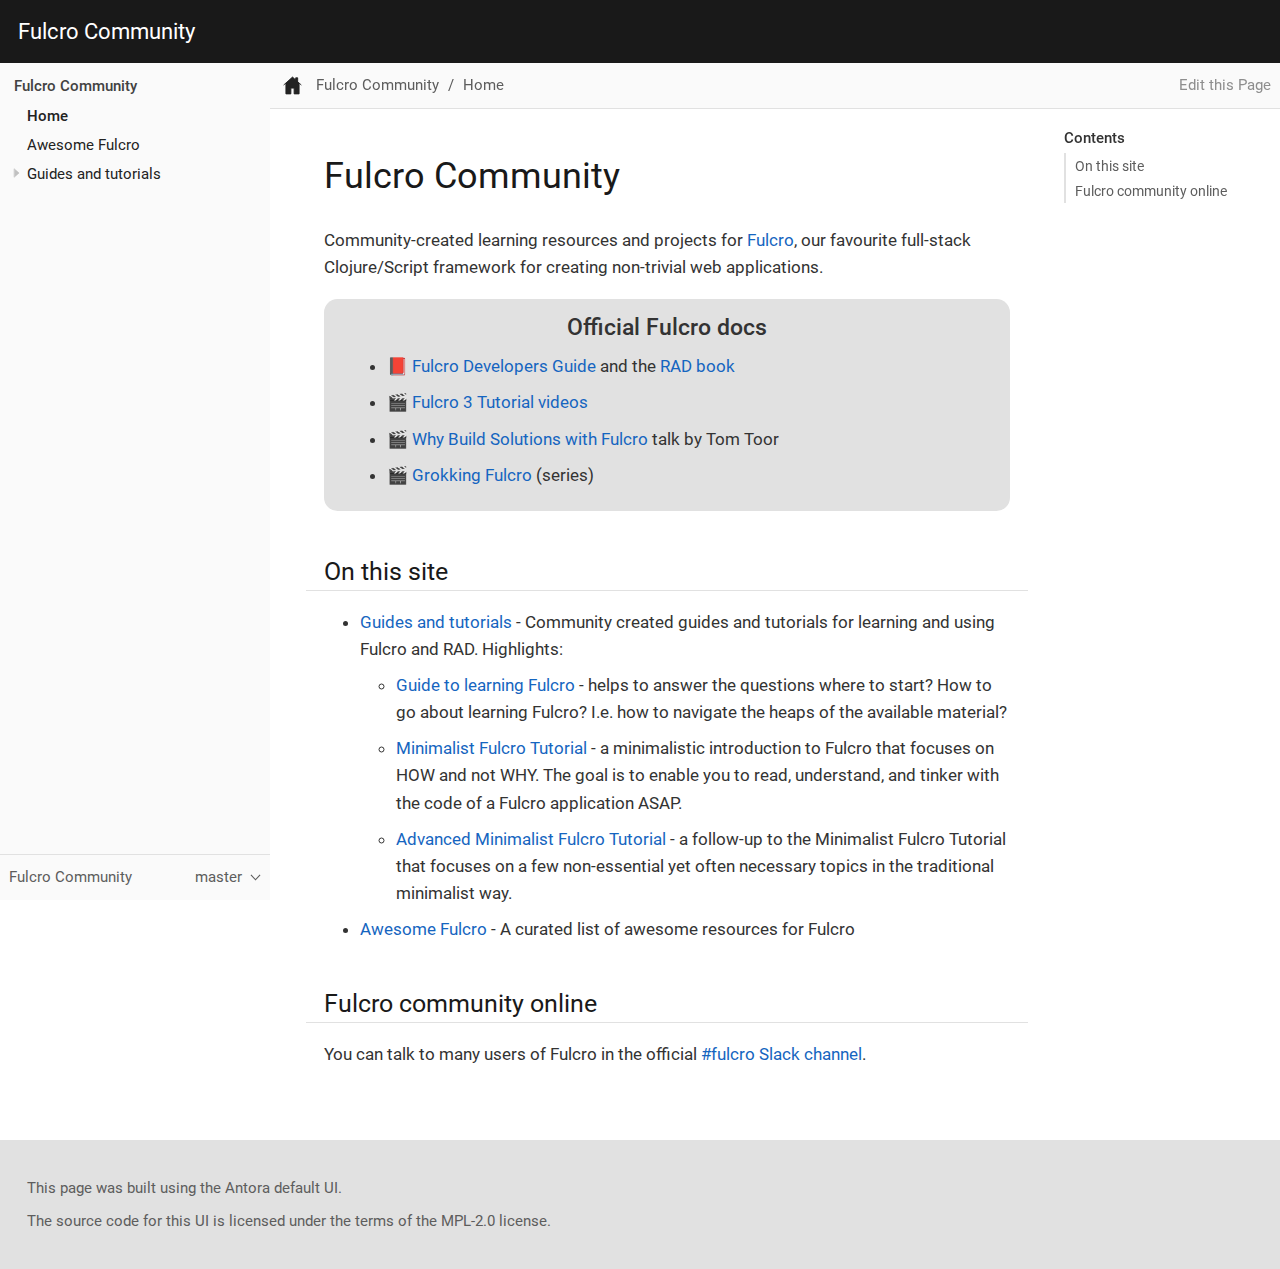
<file: index.html>
<!DOCTYPE html>
<meta charset="utf-8">
<link rel="canonical" href="https://fulcro-community.github.io/main/index.html">
<script>location="main/index.html"</script>
<meta http-equiv="refresh" content="0; url=main/index.html">
<meta name="robots" content="noindex">
<title>Redirect Notice</title>
<h1>Redirect Notice</h1>
<p>The page you requested has been relocated to <a href="main/index.html">https://fulcro-community.github.io/main/index.html</a>.</p>
</file>
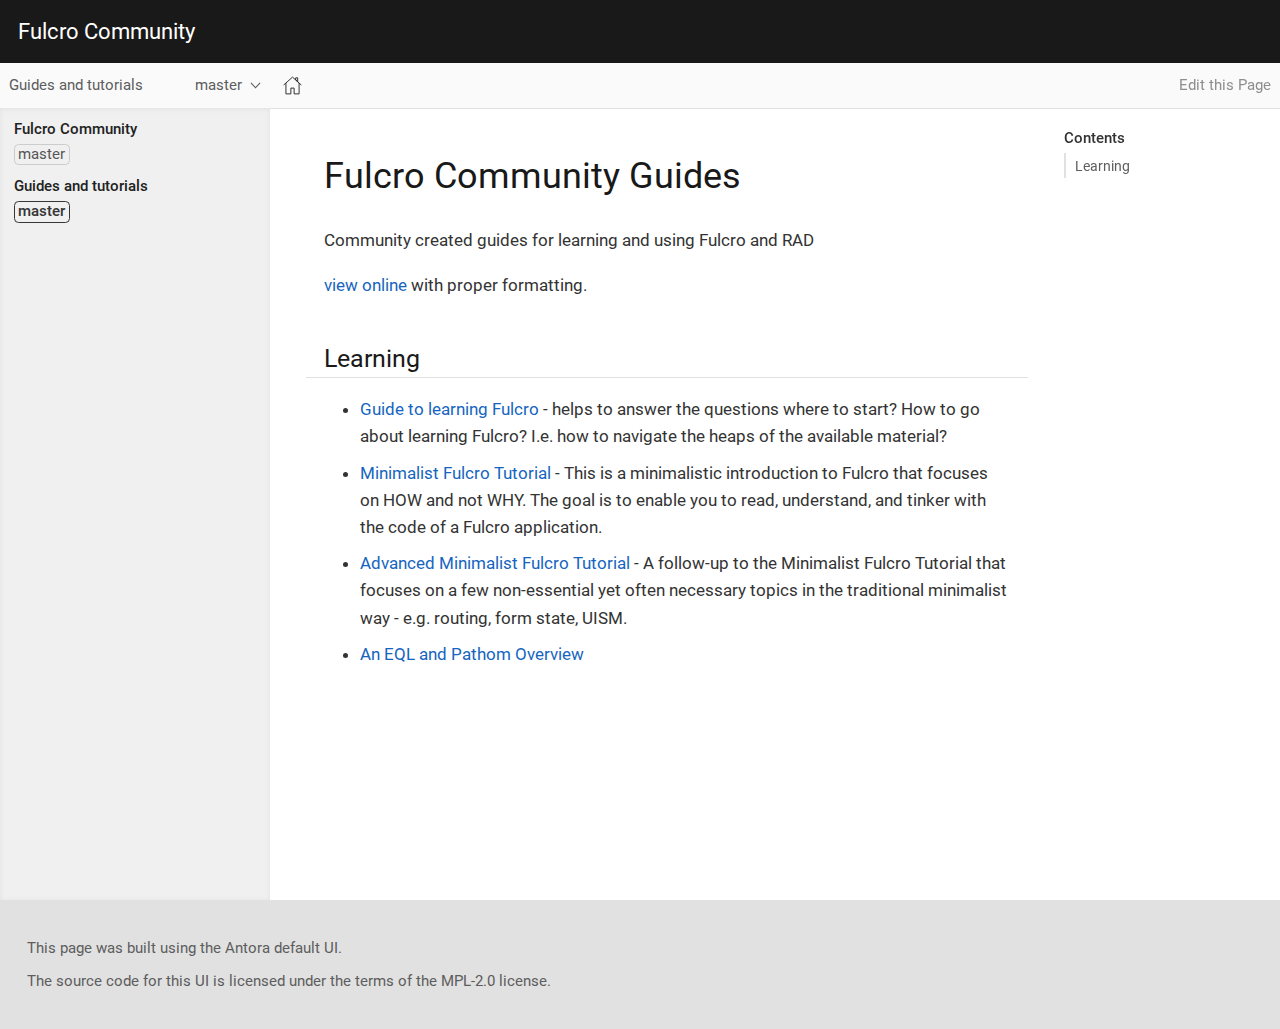
<file: guides/index.html>
<!DOCTYPE html>
<html lang="en">
  <head>
    <meta charset="utf-8">
    <meta name="viewport" content="width=device-width,initial-scale=1">
    <title>Fulcro Community Guides :: Fulcro Community</title>
    <link rel="canonical" href="https://fulcro-community.github.io/guides/index.html">
    <meta name="generator" content="Antora 2.3.4">
    <link rel="stylesheet" href="../_/css/site.css">
    <script>var uiRootPath = '../_'</script>
  </head>
  <body class="article">
<header class="header">
  <nav class="navbar">
    <div class="navbar-brand">
      <a class="navbar-item" href="https://fulcro-community.github.io">Fulcro Community</a>
      <button class="navbar-burger" data-target="topbar-nav">
        <span></span>
        <span></span>
        <span></span>
      </button>
    </div>
    </div>
  </nav>
</header>
<div class="body">
<div class="nav-container" data-component="guides" data-version="master">
  <aside class="nav">
    <div class="panels">
<div class="nav-panel-explore is-active" data-panel="explore">
  <div class="context">
    <span class="title">Guides and tutorials</span>
    <span class="version">master</span>
  </div>
  <ul class="components">
    <li class="component">
      <a class="title" href="../main/index.html">Fulcro Community</a>
      <ul class="versions">
        <li class="version is-latest">
          <a href="../main/index.html">master</a>
        </li>
      </ul>
    </li>
    <li class="component is-current">
      <a class="title" href="index.html">Guides and tutorials</a>
      <ul class="versions">
        <li class="version is-current is-latest">
          <a href="index.html">master</a>
        </li>
      </ul>
    </li>
  </ul>
</div>
    </div>
  </aside>
</div>
<main class="article">
<div class="toolbar" role="navigation">
<button class="nav-toggle"></button>
  <a href="../main/index.html" class="home-link"></a>
<nav class="breadcrumbs" aria-label="breadcrumbs">
</nav>
  <div class="edit-this-page"><a href="https://github.com/fulcro-community/guides/edit/master/modules/ROOT/pages/index.adoc">Edit this Page</a></div>
  </div>
  <div class="content">
<aside class="toc sidebar" data-title="Contents" data-levels="2">
  <div class="toc-menu"></div>
</aside>
<article class="doc">
<h1 class="page">Fulcro Community Guides</h1>
<div id="preamble">
<div class="sectionbody">
<div class="paragraph">
<p>Community created guides for learning and using Fulcro and RAD</p>
</div>
<div class="paragraph">
<p><a href="https://fulcro-community.github.io/guides">view online</a> with proper formatting.</p>
</div>
</div>
</div>
<div class="sect1">
<h2 id="_learning"><a class="anchor" href="#_learning"></a>Learning</h2>
<div class="sectionbody">
<div class="ulist">
<ul>
<li>
<p><a href="guide-learning-fulcro/index.html" class="page">Guide to learning Fulcro</a> - helps to answer the questions where to start? How to go about learning Fulcro? I.e. how to navigate the heaps of the available material?</p>
</li>
<li>
<p><a href="tutorial-minimalist-fulcro/index.html" class="page">Minimalist Fulcro Tutorial</a> - This is a minimalistic introduction to Fulcro that focuses on HOW and not WHY. The goal is to enable you to read, understand, and tinker with the code of a Fulcro application.</p>
</li>
<li>
<p><a href="tutorial-advanced-minimalist-fulcro/index.html" class="page">Advanced Minimalist Fulcro Tutorial</a> - A follow-up to the Minimalist Fulcro Tutorial that focuses on a few non-essential yet often necessary topics in the traditional minimalist way - e.g. routing, form state, UISM.</p>
</li>
<li>
<p><a href="tutorial-eql-pathom-overview/index.html" class="page">An EQL and Pathom Overview</a></p>
</li>
</ul>
</div>
</div>
</div>
</article>
  </div>
</main>
</div>
<footer class="footer">
  <p>This page was built using the Antora default UI.</p>
  <p>The source code for this UI is licensed under the terms of the MPL-2.0 license.</p>
</footer>
<script src="../_/js/site.js"></script>
<script async src="../_/js/vendor/highlight.js"></script>
  </body>
</html>
</file>
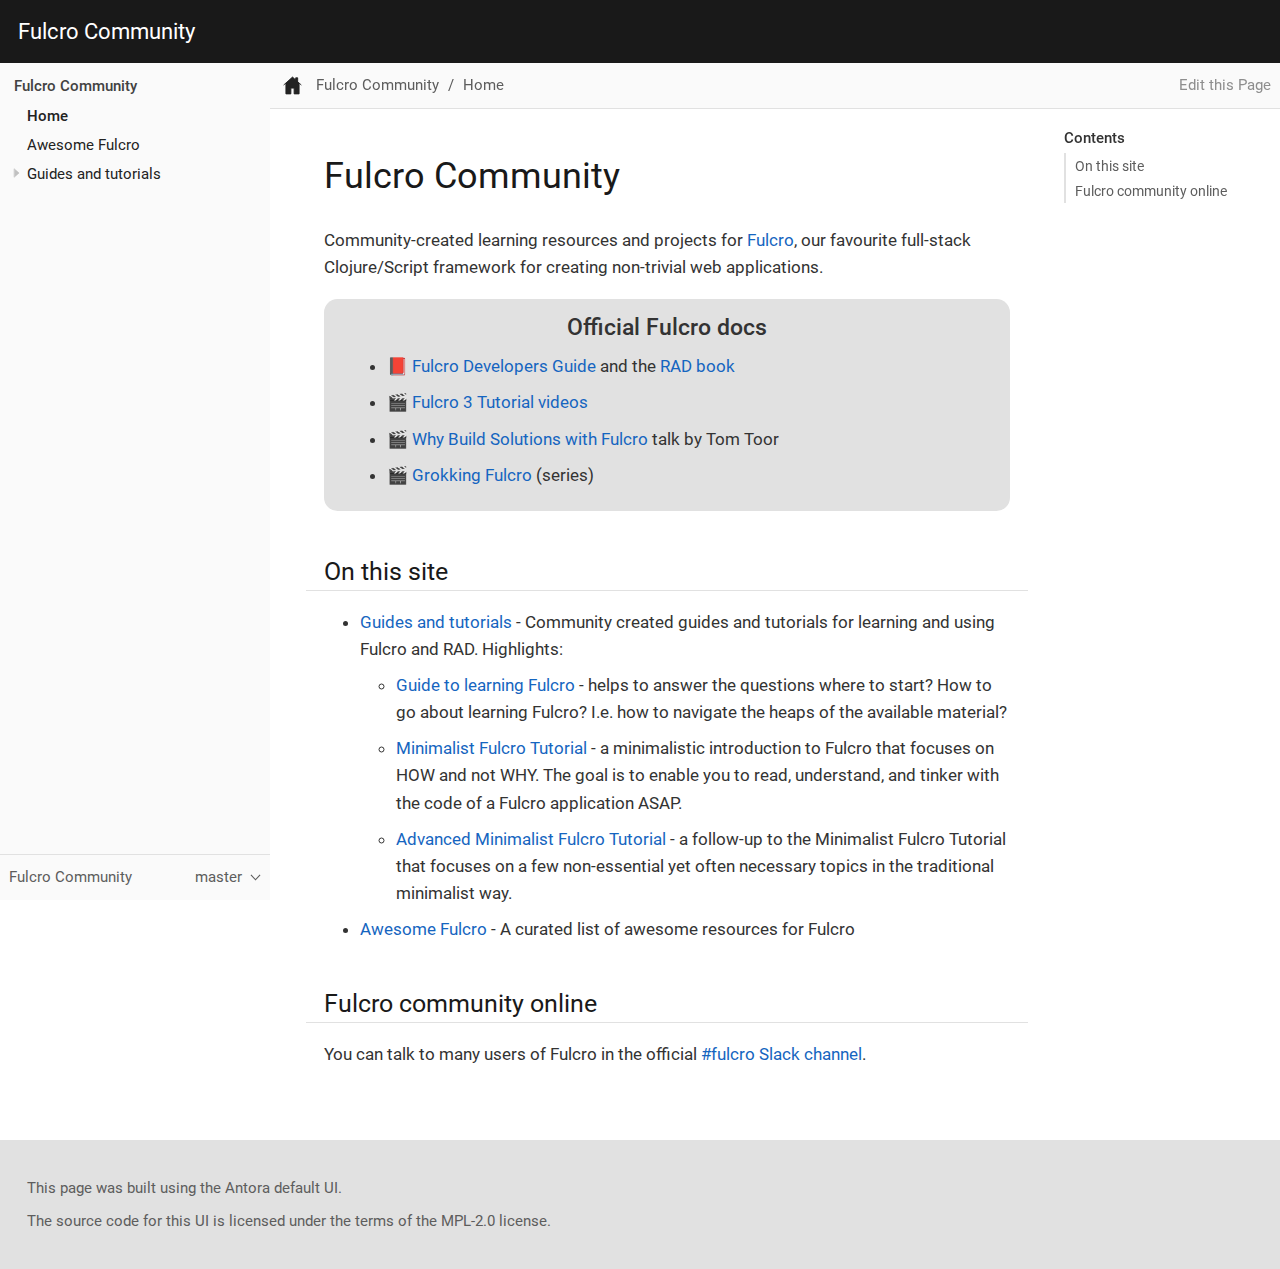
<file: main/index.html>
<!DOCTYPE html>
<html lang="en">
  <head>
    <meta charset="utf-8">
    <meta name="viewport" content="width=device-width,initial-scale=1">
    <title>Fulcro Community :: Fulcro Community</title>
    <link rel="canonical" href="https://fulcro-community.github.io/main/index.html">
    <meta name="description" content="Community-created learning resources and projects for Fulcro">
    <meta name="generator" content="Antora 2.3.4">
    <link rel="stylesheet" href="../_/css/site.css">
    <script>var uiRootPath = '../_'</script>
  </head>
  <body class="article">
<header class="header">
  <nav class="navbar">
    <div class="navbar-brand">
      <a class="navbar-item" href="https://fulcro-community.github.io">Fulcro Community</a>
      <button class="navbar-burger" data-target="topbar-nav">
        <span></span>
        <span></span>
        <span></span>
      </button>
    </div>
    </div>
  </nav>
</header>
<div class="body">
<div class="nav-container" data-component="main" data-version="master">
  <aside class="nav">
    <div class="panels">
<div class="nav-panel-menu is-active" data-panel="menu">
  <nav class="nav-menu">
    <h3 class="title"><a href="index.html">Fulcro Community</a></h3>
<ul class="nav-list">
  <li class="nav-item" data-depth="0">
<ul class="nav-list">
  <li class="nav-item is-current-page" data-depth="1">
    <a class="nav-link" href="index.html">Home</a>
  </li>
  <li class="nav-item" data-depth="1">
    <a class="nav-link" href="awesome-fulcro/README.html">Awesome Fulcro</a>
  </li>
  <li class="nav-item" data-depth="1">
    <button class="nav-item-toggle"></button>
    <a class="nav-link" href="../guides/index.html">Guides and tutorials</a>
<ul class="nav-list">
  <li class="nav-item" data-depth="2">
    <a class="nav-link" href="../guides/guide-learning-fulcro/index.html">Guide to learning Fulcro</a>
  </li>
  <li class="nav-item" data-depth="2">
    <a class="nav-link" href="../guides/tutorial-minimalist-fulcro/index.html">Minimalist Fulcro Tutorial</a>
  </li>
  <li class="nav-item" data-depth="2">
    <a class="nav-link" href="../guides/tutorial-advanced-minimalist-fulcro/index.html">Advanced Minimalist Fulcro Tutorial</a>
  </li>
</ul>
  </li>
</ul>
  </li>
</ul>
  </nav>
</div>
<div class="nav-panel-explore" data-panel="explore">
  <div class="context">
    <span class="title">Fulcro Community</span>
    <span class="version">master</span>
  </div>
  <ul class="components">
    <li class="component is-current">
      <a class="title" href="index.html">Fulcro Community</a>
      <ul class="versions">
        <li class="version is-current is-latest">
          <a href="index.html">master</a>
        </li>
      </ul>
    </li>
    <li class="component">
      <a class="title" href="../guides/index.html">Guides and tutorials</a>
      <ul class="versions">
        <li class="version is-latest">
          <a href="../guides/index.html">master</a>
        </li>
      </ul>
    </li>
  </ul>
</div>
    </div>
  </aside>
</div>
<main class="article">
<div class="toolbar" role="navigation">
<button class="nav-toggle"></button>
  <a href="index.html" class="home-link is-current"></a>
<nav class="breadcrumbs" aria-label="breadcrumbs">
  <ul>
    <li><a href="index.html">Fulcro Community</a></li>
    <li><a href="index.html">Home</a></li>
  </ul>
</nav>
  <div class="edit-this-page"><a href="https://github.com/fulcro-community/fulcro-community.github.io/edit/master/modules/ROOT/pages/index.adoc">Edit this Page</a></div>
  </div>
  <div class="content">
<aside class="toc sidebar" data-title="Contents" data-levels="2">
  <div class="toc-menu"></div>
</aside>
<article class="doc">
<h1 class="page">Fulcro Community</h1>
<div id="preamble">
<div class="sectionbody">
<div class="paragraph">
<p>Community-created learning resources and projects for <a href="https://fulcro.fulcrologic.com/">Fulcro</a>, our favourite full-stack Clojure/Script framework for creating non-trivial web applications.</p>
</div>
<div class="sidebarblock">
<div class="content">
<div class="title">Official Fulcro docs</div>
<div class="ulist">
<ul>
<li>
<p>📕 <a href="https://book.fulcrologic.com/">Fulcro Developers Guide</a> and the <a href="http://book.fulcrologic.com/RAD.html">RAD book</a></p>
</li>
<li>
<p>🎬 <a href="https://www.youtube.com/playlist?list=PLVi9lDx-4C_T7jkihlQflyqGqU4xVtsfi">Fulcro 3 Tutorial videos</a></p>
</li>
<li>
<p>🎬 <a href="https://www.youtube.com/watch?v=PMbGhgVf9Do">Why Build Solutions with Fulcro</a> talk by Tom Toor</p>
</li>
<li>
<p>🎬 <a href="https://www.youtube.com/playlist?list=PLVi9lDx-4C_TBRiHfjnjXaK2J3BIUDPnf">Grokking Fulcro</a> (series)</p>
</li>
</ul>
</div>
</div>
</div>
</div>
</div>
<div class="sect1">
<h2 id="_on_this_site"><a class="anchor" href="#_on_this_site"></a>On this site</h2>
<div class="sectionbody">
<div class="ulist">
<ul>
<li>
<p><a href="https://fulcro-community.github.io/guides/">Guides and tutorials</a> - Community created guides and tutorials for learning and using Fulcro and RAD. Highlights:</p>
<div class="ulist">
<ul>
<li>
<p><a href="../guides/guide-learning-fulcro/index.html" class="page">Guide to learning Fulcro</a> - helps to answer the questions where to start? How to go about learning Fulcro? I.e. how to navigate the heaps of the available material?</p>
</li>
<li>
<p><a href="../guides/tutorial-minimalist-fulcro/index.html" class="page">Minimalist Fulcro Tutorial</a> - a minimalistic introduction to Fulcro that focuses on HOW and not WHY. The goal is to enable you to read, understand, and tinker with the code of a Fulcro application ASAP.</p>
</li>
<li>
<p><a href="../guides/tutorial-advanced-minimalist-fulcro/index.html" class="page">Advanced Minimalist Fulcro Tutorial</a> - a follow-up to the Minimalist Fulcro Tutorial that focuses on a few non-essential yet often necessary topics in the traditional minimalist way.</p>
</li>
</ul>
</div>
</li>
<li>
<p><a href="awesome-fulcro/README.html" class="page">Awesome Fulcro</a> - A curated list of awesome resources for Fulcro</p>
</li>
</ul>
</div>
</div>
</div>
<div class="sect1">
<h2 id="_fulcro_community_online"><a class="anchor" href="#_fulcro_community_online"></a>Fulcro community online</h2>
<div class="sectionbody">
<div class="paragraph">
<p>You can talk to many users of Fulcro in the official <a href="https://clojurians.slack.com/archives/C68M60S4F">#fulcro Slack channel</a>.</p>
</div>
</div>
</div>
</article>
  </div>
</main>
</div>
<footer class="footer">
  <p>This page was built using the Antora default UI.</p>
  <p>The source code for this UI is licensed under the terms of the MPL-2.0 license.</p>
</footer>
<script src="../_/js/site.js"></script>
<script async src="../_/js/vendor/highlight.js"></script>
  </body>
</html>
</file>
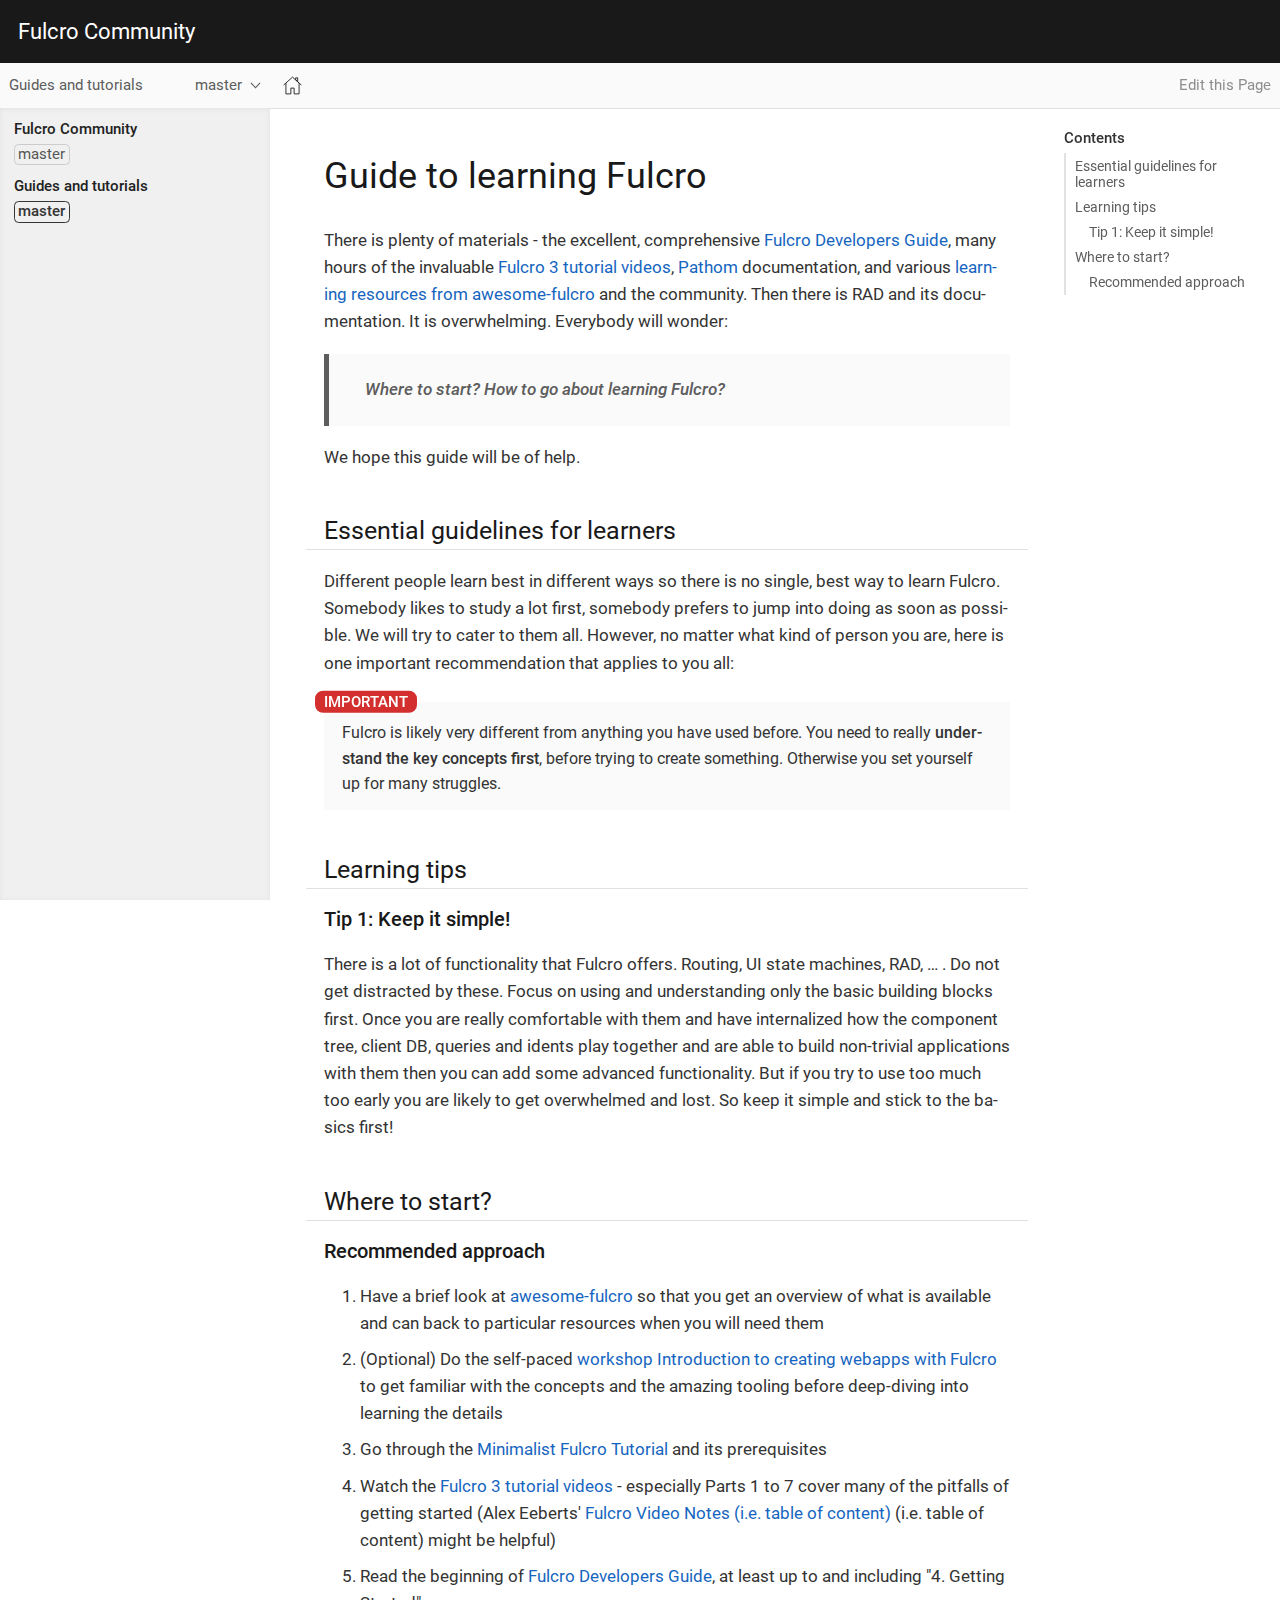
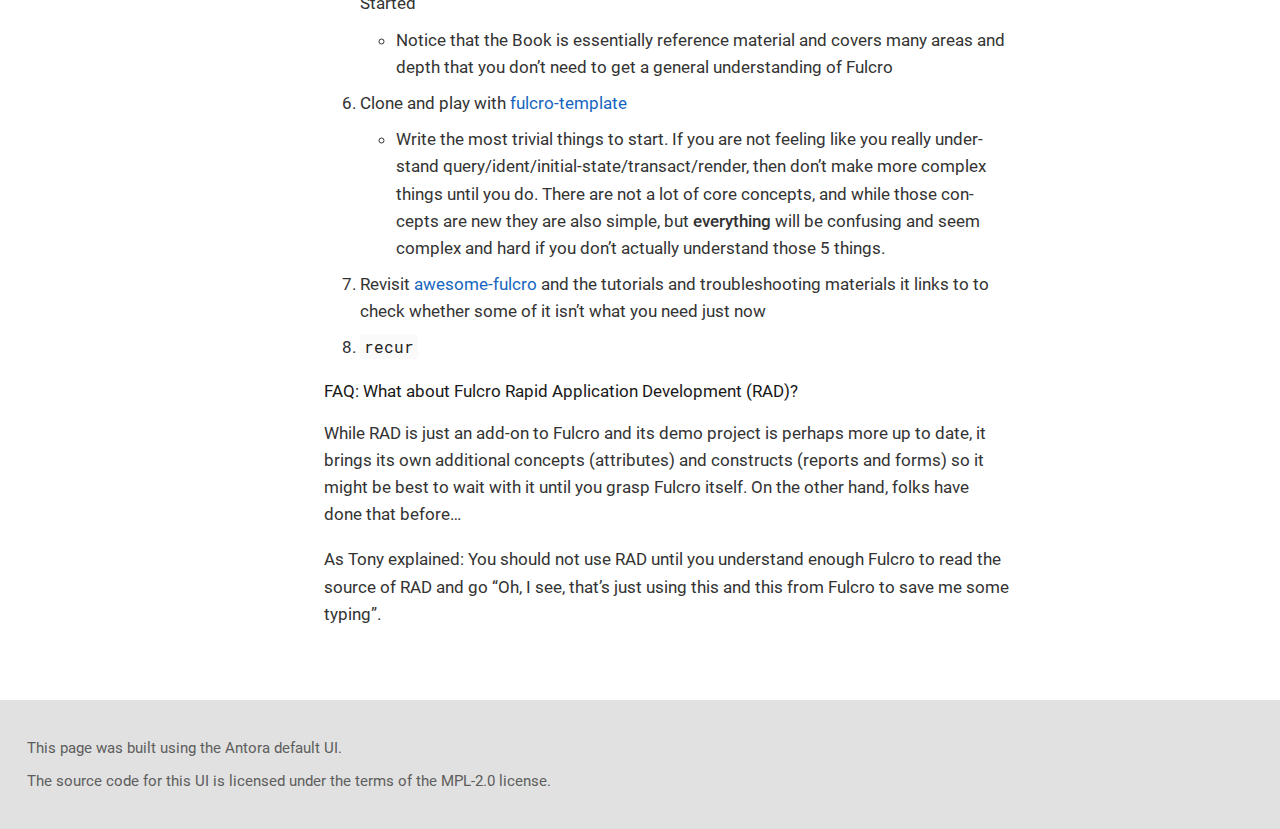
<file: guides/guide-learning-fulcro/index.html>
<!DOCTYPE html>
<html lang="en">
  <head>
    <meta charset="utf-8">
    <meta name="viewport" content="width=device-width,initial-scale=1">
    <title>Guide to learning Fulcro :: Fulcro Community</title>
    <link rel="canonical" href="https://fulcro-community.github.io/guides/guide-learning-fulcro/index.html">
    <meta name="generator" content="Antora 2.3.4">
    <link rel="stylesheet" href="../../_/css/site.css">
    <script>var uiRootPath = '../../_'</script>
  </head>
  <body class="article">
<header class="header">
  <nav class="navbar">
    <div class="navbar-brand">
      <a class="navbar-item" href="https://fulcro-community.github.io">Fulcro Community</a>
      <button class="navbar-burger" data-target="topbar-nav">
        <span></span>
        <span></span>
        <span></span>
      </button>
    </div>
    </div>
  </nav>
</header>
<div class="body">
<div class="nav-container" data-component="guides" data-version="master">
  <aside class="nav">
    <div class="panels">
<div class="nav-panel-explore is-active" data-panel="explore">
  <div class="context">
    <span class="title">Guides and tutorials</span>
    <span class="version">master</span>
  </div>
  <ul class="components">
    <li class="component">
      <a class="title" href="../../main/index.html">Fulcro Community</a>
      <ul class="versions">
        <li class="version is-latest">
          <a href="../../main/index.html">master</a>
        </li>
      </ul>
    </li>
    <li class="component is-current">
      <a class="title" href="../index.html">Guides and tutorials</a>
      <ul class="versions">
        <li class="version is-current is-latest">
          <a href="../index.html">master</a>
        </li>
      </ul>
    </li>
  </ul>
</div>
    </div>
  </aside>
</div>
<main class="article">
<div class="toolbar" role="navigation">
<button class="nav-toggle"></button>
  <a href="../../main/index.html" class="home-link"></a>
<nav class="breadcrumbs" aria-label="breadcrumbs">
</nav>
  <div class="edit-this-page"><a href="https://github.com/fulcro-community/guides/edit/master/modules/guide-learning-fulcro/pages/index.adoc">Edit this Page</a></div>
  </div>
  <div class="content">
<aside class="toc sidebar" data-title="Contents" data-levels="2">
  <div class="toc-menu"></div>
</aside>
<article class="doc">
<h1 class="page">Guide to learning Fulcro</h1>
<div id="preamble">
<div class="sectionbody">
<div class="paragraph">
<p>There is plenty of materials - the excellent, comprehensive <a href="https://book.fulcrologic.com/">Fulcro Developers Guide</a>, many hours of the invaluable <a href="https://www.youtube.com/playlist?list=PLVi9lDx-4C_T7jkihlQflyqGqU4xVtsfi">Fulcro 3 tutorial videos</a>, <a href="https://github.com/wilkerlucio/pathom">Pathom</a> documentation, and various <a href="https://github.com/fulcro-community/awesome-fulcro#learning">learning resources from awesome-fulcro</a> and the community. Then there is RAD and its documentation. It is overwhelming. Everybody will wonder:</p>
</div>
<div class="quoteblock">
<blockquote>
<div class="paragraph">
<p><strong>Where to start? How to go about learning Fulcro?</strong></p>
</div>
</blockquote>
</div>
<div class="paragraph">
<p>We hope this guide will be of help.</p>
</div>
</div>
</div>
<div class="sect1">
<h2 id="_essential_guidelines_for_learners"><a class="anchor" href="#_essential_guidelines_for_learners"></a>Essential guidelines for learners</h2>
<div class="sectionbody">
<div class="paragraph">
<p>Different people learn best in different ways so there is no single, best way to learn Fulcro. Somebody likes to study a lot first, somebody prefers to jump into doing as soon as possible. We will try to cater to them all. However, no matter what kind of person you are, here is one important recommendation that applies to you all:</p>
</div>
<div class="admonitionblock important">
<table>
<tr>
<td class="icon">
<i class="fa icon-important" title="Important"></i>
</td>
<td class="content">
Fulcro is likely very different from anything you have used before. You need to really <strong>understand the key concepts first</strong>, before trying to create something. Otherwise you set yourself up for many struggles.
</td>
</tr>
</table>
</div>
</div>
</div>
<div class="sect1">
<h2 id="_learning_tips"><a class="anchor" href="#_learning_tips"></a>Learning tips</h2>
<div class="sectionbody">
<div class="sect2">
<h3 id="_tip_1_keep_it_simple"><a class="anchor" href="#_tip_1_keep_it_simple"></a>Tip 1: Keep it simple!</h3>
<div class="paragraph">
<p>There is a lot of functionality that Fulcro offers. Routing, UI state machines, RAD, &#8230;&#8203; . Do not get distracted by these. Focus on using and understanding only the basic building blocks first. Once you are really comfortable with them and have internalized how the component tree, client DB, queries and idents play together and are able to build non-trivial applications with them then you can add some advanced functionality. But if you try to use too much too early you are likely to get overwhelmed and lost. So keep it simple and stick to the basics first!</p>
</div>
</div>
</div>
</div>
<div class="sect1">
<h2 id="_where_to_start"><a class="anchor" href="#_where_to_start"></a>Where to start?</h2>
<div class="sectionbody">
<div class="sect2">
<h3 id="_recommended_approach"><a class="anchor" href="#_recommended_approach"></a>Recommended approach</h3>
<div class="olist arabic">
<ol class="arabic">
<li>
<p>Have a brief look at <a href="https://github.com/fulcro-community/awesome-fulcro">awesome-fulcro</a> so that you get an overview of what is available and can back to particular resources when you will need them</p>
</li>
<li>
<p>(Optional) Do the self-paced <a href="https://github.com/holyjak/fulcro-intro-wshop">workshop Introduction to creating webapps with Fulcro</a> to get familiar with the concepts and the amazing tooling before deep-diving into learning the details</p>
</li>
<li>
<p>Go through the <a href="../tutorial-minimalist-fulcro/index.html" class="page">Minimalist Fulcro Tutorial</a> and its prerequisites</p>
</li>
<li>
<p>Watch the <a href="https://www.youtube.com/playlist?list=PLVi9lDx-4C_T7jkihlQflyqGqU4xVtsfi">Fulcro 3 tutorial videos</a> - especially Parts 1 to 7 cover many of the pitfalls of getting started (Alex Eeberts' <a href="https://github.com/aeberts/fulcro-notes-public">Fulcro Video Notes (i.e. table of content)</a> (i.e. table of content) might be helpful)</p>
</li>
<li>
<p>Read the beginning of <a href="https://book.fulcrologic.com/">Fulcro Developers Guide</a>, at least up to and including "4. Getting Started"</p>
<div class="ulist">
<ul>
<li>
<p>Notice that the Book is essentially reference material and covers many areas and depth that you don’t need to get a general understanding of Fulcro</p>
</li>
</ul>
</div>
</li>
<li>
<p>Clone and play with <a href="https://github.com/fulcrologic/fulcro-template/">fulcro-template</a></p>
<div class="ulist">
<ul>
<li>
<p>Write the most trivial things to start. If you are not feeling like you really understand query/ident/initial-state/transact/render, then don’t make more complex things until you do. There are not a lot of core concepts, and while those concepts are new they are also simple, but <strong>everything</strong> will be confusing and seem complex and hard if you don’t actually understand those 5 things.</p>
</li>
</ul>
</div>
</li>
<li>
<p>Revisit <a href="https://github.com/fulcro-community/awesome-fulcro">awesome-fulcro</a> and the tutorials and troubleshooting materials it links to to check whether some of it isn&#8217;t what you need just now</p>
</li>
<li>
<p><code>recur</code></p>
</li>
</ol>
</div>
<div class="sect3">
<h4 id="_faq_what_about_fulcro_rapid_application_development_rad"><a class="anchor" href="#_faq_what_about_fulcro_rapid_application_development_rad"></a>FAQ: What about Fulcro Rapid Application Development (RAD)?</h4>
<div class="paragraph">
<p>While RAD is just an add-on to Fulcro and its demo project is perhaps more up to date, it brings its own additional concepts (attributes) and constructs (reports and forms) so it might be best to wait with it until you grasp Fulcro itself. On the other hand, folks have done that before&#8230;&#8203;</p>
</div>
<div class="paragraph">
<p>As Tony explained: You should not use RAD until you understand enough Fulcro to read the source of RAD and go “Oh, I see, that’s just using this and this from Fulcro to save me some typing”.</p>
</div>
</div>
</div>
</div>
</div>
</article>
  </div>
</main>
</div>
<footer class="footer">
  <p>This page was built using the Antora default UI.</p>
  <p>The source code for this UI is licensed under the terms of the MPL-2.0 license.</p>
</footer>
<script src="../../_/js/site.js"></script>
<script async src="../../_/js/vendor/highlight.js"></script>
  </body>
</html>
</file>
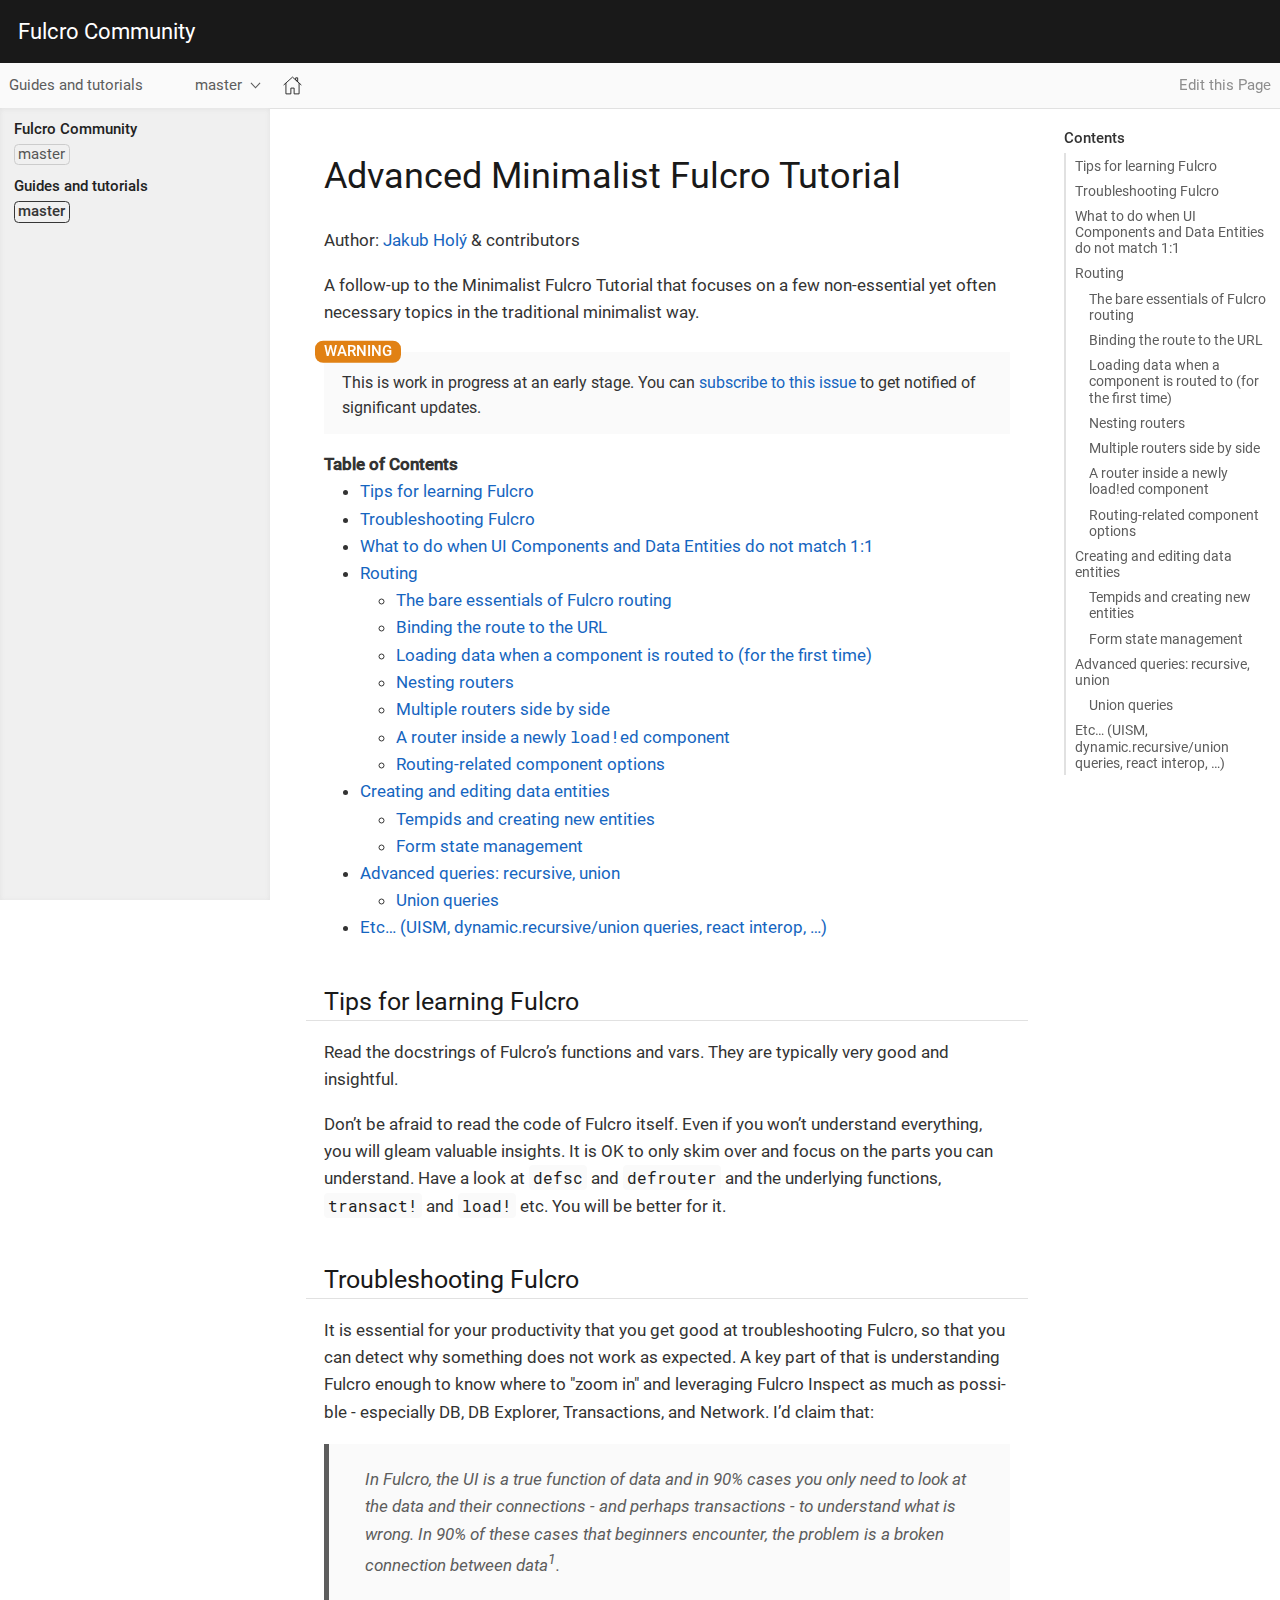
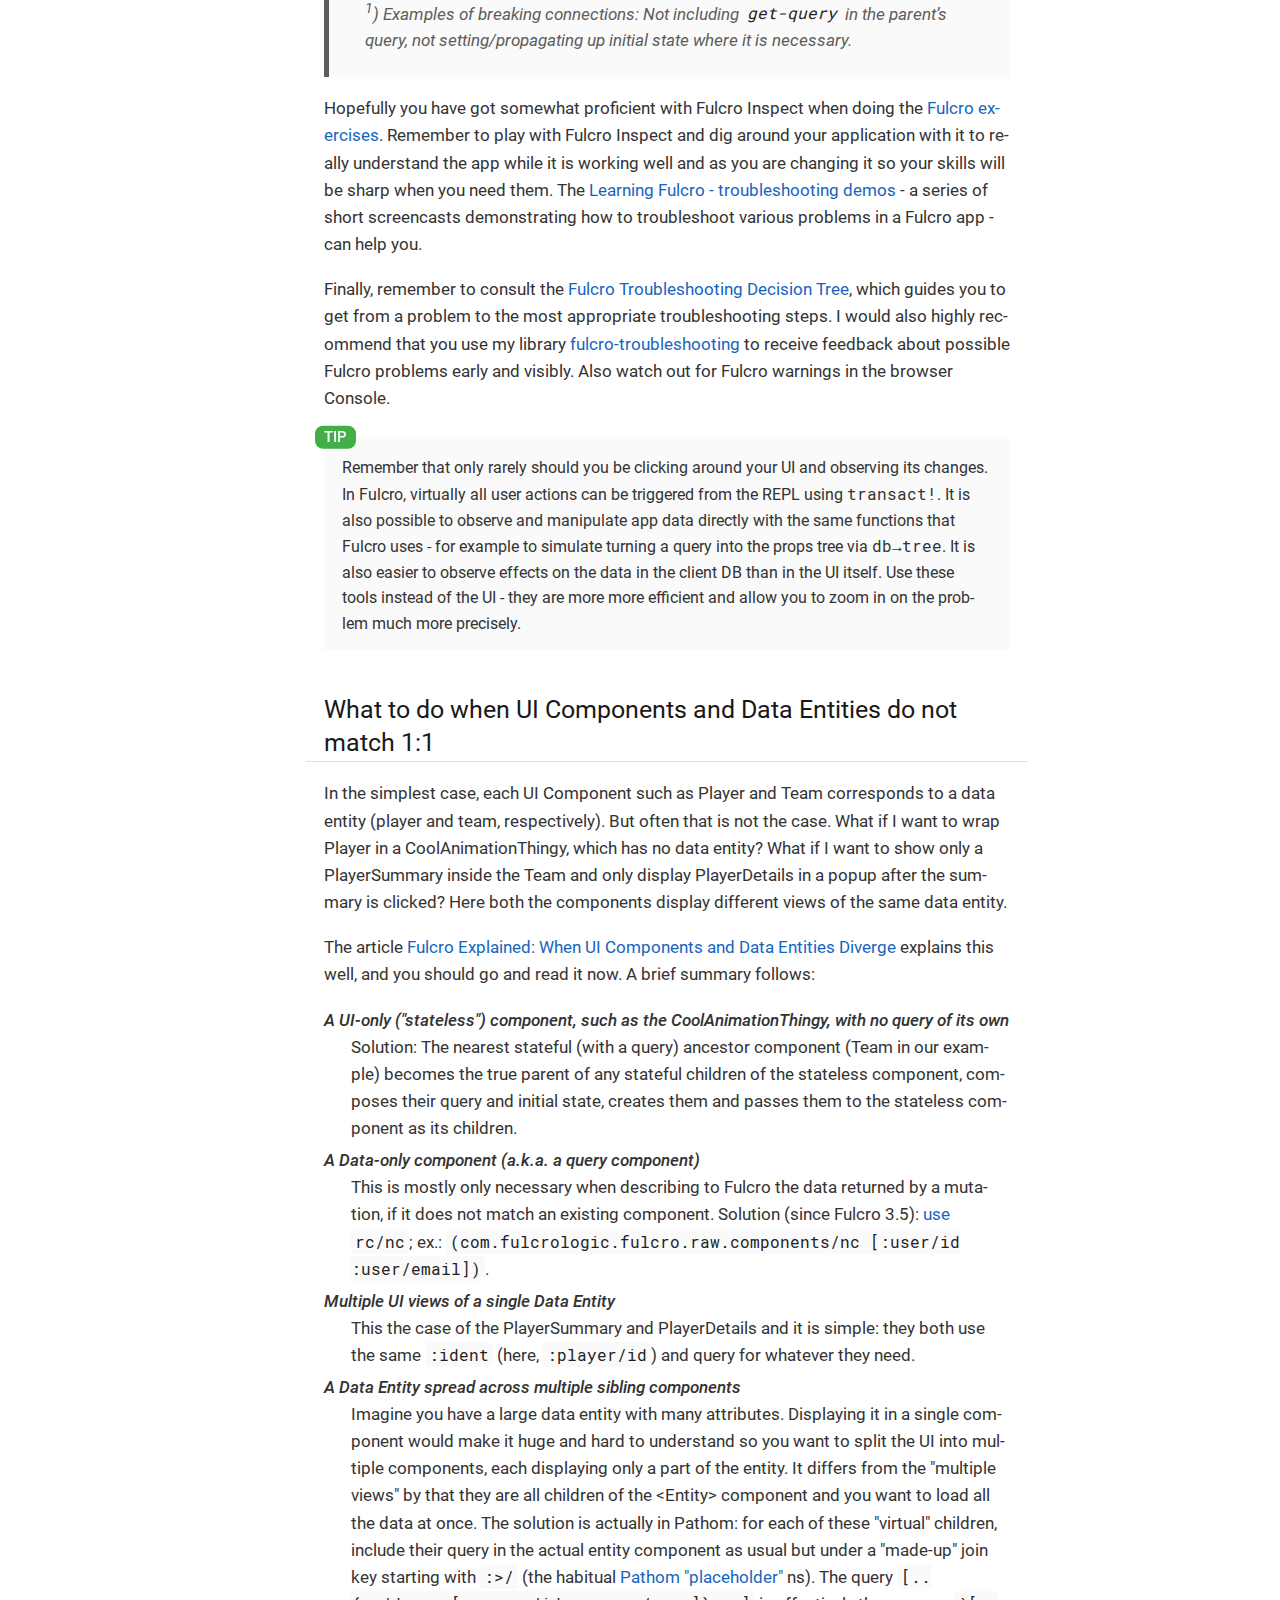
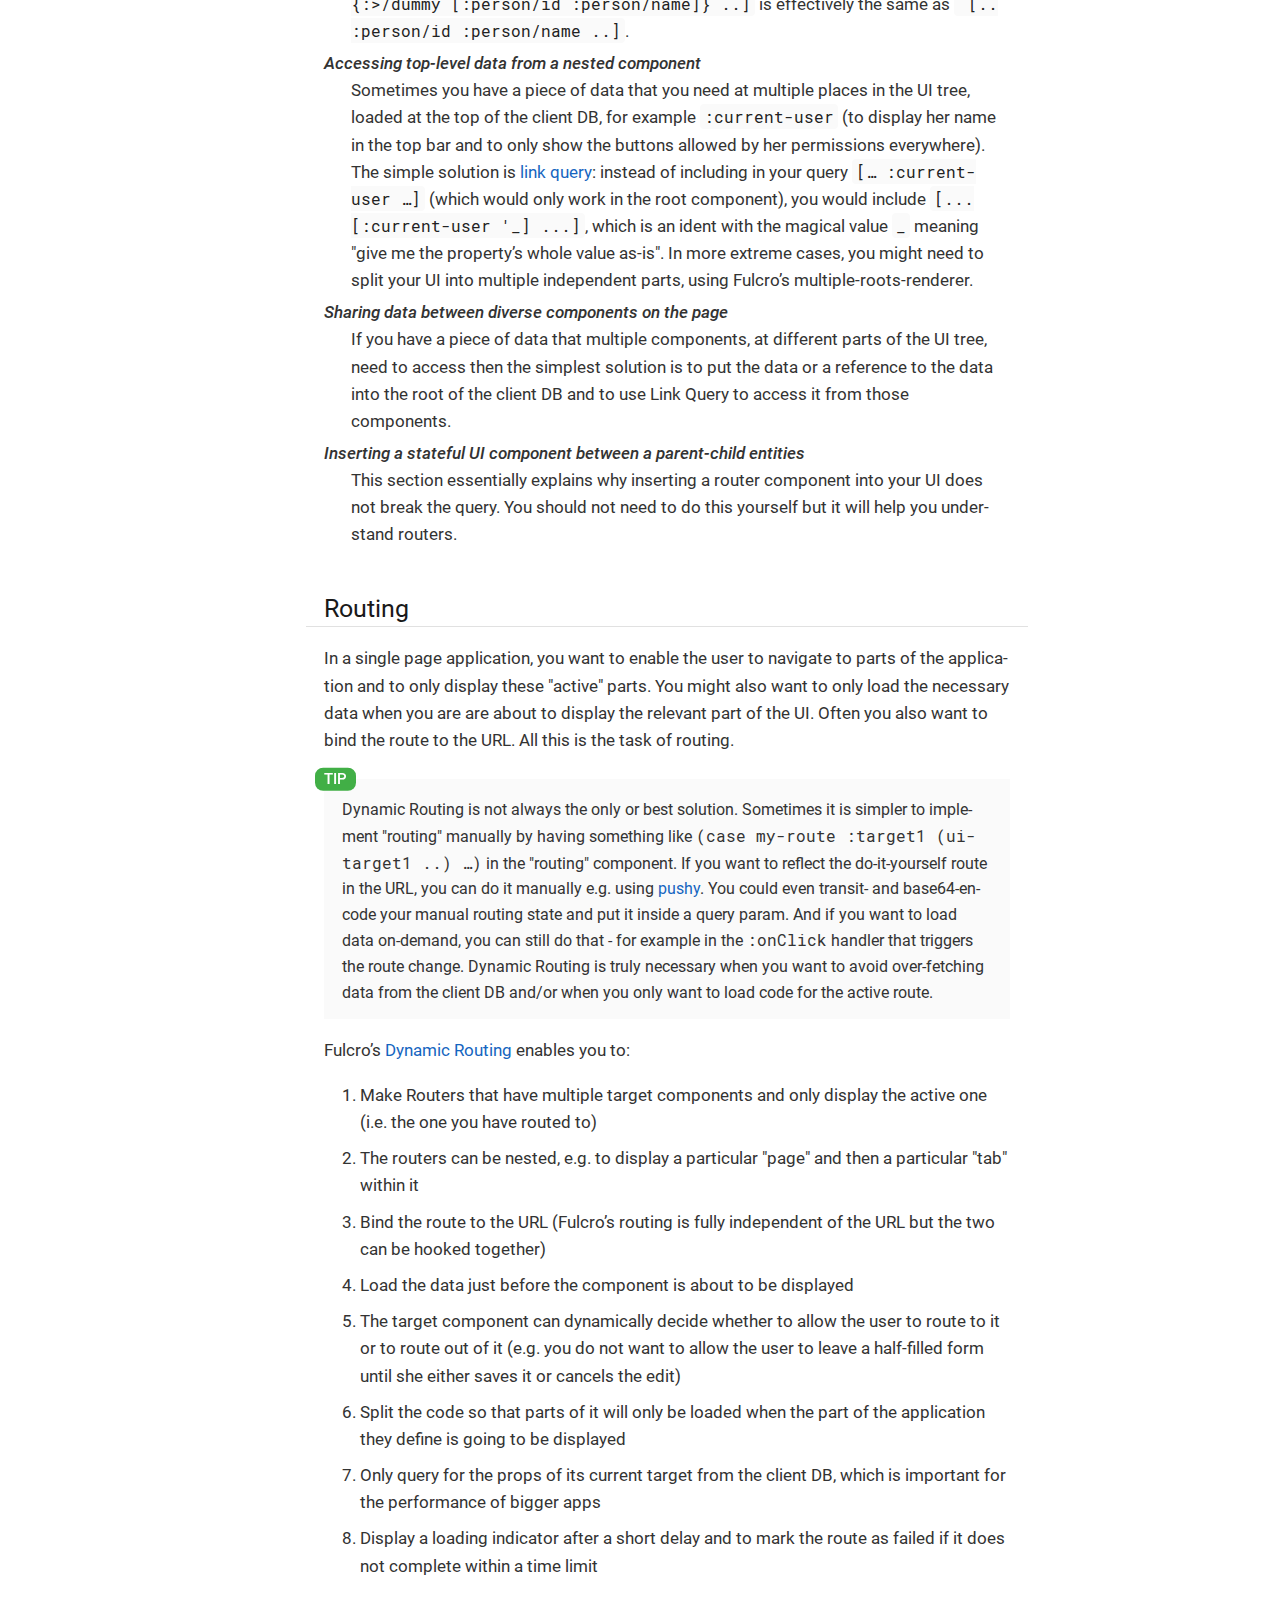
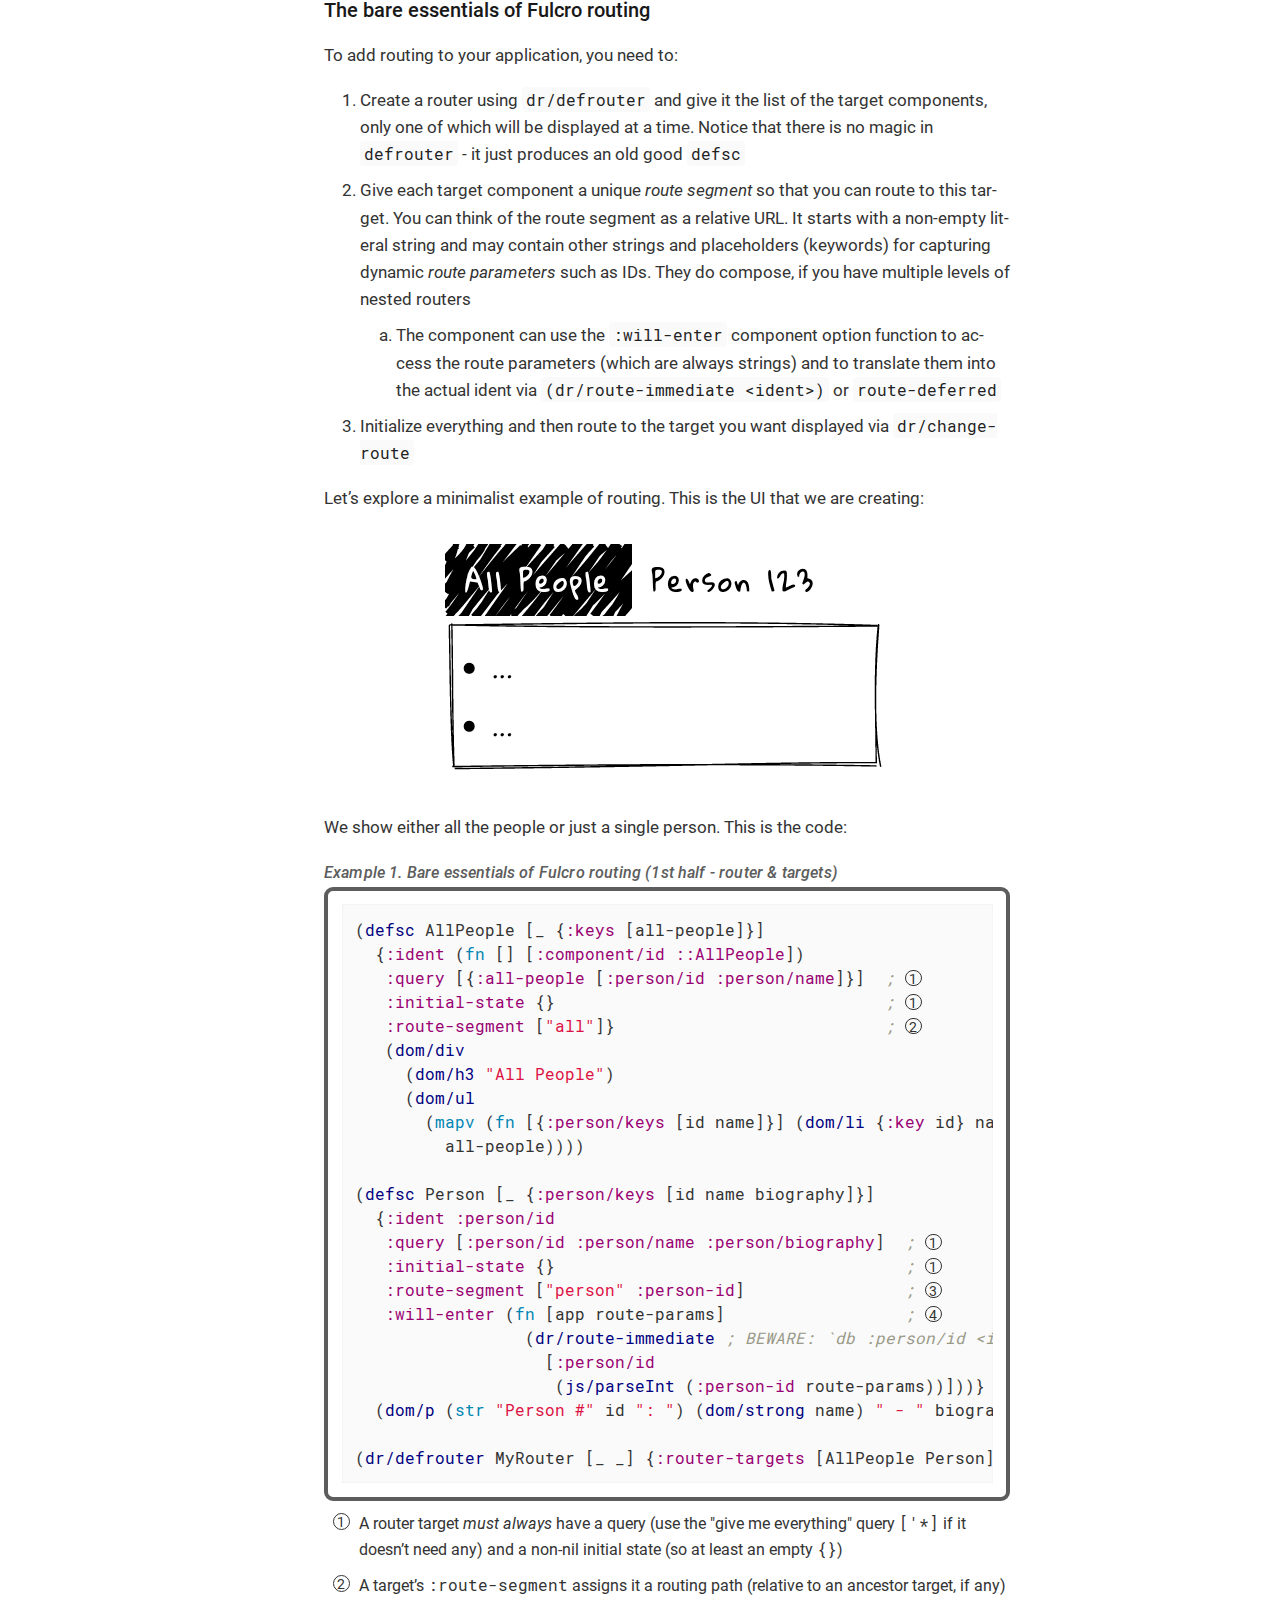
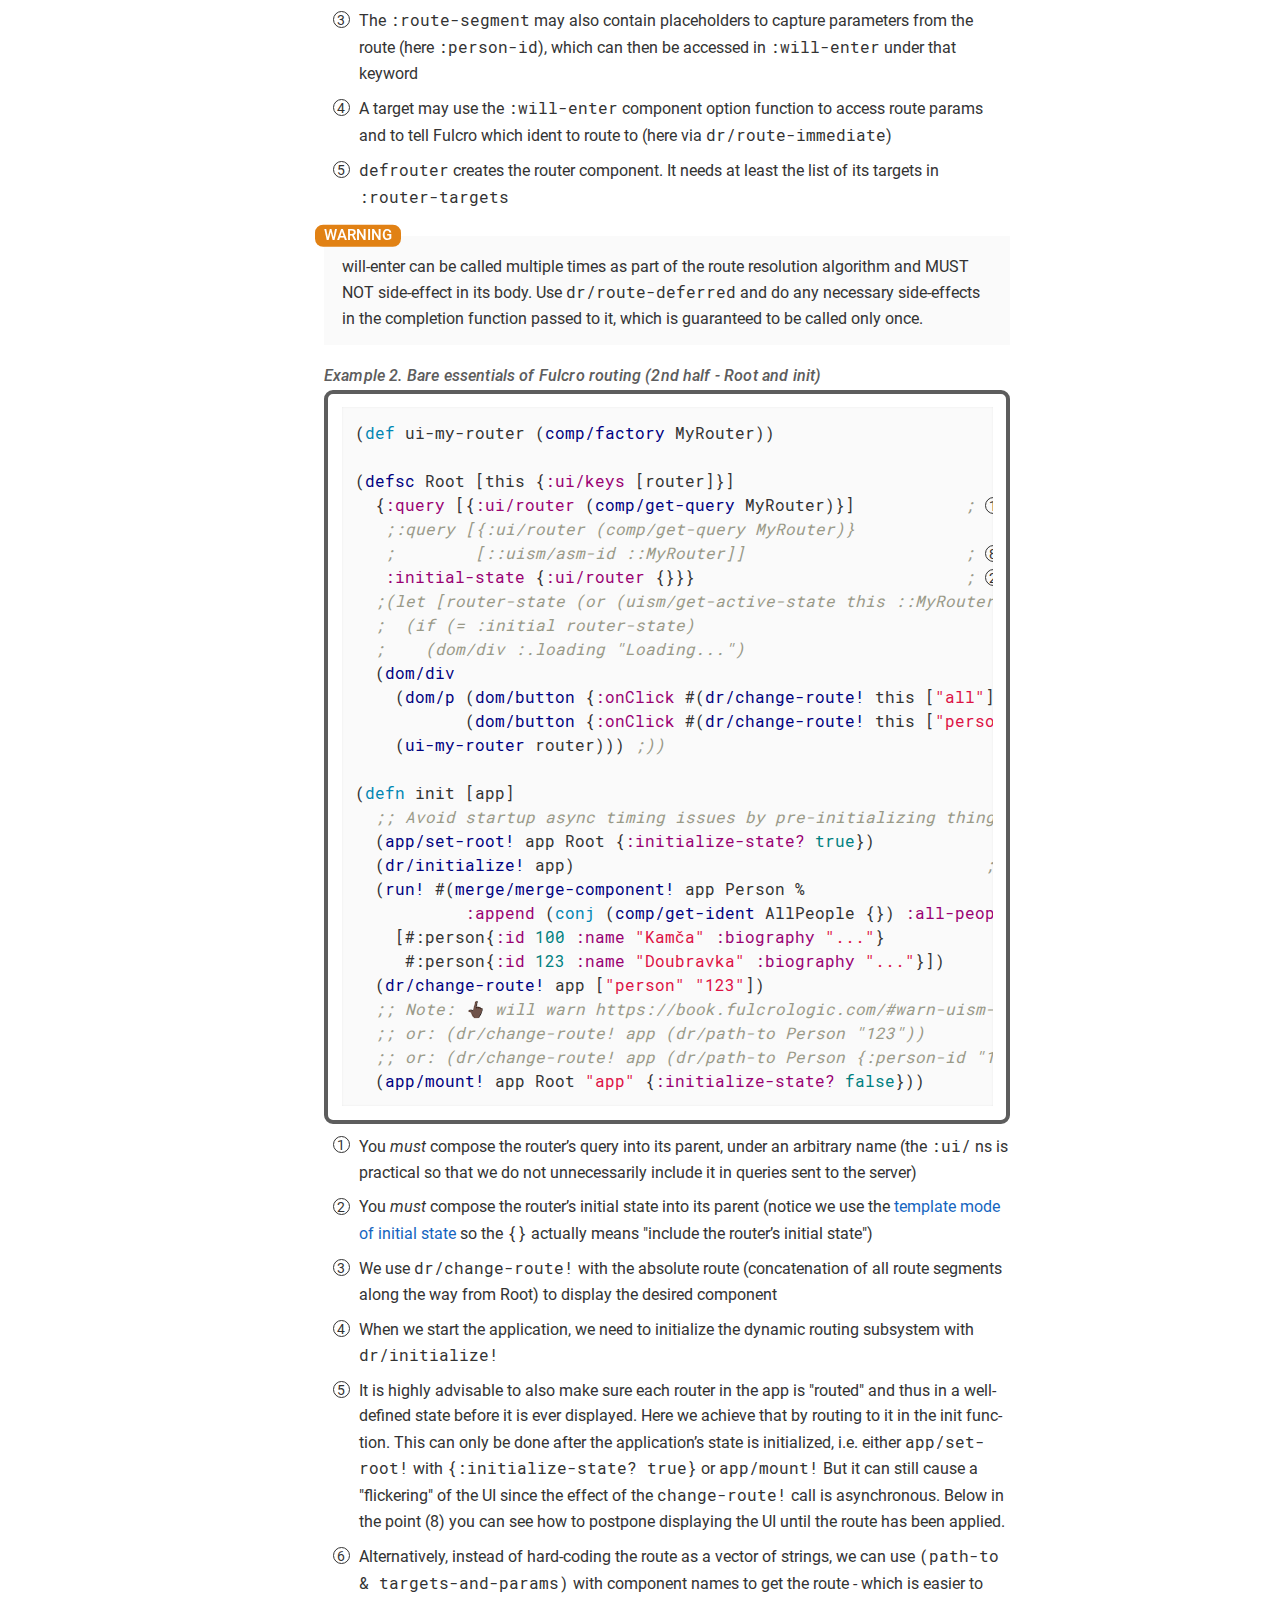
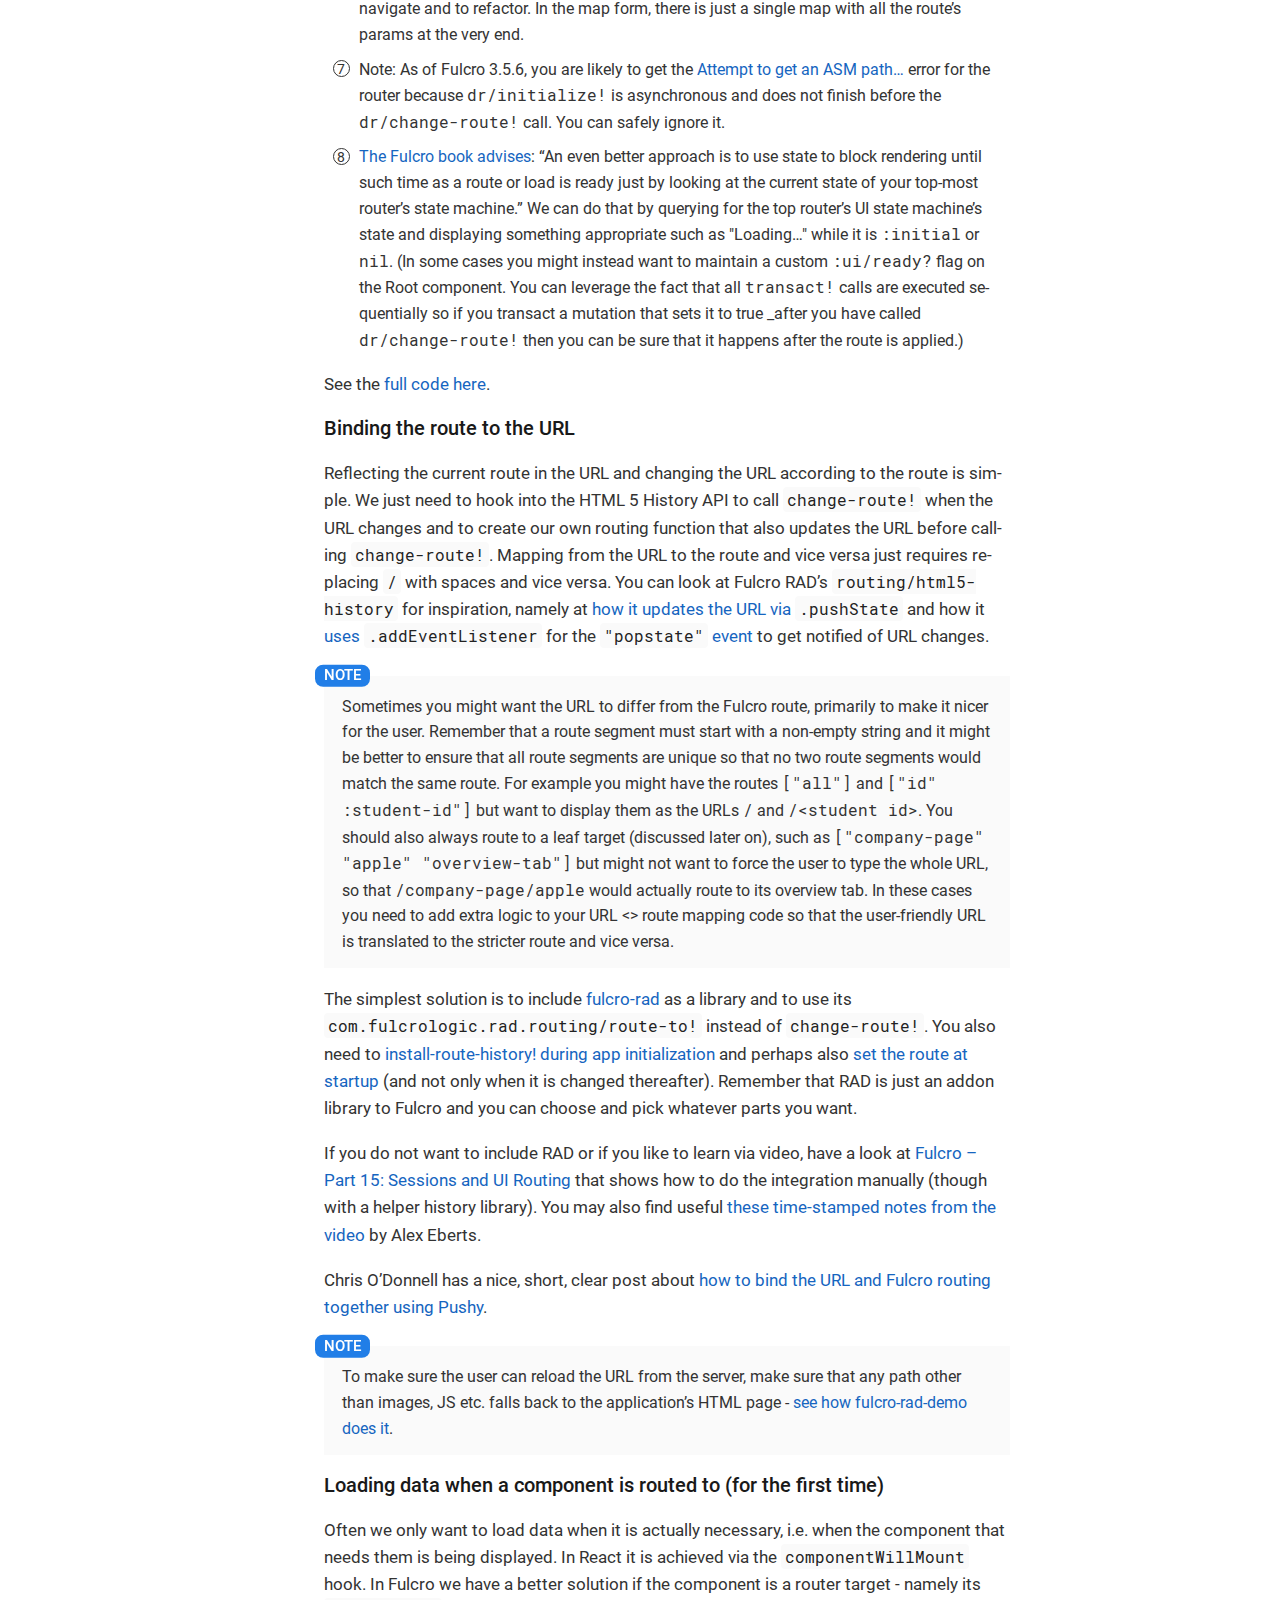
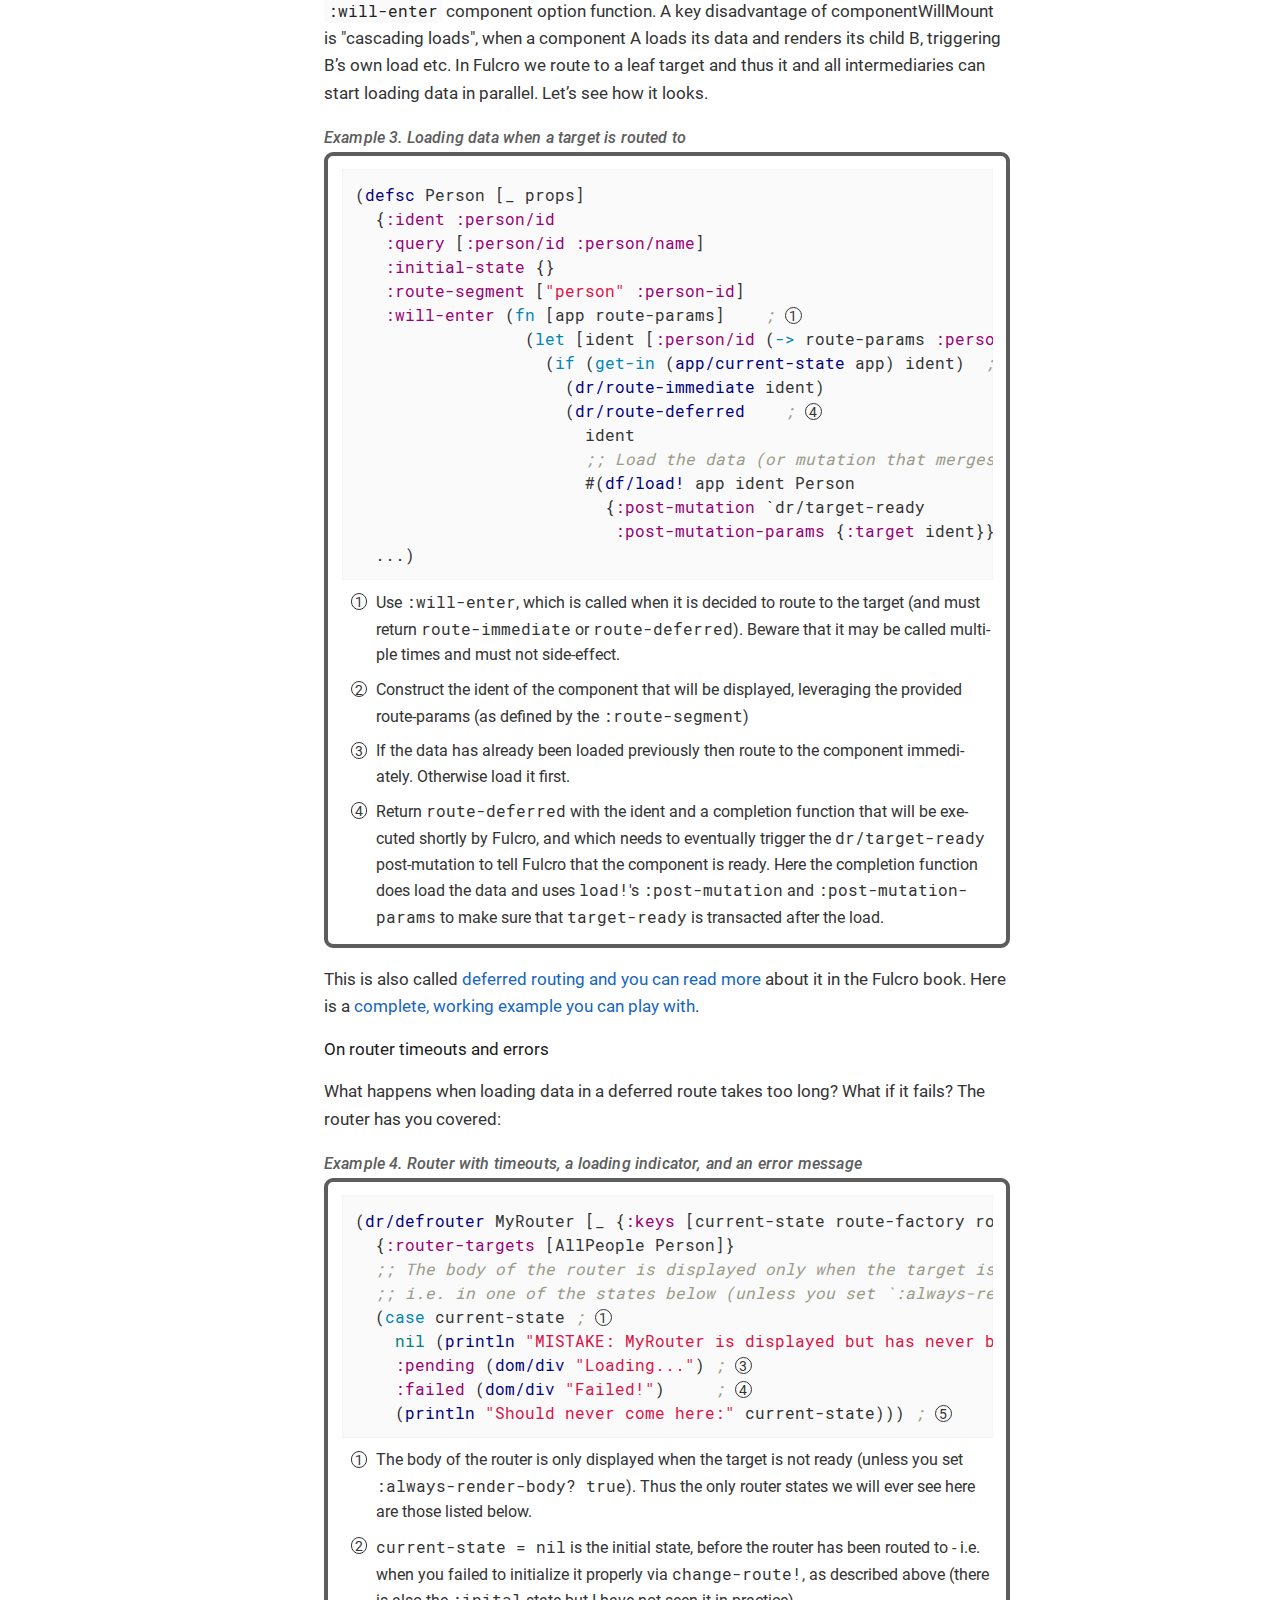
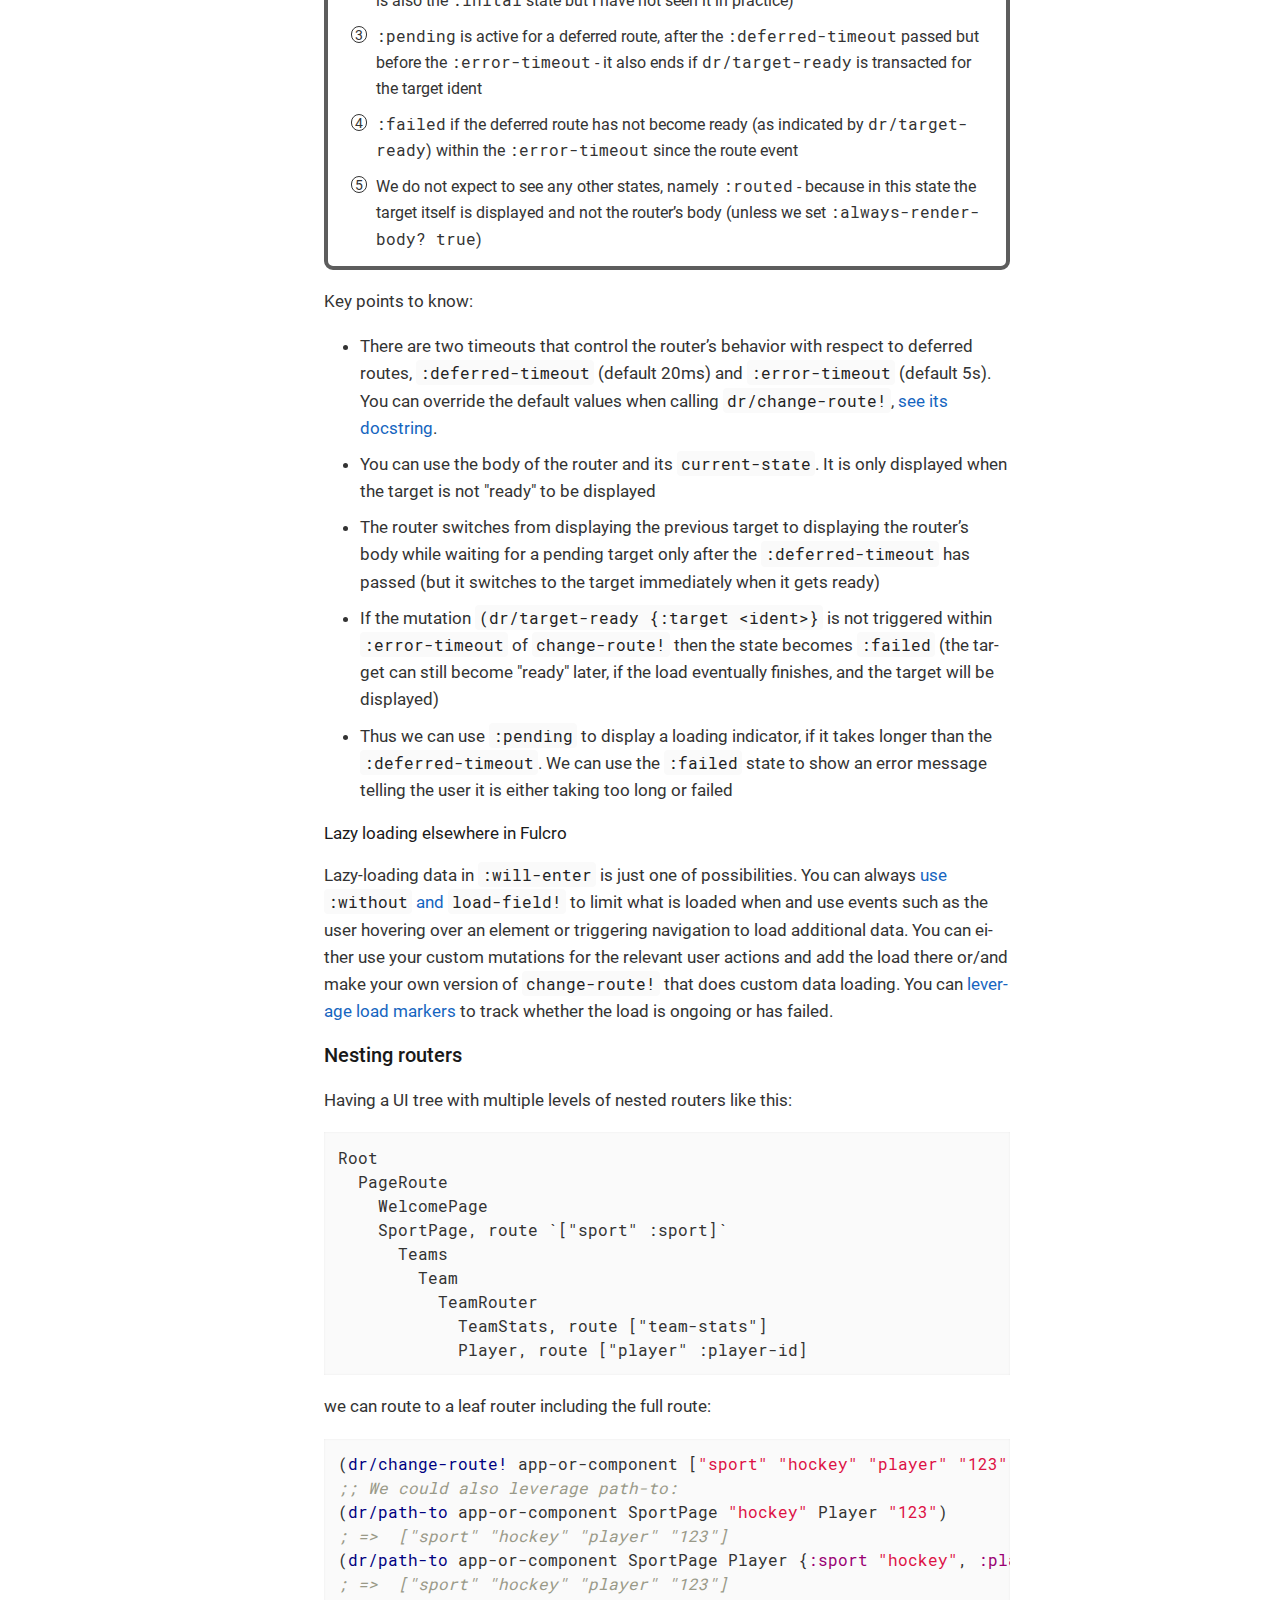
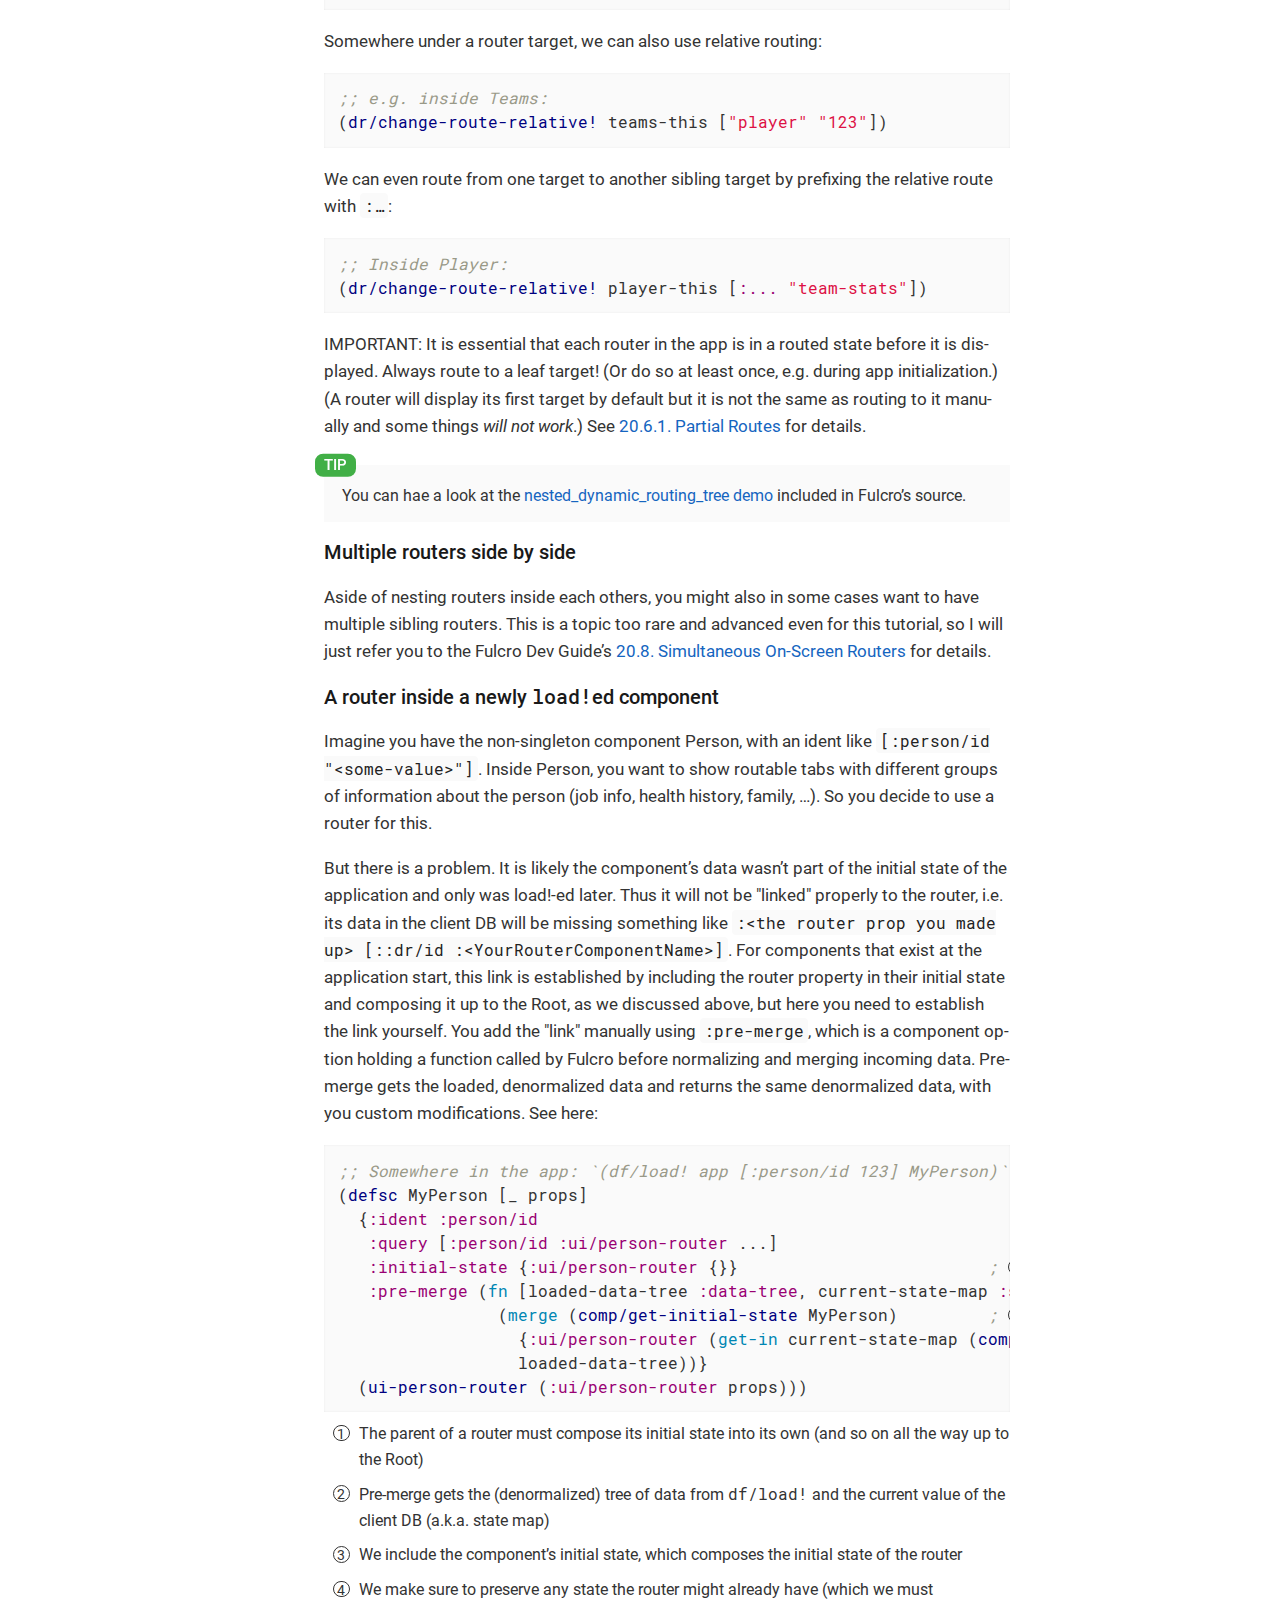
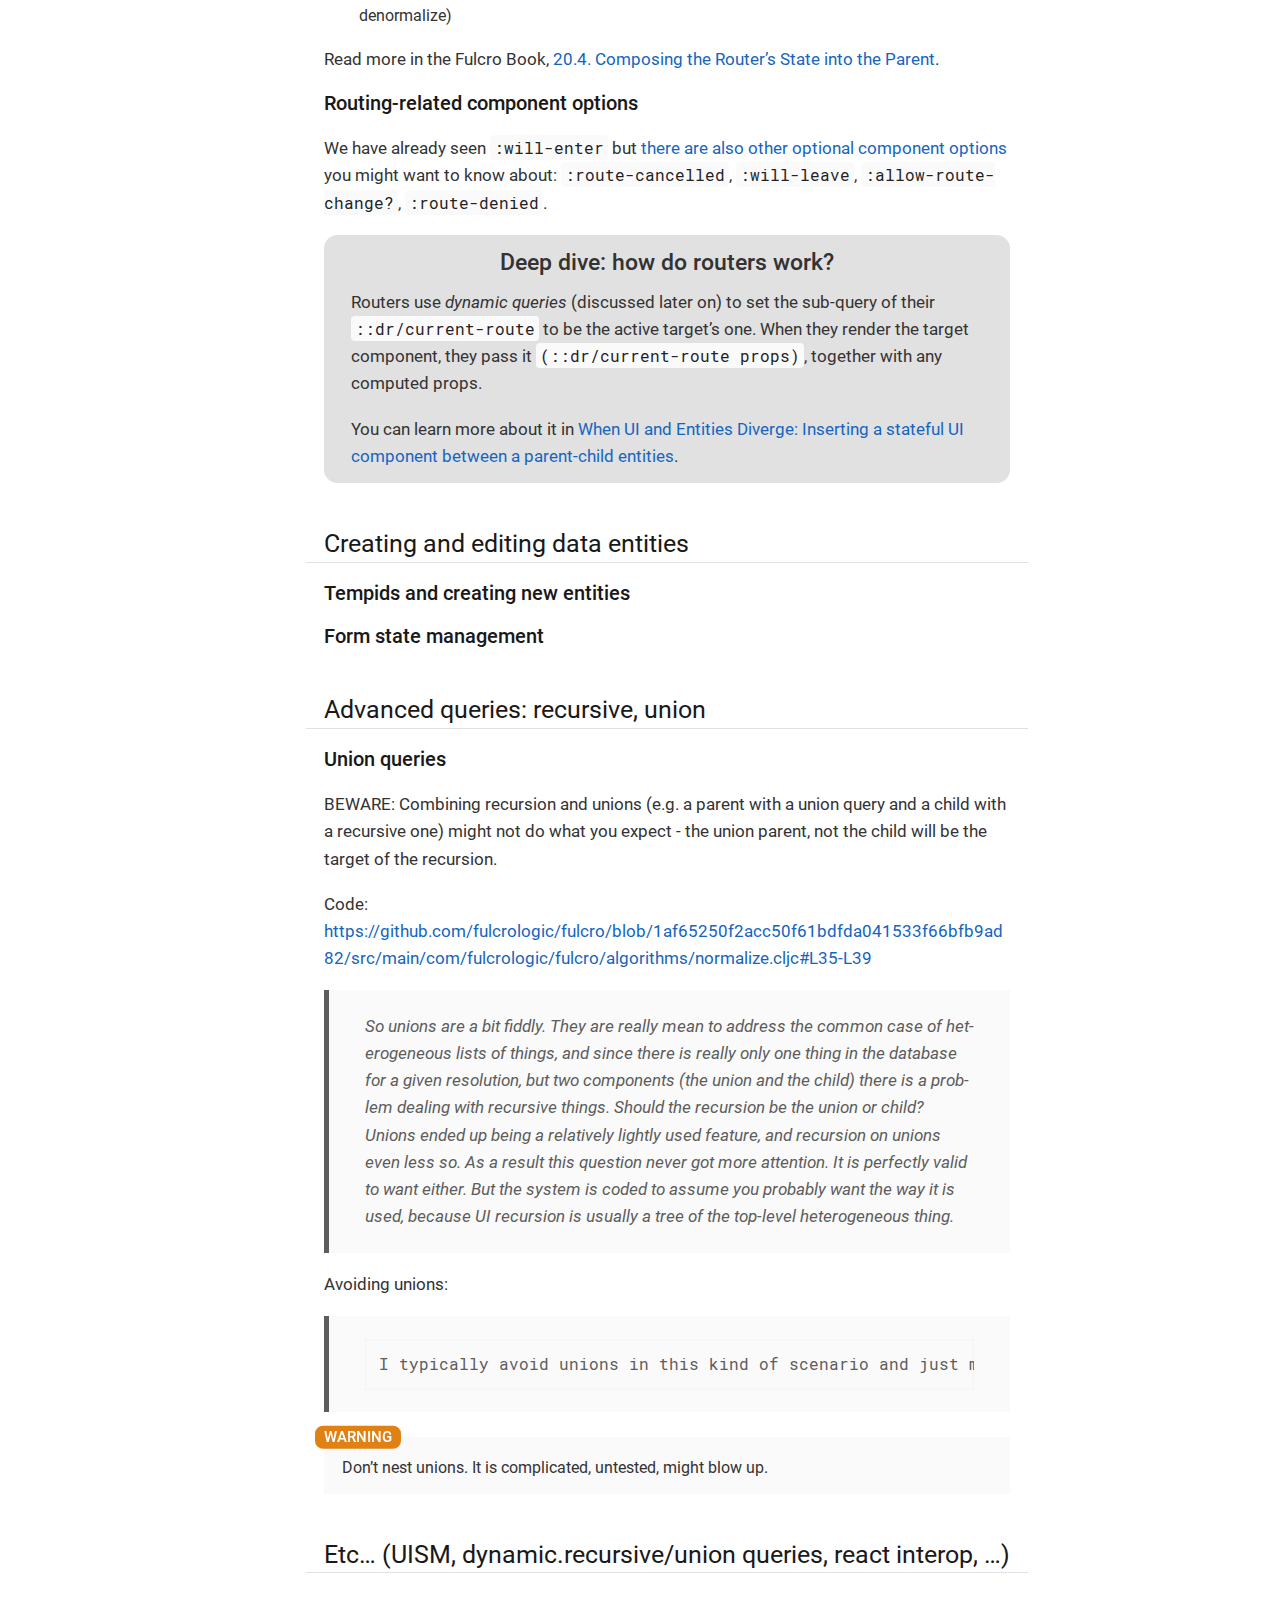
<file: guides/tutorial-advanced-minimalist-fulcro/index.html>
<!DOCTYPE html>
<html lang="en">
  <head>
    <meta charset="utf-8">
    <meta name="viewport" content="width=device-width,initial-scale=1">
    <title>Advanced Minimalist Fulcro Tutorial :: Fulcro Community</title>
    <link rel="canonical" href="https://fulcro-community.github.io/guides/tutorial-advanced-minimalist-fulcro/index.html">
    <meta name="description" content="A follow-up to the Minimalist Fulcro Tutorial that focuses on a few non-essential yet often necessary topics in the traditional minimalist way.">
    <meta name="generator" content="Antora 2.3.4">
    <link rel="stylesheet" href="../../_/css/site.css">
    <script>var uiRootPath = '../../_'</script>
  </head>
  <body class="article">
<header class="header">
  <nav class="navbar">
    <div class="navbar-brand">
      <a class="navbar-item" href="https://fulcro-community.github.io">Fulcro Community</a>
      <button class="navbar-burger" data-target="topbar-nav">
        <span></span>
        <span></span>
        <span></span>
      </button>
    </div>
    </div>
  </nav>
</header>
<div class="body">
<div class="nav-container" data-component="guides" data-version="master">
  <aside class="nav">
    <div class="panels">
<div class="nav-panel-explore is-active" data-panel="explore">
  <div class="context">
    <span class="title">Guides and tutorials</span>
    <span class="version">master</span>
  </div>
  <ul class="components">
    <li class="component">
      <a class="title" href="../../main/index.html">Fulcro Community</a>
      <ul class="versions">
        <li class="version is-latest">
          <a href="../../main/index.html">master</a>
        </li>
      </ul>
    </li>
    <li class="component is-current">
      <a class="title" href="../index.html">Guides and tutorials</a>
      <ul class="versions">
        <li class="version is-current is-latest">
          <a href="../index.html">master</a>
        </li>
      </ul>
    </li>
  </ul>
</div>
    </div>
  </aside>
</div>
<main class="article">
<div class="toolbar" role="navigation">
<button class="nav-toggle"></button>
  <a href="../../main/index.html" class="home-link"></a>
<nav class="breadcrumbs" aria-label="breadcrumbs">
</nav>
  <div class="edit-this-page"><a href="https://github.com/fulcro-community/guides/edit/master/modules/tutorial-advanced-minimalist-fulcro/pages/index.adoc">Edit this Page</a></div>
  </div>
  <div class="content">
<aside class="toc sidebar" data-title="Contents" data-levels="2">
  <div class="toc-menu"></div>
</aside>
<article class="doc">
<h1 class="page">Advanced Minimalist Fulcro Tutorial</h1>
<div id="preamble">
<div class="sectionbody">
<div class="paragraph">
<p>Author: <a href="https://holyjak.cz/">Jakub Holý</a> &amp; contributors</p>
</div>
<div class="paragraph">
<p>A follow-up to the Minimalist Fulcro Tutorial that focuses on a few non-essential yet often necessary topics in the traditional minimalist way.</p>
</div>
<div class="admonitionblock warning">
<table>
<tr>
<td class="icon">
<i class="fa icon-warning" title="Warning"></i>
</td>
<td class="content">
This is work in progress at an early stage. You can <a href="https://github.com/fulcro-community/guides/issues/8">subscribe to this issue</a> to get notified of significant updates.
</td>
</tr>
</table>
</div>
<div id="toc" class="toc">
<div id="toctitle" class="title">Table of Contents</div>
<ul class="sectlevel1">
<li><a href="#_tips_for_learning_fulcro">Tips for learning Fulcro</a></li>
<li><a href="#_troubleshooting_fulcro">Troubleshooting Fulcro</a></li>
<li><a href="#_what_to_do_when_ui_components_and_data_entities_do_not_match_11">What to do when UI Components and Data Entities do not match 1:1</a></li>
<li><a href="#_routing">Routing</a>
<ul class="sectlevel2">
<li><a href="#_the_bare_essentials_of_fulcro_routing">The bare essentials of Fulcro routing</a></li>
<li><a href="#_binding_the_route_to_the_url">Binding the route to the URL</a></li>
<li><a href="#_loading_data_when_a_component_is_routed_to_for_the_first_time">Loading data when a component is routed to (for the first time)</a></li>
<li><a href="#_nesting_routers">Nesting routers</a></li>
<li><a href="#_multiple_routers_side_by_side">Multiple routers side by side</a></li>
<li><a href="#_a_router_inside_a_newly_loaded_component">A router inside a newly <code>load!</code>ed component</a></li>
<li><a href="#_routing_related_component_options">Routing-related component options</a></li>
</ul>
</li>
<li><a href="#_creating_and_editing_data_entities">Creating and editing data entities</a>
<ul class="sectlevel2">
<li><a href="#_tempids_and_creating_new_entities">Tempids and creating new entities</a></li>
<li><a href="#_form_state_management">Form state management</a></li>
</ul>
</li>
<li><a href="#_advanced_queries_recursive_union">Advanced queries: recursive, union</a>
<ul class="sectlevel2">
<li><a href="#_union_queries">Union queries</a></li>
</ul>
</li>
<li><a href="#_etc_uism_dynamic_recursiveunion_queries_react_interop">Etc&#8230;&#8203; (UISM, dynamic.recursive/union queries, react interop, &#8230;&#8203;)</a></li>
</ul>
</div>
</div>
</div>
<div class="sect1">
<h2 id="_tips_for_learning_fulcro"><a class="anchor" href="#_tips_for_learning_fulcro"></a>Tips for learning Fulcro</h2>
<div class="sectionbody">
<div class="paragraph">
<p>Read the docstrings of Fulcro&#8217;s functions and vars. They are typically very good and insightful.</p>
</div>
<div class="paragraph">
<p>Don&#8217;t be afraid to read the code of Fulcro itself. Even if you won&#8217;t understand everything, you will gleam valuable insights. It is OK to only skim over and focus on the parts you can understand. Have a look at <code>defsc</code> and <code>defrouter</code> and the underlying functions, <code>transact!</code> and <code>load!</code> etc. You will be better for it.</p>
</div>
</div>
</div>
<div class="sect1">
<h2 id="_troubleshooting_fulcro"><a class="anchor" href="#_troubleshooting_fulcro"></a>Troubleshooting Fulcro</h2>
<div class="sectionbody">
<div class="paragraph">
<p>It is essential for your productivity that you get good at troubleshooting Fulcro, so that you can detect why something does not work as expected. A key part of that is understanding Fulcro enough to know where to "zoom in" and leveraging Fulcro Inspect as much as possible - especially DB, DB Explorer, Transactions, and Network. I&#8217;d claim that:</p>
</div>
<div class="quoteblock">
<blockquote>
<div class="paragraph">
<p>In Fulcro, the UI is a true function of data and in 90% cases you only need to look at the data and their connections - and perhaps transactions - to understand what is wrong. In 90% of these cases that beginners encounter, the problem is a broken connection between data<sup>1</sup>.</p>
</div>
<div class="paragraph">
<p><sup>1</sup>) Examples of breaking connections: Not including <code>get-query</code> in the parent&#8217;s query, not setting/propagating up initial state where it is necessary.</p>
</div>
</blockquote>
</div>
<div class="paragraph">
<p>Hopefully you have got somewhat proficient with Fulcro Inspect when doing the <a href="https://github.com/fulcro-community/fulcro-exercises">Fulcro exercises</a>. Remember to play with Fulcro Inspect and dig around your application with it to really understand the app while it is working well and as you are changing it so your skills will be sharp when you need them. The <a href="https://www.youtube.com/playlist?list=PLYvJiiE4TAijBAvO-R0PO8plSto4wtoQu">Learning Fulcro - troubleshooting demos</a> - a series of short screencasts demonstrating how to troubleshoot various problems in a Fulcro app - can help you.</p>
</div>
<div class="paragraph">
<p>Finally, remember to consult the <a href="https://blog.jakubholy.net/2020/troubleshooting-fulcro/">Fulcro Troubleshooting Decision Tree</a>, which guides you to get from a problem to the most appropriate troubleshooting steps. I would also highly recommend that you use my library <a href="https://github.com/holyjak/fulcro-troubleshooting">fulcro-troubleshooting</a> to receive feedback about possible Fulcro problems early and visibly. Also watch out for Fulcro warnings in the browser Console.</p>
</div>
<div class="admonitionblock tip">
<table>
<tr>
<td class="icon">
<i class="fa icon-tip" title="Tip"></i>
</td>
<td class="content">
Remember that only rarely should you be clicking around your UI and observing its changes. In Fulcro, virtually all user actions can be triggered from the REPL using <code>transact!</code>. It is also possible to observe and manipulate app data directly with the same functions that Fulcro uses - for example to simulate turning a query into the props tree via <code>db&#8594;tree</code>. It is also easier to observe effects on the data in the client DB than in the UI itself. Use these tools instead of the UI - they are more more efficient and allow you to zoom in on the problem much more precisely.
</td>
</tr>
</table>
</div>
</div>
</div>
<div class="sect1">
<h2 id="_what_to_do_when_ui_components_and_data_entities_do_not_match_11"><a class="anchor" href="#_what_to_do_when_ui_components_and_data_entities_do_not_match_11"></a>What to do when UI Components and Data Entities do not match 1:1</h2>
<div class="sectionbody">
<div class="paragraph">
<p>In the simplest case, each UI Component such as Player and Team corresponds to a data entity (player and team, respectively). But often that is not the case. What if I want to wrap Player in a CoolAnimationThingy, which has no data entity? What if I want to show only a PlayerSummary inside the Team and only display PlayerDetails in a popup after the summary is clicked? Here both the components display different views of the same data entity.</p>
</div>
<div class="paragraph">
<p>The article <a href="https://blog.jakubholy.net/2020/fulcro-divergent-ui-data/">Fulcro Explained: When UI Components and Data Entities Diverge</a> explains this well, and you should go and read it now. A brief summary follows:</p>
</div>
<div class="dlist">
<dl>
<dt class="hdlist1">A UI-only ("stateless") component, such as the CoolAnimationThingy, with no query of its own</dt>
<dd>
<p>Solution: The nearest stateful (with a query) ancestor component (Team in our example) becomes the true parent of any stateful children of the stateless component, composes their query and initial state, creates them and passes them to the stateless component as its children.</p>
</dd>
<dt class="hdlist1">A Data-only component (a.k.a. a query component)</dt>
<dd>
<p>This is mostly only necessary when describing to Fulcro the data returned by a mutation, if it does not match an existing component. Solution (since Fulcro 3.5): <a href="https://cljdoc.org/d/com.fulcrologic/fulcro/3.5.6/api/com.fulcrologic.fulcro.raw.components#nc">use <code>rc/nc</code></a>; ex.: <code>(com.fulcrologic.fulcro.raw.components/nc [:user/id :user/email])</code>.</p>
</dd>
<dt class="hdlist1">Multiple UI views of a single Data Entity</dt>
<dd>
<p>This the case of the PlayerSummary and PlayerDetails and it is simple: they both use the same <code>:ident</code> (here, <code>:player/id</code>) and query for whatever they need.</p>
</dd>
<dt class="hdlist1">A Data Entity spread across multiple sibling components</dt>
<dd>
<p>Imagine you have a large data entity with many attributes. Displaying it in a single component would make it huge and hard to understand so you want to split the UI into multiple components, each displaying only a part of the entity. It differs from the "multiple views" by that they are all children of the &lt;Entity&gt; component and you want to load all the data at once. The solution is actually in Pathom: for each of these "virtual" children, include their query in the actual entity component as usual but under a "made-up" join key starting with <code>:&gt;/</code> (the habitual <a href="https://blog.wsscode.com/pathom/v2/pathom/2.2.0/core/placeholders.html">Pathom "placeholder"</a> ns). The query <code>[.. {:&gt;/dummy [:person/id :person/name]} ..]</code> is effectively the same as <code>`[.. :person/id :person/name ..]</code>.</p>
</dd>
<dt class="hdlist1">Accessing top-level data from a nested component</dt>
<dd>
<p>Sometimes you have a piece of data that you need at multiple places in the UI tree, loaded at the top of the client DB, for example <code>:current-user</code> (to display her name in the top bar and to only show the buttons allowed by her permissions everywhere). The simple solution is <a href="https://book.fulcrologic.com/#_link_queries">link query</a>: instead of including in your query <code>[&#8230;&#8203; :current-user &#8230;&#8203;]</code> (which would only work in the root component), you would include <code>[... [:current-user '_] ...]</code>, which is an ident with the magical value <code>_</code> meaning "give me the property&#8217;s whole value as-is".
In more extreme cases, you might need to split your UI into multiple independent parts, using Fulcro&#8217;s multiple-roots-renderer.</p>
</dd>
<dt class="hdlist1">Sharing data between diverse components on the page</dt>
<dd>
<p>If you have a piece of data that multiple components, at different parts of the UI tree, need to access then the simplest solution is to put the data or a reference to the data into the root of the client DB and to use Link Query to access it from those components.</p>
</dd>
<dt class="hdlist1">Inserting a stateful UI component between a parent-child entities</dt>
<dd>
<p>This section essentially explains why inserting a router component into your UI does not break the query. You should not need to do this yourself but it will help you understand routers.</p>
</dd>
</dl>
</div>
</div>
</div>
<div class="sect1">
<h2 id="_routing"><a class="anchor" href="#_routing"></a>Routing</h2>
<div class="sectionbody">
<div class="paragraph">
<p>In a single page application, you want to enable the user to navigate to parts of the application and to only display these "active" parts. You might also want to only load the necessary data when you are are about to display the relevant part of the UI. Often you also want to bind the route to the URL. All this is the task of routing.</p>
</div>
<div class="admonitionblock tip">
<table>
<tr>
<td class="icon">
<i class="fa icon-tip" title="Tip"></i>
</td>
<td class="content">
Dynamic Routing is not always the only or best solution. Sometimes it is simpler to implement "routing" manually by having something like <code>(case my-route :target1 (ui-target1 ..) &#8230;&#8203;)</code> in the "routing" component. If you want to reflect the do-it-yourself route in the URL, you can do it manually e.g. using <a href="https://github.com/kibu-australia/pushy">pushy</a>. You could even transit- and base64-encode your manual routing state and put it inside a query param. And if you want to load data on-demand, you can still do that - for example in the <code>:onClick</code> handler that triggers the route change. Dynamic Routing is truly necessary when you want to avoid over-fetching data from the client DB and/or when you only want to load code for the active route.
</td>
</tr>
</table>
</div>
<div class="paragraph">
<p>Fulcro&#8217;s <a href="https://book.fulcrologic.com/#_dynamic_router">Dynamic Routing</a> enables you to:</p>
</div>
<div class="olist arabic">
<ol class="arabic">
<li>
<p>Make Routers that have multiple target components and only display the active one (i.e. the one you have routed to)</p>
</li>
<li>
<p>The routers can be nested, e.g. to display a particular "page" and then a particular "tab" within it</p>
</li>
<li>
<p>Bind the route to the URL (Fulcro&#8217;s routing is fully independent of the URL but the two can be hooked together)</p>
</li>
<li>
<p>Load the data just before the component is about to be displayed</p>
</li>
<li>
<p>The target component can dynamically decide whether to allow the user to route to it or to route out of it (e.g. you do not want to allow the user to leave a half-filled form until she either saves it or cancels the edit)</p>
</li>
<li>
<p>Split the code so that parts of it will only be loaded when the part of the application they define is going to be displayed</p>
</li>
<li>
<p>Only query for the props of its current target from the client DB, which is important for the performance of bigger apps</p>
</li>
<li>
<p>Display a loading indicator after a short delay and to mark the route as failed if it does not complete within a time limit</p>
</li>
</ol>
</div>
<div class="sect2">
<h3 id="_the_bare_essentials_of_fulcro_routing"><a class="anchor" href="#_the_bare_essentials_of_fulcro_routing"></a>The bare essentials of Fulcro routing</h3>
<div class="paragraph">
<p>To add routing to your application, you need to:</p>
</div>
<div class="olist arabic">
<ol class="arabic">
<li>
<p>Create a router using <code>dr/defrouter</code> and give it the list of the target components, only one of which will be displayed at a time. Notice that there is no magic in <code>defrouter</code> - it just produces an old good <code>defsc</code></p>
</li>
<li>
<p>Give each target component a unique <em>route segment</em> so that you can route to this target. You can think of the route segment as a relative URL. It starts with a non-empty literal string and may contain other strings and placeholders (keywords) for capturing dynamic <em>route parameters</em> such as IDs. They do compose, if you have multiple levels of nested routers</p>
<div class="olist loweralpha">
<ol class="loweralpha" type="a">
<li>
<p>The component can use the <code>:will-enter</code> component option function to access the route parameters (which are always strings) and to translate them into the actual ident via <code>(dr/route-immediate &lt;ident&gt;)</code> or <code>route-deferred</code></p>
</li>
</ol>
</div>
</li>
<li>
<p>Initialize everything and then route to the target you want displayed via <code>dr/change-route</code></p>
</li>
</ol>
</div>
<div class="paragraph">
<p>Let&#8217;s explore a minimalist example of routing. This is the UI that we are creating:</p>
</div>
<div class="imageblock">
<div class="content">
<img src="_images/bare-essentials-routing-ui-mockup.png" alt="A mock up of a UI with a router (via wiredjs.com)">
</div>
</div>
<div class="paragraph">
<p>We show either all the people or just a single person. This is the code:</p>
</div>
<div class="exampleblock">
<div class="title">Example 1. Bare essentials of Fulcro routing (1st half - router &amp; targets)</div>
<div class="content">
<div class="listingblock">
<div class="content">
<pre class="highlightjs highlight"><code class="language-clojure hljs" data-lang="clojure">(defsc AllPeople [_ {:keys [all-people]}]
  {:ident (fn [] [:component/id ::AllPeople])
   :query [{:all-people [:person/id :person/name]}]  ; <i class="conum" data-value="1"></i><b>(1)</b>
   :initial-state {}                                 ; <i class="conum" data-value="1"></i><b>(1)</b>
   :route-segment ["all"]}                           ; <i class="conum" data-value="2"></i><b>(2)</b>
   (dom/div
     (dom/h3 "All People")
     (dom/ul
       (mapv (fn [{:person/keys [id name]}] (dom/li {:key id} name))
         all-people))))

(defsc Person [_ {:person/keys [id name biography]}]
  {:ident :person/id
   :query [:person/id :person/name :person/biography]  ; <i class="conum" data-value="1"></i><b>(1)</b>
   :initial-state {}                                   ; <i class="conum" data-value="1"></i><b>(1)</b>
   :route-segment ["person" :person-id]                ; <i class="conum" data-value="3"></i><b>(3)</b>
   :will-enter (fn [app route-params]                  ; <i class="conum" data-value="4"></i><b>(4)</b>
                 (dr/route-immediate ; BEWARE: `db :person/id &lt;id&gt;` must already exist
                   [:person/id
                    (js/parseInt (:person-id route-params))]))}
  (dom/p (str "Person #" id ": ") (dom/strong name) " - " biography))

(dr/defrouter MyRouter [_ _] {:router-targets [AllPeople Person]}) ; <i class="conum" data-value="5"></i><b>(5)</b></code></pre>
</div>
</div>
</div>
</div>
<div class="colist arabic">
<table>
<tr>
<td><i class="conum" data-value="1"></i><b>1</b></td>
<td>A router target <em>must always</em> have a query (use the "give me everything" query <code>['*]</code> if it doesn&#8217;t need any) and a non-nil initial state (so at least an empty <code>{}</code>)</td>
</tr>
<tr>
<td><i class="conum" data-value="2"></i><b>2</b></td>
<td>A target&#8217;s <code>:route-segment</code> assigns it a routing path (relative to an ancestor target, if any)</td>
</tr>
<tr>
<td><i class="conum" data-value="3"></i><b>3</b></td>
<td>The <code>:route-segment</code> may also contain placeholders to capture parameters from the route (here <code>:person-id</code>),
which can then be accessed in <code>:will-enter</code> under that keyword</td>
</tr>
<tr>
<td><i class="conum" data-value="4"></i><b>4</b></td>
<td>A target may use the <code>:will-enter</code> component option function to access route params and to tell Fulcro which ident
to route to (here via <code>dr/route-immediate</code>)</td>
</tr>
<tr>
<td><i class="conum" data-value="5"></i><b>5</b></td>
<td><code>defrouter</code> creates the router component. It needs at least the list of its targets in <code>:router-targets</code></td>
</tr>
</table>
</div>
<div class="admonitionblock warning">
<table>
<tr>
<td class="icon">
<i class="fa icon-warning" title="Warning"></i>
</td>
<td class="content">
will-enter can be called multiple times as part of the route resolution algorithm and MUST NOT side-effect in its body. Use <code>dr/route-deferred</code> and do any necessary side-effects in the completion function passed to it, which is guaranteed to be called only once.
</td>
</tr>
</table>
</div>
<div class="exampleblock">
<div class="title">Example 2. Bare essentials of Fulcro routing (2nd half - Root and init)</div>
<div class="content">
<div class="listingblock">
<div class="content">
<pre class="highlightjs highlight"><code class="language-clojure hljs" data-lang="clojure">(def ui-my-router (comp/factory MyRouter))

(defsc Root [this {:ui/keys [router]}]
  {:query [{:ui/router (comp/get-query MyRouter)}]           ; <i class="conum" data-value="1"></i><b>(1)</b>
   ;:query [{:ui/router (comp/get-query MyRouter)}
   ;        [::uism/asm-id ::MyRouter]]                      ; <i class="conum" data-value="8"></i><b>(8)</b>
   :initial-state {:ui/router {}}}                           ; <i class="conum" data-value="2"></i><b>(2)</b>
  ;(let [router-state (or (uism/get-active-state this ::MyRouter) :initial)] ; <i class="conum" data-value="8"></i><b>(8)</b>
  ;  (if (= :initial router-state)
  ;    (dom/div :.loading "Loading...")
  (dom/div
    (dom/p (dom/button {:onClick #(dr/change-route! this ["all"])} "All") ; <i class="conum" data-value="3"></i><b>(3)</b>
           (dom/button {:onClick #(dr/change-route! this ["person" "123"])} "Person 123"))
    (ui-my-router router))) ;))

(defn init [app]
  ;; Avoid startup async timing issues by pre-initializing things before mount
  (app/set-root! app Root {:initialize-state? true})
  (dr/initialize! app)                                         ; <i class="conum" data-value="4"></i><b>(4)</b>
  (run! #(merge/merge-component! app Person %
           :append (conj (comp/get-ident AllPeople {}) :all-people))
    [#:person{:id 100 :name "Kamča" :biography "..."}
     #:person{:id 123 :name "Doubravka" :biography "..."}])
  (dr/change-route! app ["person" "123"])                       ; <i class="conum" data-value="5"></i><b>(5)</b>
  ;; Note: 👆🏿 will warn https://book.fulcrologic.com/#warn-uism-sm-not-in-state; ignore! <i class="conum" data-value="7"></i><b>(7)</b>
  ;; or: (dr/change-route! app (dr/path-to Person "123"))           ; <i class="conum" data-value="6"></i><b>(6)</b>
  ;; or: (dr/change-route! app (dr/path-to Person {:person-id "123"})) ; <i class="conum" data-value="6"></i><b>(6)</b>
  (app/mount! app Root "app" {:initialize-state? false}))</code></pre>
</div>
</div>
</div>
</div>
<div class="colist arabic">
<table>
<tr>
<td><i class="conum" data-value="1"></i><b>1</b></td>
<td>You <em>must</em> compose the router&#8217;s query into its parent, under an arbitrary name (the <code>:ui/</code> ns is practical so that we do not unnecessarily include it in queries sent to the server)</td>
</tr>
<tr>
<td><i class="conum" data-value="2"></i><b>2</b></td>
<td>You <em>must</em> compose the router&#8217;s initial state into its parent (notice we use the <a href="https://book.fulcrologic.com/#_template_mode">template mode of initial state</a> so the <code>{}</code> actually means "include the router&#8217;s initial state")</td>
</tr>
<tr>
<td><i class="conum" data-value="3"></i><b>3</b></td>
<td>We use <code>dr/change-route!</code> with the absolute route (concatenation of all route segments along the way from Root) to display the desired component</td>
</tr>
<tr>
<td><i class="conum" data-value="4"></i><b>4</b></td>
<td>When we start the application, we need to initialize the dynamic routing subsystem with <code>dr/initialize!</code></td>
</tr>
<tr>
<td><i class="conum" data-value="5"></i><b>5</b></td>
<td>It is highly advisable to also make sure each router in the app is "routed" and thus in a well-defined state before it is ever displayed. Here we achieve that by routing to it in the init function. This can only be done after the application&#8217;s state is initialized, i.e. either <code>app/set-root!</code> with <code>{:initialize-state? true}</code> or <code>app/mount!</code> But it can still cause a "flickering" of the UI since the effect of the <code>change-route!</code> call is asynchronous. Below in the point (8) you can see how to postpone displaying the UI until the route has been applied.</td>
</tr>
<tr>
<td><i class="conum" data-value="6"></i><b>6</b></td>
<td>Alternatively, instead of hard-coding the route as a vector of strings, we can use <code>(path-to &amp; targets-and-params)</code> with component names to get the route - which is easier to navigate and to refactor. In the map form, there is just a single map with all the route&#8217;s params at the very end.</td>
</tr>
<tr>
<td><i class="conum" data-value="7"></i><b>7</b></td>
<td>Note: As of Fulcro 3.5.6, you are likely to get the <a href="https://book.fulcrologic.com/#warn-uism-sm-not-in-state">Attempt to get an ASM path&#8230;&#8203;</a> error for the router because <code>dr/initialize!</code> is asynchronous and does not finish before the <code>dr/change-route!</code> call. You can safely ignore it.</td>
</tr>
<tr>
<td><i class="conum" data-value="8"></i><b>8</b></td>
<td><a href="https://book.fulcrologic.com/#<em>setting_the_route_early">The Fulcro book advises</a>: &#8220;An even better approach is to use state to block rendering until such time as a route or load is ready just by looking at the current state of your top-most router’s state machine.&#8221; We can do that by querying for the top router&#8217;s UI state machine&#8217;s state and displaying something appropriate such as "Loading&#8230;&#8203;" while it is <code>:initial</code> or <code>nil</code>. (In some cases you might instead want to maintain a custom <code>:ui/ready?</code> flag on the Root component. You can leverage the fact that all <code>transact!</code> calls are executed sequentially so if you transact a mutation that sets it to true _after</em> you have called <code>dr/change-route!</code> then you can be sure that it happens after the route is applied.)</td>
</tr>
</table>
</div>
<div class="paragraph">
<p>See the <a href="https://github.com/holyjak/minimalist-fulcro-template-backendless/blob/example/bare-essentials-routing/src/com/example/ui.cljs">full code here</a>.</p>
</div>
</div>
<div class="sect2">
<h3 id="_binding_the_route_to_the_url"><a class="anchor" href="#_binding_the_route_to_the_url"></a>Binding the route to the URL</h3>
<div class="paragraph">
<p>Reflecting the current route in the URL and changing the URL according to the route is simple. We just need to hook into the HTML 5 History API to call <code>change-route!</code> when the URL changes and to create our own routing function that also updates the URL before calling <code>change-route!</code>. Mapping from the URL to the route and vice versa just requires replacing <code>/</code> with spaces and vice versa. You can look at Fulcro RAD&#8217;s <code>routing/html5-history</code> for inspiration, namely at <a href="https://github.com/fulcrologic/fulcro-rad/blob/fulcro-rad-1.0.23/src/main/com/fulcrologic/rad/routing/html5_history.cljc#L96">how it updates the URL via <code>.pushState</code></a> and how it <a href="https://github.com/fulcrologic/fulcro-rad/blob/fulcro-rad-1.0.23/src/main/com/fulcrologic/rad/routing/html5_history.cljc#L143">uses <code>.addEventListener</code></a> for the <a href="https://developer.mozilla.org/en-US/docs/Web/API/Window/popstate_event"><code>"popstate"</code> event</a> to get notified of URL changes.</p>
</div>
<div class="admonitionblock note">
<table>
<tr>
<td class="icon">
<i class="fa icon-note" title="Note"></i>
</td>
<td class="content">
Sometimes you might want the URL to differ from the Fulcro route, primarily to make it nicer for the user. Remember that a route segment must start with a non-empty string and it might be better to ensure that all route segments are unique so that no two route segments would match the same route. For example you might have the routes <code>["all"]</code> and <code>["id" :student-id"]</code> but want to display them as the URLs <code>/</code> and <code>/&lt;student id&gt;</code>. You should also always route to a leaf target (discussed later on), such as <code>["company-page" "apple" "overview-tab"]</code> but might not want to force the user to type the whole URL, so that <code>/company-page/apple</code> would actually route to its overview tab. In these cases you need to add extra logic to your URL &lt;&gt; route mapping code so that the user-friendly URL is translated to the stricter route and vice versa.
</td>
</tr>
</table>
</div>
<div class="paragraph">
<p>The simplest solution is to include <a href="https://github.com/fulcrologic/fulcro-rad">fulcro-rad</a> as a library and to use its <code>com.fulcrologic.rad.routing/route-to!</code> instead of <code>change-route!</code>. You also need to <a href="https://github.com/fulcrologic/fulcro-rad-demo/tree/de4a5402b3526687b6debe41296d9a6f45648c20/src/shared/com/example/client.cljs#L58">install-route-history! during app initialization</a> and perhaps also <a href="https://github.com/fulcrologic/fulcro-rad-demo/tree/de4a5402b3526687b6debe41296d9a6f45648c20//src/shared/com/example/client.cljs#L32">set the route at startup</a> (and not only when it is changed thereafter). Remember that RAD is just an addon library to Fulcro and you can choose and pick whatever parts you want.</p>
</div>
<div class="paragraph">
<p>If you do not want to include RAD or if you like to learn via video, have a look at <a href="https://youtu.be/oQpmKWBm9HE?t=867">Fulcro – Part 15: Sessions and UI Routing</a> that shows how to do the integration manually (though with a helper history library). You may also find useful <a href="https://github.com/aeberts/fulcro-notes-public/blob/master/fulcro-videos-pt15-sessions-and-routing.org">these time-stamped notes from the video</a> by Alex Eberts.</p>
</div>
<div class="paragraph">
<p>Chris O&#8217;Donnell has a nice, short, clear post about <a href="https://chrisodonnell.dev/posts/giftlist/routing/#html5-routing">how to bind the URL and Fulcro routing together using Pushy</a>.</p>
</div>
<div class="admonitionblock note">
<table>
<tr>
<td class="icon">
<i class="fa icon-note" title="Note"></i>
</td>
<td class="content">
To make sure the user can reload the URL from the server, make sure that any path other than images, JS etc. falls back to the application&#8217;s HTML page - <a href="https://github.com/fulcrologic/fulcro-rad-demo/blob/develop/src/shared/com/example/components/ring_middleware.clj#L48">see how fulcro-rad-demo does it</a>.
</td>
</tr>
</table>
</div>
</div>
<div class="sect2">
<h3 id="_loading_data_when_a_component_is_routed_to_for_the_first_time"><a class="anchor" href="#_loading_data_when_a_component_is_routed_to_for_the_first_time"></a>Loading data when a component is routed to (for the first time)</h3>
<div class="paragraph">
<p>Often we only want to load data when it is actually necessary, i.e. when the component that needs them is being displayed. In React it is achieved via the <code>componentWillMount</code> hook. In Fulcro we have a better solution if the component is a router target - namely its <code>:will-enter</code> component option function. A key disadvantage of componentWillMount is "cascading loads", when a component A loads its data and renders its child B, triggering B&#8217;s own load etc. In Fulcro we route to a leaf target and thus it and all intermediaries can start loading data in parallel. Let&#8217;s see how it looks.</p>
</div>
<div class="exampleblock">
<div class="title">Example 3. Loading data when a target is routed to</div>
<div class="content">
<div class="listingblock">
<div class="content">
<pre class="highlightjs highlight"><code class="language-clojure hljs" data-lang="clojure">(defsc Person [_ props]
  {:ident :person/id
   :query [:person/id :person/name]
   :initial-state {}
   :route-segment ["person" :person-id]
   :will-enter (fn [app route-params]    ; <i class="conum" data-value="1"></i><b>(1)</b>
                 (let [ident [:person/id (-&gt; route-params :person-id js/parseInt)]] ; <i class="conum" data-value="2"></i><b>(2)</b>
                   (if (get-in (app/current-state app) ident)  ; <i class="conum" data-value="3"></i><b>(3)</b>
                     (dr/route-immediate ident)
                     (dr/route-deferred    ; <i class="conum" data-value="4"></i><b>(4)</b>
                       ident
                       ;; Load the data (or mutation that merges them in) in a fn:
                       #(df/load! app ident Person
                         {:post-mutation `dr/target-ready
                          :post-mutation-params {:target ident}})))))}
  ...)</code></pre>
</div>
</div>
<div class="colist arabic">
<table>
<tr>
<td><i class="conum" data-value="1"></i><b>1</b></td>
<td>Use <code>:will-enter</code>, which is called when it is decided to route to the target (and must return <code>route-immediate</code> or <code>route-deferred</code>). Beware that it may be called multiple times and must not side-effect.</td>
</tr>
<tr>
<td><i class="conum" data-value="2"></i><b>2</b></td>
<td>Construct the ident of the component that will be displayed, leveraging the provided route-params
(as defined by the <code>:route-segment</code>)</td>
</tr>
<tr>
<td><i class="conum" data-value="3"></i><b>3</b></td>
<td>If the data has already been loaded previously then route to the component immediately. Otherwise load it first.</td>
</tr>
<tr>
<td><i class="conum" data-value="4"></i><b>4</b></td>
<td>Return <code>route-deferred</code> with the ident and a completion function that will be executed shortly by Fulcro, and which needs to eventually trigger the <code>dr/target-ready</code> post-mutation to tell Fulcro that the component is ready. Here the completion function does load the data and uses <code>load!</code>'s <code>:post-mutation</code> and <code>:post-mutation-params</code> to make sure that <code>target-ready</code> is transacted after the load.</td>
</tr>
</table>
</div>
</div>
</div>
<div class="paragraph">
<p>This is also called <a href="https://book.fulcrologic.com/#_deferred_routing">deferred routing and you can read more</a> about it in the Fulcro book. Here is a <a href="https://github.com/holyjak/minimalist-fulcro-template-backendless/blob/example/deferred-routing/src/com/example/ui.cljs#L30">complete, working example you can play with</a>.</p>
</div>
<div class="sect3">
<h4 id="_on_router_timeouts_and_errors"><a class="anchor" href="#_on_router_timeouts_and_errors"></a>On router timeouts and errors</h4>
<div class="paragraph">
<p>What happens when loading data in a deferred route takes too long? What if it fails? The router has you covered:</p>
</div>
<div class="exampleblock">
<div class="title">Example 4. Router with timeouts, a loading indicator, and an error message</div>
<div class="content">
<div class="listingblock">
<div class="content">
<pre class="highlightjs highlight"><code class="language-clojure hljs" data-lang="clojure">(dr/defrouter MyRouter [_ {:keys [current-state route-factory route-props]}]
  {:router-targets [AllPeople Person]}
  ;; The body of the router is displayed only when the target is not ready,
  ;; i.e. in one of the states below (unless you set `:always-render-body?`)
  (case current-state ; <i class="conum" data-value="1"></i><b>(1)</b>
    nil (println "MISTAKE: MyRouter is displayed but has never been routed to yet") ; <i class="conum" data-value="2"></i><b>(2)</b>
    :pending (dom/div "Loading...") ; <i class="conum" data-value="3"></i><b>(3)</b>
    :failed (dom/div "Failed!")     ; <i class="conum" data-value="4"></i><b>(4)</b>
    (println "Should never come here:" current-state))) ; <i class="conum" data-value="5"></i><b>(5)</b></code></pre>
</div>
</div>
<div class="colist arabic">
<table>
<tr>
<td><i class="conum" data-value="1"></i><b>1</b></td>
<td>The body of the router is only displayed when the target is not ready (unless you set <code>:always-render-body? true</code>). Thus the only router states we will ever see here are those listed below.</td>
</tr>
<tr>
<td><i class="conum" data-value="2"></i><b>2</b></td>
<td><code>current-state = nil</code> is the initial state, before the router has been routed to - i.e. when you failed to initialize it properly via <code>change-route!</code>, as described above (there is also the <code>:inital</code> state but I have not seen it in practice)</td>
</tr>
<tr>
<td><i class="conum" data-value="3"></i><b>3</b></td>
<td><code>:pending</code> is active for a deferred route, after the <code>:deferred-timeout</code> passed but before the <code>:error-timeout</code> - it also ends if <code>dr/target-ready</code> is transacted for the target ident</td>
</tr>
<tr>
<td><i class="conum" data-value="4"></i><b>4</b></td>
<td><code>:failed</code> if the deferred route has not become ready (as indicated by <code>dr/target-ready</code>) within the <code>:error-timeout</code> since the route event</td>
</tr>
<tr>
<td><i class="conum" data-value="5"></i><b>5</b></td>
<td>We do not expect to see any other states, namely <code>:routed</code> - because in this state the target itself is displayed and not the router&#8217;s body (unless we set <code>:always-render-body? true</code>)</td>
</tr>
</table>
</div>
</div>
</div>
<div class="paragraph">
<p>Key points to know:</p>
</div>
<div class="ulist">
<ul>
<li>
<p>There are two timeouts that control the router&#8217;s behavior with respect to deferred routes, <code>:deferred-timeout</code> (default 20ms)
and <code>:error-timeout</code> (default 5s). You can override the default values when calling <code>dr/change-route!</code>, <a href="https://cljdoc.org/d/com.fulcrologic/fulcro/3.5.6/api/com.fulcrologic.fulcro.routing.dynamic-routing#change-route!">see its docstring</a>.</p>
</li>
<li>
<p>You can use the body of the router and its <code>current-state</code>. It is only displayed when the target is not "ready" to be displayed</p>
</li>
<li>
<p>The router switches from displaying the previous target to displaying the router&#8217;s body while waiting for a pending target only after the <code>:deferred-timeout</code> has passed (but it switches to the target immediately when it gets ready)</p>
</li>
<li>
<p>If the mutation <code>(dr/target-ready {:target &lt;ident&gt;}</code> is not triggered within <code>:error-timeout</code> of <code>change-route!</code> then the state becomes <code>:failed</code> (the target can still become "ready" later, if the load eventually finishes, and the target will be displayed)</p>
</li>
<li>
<p>Thus we can use <code>:pending</code> to display a loading indicator, if it takes longer than the <code>:deferred-timeout</code>. We can use the <code>:failed</code> state to show an error message telling the user it is either taking too long or failed</p>
</li>
</ul>
</div>
</div>
<div class="sect3">
<h4 id="_lazy_loading_elsewhere_in_fulcro"><a class="anchor" href="#_lazy_loading_elsewhere_in_fulcro"></a>Lazy loading elsewhere in Fulcro</h4>
<div class="paragraph">
<p>Lazy-loading data in <code>:will-enter</code> is just one of possibilities. You can always <a href="../tutorial-minimalist-fulcro/index.html#_how_to" class="page">use <code>:without</code> and <code>load-field!</code></a> to limit what is loaded when and use events such as the user hovering over an element or triggering navigation to load additional data. You can either use your custom mutations for the relevant user actions and add the load there or/and make your own version of <code>change-route!</code> that does custom data loading. You can <a href="../tutorial-minimalist-fulcro/index.html#_bonus_tracking_loading_state_with_load_markers" class="page">leverage load markers</a> to track whether the load is ongoing or has failed.</p>
</div>
</div>
</div>
<div class="sect2">
<h3 id="_nesting_routers"><a class="anchor" href="#_nesting_routers"></a>Nesting routers</h3>
<div class="paragraph">
<p>Having a UI tree with multiple levels of nested routers like this:</p>
</div>
<div class="literalblock">
<div class="content">
<pre>Root
  PageRoute
    WelcomePage
    SportPage, route `["sport" :sport]`
      Teams
        Team
          TeamRouter
            TeamStats, route ["team-stats"]
            Player, route ["player" :player-id]</pre>
</div>
</div>
<div class="paragraph">
<p>we can route to a leaf router including the full route:</p>
</div>
<div class="listingblock">
<div class="content">
<pre class="highlightjs highlight"><code class="language-clojure hljs" data-lang="clojure">(dr/change-route! app-or-component ["sport" "hockey" "player" "123"])
;; We could also leverage path-to:
(dr/path-to app-or-component SportPage "hockey" Player "123")
; =&gt;  ["sport" "hockey" "player" "123"]
(dr/path-to app-or-component SportPage Player {:sport "hockey", :player-id "123"})
; =&gt;  ["sport" "hockey" "player" "123"]</code></pre>
</div>
</div>
<div class="paragraph">
<p>Somewhere under a router target, we can also use relative routing:</p>
</div>
<div class="listingblock">
<div class="content">
<pre class="highlightjs highlight"><code class="language-clojure hljs" data-lang="clojure">;; e.g. inside Teams:
(dr/change-route-relative! teams-this ["player" "123"])</code></pre>
</div>
</div>
<div class="paragraph">
<p>We can even route from one target to another sibling target by prefixing the relative route with <code>:&#8230;&#8203;</code>:</p>
</div>
<div class="listingblock">
<div class="content">
<pre class="highlightjs highlight"><code class="language-clojure hljs" data-lang="clojure">;; Inside Player:
(dr/change-route-relative! player-this [:... "team-stats"])</code></pre>
</div>
</div>
<div class="paragraph">
<p>IMPORTANT:
It is essential that each router in the app is in a routed state before it is displayed.
Always route to a leaf target! (Or do so at least once, e.g. during app initialization.)
(A router will display its first target by default but it is not the same as routing to it manually and some things <em>will not work</em>.) See <a href="https://book.fulcrologic.com/#_partial_routes">20.6.1. Partial Routes</a> for details.</p>
</div>
<div class="admonitionblock tip">
<table>
<tr>
<td class="icon">
<i class="fa icon-tip" title="Tip"></i>
</td>
<td class="content">
You can hae a look at the <a href="https://github.com/fulcrologic/fulcro/blob/develop/src/workspaces/com/fulcrologic/fulcro/cards/nested_dynamic_routing_tree_cards.cljs">nested_dynamic_routing_tree demo</a> included in Fulcro&#8217;s source.
</td>
</tr>
</table>
</div>
</div>
<div class="sect2">
<h3 id="_multiple_routers_side_by_side"><a class="anchor" href="#_multiple_routers_side_by_side"></a>Multiple routers side by side</h3>
<div class="paragraph">
<p>Aside of nesting routers inside each others, you might also in some cases want to have multiple sibling routers. This is a topic too rare and advanced even for this tutorial, so I will just refer you to the Fulcro Dev Guide&#8217;s <a href="https://book.fulcrologic.com/#_simultaneous_on_screen_routers">20.8. Simultaneous On-Screen Routers</a> for details.</p>
</div>
</div>
<div class="sect2">
<h3 id="_a_router_inside_a_newly_loaded_component"><a class="anchor" href="#_a_router_inside_a_newly_loaded_component"></a>A router inside a newly <code>load!</code>ed component</h3>
<div class="paragraph">
<p>Imagine you have the non-singleton component Person, with an ident like <code>[:person/id "&lt;some-value&gt;"]</code>. Inside Person, you want to show routable tabs with different groups of information about the person (job info, health history, family, &#8230;&#8203;). So you decide to use a router for this.</p>
</div>
<div class="paragraph">
<p>But there is a problem. It is likely the component&#8217;s data wasn&#8217;t part of the initial state of the application and only was load!-ed later. Thus it will not be "linked" properly to the router, i.e. its data in the client DB will be missing something like <code>:&lt;the router prop you made up&gt; [::dr/id :&lt;YourRouterComponentName&gt;]</code>. For components that exist at the application start, this link is established by including the router property in their initial state and composing it up to the Root, as we discussed above, but here you need to establish the link yourself. You add the "link" manually using <a href="https://book.fulcrologic.com/#_pre_merge"><code>:pre-merge</code></a>, which is a component option holding a function called by Fulcro before normalizing and merging incoming data. Pre-merge gets the loaded, denormalized data and returns the same denormalized data, with you custom modifications. See here:</p>
</div>
<div class="listingblock">
<div class="content">
<pre class="highlightjs highlight"><code class="language-clojure hljs" data-lang="clojure">;; Somewhere in the app: `(df/load! app [:person/id 123] MyPerson)`
(defsc MyPerson [_ props]
  {:ident :person/id
   :query [:person/id :ui/person-router ...]
   :initial-state {:ui/person-router {}}                         ; <i class="conum" data-value="1"></i><b>(1)</b>
   :pre-merge (fn [loaded-data-tree :data-tree, current-state-map :state-map}] ; <i class="conum" data-value="2"></i><b>(2)</b>
                (merge (comp/get-initial-state MyPerson)         ; <i class="conum" data-value="3"></i><b>(3)</b>
                  {:ui/person-router (get-in current-state-map (comp/get-ident PersonRouter {}))} ; <i class="conum" data-value="4"></i><b>(4)</b>
                  loaded-data-tree))}
  (ui-person-router (:ui/person-router props)))</code></pre>
</div>
</div>
<div class="colist arabic">
<table>
<tr>
<td><i class="conum" data-value="1"></i><b>1</b></td>
<td>The parent of a router must compose its initial state into its own (and so on all the way up to the Root)</td>
</tr>
<tr>
<td><i class="conum" data-value="2"></i><b>2</b></td>
<td>Pre-merge gets the (denormalized) tree of data from <code>df/load!</code> and the current value of the client DB (a.k.a. state map)</td>
</tr>
<tr>
<td><i class="conum" data-value="3"></i><b>3</b></td>
<td>We include the component&#8217;s initial state, which composes the initial state of the router</td>
</tr>
<tr>
<td><i class="conum" data-value="4"></i><b>4</b></td>
<td>We make sure to preserve any state the router might already have (which we must denormalize)</td>
</tr>
</table>
</div>
<div class="paragraph">
<p>Read more in the Fulcro Book, <a href="https://book.fulcrologic.com/#_composing_the_routers_state_into_the_parent">20.4. Composing the Router’s State into the Parent</a>.</p>
</div>
</div>
<div class="sect2">
<h3 id="_routing_related_component_options"><a class="anchor" href="#_routing_related_component_options"></a>Routing-related component options</h3>
<div class="paragraph">
<p>We have already seen <code>:will-enter</code> but <a href="https://book.fulcrologic.com/#_routing_targets">there are also other optional component options</a> you might want to know about: <code>:route-cancelled</code>, <code>:will-leave</code>, <code>:allow-route-change?</code>, <code>:route-denied</code>.</p>
</div>
<div class="sidebarblock">
<div class="content">
<div class="title">Deep dive: how do routers work?</div>
<div class="paragraph">
<p>Routers use <em>dynamic queries</em> (discussed later on) to set the sub-query of their <code>::dr/current-route</code> to be the active target&#8217;s one. When they render the target component, they pass it <code>(::dr/current-route props)</code>, together with any computed props.</p>
</div>
<div class="paragraph">
<p>You can learn more about it in <a href="https://blog.jakubholy.net/2020/fulcro-divergent-ui-data/#_inserting_a_stateful_ui_component_between_a_parent_child_entities">When UI and Entities Diverge: Inserting a stateful UI component between a parent-child entities</a>.</p>
</div>
</div>
</div>
</div>
</div>
</div>
<div class="sect1">
<h2 id="_creating_and_editing_data_entities"><a class="anchor" href="#_creating_and_editing_data_entities"></a>Creating and editing data entities</h2>
<div class="sectionbody">
<div class="sect2">
<h3 id="_tempids_and_creating_new_entities"><a class="anchor" href="#_tempids_and_creating_new_entities"></a>Tempids and creating new entities</h3>

</div>
<div class="sect2">
<h3 id="_form_state_management"><a class="anchor" href="#_form_state_management"></a>Form state management</h3>

</div>
</div>
</div>
<div class="sect1">
<h2 id="_advanced_queries_recursive_union"><a class="anchor" href="#_advanced_queries_recursive_union"></a>Advanced queries: recursive, union</h2>
<div class="sectionbody">
<div class="sect2">
<h3 id="_union_queries"><a class="anchor" href="#_union_queries"></a>Union queries</h3>
<div class="paragraph">
<p>BEWARE: Combining recursion and unions (e.g. a parent with a union query and a child with a recursive one) might not do what you expect - the union parent, not the child will be the target of the recursion.</p>
</div>
<div class="paragraph">
<p>Code: <a href="https://github.com/fulcrologic/fulcro/blob/1af65250f2acc50f61bdfda041533f66bfb9ad82/src/main/com/fulcrologic/fulcro/algorithms/normalize.cljc#L35-L39" class="bare">https://github.com/fulcrologic/fulcro/blob/1af65250f2acc50f61bdfda041533f66bfb9ad82/src/main/com/fulcrologic/fulcro/algorithms/normalize.cljc#L35-L39</a></p>
</div>
<div class="quoteblock">
<blockquote>
<div class="paragraph">
<p>So unions are a bit fiddly. They are really mean to address the common case of heterogeneous lists of things, and since there is really only one thing in the database for a given resolution, but two components (the union and the child) there is a problem dealing with recursive things. Should the recursion be the union or child? Unions ended up being a relatively lightly used feature, and recursion on unions even less so. As a result this question never got more attention.
It is perfectly valid to want either. But the system is coded to assume you probably want the way it is used, because UI recursion is usually a tree of the top-level heterogeneous thing.</p>
</div>
</blockquote>
</div>
<div class="paragraph">
<p>Avoiding unions:</p>
</div>
<div class="quoteblock">
<blockquote>
<div class="literalblock">
<div class="content">
<pre>I typically avoid unions in this kind of scenario and just make a component that queries for all the possible things the nodes might have, and generalize to a :node/id for normalization, and a type field for switching up rendering within the component. (A multimethod is good for the latter.)</pre>
</div>
</div>
</blockquote>
</div>
<div class="admonitionblock warning">
<table>
<tr>
<td class="icon">
<i class="fa icon-warning" title="Warning"></i>
</td>
<td class="content">
Don&#8217;t nest unions. It is complicated, untested, might blow up.
</td>
</tr>
</table>
</div>
</div>
</div>
</div>
<div class="sect1">
<h2 id="_etc_uism_dynamic_recursiveunion_queries_react_interop"><a class="anchor" href="#_etc_uism_dynamic_recursiveunion_queries_react_interop"></a>Etc&#8230;&#8203; (UISM, dynamic.recursive/union queries, react interop, &#8230;&#8203;)</h2>
<div class="sectionbody">

</div>
</div>
</article>
  </div>
</main>
</div>
<footer class="footer">
  <p>This page was built using the Antora default UI.</p>
  <p>The source code for this UI is licensed under the terms of the MPL-2.0 license.</p>
</footer>
<script src="../../_/js/site.js"></script>
<script async src="../../_/js/vendor/highlight.js"></script>
  </body>
</html>
</file>
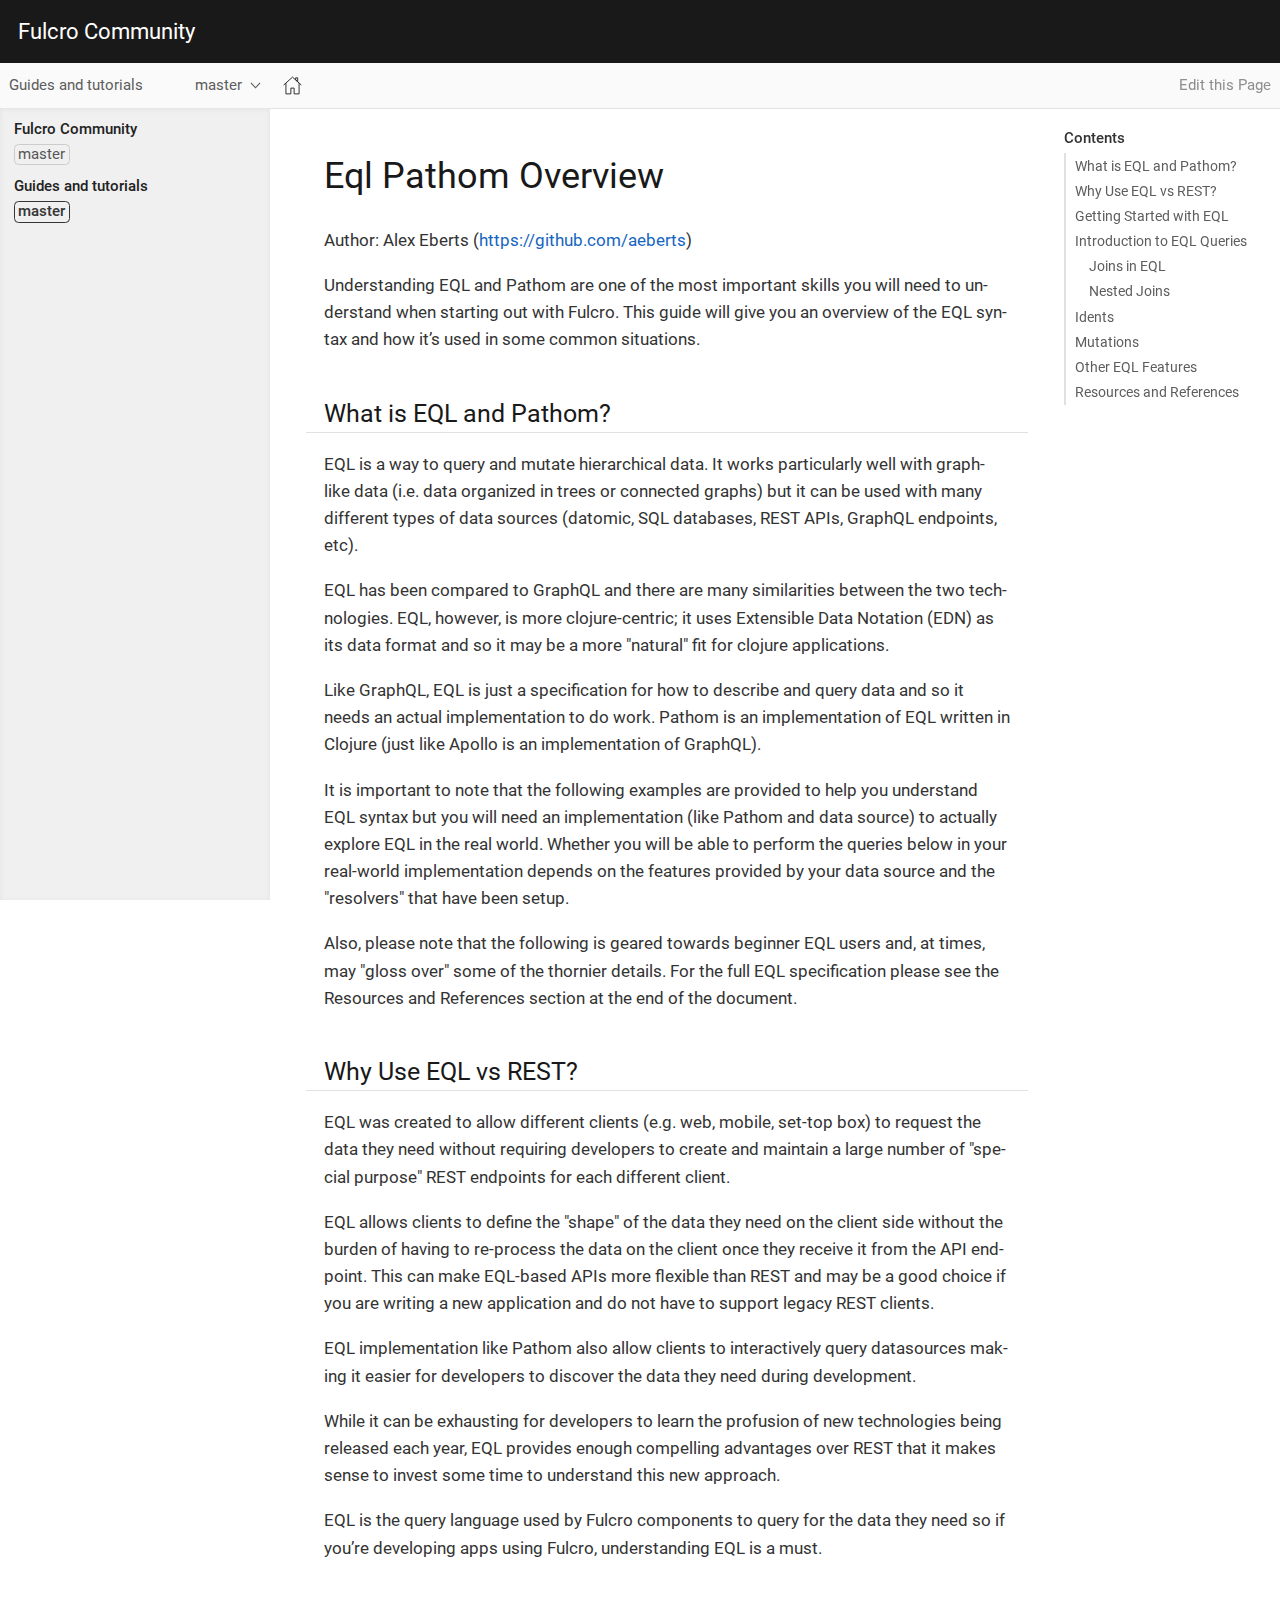
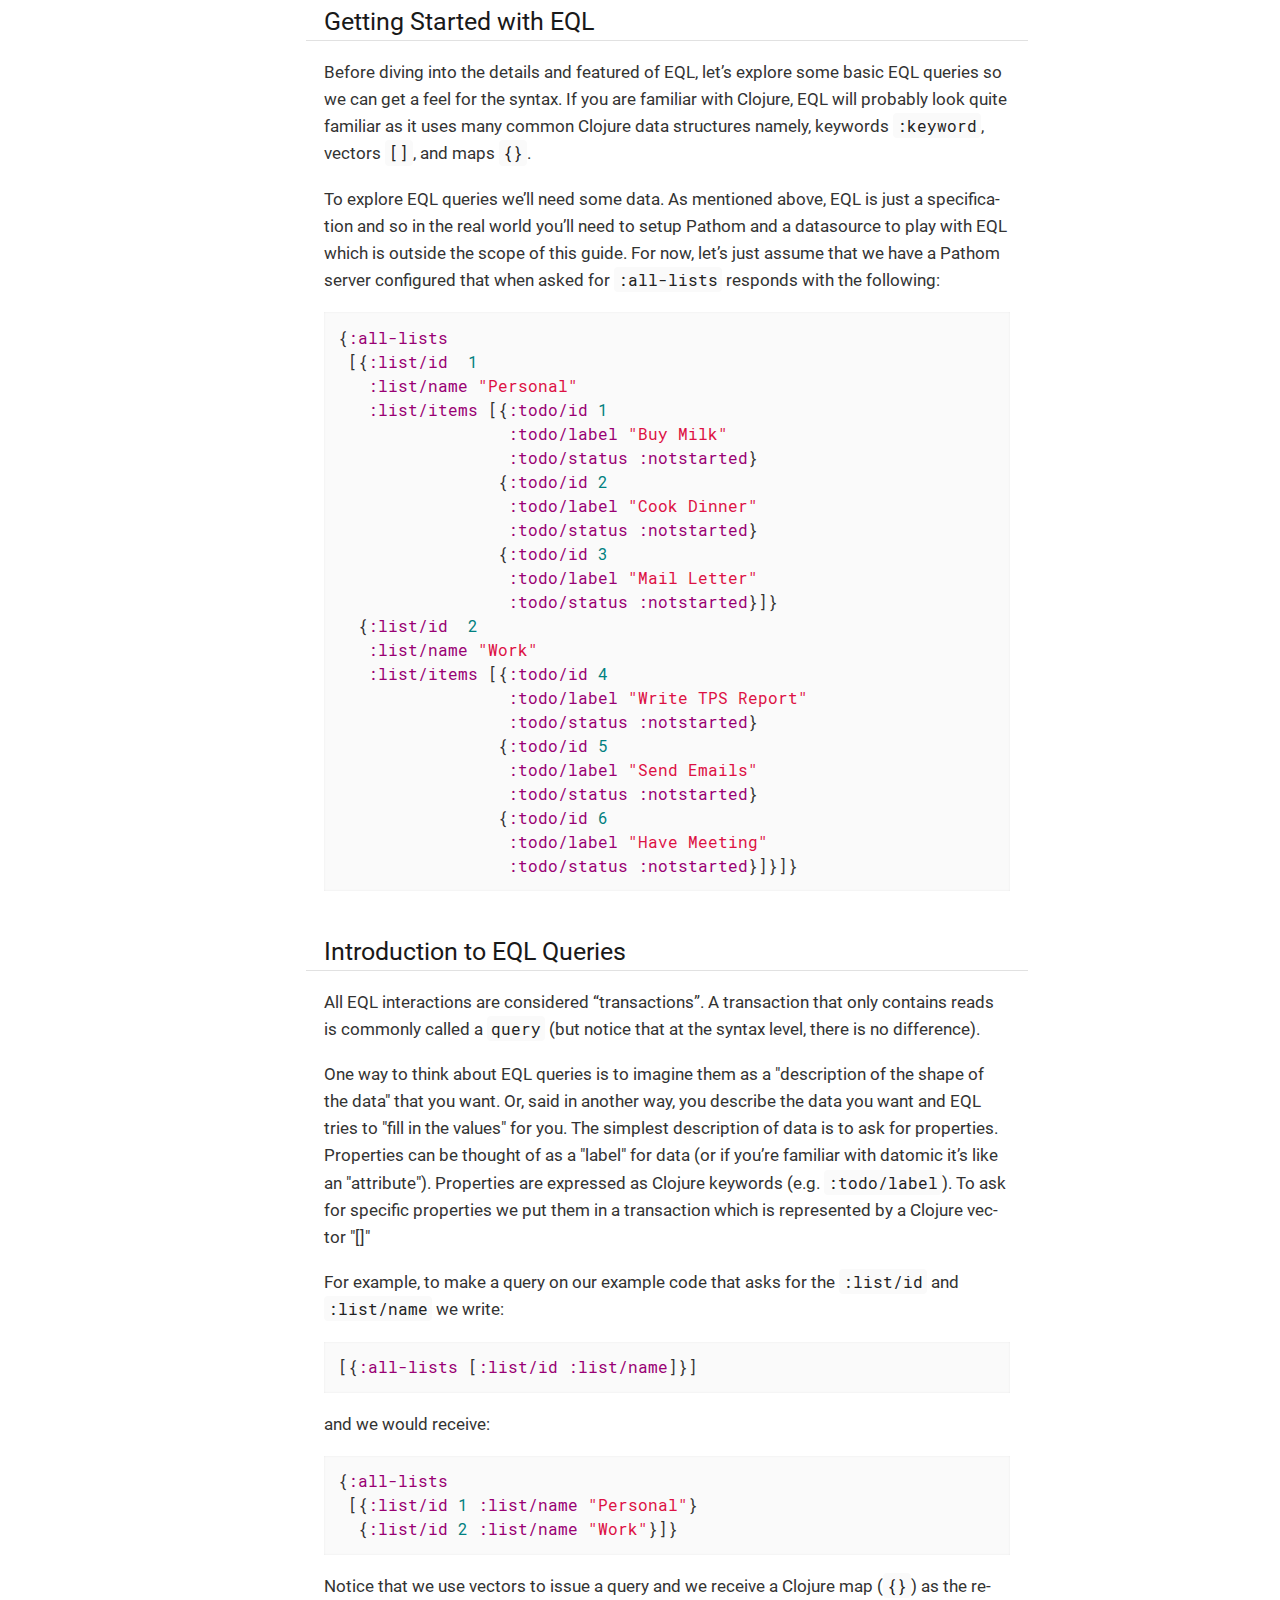
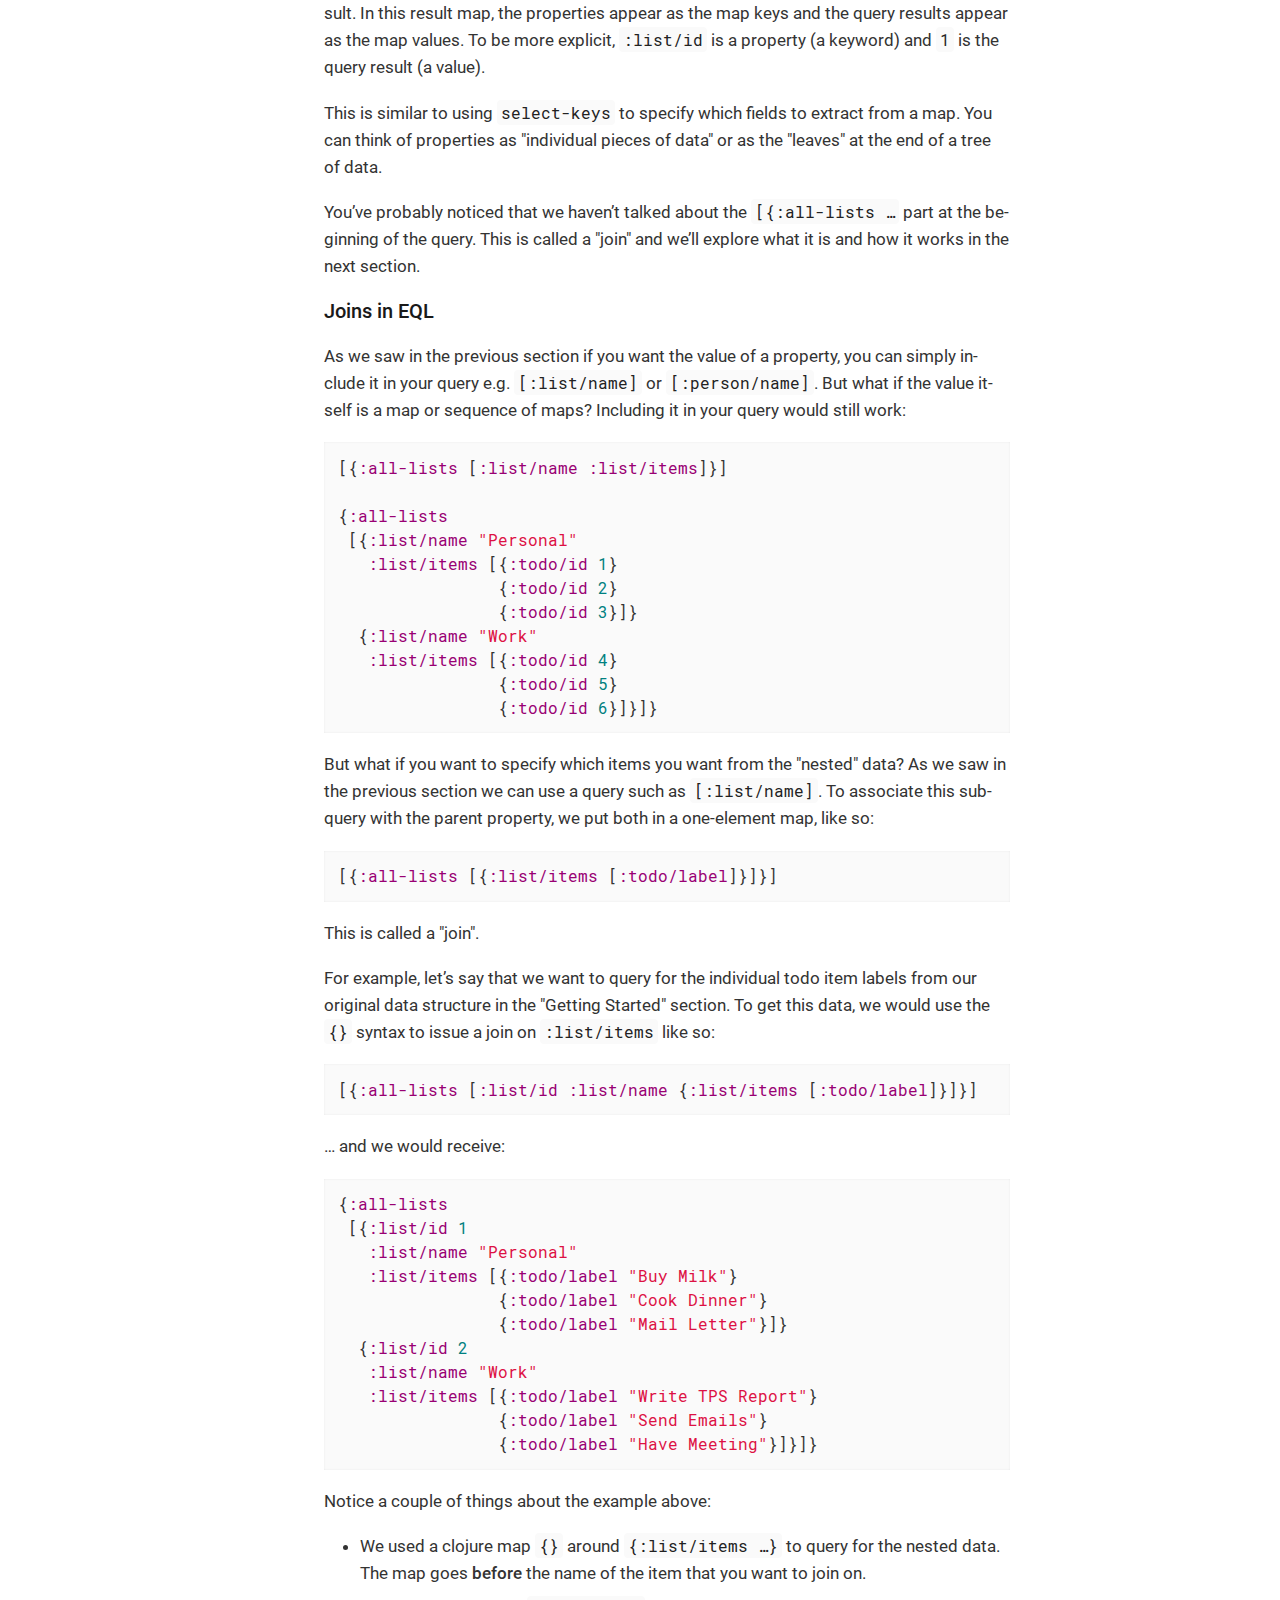
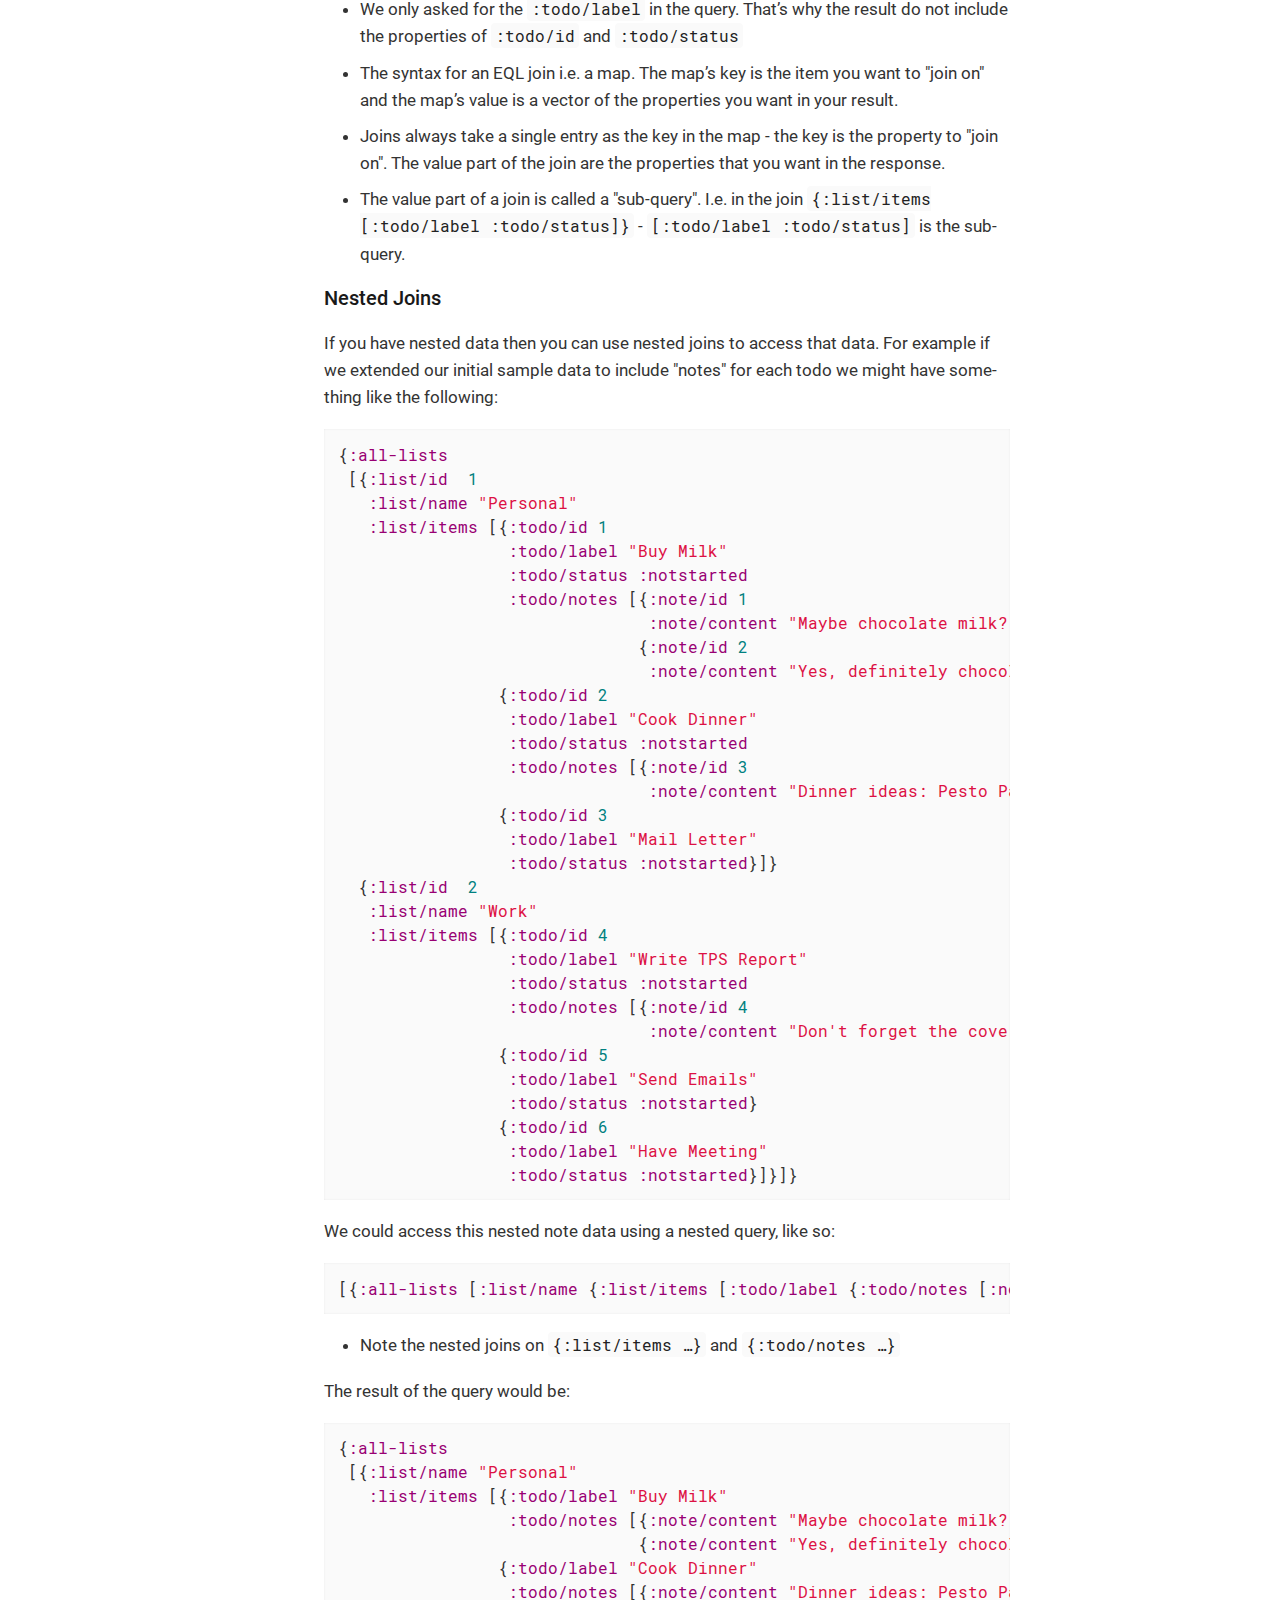
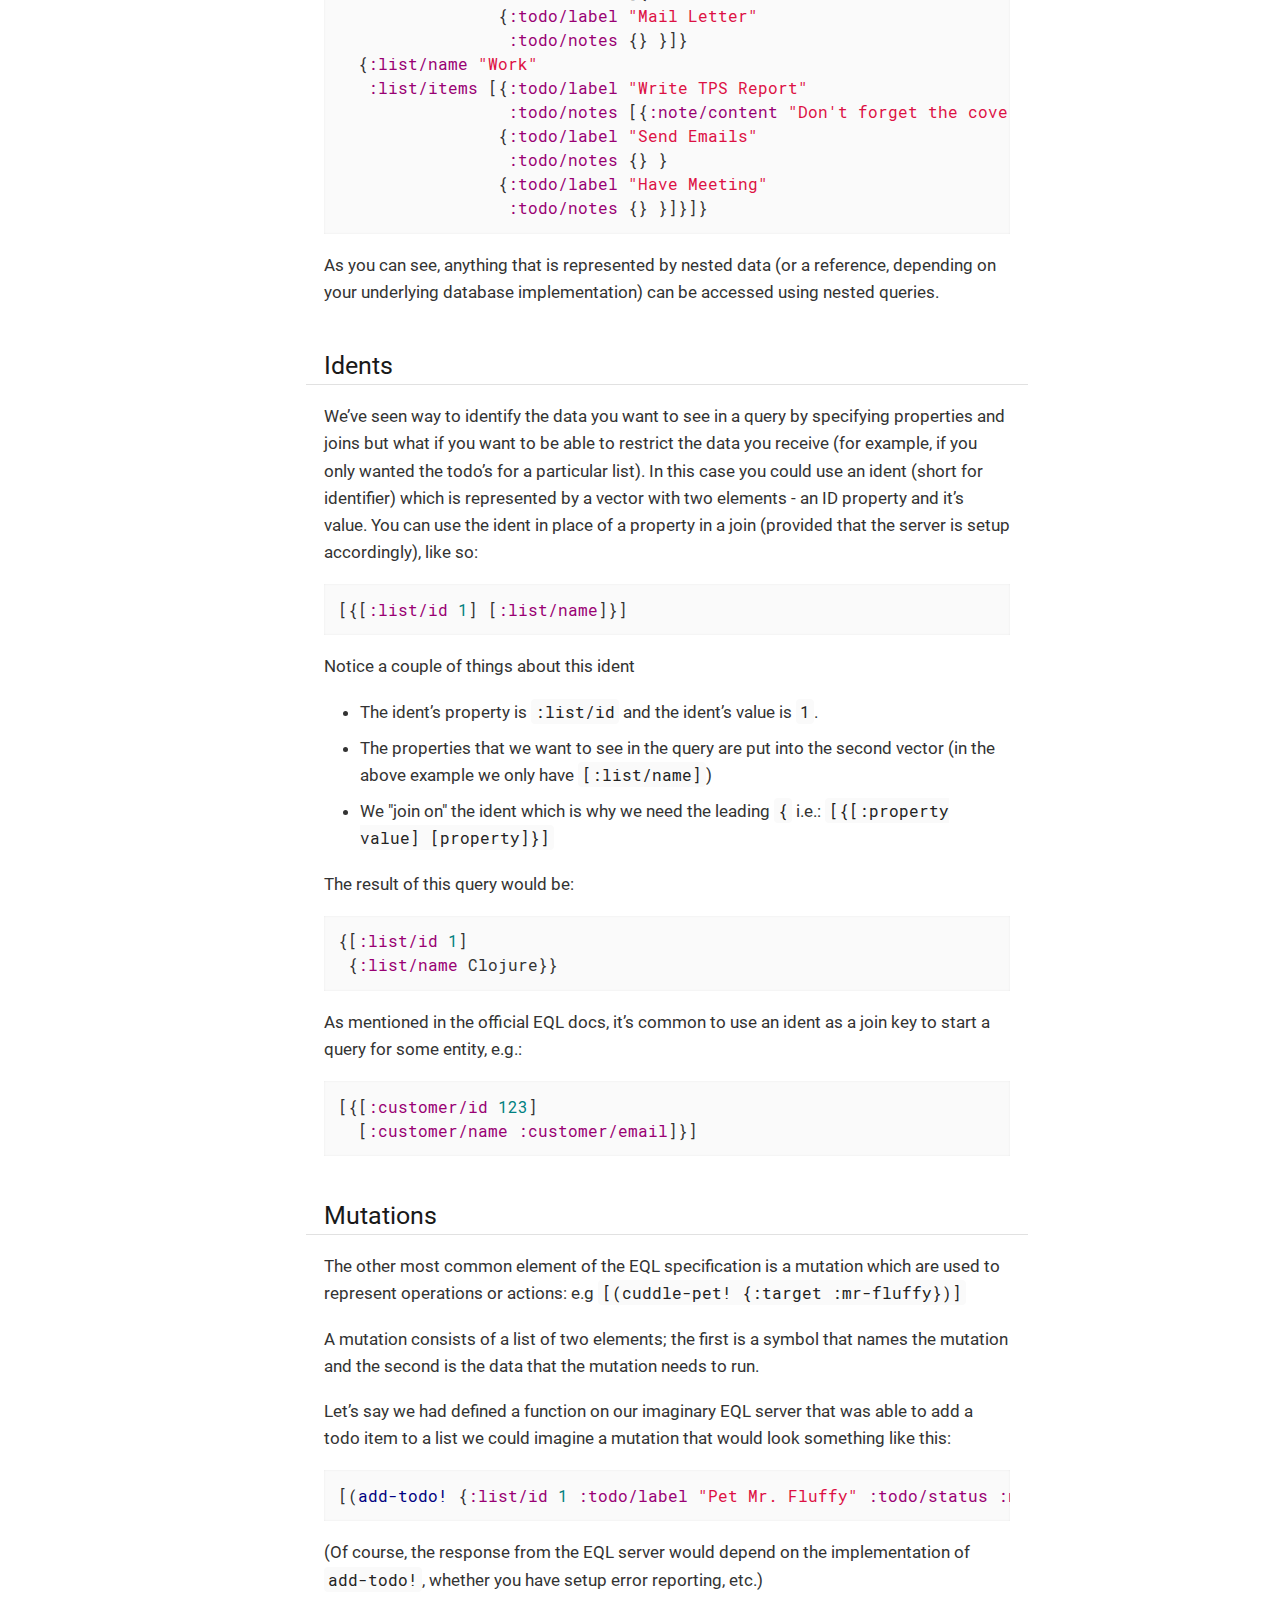
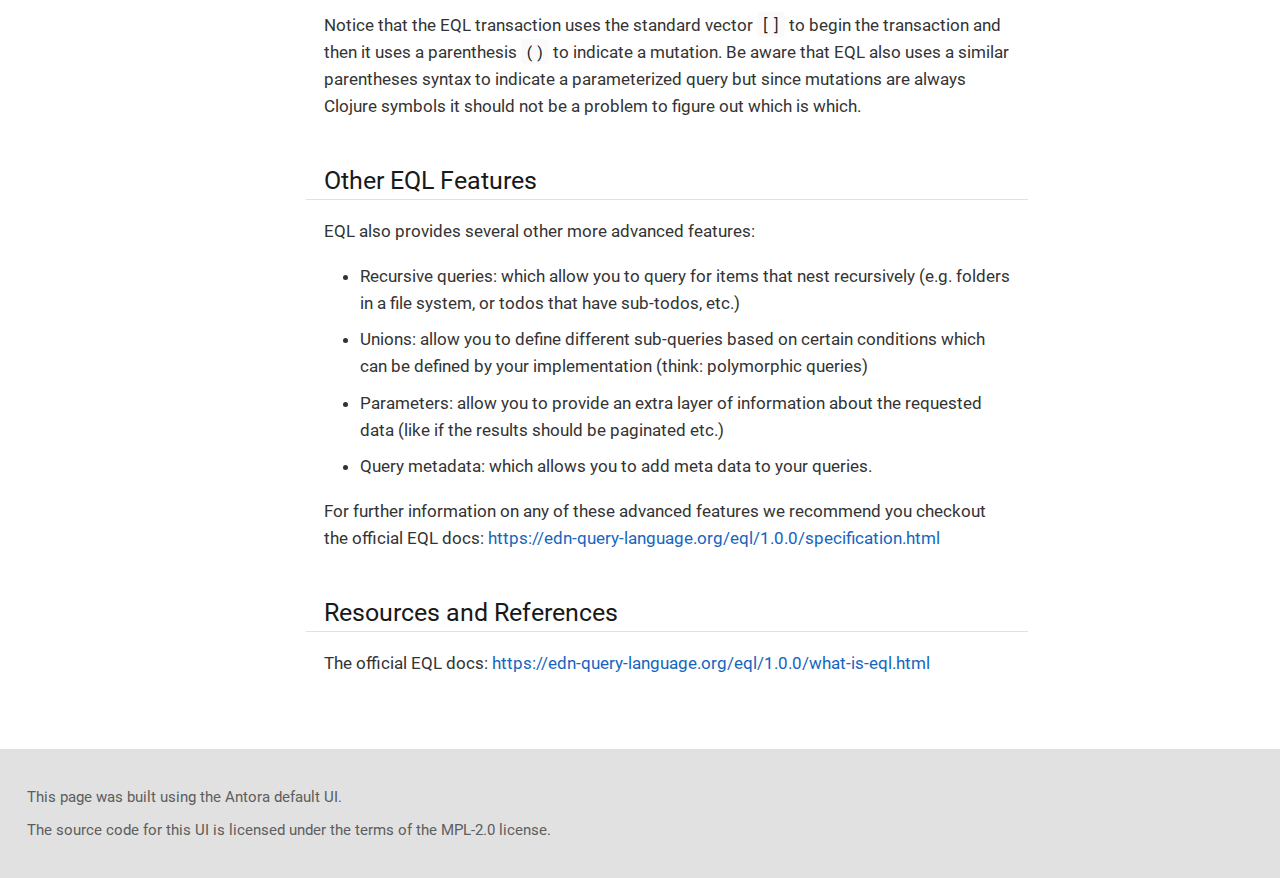
<file: guides/tutorial-eql-pathom-overview/index.html>
<!DOCTYPE html>
<html lang="en">
  <head>
    <meta charset="utf-8">
    <meta name="viewport" content="width=device-width,initial-scale=1">
    <title>Eql Pathom Overview :: Fulcro Community</title>
    <link rel="canonical" href="https://fulcro-community.github.io/guides/tutorial-eql-pathom-overview/index.html">
    <meta name="generator" content="Antora 2.3.4">
    <link rel="stylesheet" href="../../_/css/site.css">
    <script>var uiRootPath = '../../_'</script>
  </head>
  <body class="article">
<header class="header">
  <nav class="navbar">
    <div class="navbar-brand">
      <a class="navbar-item" href="https://fulcro-community.github.io">Fulcro Community</a>
      <button class="navbar-burger" data-target="topbar-nav">
        <span></span>
        <span></span>
        <span></span>
      </button>
    </div>
    </div>
  </nav>
</header>
<div class="body">
<div class="nav-container" data-component="guides" data-version="master">
  <aside class="nav">
    <div class="panels">
<div class="nav-panel-explore is-active" data-panel="explore">
  <div class="context">
    <span class="title">Guides and tutorials</span>
    <span class="version">master</span>
  </div>
  <ul class="components">
    <li class="component">
      <a class="title" href="../../main/index.html">Fulcro Community</a>
      <ul class="versions">
        <li class="version is-latest">
          <a href="../../main/index.html">master</a>
        </li>
      </ul>
    </li>
    <li class="component is-current">
      <a class="title" href="../index.html">Guides and tutorials</a>
      <ul class="versions">
        <li class="version is-current is-latest">
          <a href="../index.html">master</a>
        </li>
      </ul>
    </li>
  </ul>
</div>
    </div>
  </aside>
</div>
<main class="article">
<div class="toolbar" role="navigation">
<button class="nav-toggle"></button>
  <a href="../../main/index.html" class="home-link"></a>
<nav class="breadcrumbs" aria-label="breadcrumbs">
</nav>
  <div class="edit-this-page"><a href="https://github.com/fulcro-community/guides/edit/master/modules/tutorial-eql-pathom-overview/pages/index.adoc">Edit this Page</a></div>
  </div>
  <div class="content">
<aside class="toc sidebar" data-title="Contents" data-levels="2">
  <div class="toc-menu"></div>
</aside>
<article class="doc">
<h1 class="page">Eql Pathom Overview</h1>
<div id="preamble">
<div class="sectionbody">
<div class="paragraph">
<p>Author: Alex Eberts (<a href="https://github.com/aeberts" class="bare">https://github.com/aeberts</a>)</p>
</div>
<div class="paragraph">
<p>Understanding EQL and Pathom are one of the most important skills you
will need to understand when starting out with Fulcro. This guide will
give you an overview of the EQL syntax and how it&#8217;s used in some common
situations.</p>
</div>
</div>
</div>
<div class="sect1">
<h2 id="_what_is_eql_and_pathom"><a class="anchor" href="#_what_is_eql_and_pathom"></a>What is EQL and Pathom?</h2>
<div class="sectionbody">
<div class="paragraph">
<p>EQL is a way to query and mutate hierarchical data. It works
particularly well with graph-like data (i.e. data organized in trees or
connected graphs) but it can be used with many different types of data
sources (datomic, SQL databases, REST APIs, GraphQL endpoints, etc).</p>
</div>
<div class="paragraph">
<p>EQL has been compared to GraphQL and there are many similarities between
the two technologies. EQL, however, is more clojure-centric; it uses
Extensible Data Notation (EDN) as its data format and so it may be a
more "natural" fit for clojure applications.</p>
</div>
<div class="paragraph">
<p>Like GraphQL, EQL is just a specification for how to describe and query
data and so it needs an actual implementation to do work. Pathom is an
implementation of EQL written in Clojure (just like Apollo is an
implementation of GraphQL).</p>
</div>
<div class="paragraph">
<p>It is important to note that the following examples are provided to help
you understand EQL syntax but you will need an implementation (like
Pathom and data source) to actually explore EQL in the real world.
Whether you will be able to perform the queries below in your real-world
implementation depends on the features provided by your data source and
the "resolvers" that have been setup.</p>
</div>
<div class="paragraph">
<p>Also, please note that the following is geared towards beginner EQL
users and, at times, may "gloss over" some of the thornier details. For
the full EQL specification please see the Resources and References
section at the end of the document.</p>
</div>
</div>
</div>
<div class="sect1">
<h2 id="_why_use_eql_vs_rest"><a class="anchor" href="#_why_use_eql_vs_rest"></a>Why Use EQL vs REST?</h2>
<div class="sectionbody">
<div class="paragraph">
<p>EQL was created to allow different clients (e.g. web, mobile, set-top
box) to request the data they need without requiring developers to
create and maintain a large number of "special purpose" REST endpoints
for each different client.</p>
</div>
<div class="paragraph">
<p>EQL allows clients to define the "shape" of the data they need on the
client side without the burden of having to re-process the data on the
client once they receive it from the API endpoint. This can make
EQL-based APIs more flexible than REST and may be a good choice if you
are writing a new application and do not have to support legacy REST
clients.</p>
</div>
<div class="paragraph">
<p>EQL implementation like Pathom also allow clients to interactively query
datasources making it easier for developers to discover the data they
need during development.</p>
</div>
<div class="paragraph">
<p>While it can be exhausting for developers to learn the profusion of new
technologies being released each year, EQL provides enough compelling
advantages over REST that it makes sense to invest some time to
understand this new approach.</p>
</div>
<div class="paragraph">
<p>EQL is the query language used by Fulcro components to query for the
data they need so if you&#8217;re developing apps using Fulcro, understanding
EQL is a must.</p>
</div>
</div>
</div>
<div class="sect1">
<h2 id="_getting_started_with_eql"><a class="anchor" href="#_getting_started_with_eql"></a>Getting Started with EQL</h2>
<div class="sectionbody">
<div class="paragraph">
<p>Before diving into the details and featured of EQL, let&#8217;s explore some
basic EQL queries so we can get a feel for the syntax. If you are
familiar with Clojure, EQL will probably look quite familiar as it uses
many common Clojure data structures namely, keywords <code>:keyword</code>, vectors
<code>[]</code>, and maps <code>{}</code>.</p>
</div>
<div class="paragraph">
<p>To explore EQL queries we&#8217;ll need some data. As mentioned above, EQL is
just a specification and so in the real world you&#8217;ll need to setup
Pathom and a datasource to play with EQL which is outside the scope of
this guide. For now, let&#8217;s just assume that we have a Pathom server
configured that when asked for <code>:all-lists</code> responds with the following:</p>
</div>
<div class="listingblock">
<div class="content">
<pre class="highlightjs highlight"><code class="language-clojure hljs" data-lang="clojure">{:all-lists
 [{:list/id  1
   :list/name "Personal"
   :list/items [{:todo/id 1
                 :todo/label "Buy Milk"
                 :todo/status :notstarted}
                {:todo/id 2
                 :todo/label "Cook Dinner"
                 :todo/status :notstarted}
                {:todo/id 3
                 :todo/label "Mail Letter"
                 :todo/status :notstarted}]}
  {:list/id  2
   :list/name "Work"
   :list/items [{:todo/id 4
                 :todo/label "Write TPS Report"
                 :todo/status :notstarted}
                {:todo/id 5
                 :todo/label "Send Emails"
                 :todo/status :notstarted}
                {:todo/id 6
                 :todo/label "Have Meeting"
                 :todo/status :notstarted}]}]}</code></pre>
</div>
</div>
</div>
</div>
<div class="sect1">
<h2 id="_introduction_to_eql_queries"><a class="anchor" href="#_introduction_to_eql_queries"></a>Introduction to EQL Queries</h2>
<div class="sectionbody">
<div class="paragraph">
<p>All EQL interactions are considered “transactions”. A transaction that only
contains reads is commonly called a <code>query</code> (but notice that at the syntax
level, there is no difference).</p>
</div>
<div class="paragraph">
<p>One way to think about EQL queries is to imagine them as a "description
of the shape of the data" that you want. Or, said in another way, you describe
the data you want and EQL tries to "fill in the values" for you.
The simplest description of data is to ask for properties. Properties
can be thought of as a "label" for data (or if you&#8217;re familiar with
datomic it&#8217;s like an "attribute"). Properties are expressed as Clojure
keywords (e.g. <code>:todo/label</code>). To ask for specific properties we put
them in a transaction which is represented by a Clojure vector "[]"</p>
</div>
<div class="paragraph">
<p>For example, to make a query on our example code that asks for the
<code>:list/id</code> and <code>:list/name</code> we write:</p>
</div>
<div class="listingblock">
<div class="content">
<pre class="highlightjs highlight"><code class="language-clojure hljs" data-lang="clojure">[{:all-lists [:list/id :list/name]}]</code></pre>
</div>
</div>
<div class="paragraph">
<p>and we would receive:</p>
</div>
<div class="listingblock">
<div class="content">
<pre class="highlightjs highlight"><code class="language-clojure hljs" data-lang="clojure">{:all-lists
 [{:list/id 1 :list/name "Personal"}
  {:list/id 2 :list/name "Work"}]}</code></pre>
</div>
</div>
<div class="paragraph">
<p>Notice that we use vectors to issue a query and we receive a Clojure map
(<code>{}</code>) as the result. In this result map, the properties appear as the
map keys and the query results appear as the map values. To be more
explicit, <code>:list/id</code> is a property (a keyword) and <code>1</code> is the query
result (a value).</p>
</div>
<div class="paragraph">
<p>This is similar to using <code>select-keys</code> to specify which fields to
extract from a map. You can think of properties as "individual pieces of
data" or as the "leaves" at the end of a tree of data.</p>
</div>
<div class="paragraph">
<p>You&#8217;ve probably noticed that we haven&#8217;t talked about the <code>[{:all-lists
…</code> part at the beginning of the query. This is called a "join" and we&#8217;ll
explore what it is and how it works in the next section.</p>
</div>
<div class="sect2">
<h3 id="_joins_in_eql"><a class="anchor" href="#_joins_in_eql"></a>Joins in EQL</h3>
<div class="paragraph">
<p>As we saw in the previous section if you want the value of a property,
you can simply include it in your query e.g. <code>[:list/name]</code> or
<code>[:person/name]</code>. But what if the value itself is a map or sequence of
maps? Including it in your query would still work:</p>
</div>
<div class="listingblock">
<div class="content">
<pre class="highlightjs highlight"><code class="language-clojure hljs" data-lang="clojure">[{:all-lists [:list/name :list/items]}]

{:all-lists
 [{:list/name "Personal"
   :list/items [{:todo/id 1}
                {:todo/id 2}
                {:todo/id 3}]}
  {:list/name "Work"
   :list/items [{:todo/id 4}
                {:todo/id 5}
                {:todo/id 6}]}]}</code></pre>
</div>
</div>
<div class="paragraph">
<p>But what if you want to specify which items you want from the "nested"
data? As we saw in the previous section we can use a query such as
<code>[:list/name]</code>. To associate this sub-query with the parent property, we
put both in a one-element map, like so:</p>
</div>
<div class="listingblock">
<div class="content">
<pre class="highlightjs highlight"><code class="language-clojure hljs" data-lang="clojure">[{:all-lists [{:list/items [:todo/label]}]}]</code></pre>
</div>
</div>
<div class="paragraph">
<p>This is called a "join".</p>
</div>
<div class="paragraph">
<p>For example, let&#8217;s say that we want to query for the individual todo
item labels from our original data structure in the "Getting Started"
section. To get this data, we would use the <code>{}</code> syntax to issue a join
on <code>:list/items</code> like so:</p>
</div>
<div class="listingblock">
<div class="content">
<pre class="highlightjs highlight"><code class="language-clojure hljs" data-lang="clojure">[{:all-lists [:list/id :list/name {:list/items [:todo/label]}]}]</code></pre>
</div>
</div>
<div class="paragraph">
<p>… and we would receive:</p>
</div>
<div class="listingblock">
<div class="content">
<pre class="highlightjs highlight"><code class="language-clojure hljs" data-lang="clojure">{:all-lists
 [{:list/id 1
   :list/name "Personal"
   :list/items [{:todo/label "Buy Milk"}
                {:todo/label "Cook Dinner"}
                {:todo/label "Mail Letter"}]}
  {:list/id 2
   :list/name "Work"
   :list/items [{:todo/label "Write TPS Report"}
                {:todo/label "Send Emails"}
                {:todo/label "Have Meeting"}]}]}</code></pre>
</div>
</div>
<div class="paragraph">
<p>Notice a couple of things about the example above:</p>
</div>
<div class="ulist">
<ul>
<li>
<p>We used a clojure map <code>{}</code> around <code>{:list/items …}</code> to query for the
nested data. The map goes <strong>before</strong> the name of the item that you want to
join on.</p>
</li>
<li>
<p>We only asked for the <code>:todo/label</code> in the query. That&#8217;s why the result
do not include the properties of <code>:todo/id</code> and <code>:todo/status</code></p>
</li>
<li>
<p>The syntax for an EQL join i.e. a map. The map&#8217;s key is the item you
want to "join on" and the map&#8217;s value is a vector of the properties you
want in your result.</p>
</li>
<li>
<p>Joins always take a single entry as the key in the map - the key is
the property to "join on". The value part of the join are the properties
that you want in the response.</p>
</li>
<li>
<p>The value part of a join is called a "sub-query". I.e. in the join
<code>{:list/items [:todo/label :todo/status]}</code> - <code>[:todo/label :todo/status]</code>
is the sub-query.</p>
</li>
</ul>
</div>
</div>
<div class="sect2">
<h3 id="_nested_joins"><a class="anchor" href="#_nested_joins"></a>Nested Joins</h3>
<div class="paragraph">
<p>If you have nested data then you can use nested joins to access that
data. For example if we extended our initial sample data to include
"notes" for each todo we might have something like the following:</p>
</div>
<div class="listingblock">
<div class="content">
<pre class="highlightjs highlight"><code class="language-clojure hljs" data-lang="clojure">{:all-lists
 [{:list/id  1
   :list/name "Personal"
   :list/items [{:todo/id 1
                 :todo/label "Buy Milk"
                 :todo/status :notstarted
                 :todo/notes [{:note/id 1
                               :note/content "Maybe chocolate milk?"}
                              {:note/id 2
                               :note/content "Yes, definitely chocolate milk"}]}
                {:todo/id 2
                 :todo/label "Cook Dinner"
                 :todo/status :notstarted
                 :todo/notes [{:note/id 3
                               :note/content "Dinner ideas: Pesto Pasta"}]}
                {:todo/id 3
                 :todo/label "Mail Letter"
                 :todo/status :notstarted}]}
  {:list/id  2
   :list/name "Work"
   :list/items [{:todo/id 4
                 :todo/label "Write TPS Report"
                 :todo/status :notstarted
                 :todo/notes [{:note/id 4
                               :note/content "Don't forget the cover sheet!"}]}
                {:todo/id 5
                 :todo/label "Send Emails"
                 :todo/status :notstarted}
                {:todo/id 6
                 :todo/label "Have Meeting"
                 :todo/status :notstarted}]}]}</code></pre>
</div>
</div>
<div class="paragraph">
<p>We could access this nested note data using a nested query, like so:</p>
</div>
<div class="listingblock">
<div class="content">
<pre class="highlightjs highlight"><code class="language-clojure hljs" data-lang="clojure">[{:all-lists [:list/name {:list/items [:todo/label {:todo/notes [:note/content]}]}]}]</code></pre>
</div>
</div>
<div class="ulist">
<ul>
<li>
<p>Note the nested joins on <code>{:list/items …}</code> and <code>{:todo/notes …}</code></p>
</li>
</ul>
</div>
<div class="paragraph">
<p>The result of the query would be:</p>
</div>
<div class="listingblock">
<div class="content">
<pre class="highlightjs highlight"><code class="language-clojure hljs" data-lang="clojure">{:all-lists
 [{:list/name "Personal"
   :list/items [{:todo/label "Buy Milk"
                 :todo/notes [{:note/content "Maybe chocolate milk?"}
                              {:note/content "Yes, definitely chocolate milk"}]}
                {:todo/label "Cook Dinner"
                 :todo/notes [{:note/content "Dinner ideas: Pesto Pasta"}]}
                {:todo/label "Mail Letter"
                 :todo/notes {} }]}
  {:list/name "Work"
   :list/items [{:todo/label "Write TPS Report"
                 :todo/notes [{:note/content "Don't forget the cover sheet!"}]}
                {:todo/label "Send Emails"
                 :todo/notes {} }
                {:todo/label "Have Meeting"
                 :todo/notes {} }]}]}</code></pre>
</div>
</div>
<div class="paragraph">
<p>As you can see, anything that is represented by nested data (or a
reference, depending on your underlying database implementation) can be
accessed using nested queries.</p>
</div>
</div>
</div>
</div>
<div class="sect1">
<h2 id="_idents"><a class="anchor" href="#_idents"></a>Idents</h2>
<div class="sectionbody">
<div class="paragraph">
<p>We&#8217;ve seen way to identify the data you want to see in a query by
specifying properties and joins but what if you want to be able to
restrict the data you receive (for example, if you only wanted the
todo&#8217;s for a particular list). In this case you could use an ident
(short for identifier) which is represented by a vector with two
elements - an ID property and it&#8217;s value. You can use the ident in place
of a property in a join (provided that the server is setup accordingly),
like so:</p>
</div>
<div class="listingblock">
<div class="content">
<pre class="highlightjs highlight"><code class="language-clojure hljs" data-lang="clojure">[{[:list/id 1] [:list/name]}]</code></pre>
</div>
</div>
<div class="paragraph">
<p>Notice a couple of things about this ident</p>
</div>
<div class="ulist">
<ul>
<li>
<p>The ident&#8217;s property is <code>:list/id</code> and the ident&#8217;s value is <code>1</code>.</p>
</li>
<li>
<p>The properties that we want to see in the query are put into the
second vector (in the above example we only have <code>[:list/name]</code>)</p>
</li>
<li>
<p>We "join on" the ident which is why we need the leading <code>{</code> i.e.:
<code>[{[:property value] [property]}]</code></p>
</li>
</ul>
</div>
<div class="paragraph">
<p>The result of this query would be:</p>
</div>
<div class="listingblock">
<div class="content">
<pre class="highlightjs highlight"><code class="language-clojure hljs" data-lang="clojure">{[:list/id 1]
 {:list/name Clojure}}</code></pre>
</div>
</div>
<div class="paragraph">
<p>As mentioned in the official EQL docs, it&#8217;s common to use an ident as a
join key to start a query for some entity, e.g.:</p>
</div>
<div class="listingblock">
<div class="content">
<pre class="highlightjs highlight"><code class="language-clojure hljs" data-lang="clojure">[{[:customer/id 123]
  [:customer/name :customer/email]}]</code></pre>
</div>
</div>
</div>
</div>
<div class="sect1">
<h2 id="_mutations"><a class="anchor" href="#_mutations"></a>Mutations</h2>
<div class="sectionbody">
<div class="paragraph">
<p>The other most common element of the EQL specification is a mutation
which are used to represent operations or actions: e.g <code>[(cuddle-pet!
{:target :mr-fluffy})]</code></p>
</div>
<div class="paragraph">
<p>A mutation consists of a list of two elements; the first is a symbol
that names the mutation and the second is the data that the mutation
needs to run.</p>
</div>
<div class="paragraph">
<p>Let&#8217;s say we had defined a function on our imaginary EQL server that was
able to add a todo item to a list we could imagine a mutation that would
look something like this:</p>
</div>
<div class="listingblock">
<div class="content">
<pre class="highlightjs highlight"><code class="language-clojure hljs" data-lang="clojure">[(add-todo! {:list/id 1 :todo/label "Pet Mr. Fluffy" :todo/status :not-started})]</code></pre>
</div>
</div>
<div class="paragraph">
<p>(Of course, the response from the EQL server would depend on the
implementation of <code>add-todo!</code>, whether you have setup error reporting,
etc.)</p>
</div>
<div class="paragraph">
<p>Notice that the EQL transaction uses the standard vector <code>[]</code> to begin
the transaction and then it uses a parenthesis <code>()</code> to indicate a
mutation. Be aware that EQL also uses a similar parentheses syntax to
indicate a parameterized query but since mutations are always Clojure
symbols it should not be a problem to figure out which is which.</p>
</div>
</div>
</div>
<div class="sect1">
<h2 id="_other_eql_features"><a class="anchor" href="#_other_eql_features"></a>Other EQL Features</h2>
<div class="sectionbody">
<div class="paragraph">
<p>EQL also provides several other more advanced features:</p>
</div>
<div class="ulist">
<ul>
<li>
<p>Recursive queries: which allow you to query for items that nest
recursively (e.g. folders in a file system, or todos that have
sub-todos, etc.)</p>
</li>
<li>
<p>Unions: allow you to define different sub-queries based on certain
conditions which can be defined by your implementation (think:
polymorphic queries)</p>
</li>
<li>
<p>Parameters: allow you to provide an extra layer of information about
the requested data (like if the results should be paginated etc.)</p>
</li>
<li>
<p>Query metadata: which allows you to add meta data to your queries.</p>
</li>
</ul>
</div>
<div class="paragraph">
<p>For further information on any of these advanced features we recommend
you checkout the official EQL docs:
<a href="https://edn-query-language.org/eql/1.0.0/specification.html" class="bare">https://edn-query-language.org/eql/1.0.0/specification.html</a></p>
</div>
</div>
</div>
<div class="sect1">
<h2 id="_resources_and_references"><a class="anchor" href="#_resources_and_references"></a>Resources and References</h2>
<div class="sectionbody">
<div class="paragraph">
<p>The official EQL docs:
<a href="https://edn-query-language.org/eql/1.0.0/what-is-eql.html" class="bare">https://edn-query-language.org/eql/1.0.0/what-is-eql.html</a></p>
</div>
</div>
</div>
</article>
  </div>
</main>
</div>
<footer class="footer">
  <p>This page was built using the Antora default UI.</p>
  <p>The source code for this UI is licensed under the terms of the MPL-2.0 license.</p>
</footer>
<script src="../../_/js/site.js"></script>
<script async src="../../_/js/vendor/highlight.js"></script>
  </body>
</html>
</file>
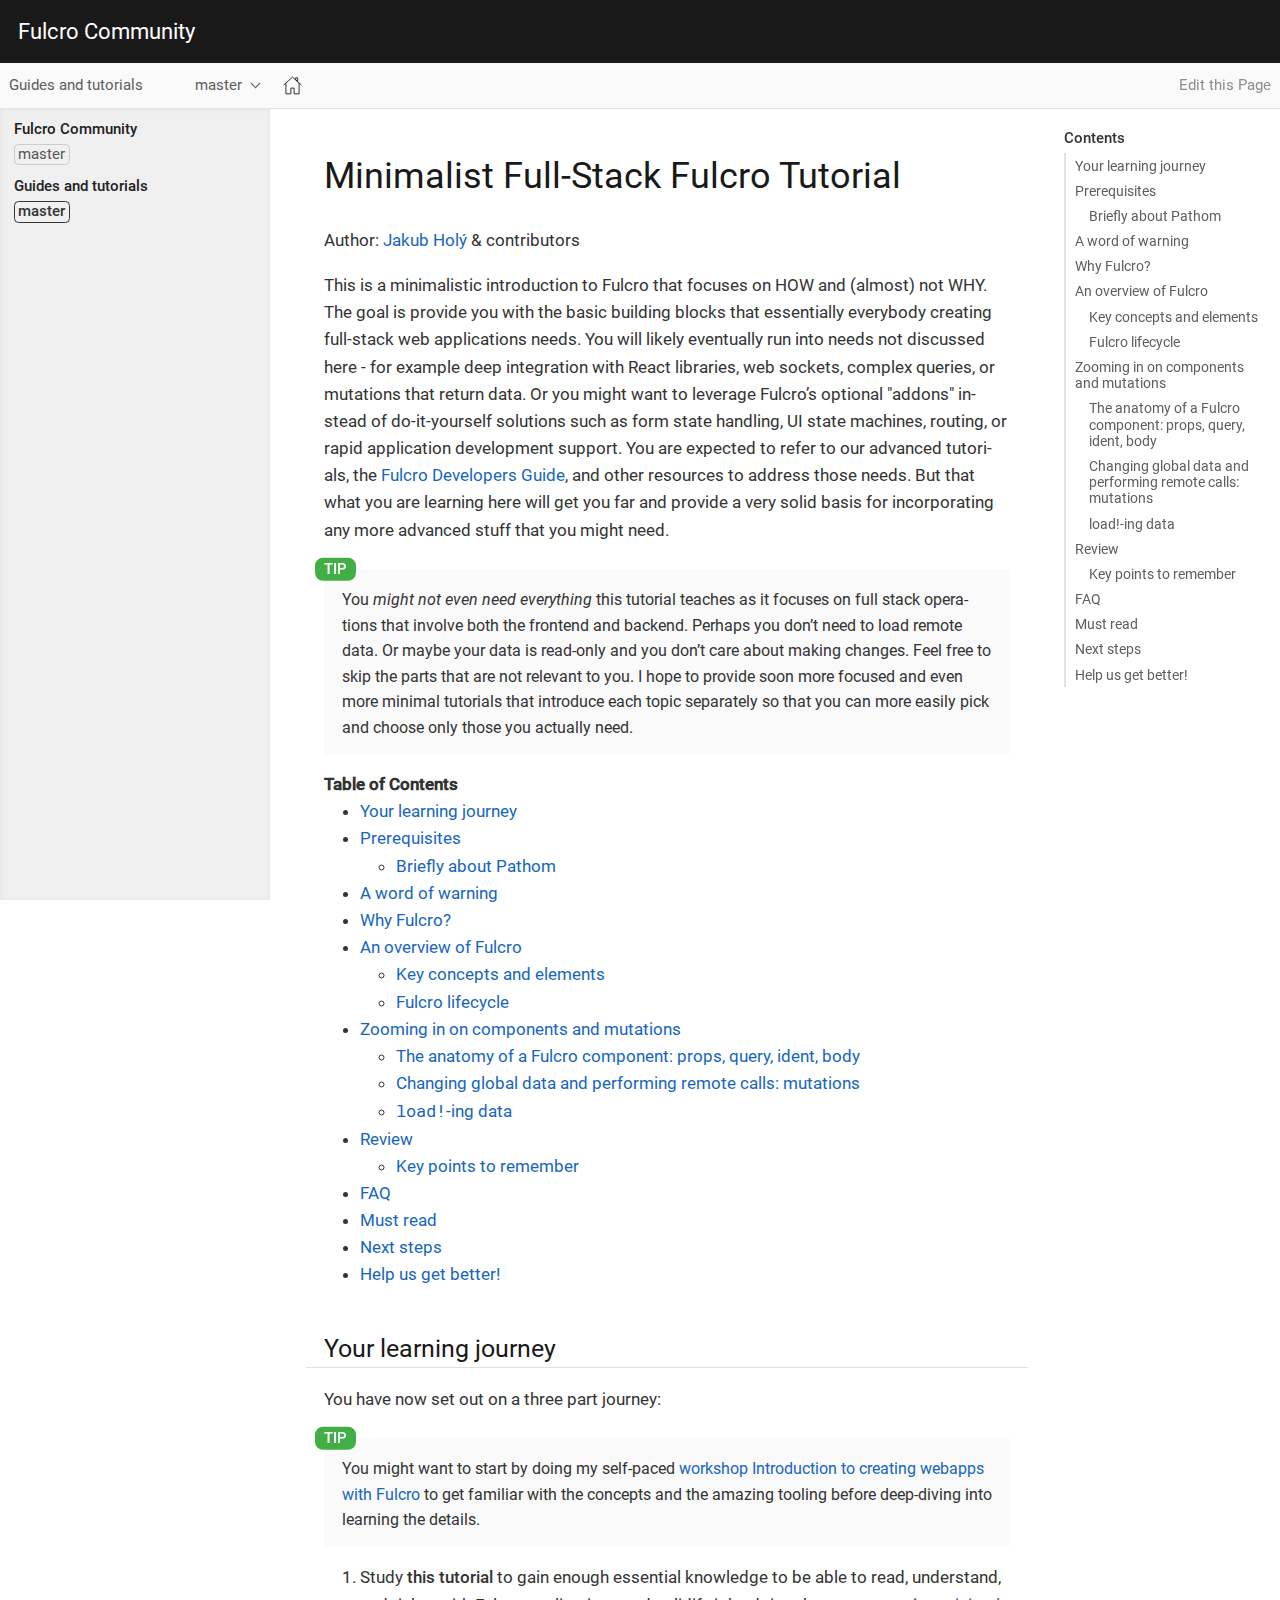
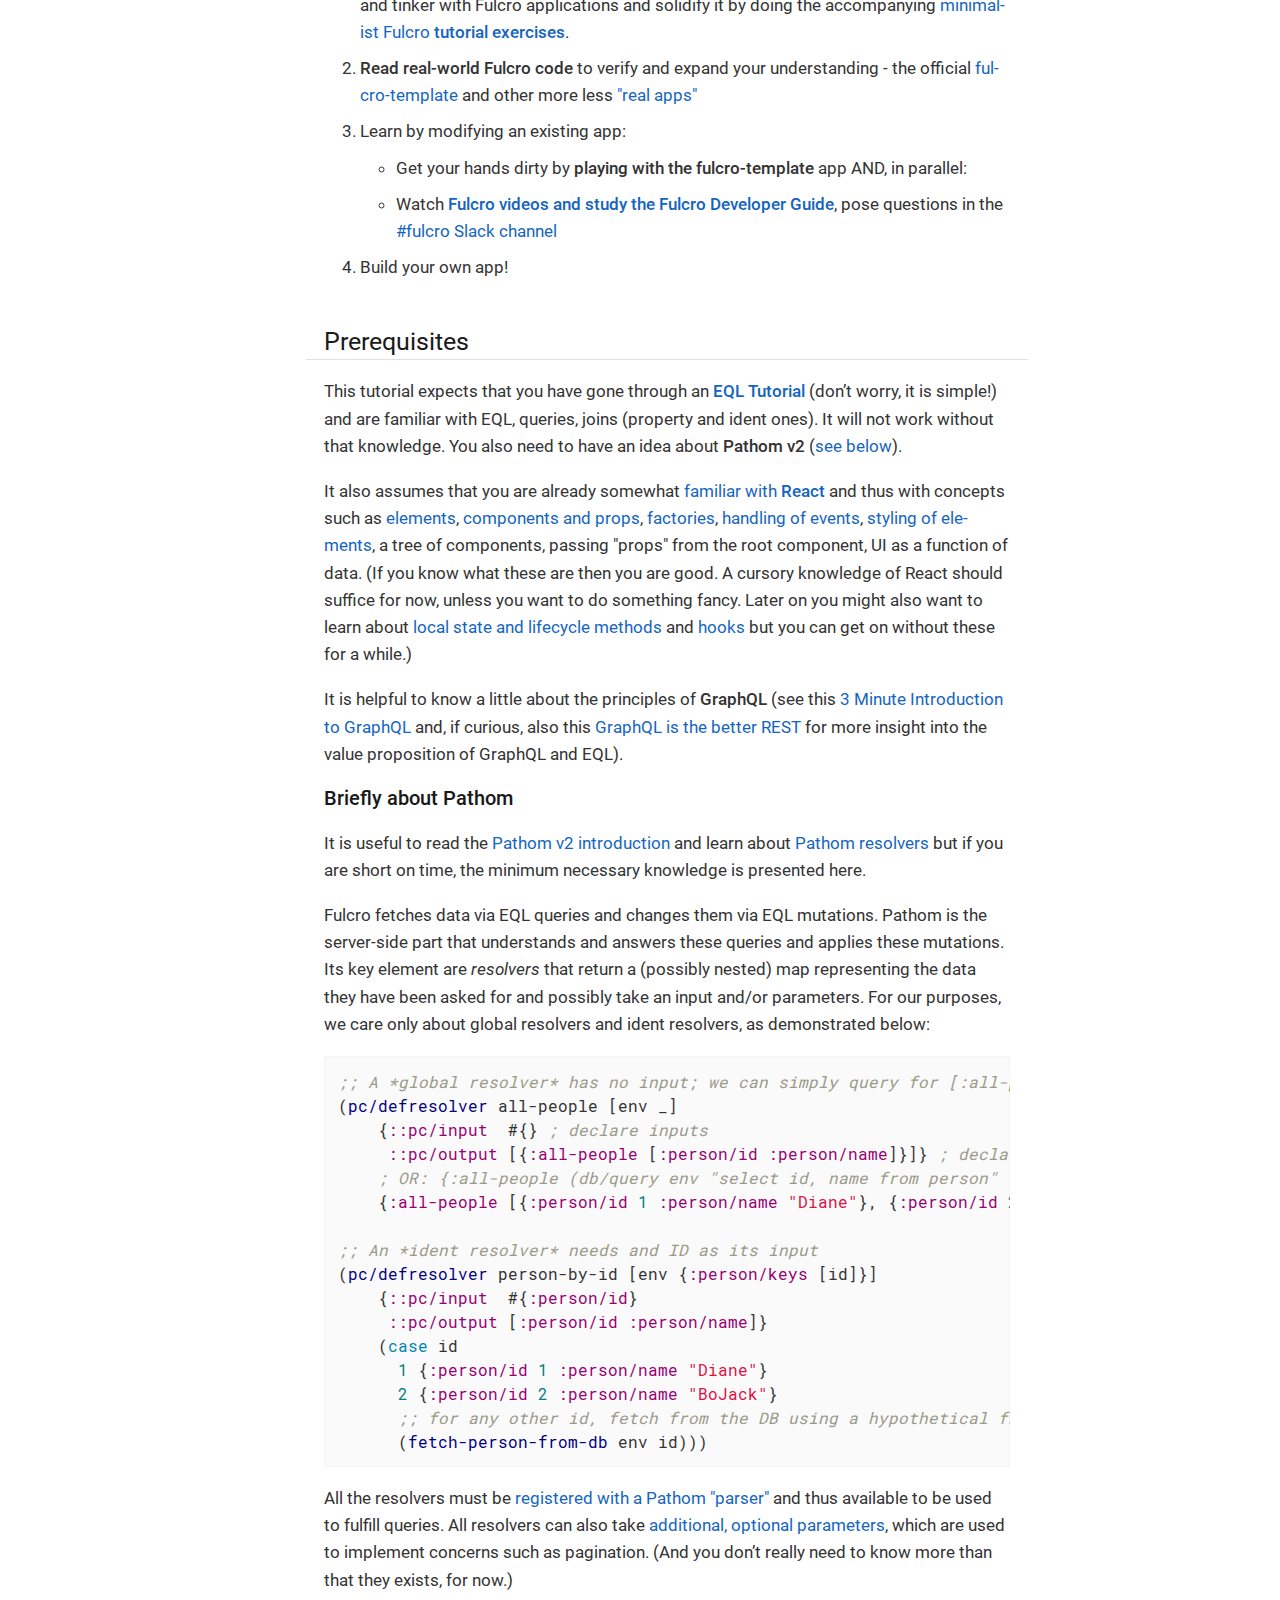
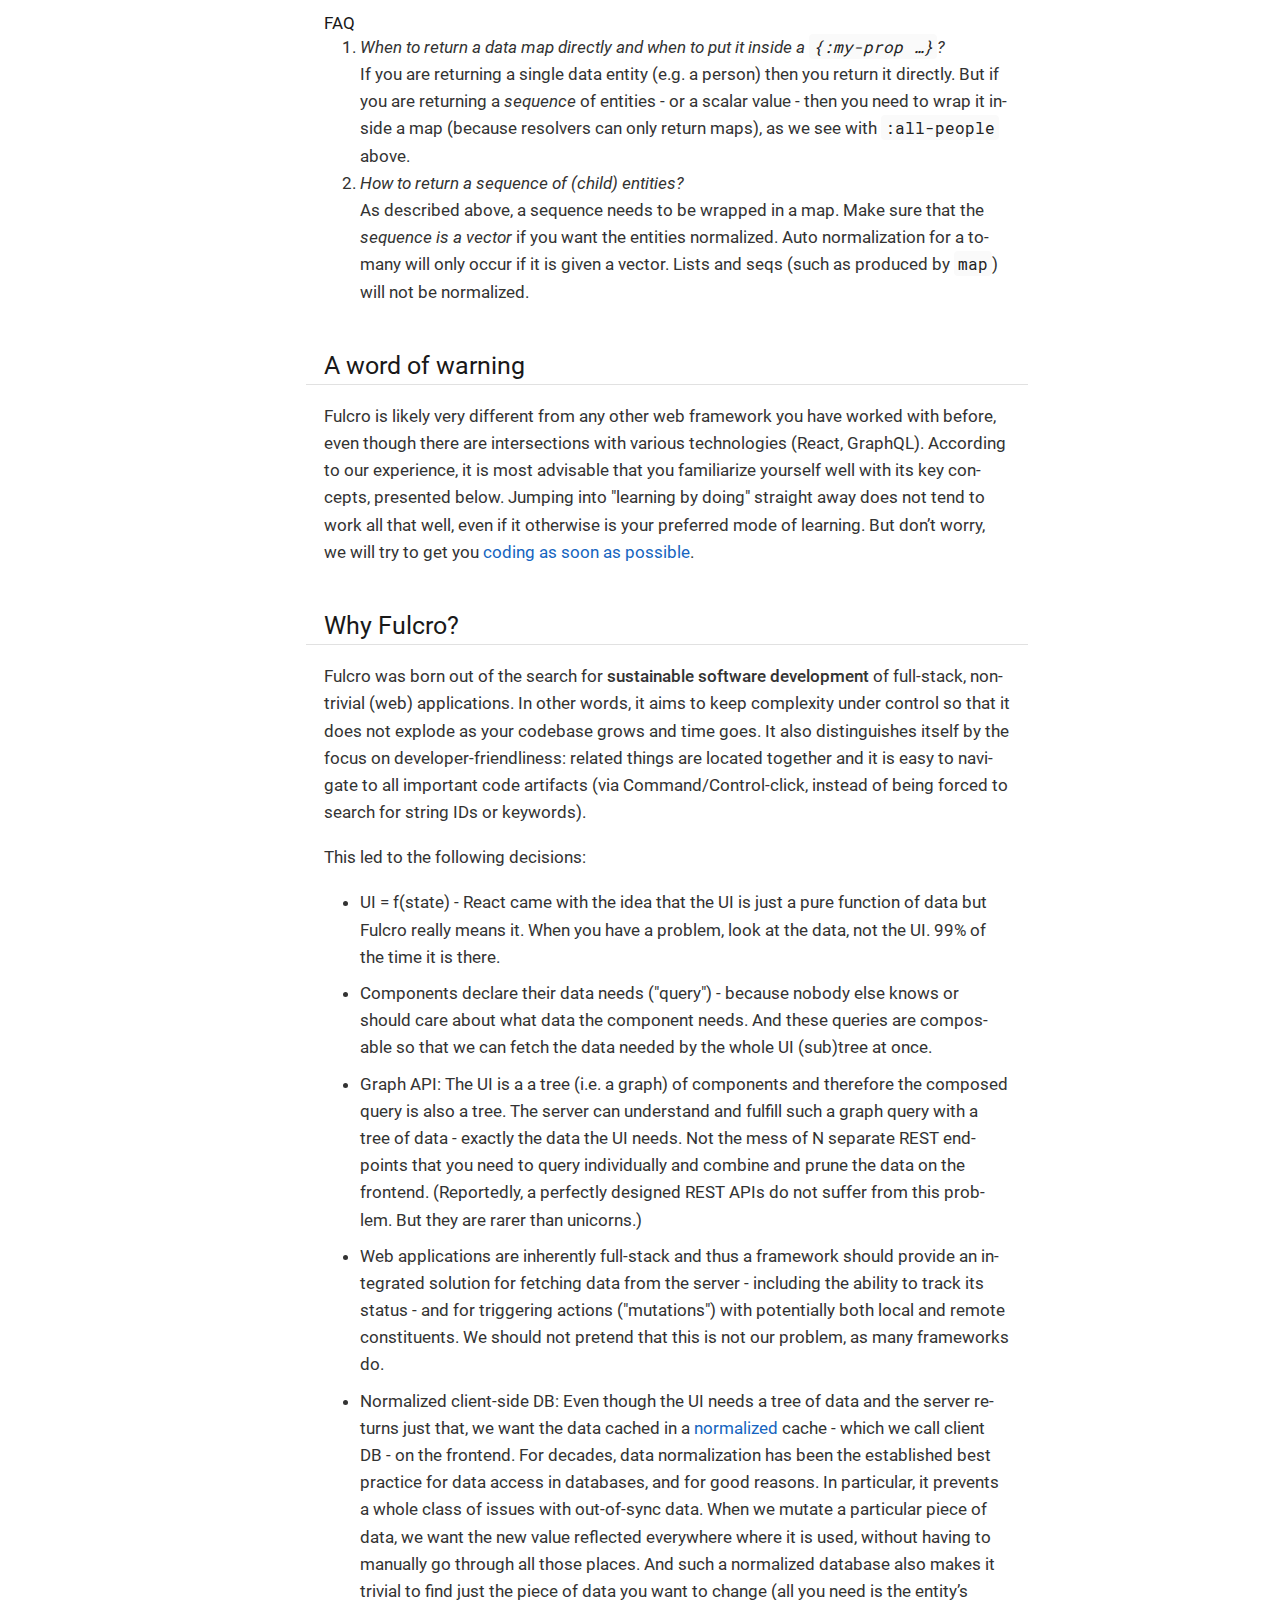
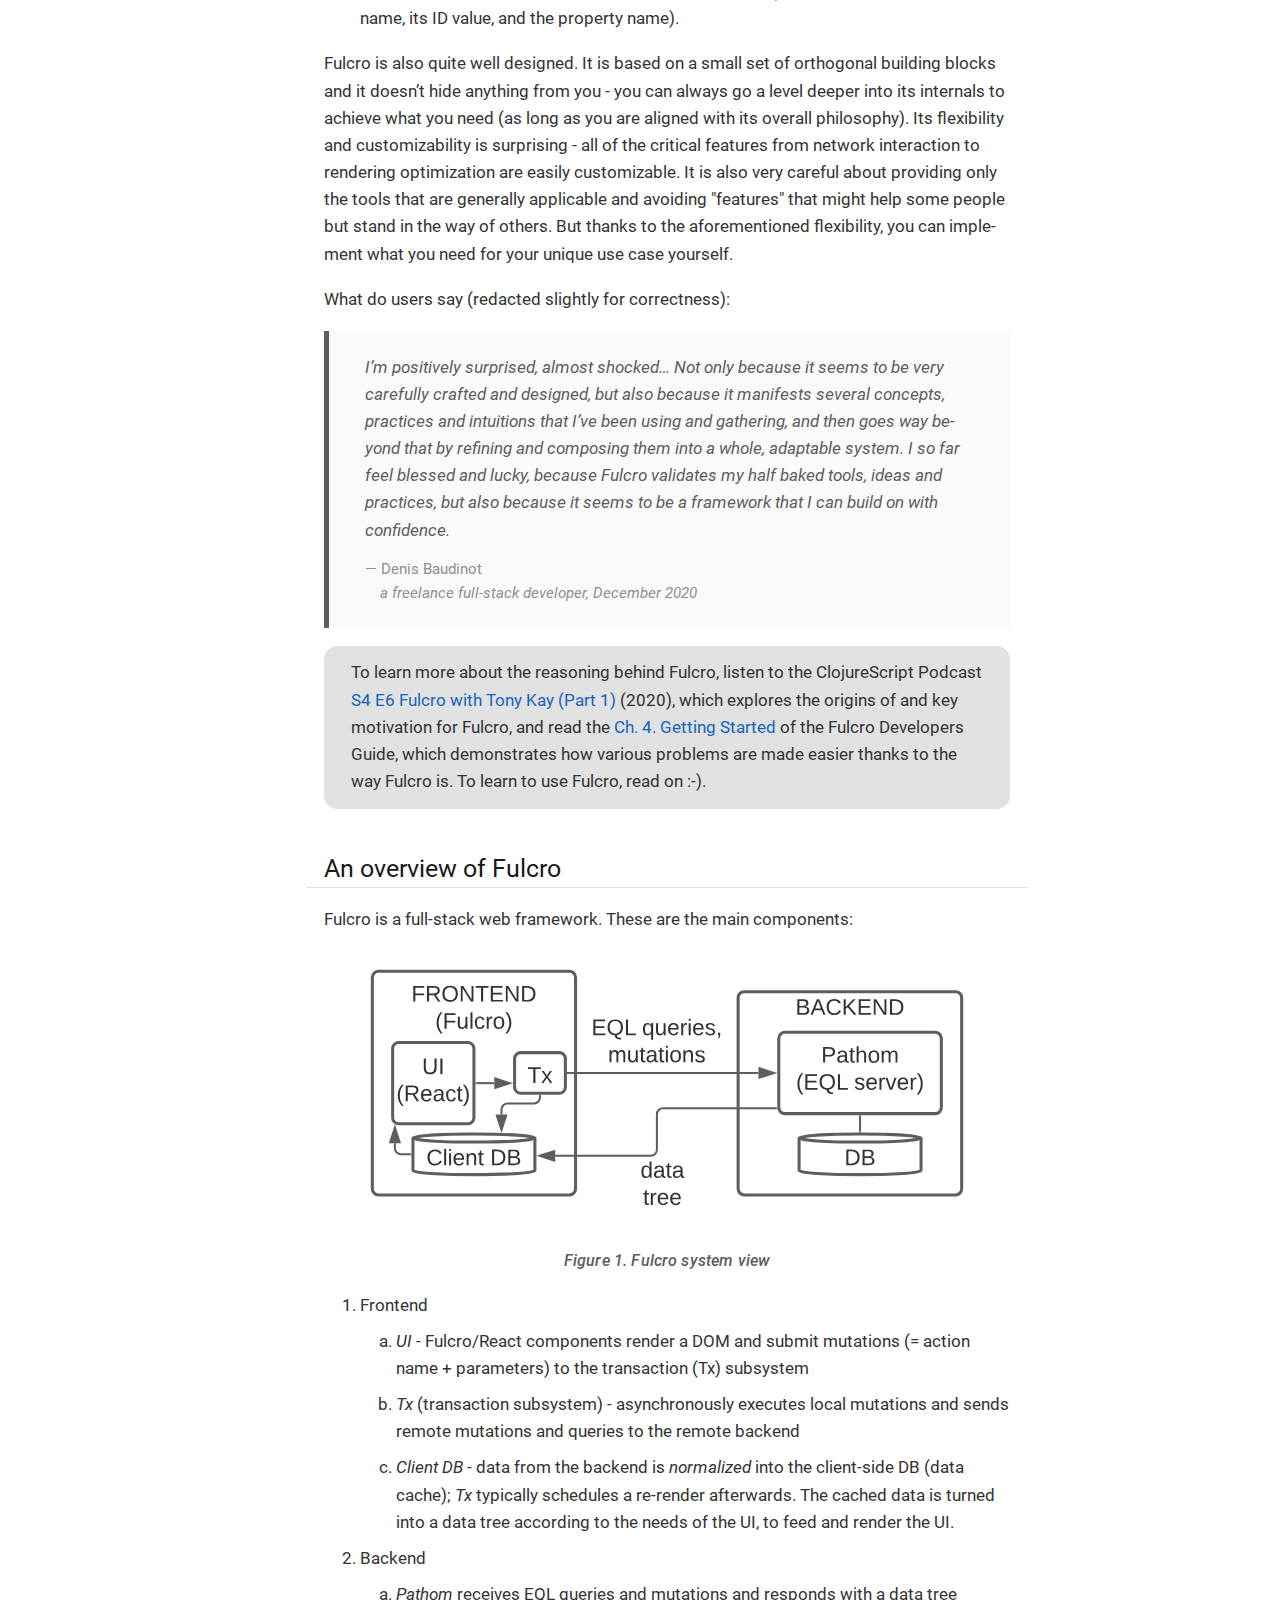
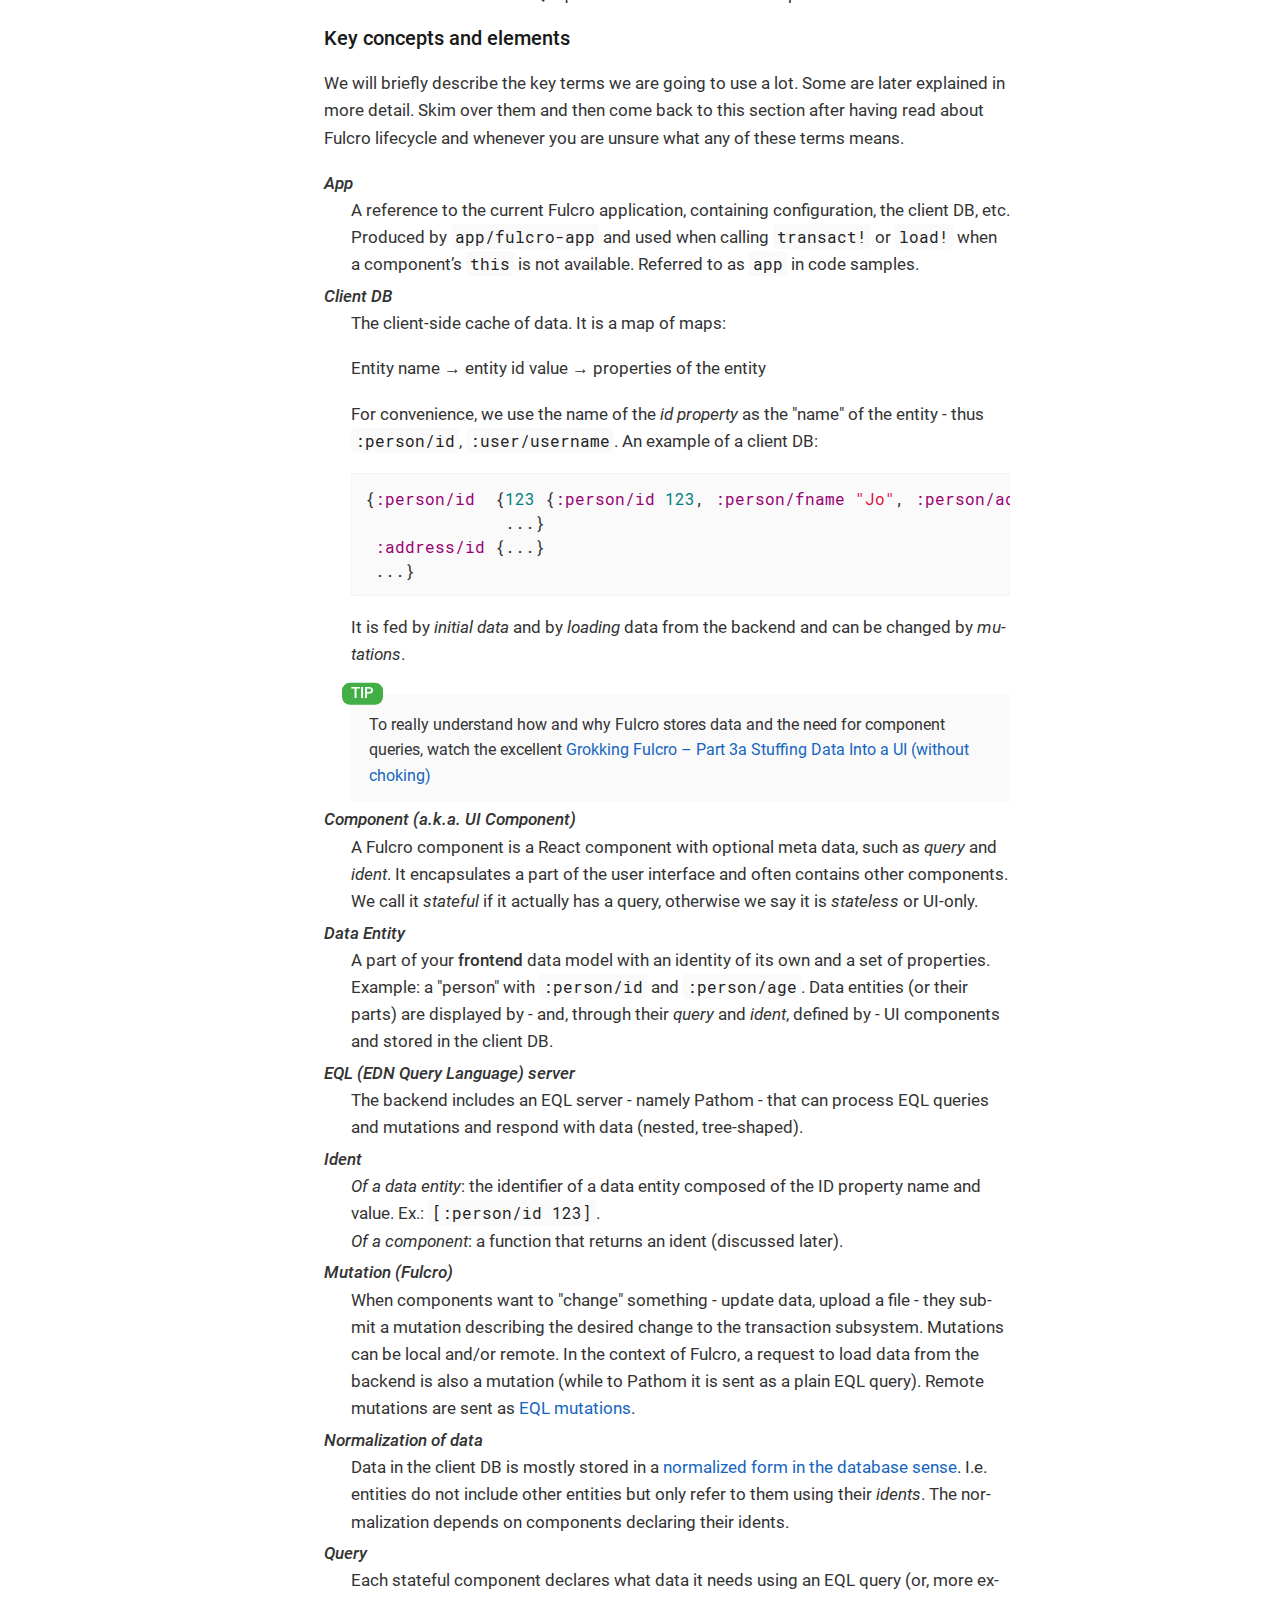
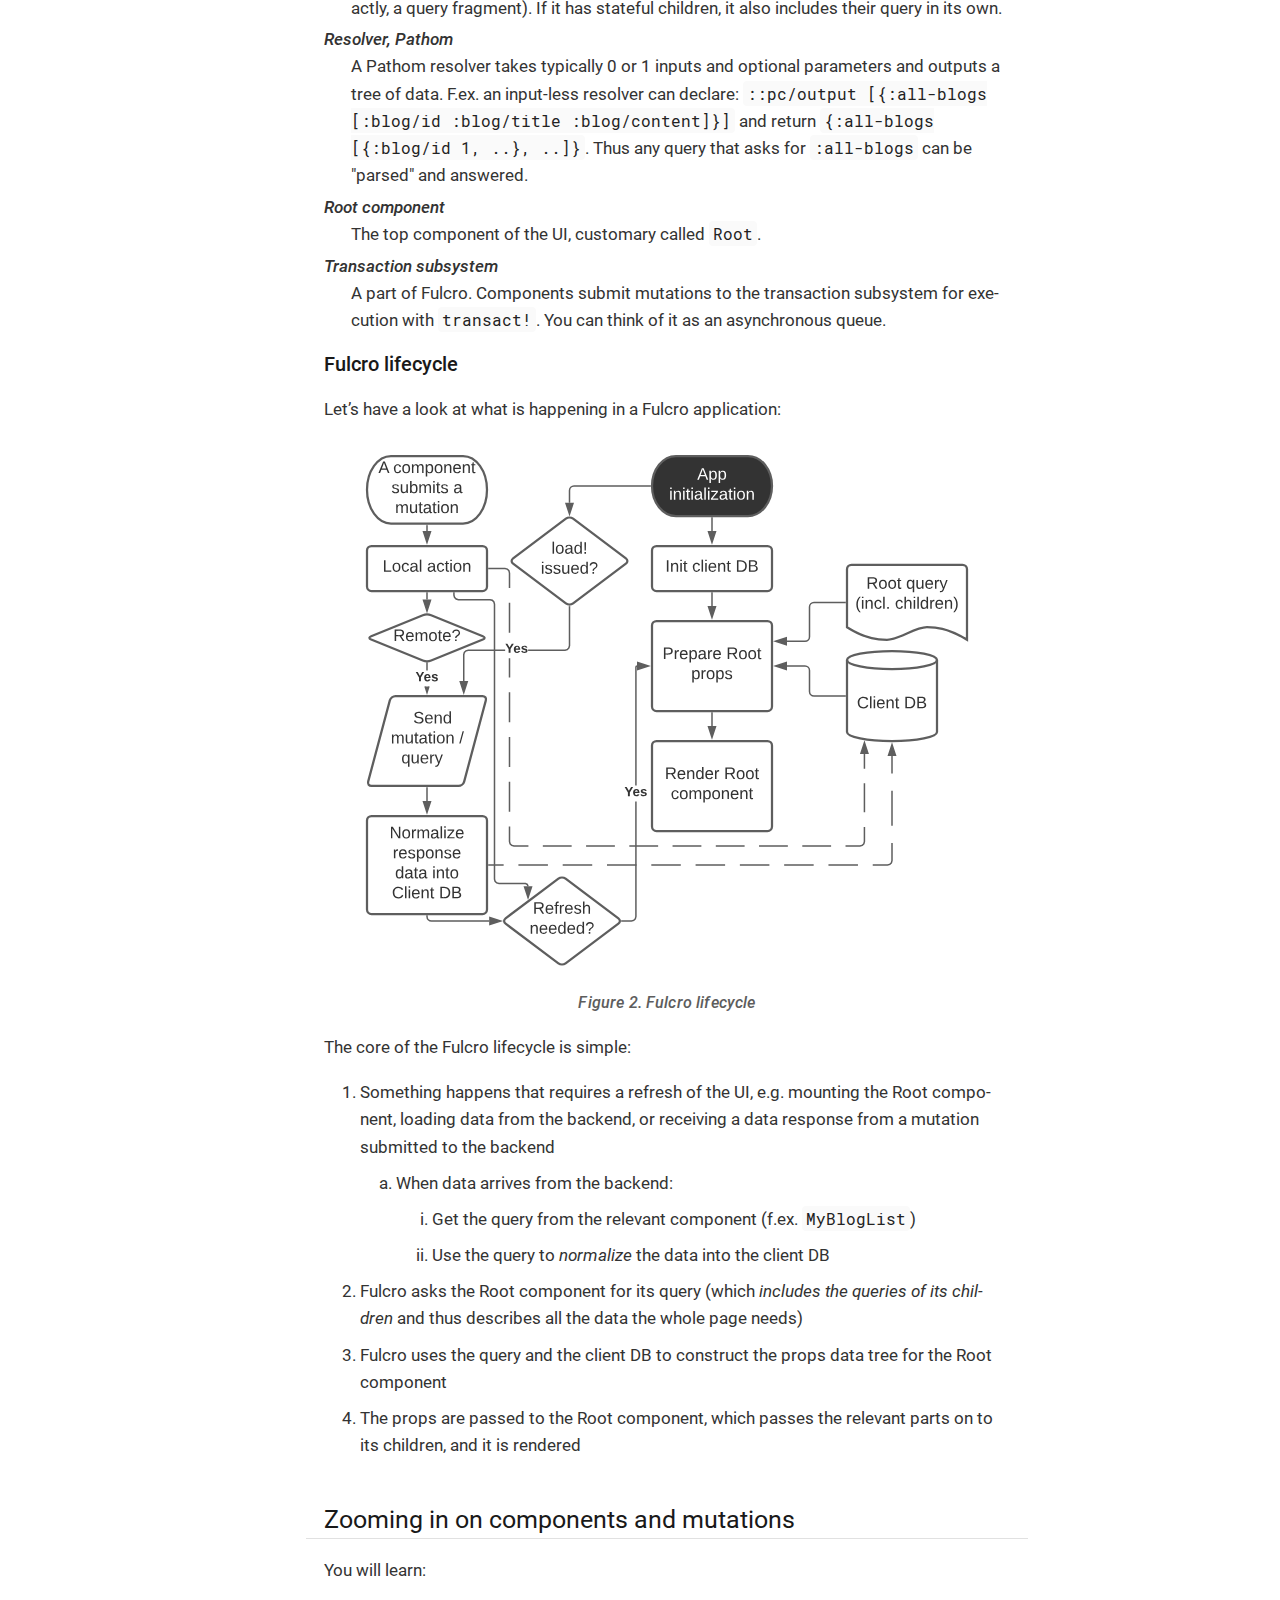
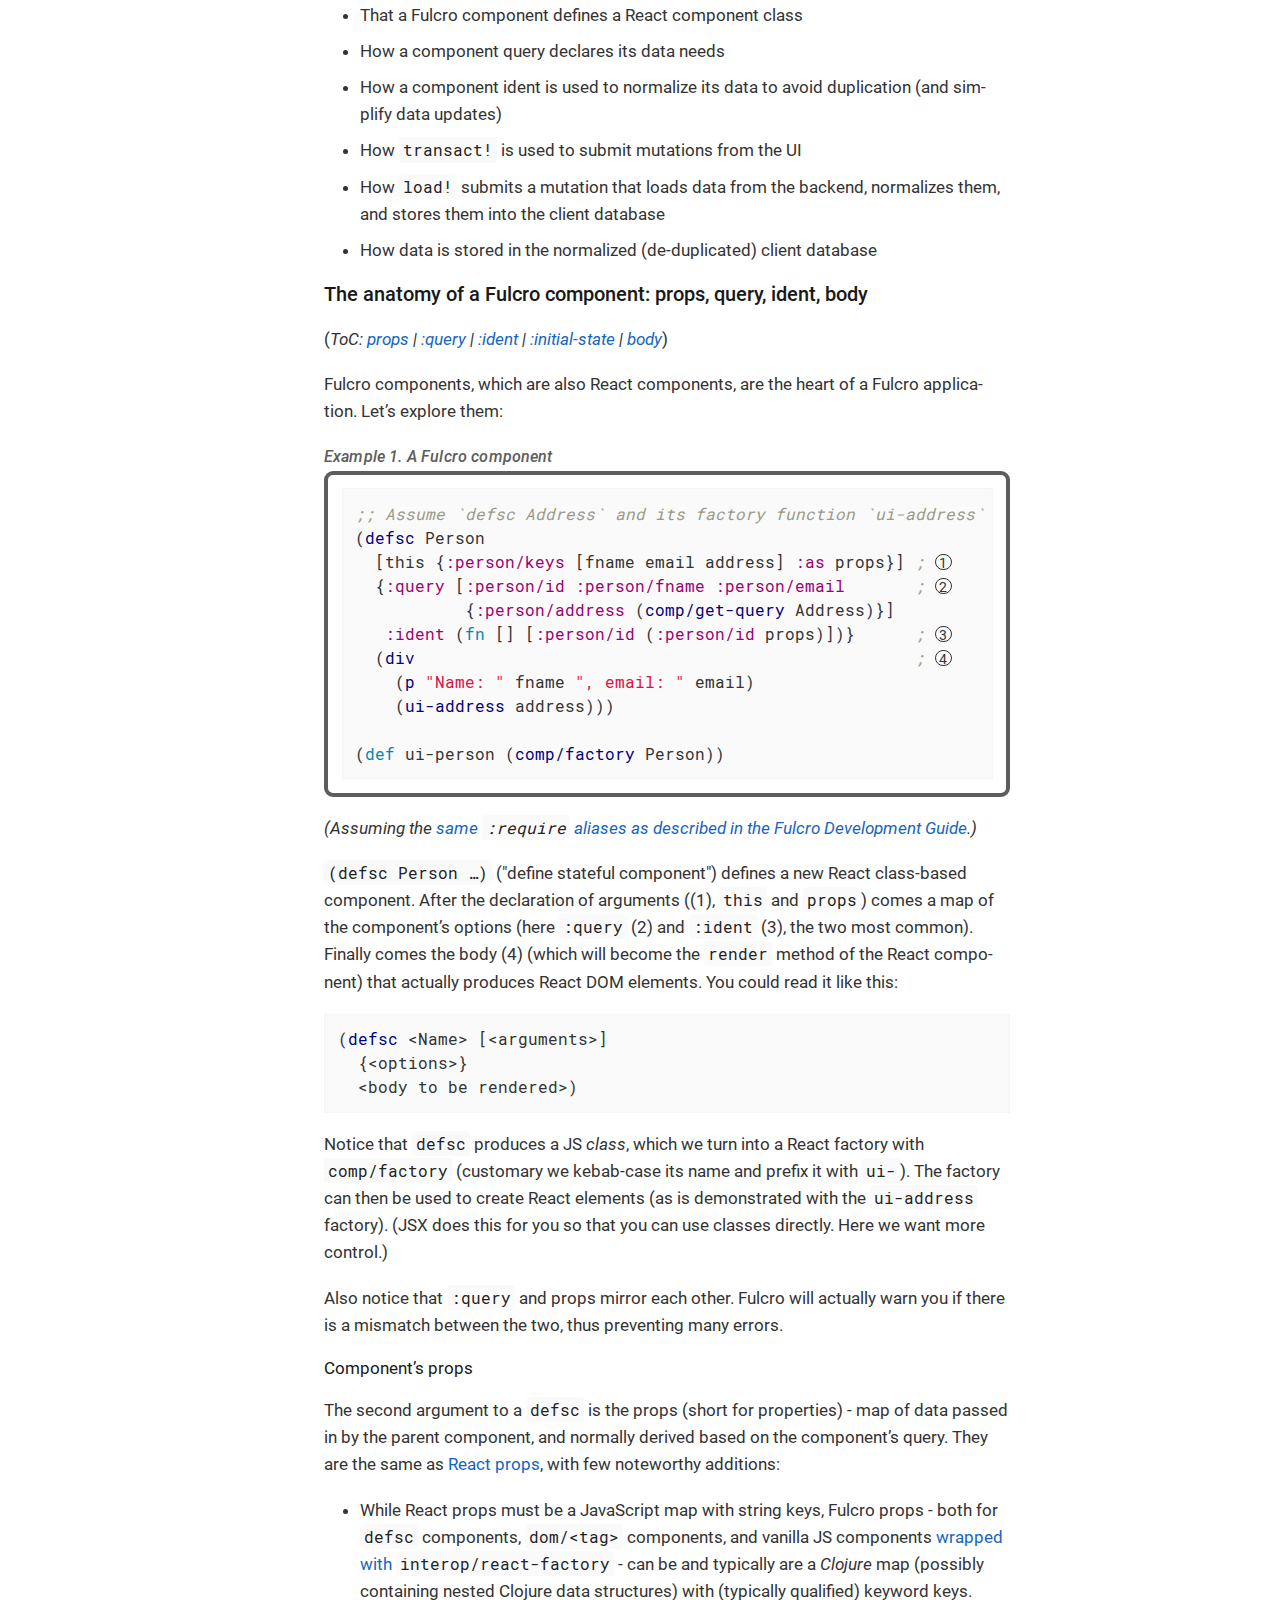
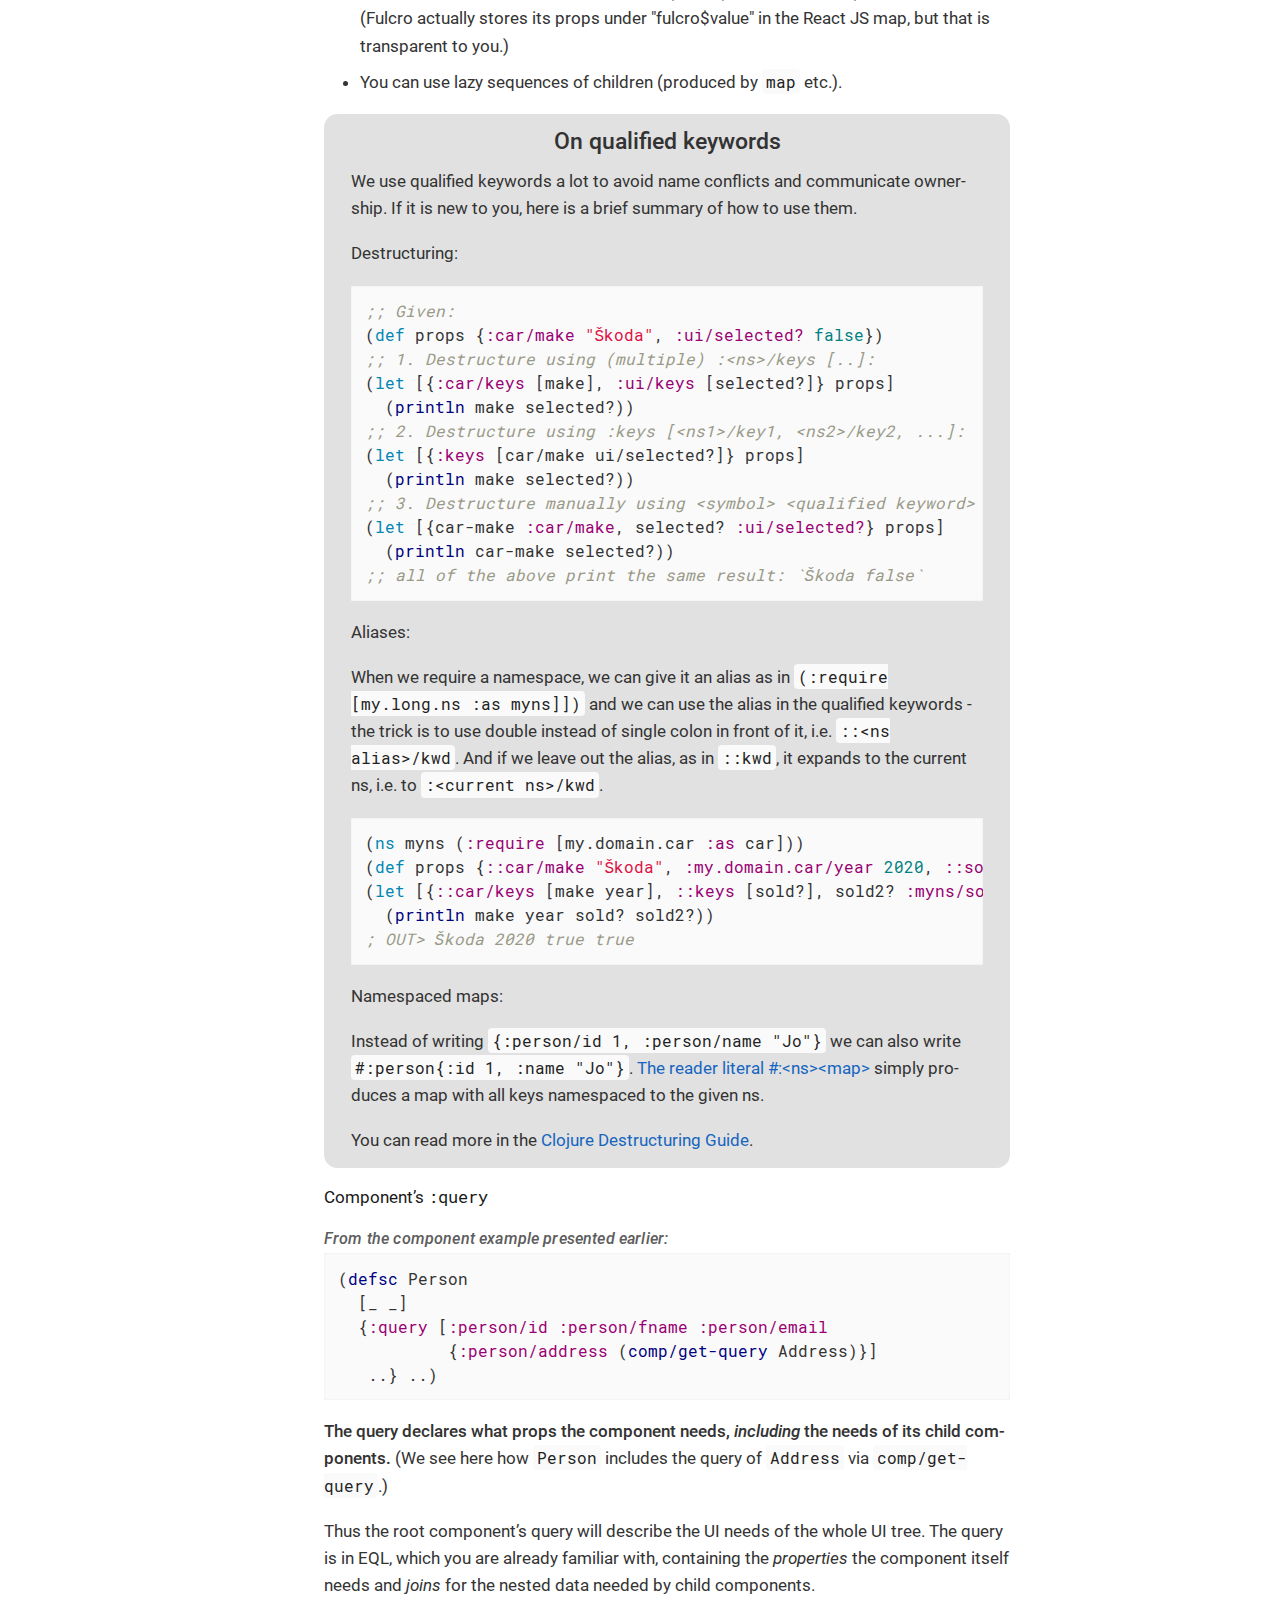
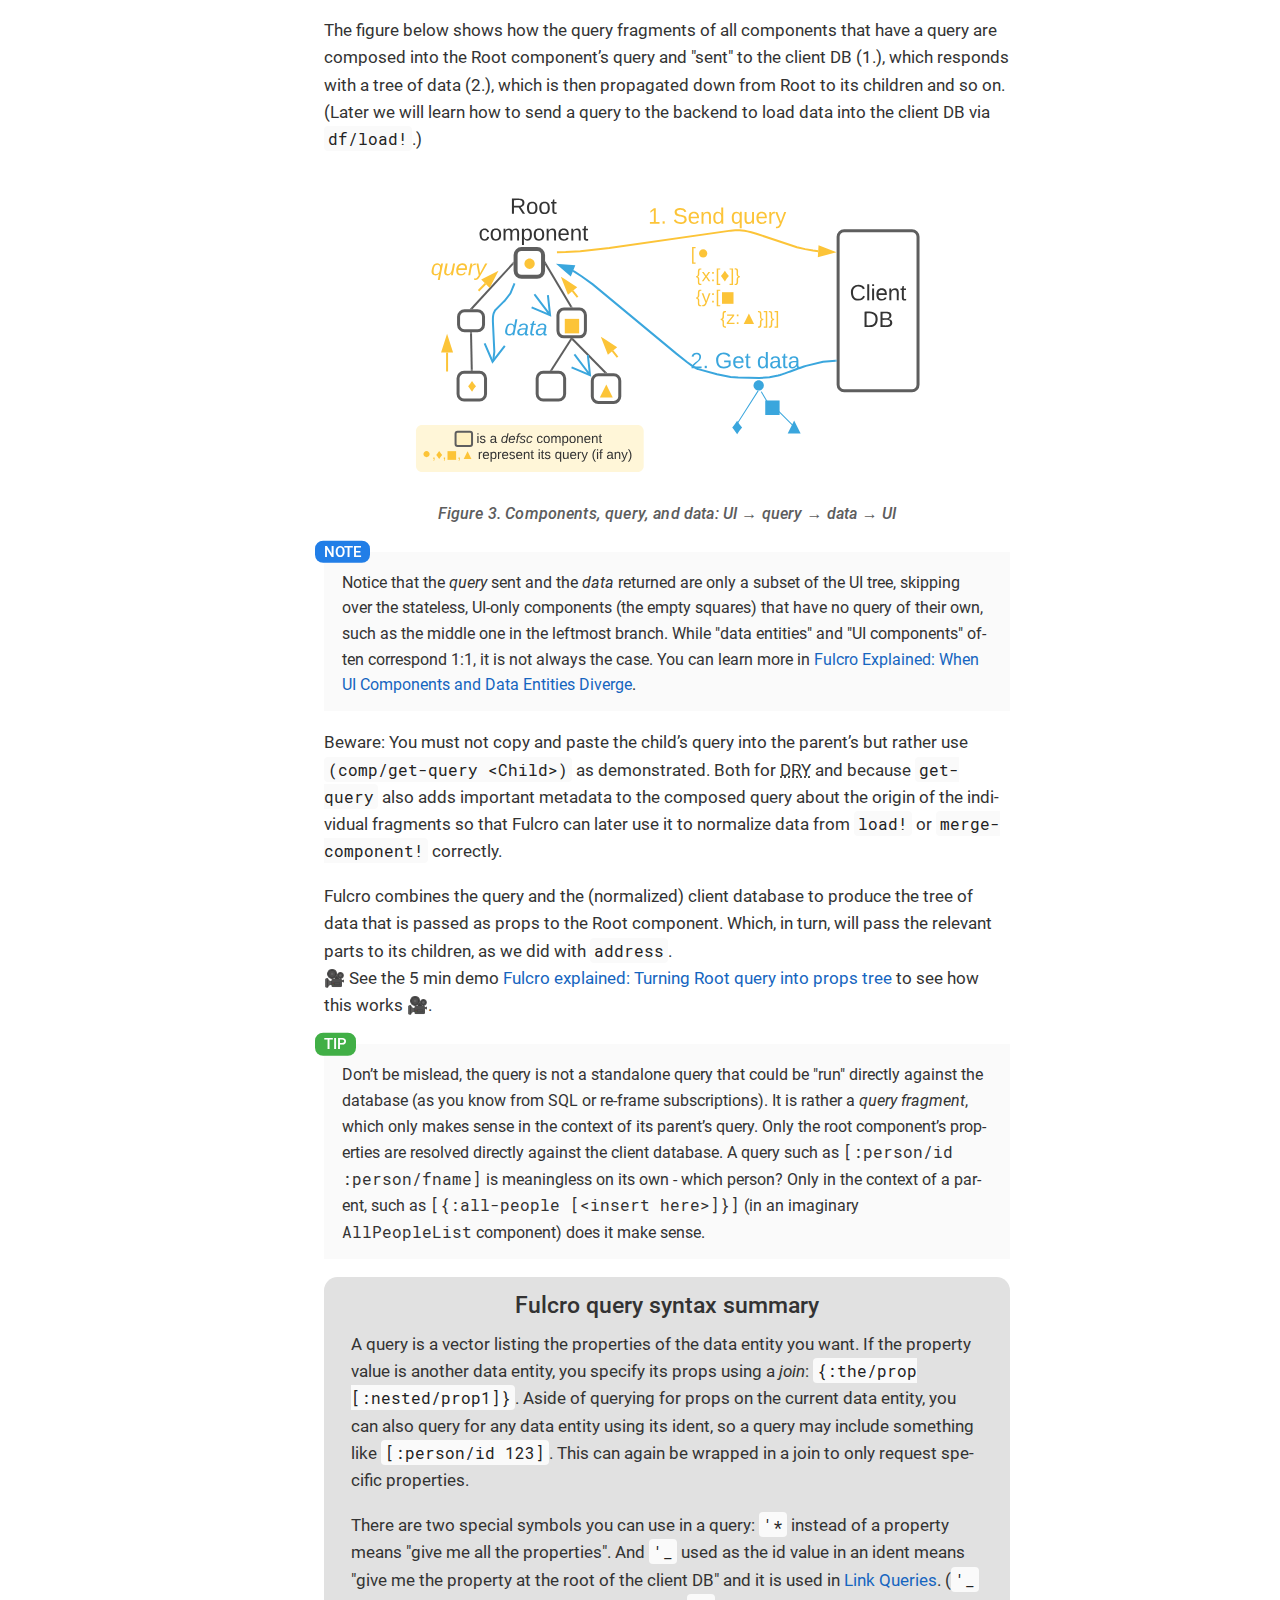
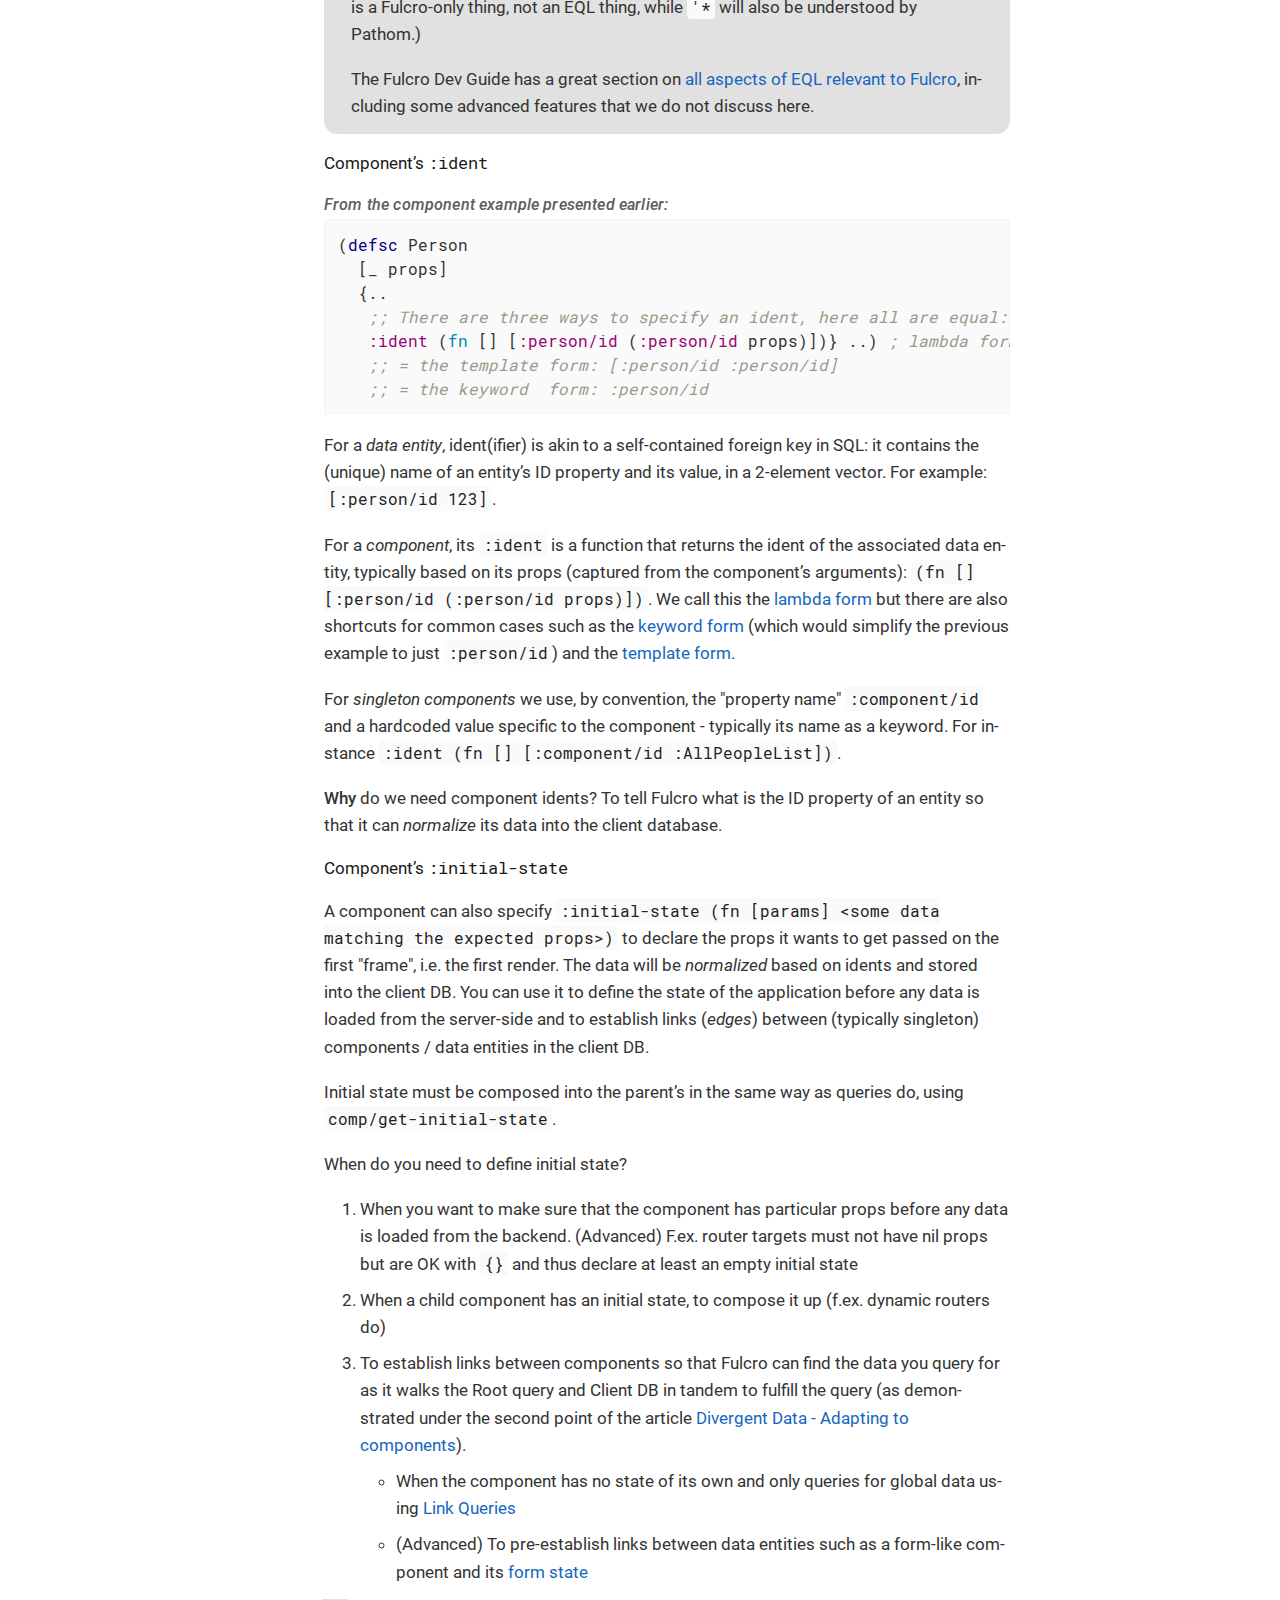
<file: guides/tutorial-minimalist-fulcro/index.html>
<!DOCTYPE html>
<html lang="en">
  <head>
    <meta charset="utf-8">
    <meta name="viewport" content="width=device-width,initial-scale=1">
    <title>Minimalist Full-Stack Fulcro Tutorial :: Fulcro Community</title>
    <link rel="canonical" href="https://fulcro-community.github.io/guides/tutorial-minimalist-fulcro/index.html">
    <meta name="description" content="a minimalistic introduction to Fulcro that focuses on HOW and (almost) not WHY. The goal is provide you with the basic building blocks so that you can create full-stack web applications.">
    <meta name="generator" content="Antora 2.3.4">
    <link rel="stylesheet" href="../../_/css/site.css">
    <script>var uiRootPath = '../../_'</script>
  </head>
  <body class="article">
<header class="header">
  <nav class="navbar">
    <div class="navbar-brand">
      <a class="navbar-item" href="https://fulcro-community.github.io">Fulcro Community</a>
      <button class="navbar-burger" data-target="topbar-nav">
        <span></span>
        <span></span>
        <span></span>
      </button>
    </div>
    </div>
  </nav>
</header>
<div class="body">
<div class="nav-container" data-component="guides" data-version="master">
  <aside class="nav">
    <div class="panels">
<div class="nav-panel-explore is-active" data-panel="explore">
  <div class="context">
    <span class="title">Guides and tutorials</span>
    <span class="version">master</span>
  </div>
  <ul class="components">
    <li class="component">
      <a class="title" href="../../main/index.html">Fulcro Community</a>
      <ul class="versions">
        <li class="version is-latest">
          <a href="../../main/index.html">master</a>
        </li>
      </ul>
    </li>
    <li class="component is-current">
      <a class="title" href="../index.html">Guides and tutorials</a>
      <ul class="versions">
        <li class="version is-current is-latest">
          <a href="../index.html">master</a>
        </li>
      </ul>
    </li>
  </ul>
</div>
    </div>
  </aside>
</div>
<main class="article">
<div class="toolbar" role="navigation">
<button class="nav-toggle"></button>
  <a href="../../main/index.html" class="home-link"></a>
<nav class="breadcrumbs" aria-label="breadcrumbs">
</nav>
  <div class="edit-this-page"><a href="https://github.com/fulcro-community/guides/edit/master/modules/tutorial-minimalist-fulcro/pages/index.adoc">Edit this Page</a></div>
  </div>
  <div class="content">
<aside class="toc sidebar" data-title="Contents" data-levels="2">
  <div class="toc-menu"></div>
</aside>
<article class="doc">
<h1 class="page">Minimalist Full-Stack Fulcro Tutorial</h1>
<div id="preamble">
<div class="sectionbody">
<div class="paragraph">
<p>Author: <a href="https://holyjak.cz/">Jakub Holý</a> &amp; contributors</p>
</div>
<div class="paragraph">
<p>This is a minimalistic introduction to Fulcro that focuses on HOW and (almost) not WHY.
The goal is provide you with the basic building blocks that essentially everybody creating full-stack web applications needs. You will likely eventually run into needs not discussed here - for example deep integration with React libraries, web sockets, complex queries, or mutations that return data. Or you might want to leverage Fulcro&#8217;s optional "addons" instead of do-it-yourself solutions such as form state handling, UI state machines, routing, or rapid application development support. You are expected to refer to our advanced tutorials, the <a href="https://book.fulcrologic.com/">Fulcro Developers Guide</a>, and other resources to address those needs. But that what you are learning here will get you far and provide a very solid basis for incorporating any more advanced stuff that you might need.</p>
</div>
<div class="admonitionblock tip">
<table>
<tr>
<td class="icon">
<i class="fa icon-tip" title="Tip"></i>
</td>
<td class="content">
You <em>might not even need everything</em> this tutorial teaches as it focuses on full stack operations that involve both the frontend and backend. Perhaps you don&#8217;t need to load remote data. Or maybe your data is read-only and you don&#8217;t care about making changes. Feel free to skip the parts that are not relevant to you. I hope to provide soon more focused and even more minimal tutorials that introduce each topic separately so that you can more easily pick and choose only those you actually need.
</td>
</tr>
</table>
</div>
<div id="toc" class="toc">
<div id="toctitle" class="title">Table of Contents</div>
<ul class="sectlevel1">
<li><a href="#_your_learning_journey">Your learning journey</a></li>
<li><a href="#_prerequisites">Prerequisites</a>
<ul class="sectlevel2">
<li><a href="#_briefly_about_pathom">Briefly about Pathom</a></li>
</ul>
</li>
<li><a href="#_a_word_of_warning">A word of warning</a></li>
<li><a href="#_why_fulcro">Why Fulcro?</a></li>
<li><a href="#_an_overview_of_fulcro">An overview of Fulcro</a>
<ul class="sectlevel2">
<li><a href="#_key_concepts_and_elements">Key concepts and elements</a></li>
<li><a href="#_fulcro_lifecycle">Fulcro lifecycle</a></li>
</ul>
</li>
<li><a href="#_zooming_in_on_components_and_mutations">Zooming in on components and mutations</a>
<ul class="sectlevel2">
<li><a href="#_the_anatomy_of_a_fulcro_component_query_ident_body">The anatomy of a Fulcro component: props, query, ident, body</a></li>
<li><a href="#_changing_global_data_and_performing_remote_calls_mutations">Changing global data and performing remote calls: mutations</a></li>
<li><a href="#_load_ing_data"><code>load!</code>-ing data</a></li>
</ul>
</li>
<li><a href="#_review">Review</a>
<ul class="sectlevel2">
<li><a href="#_key_points_to_remember">Key points to remember</a></li>
</ul>
</li>
<li><a href="#_faq_2">FAQ</a></li>
<li><a href="#_must_read">Must read</a></li>
<li><a href="#_next_steps">Next steps</a></li>
<li><a href="#_help_us_get_better">Help us get better!</a></li>
</ul>
</div>
</div>
</div>
<div class="sect1">
<h2 id="_your_learning_journey"><a class="anchor" href="#_your_learning_journey"></a>Your learning journey</h2>
<div class="sectionbody">
<div class="paragraph">
<p>You have now set out on a three part journey:</p>
</div>
<div class="admonitionblock tip">
<table>
<tr>
<td class="icon">
<i class="fa icon-tip" title="Tip"></i>
</td>
<td class="content">
You might want to start by doing my self-paced <a href="https://github.com/holyjak/fulcro-intro-wshop">workshop Introduction to creating webapps with Fulcro</a> to get familiar with the concepts and the amazing tooling before deep-diving into learning the details.
</td>
</tr>
</table>
</div>
<div class="olist arabic">
<ol class="arabic">
<li>
<p>Study <strong>this tutorial</strong> to gain enough essential knowledge to be able to read, understand, and tinker with Fulcro applications and solidify it by doing the accompanying <a href="https://github.com/fulcro-community/fulcro-exercises">minimalist Fulcro <strong>tutorial exercises</strong></a>.</p>
</li>
<li>
<p><strong>Read real-world Fulcro code</strong> to verify and expand your understanding - the official <a href="https://github.com/fulcrologic/fulcro-template">fulcro-template</a> and other more less <a href="https://fulcro-community.github.io/main/awesome-fulcro/README.html#_real_apps">"real apps"</a></p>
</li>
<li>
<p>Learn by modifying an existing app:</p>
<div class="ulist">
<ul>
<li>
<p>Get your hands dirty by <strong>playing with the fulcro-template</strong> app AND, in parallel:</p>
</li>
<li>
<p>Watch <a href="../guide-learning-fulcro/index.html" class="page"><strong>Fulcro videos and study the Fulcro Developer Guide</strong></a>, pose questions in the <a href="https://app.slack.com/client/T03RZGPFR/C68M60S4F">#fulcro Slack channel</a></p>
</li>
</ul>
</div>
</li>
<li>
<p>Build your own app!</p>
</li>
</ol>
</div>
</div>
</div>
<div class="sect1">
<h2 id="_prerequisites"><a class="anchor" href="#_prerequisites"></a>Prerequisites</h2>
<div class="sectionbody">
<div class="paragraph">
<p>This tutorial expects that you have gone through an <a href="../tutorial-eql-pathom-overview/index.html" class="page"><strong>EQL Tutorial</strong></a> (don&#8217;t worry, it is simple!) and are familiar with EQL, queries, joins (property and ident ones). It will not work without that knowledge. You also need to have an idea about <strong>Pathom v2</strong> (<a href="#about-pathom">see below</a>).</p>
</div>
<div class="paragraph">
<p>It also assumes that you are already somewhat <a href="https://dzone.com/articles/fun-with-react-a-quick-overview">familiar with <strong>React</strong></a> and thus with concepts such as <a href="https://reactjs.org/docs/rendering-elements.html">elements</a>, <a href="https://reactjs.org/docs/components-and-props.html">components and props</a>, <a href="https://reactjs.org/warnings/legacy-factories.html">factories</a>, <a href="https://reactjs.org/docs/handling-events.html">handling of events</a>, <a href="https://reactjs.org/docs/dom-elements.html#style">styling of elements</a>, a tree of components, passing "props" from the root component, UI as a function of data. (If you know what these are then you are good. A cursory knowledge of React should suffice for now, unless you want to do something fancy. Later on you might also want to learn about <a href="https://reactjs.org/docs/state-and-lifecycle.html">local state and lifecycle methods</a> and <a href="https://reactjs.org/docs/hooks-intro.html">hooks</a> but you can get on without these for a while.)</p>
</div>
<div class="paragraph">
<p>It is helpful to know a little about the principles of <strong>GraphQL</strong> (see this <a href="https://hackernoon.com/3-minute-introduction-to-graphql-2c4e28ed528">3 Minute Introduction to GraphQL</a> and, if curious, also this <a href="https://www.howtographql.com/basics/1-graphql-is-the-better-rest/">GraphQL is the better REST</a> for more insight into the value proposition of GraphQL and EQL).</p>
</div>
<div class="sect2">
<h3 id="_briefly_about_pathom"><a class="anchor" href="#_briefly_about_pathom"></a><a id="about-pathom"></a>Briefly about Pathom</h3>
<div class="paragraph">
<p>It is useful to read the <a href="https://blog.wsscode.com/pathom/v2/pathom/2.2.0/introduction.html">Pathom v2 introduction</a> and learn about <a href="https://blog.wsscode.com/pathom/v2/pathom/2.2.0/connect/resolvers.html">Pathom resolvers</a> but if you are short on time, the minimum necessary knowledge is presented here.</p>
</div>
<div class="paragraph">
<p>Fulcro fetches data via EQL queries and changes them via EQL mutations. Pathom is the server-side part that understands and answers these queries and applies these mutations. Its key element are <em>resolvers</em> that return a (possibly nested) map representing the data they have been asked for and possibly take an input and/or parameters. For our purposes, we care only about global resolvers and ident resolvers, as demonstrated below:</p>
</div>
<div class="listingblock">
<div class="content">
<pre class="highlightjs highlight"><code class="language-clojure hljs" data-lang="clojure">;; A *global resolver* has no input; we can simply query for [:all-people] and get them
(pc/defresolver all-people [env _]
    {::pc/input  #{} ; declare inputs
     ::pc/output [{:all-people [:person/id :person/name]}]} ; declare the output map's props
    ; OR: {:all-people (db/query env "select id, name from person" :as-maps)}
    {:all-people [{:person/id 1 :person/name "Diane"}, {:person/id 2 :person/name "BoJack"}]})

;; An *ident resolver* needs and ID as its input
(pc/defresolver person-by-id [env {:person/keys [id]}]
    {::pc/input  #{:person/id}
     ::pc/output [:person/id :person/name]}
    (case id
      1 {:person/id 1 :person/name "Diane"}
      2 {:person/id 2 :person/name "BoJack"}
      ;; for any other id, fetch from the DB using a hypothetical fn:
      (fetch-person-from-db env id)))</code></pre>
</div>
</div>
<div class="paragraph">
<p>All the resolvers must be <a href="https://blog.wsscode.com/pathom/v2/pathom/2.2.0/connect/basics.html#_baseline_boilerplate">registered with a Pathom "parser"</a> and thus available to be used to fulfill queries. All resolvers can also take <a href="https://blog.wsscode.com/pathom/v2/pathom/2.2.0/connect/resolvers.html#_parameters">additional, optional parameters</a>, which are used to implement concerns such as pagination. (And you don&#8217;t really need to know more than that they exists, for now.)</p>
</div>
<div class="sect3">
<h4 id="_faq"><a class="anchor" href="#_faq"></a>FAQ</h4>
<div class="qlist qanda">
<ol>
<li>
<p><em>When to return a data map directly and when to put it inside a <code>{:my-prop &#8230;&#8203;}</code>?</em></p>
<p>If you are returning a single data entity (e.g. a person) then you return it directly. But if you are returning a <em>sequence</em> of entities - or a scalar value - then you need to wrap it inside a map (because resolvers can only return maps), as we see with <code>:all-people</code> above.</p>
</li>
<li>
<p><em>How to return a sequence of (child) entities?</em></p>
<p>As described above, a sequence needs to be wrapped in a map. Make sure that the <em>sequence is a vector</em> if you want the entities normalized. Auto normalization for a to-many will only occur if it is given a vector. Lists and seqs (such as produced by <code>map</code>) will not be normalized.</p>
</li>
</ol>
</div>
</div>
</div>
</div>
</div>
<div class="sect1">
<h2 id="_a_word_of_warning"><a class="anchor" href="#_a_word_of_warning"></a>A word of warning</h2>
<div class="sectionbody">
<div class="paragraph">
<p>Fulcro is likely very different from any other web framework you have worked with before, even though there are intersections with various technologies (React, GraphQL). According to our experience, it is most advisable that you familiarize yourself well with its key concepts, presented below. Jumping into "learning by doing" straight away does not tend to work all that well, even if it otherwise is your preferred mode of learning. But don&#8217;t worry, we will try to get you <a href="https://github.com/fulcro-community/fulcro-exercises">coding as soon as possible</a>.</p>
</div>
</div>
</div>
<div class="sect1">
<h2 id="_why_fulcro"><a class="anchor" href="#_why_fulcro"></a>Why Fulcro?</h2>
<div class="sectionbody">
<div class="paragraph">
<p>Fulcro was born out of the search for <strong>sustainable software development</strong> of full-stack, non-trivial (web) applications. In other words, it aims to keep complexity under control so that it does not explode as your codebase grows and time goes. It also distinguishes itself by the focus on developer-friendliness: related things are located together and it is easy to navigate to all important code artifacts (via Command/Control-click, instead of being forced to search for string IDs or keywords).</p>
</div>
<div class="paragraph">
<p>This led to the following decisions:</p>
</div>
<div class="ulist">
<ul>
<li>
<p>UI = f(state) - React came with the idea that the UI is just a pure function of data but Fulcro really means it. When you have a problem, look at the data, not the UI. 99% of the time it is there.</p>
</li>
<li>
<p>Components declare their data needs ("query") - because nobody else knows or should care about what data the component needs. And these queries are composable so that we can fetch the data needed by the whole UI (sub)tree at once.</p>
</li>
<li>
<p>Graph API: The UI is a a tree (i.e. a graph) of components and therefore the composed query is also a tree. The server can understand and fulfill such a graph query with a tree of data - exactly the data the UI needs. Not the mess of N separate REST endpoints that you need to query individually and combine and prune the data on the frontend. (Reportedly, a perfectly designed REST APIs do not suffer from this problem. But they are rarer than unicorns.)</p>
</li>
<li>
<p>Web applications are inherently full-stack and thus a framework should provide an integrated solution for fetching data from the server - including the ability to track its status - and for triggering actions ("mutations") with potentially both local and remote constituents. We should not pretend that this is not our problem, as many frameworks do.</p>
</li>
<li>
<p>Normalized client-side DB: Even though the UI needs a tree of data and the server returns just that, we want the data cached in a <a href="https://en.wikipedia.org/wiki/Database_normalization">normalized</a> cache - which we call client DB - on the frontend. For decades, data normalization has been the established best practice for data access in databases, and for good reasons. In particular, it prevents a whole class of issues with out-of-sync data. When we mutate a particular piece of data, we want the new value reflected everywhere where it is used, without having to manually go through all those places. And such a normalized database also makes it trivial to find just the piece of data you want to change (all you need is the entity&#8217;s name, its ID value, and the property name).</p>
</li>
</ul>
</div>
<div class="paragraph">
<p>Fulcro is also quite well designed. It is based on a small set of orthogonal building blocks and it doesn&#8217;t hide anything from you - you can always go a level deeper into its internals to achieve what you need (as long as you are aligned with its overall philosophy). Its flexibility and customizability is surprising - all of the critical features from network interaction to rendering optimization are easily customizable. It is also very careful about providing only the tools that are generally applicable and avoiding "features" that might help some people but stand in the way of others. But thanks to the aforementioned flexibility, you can implement what you need for your unique use case yourself.</p>
</div>
<div class="paragraph">
<p>What do users say (redacted slightly for correctness):</p>
</div>
<div class="quoteblock">
<blockquote>
<div class="paragraph">
<p>I&#8217;m positively surprised, almost shocked&#8230;&#8203; Not only because it seems to be very carefully crafted and designed, but also because it manifests several concepts, practices and intuitions that I&#8217;ve been using and gathering, and then goes way beyond that by refining and composing them into a whole, adaptable system. I so far feel blessed and lucky, because Fulcro validates my half baked tools, ideas and practices, but also because it seems to be a framework that I can build on with confidence.</p>
</div>
</blockquote>
<div class="attribution">
&#8212; Denis Baudinot<br>
<cite>a freelance full-stack developer, December 2020</cite>
</div>
</div>
<div class="sidebarblock">
<div class="content">
<div class="paragraph">
<p>To learn more about the reasoning behind Fulcro, listen to the ClojureScript Podcast <a href="https://podcasts.apple.com/us/podcast/s4-e6-fulcro-with-tony-kay-part-1/id1461500416?i=1000479361034">S4 E6 Fulcro with Tony Kay (Part 1)</a> (2020), which explores the origins of and key motivation for Fulcro, and read the <a href="https://book.fulcrologic.com/#_getting_started">Ch. 4. Getting Started</a> of the Fulcro Developers Guide, which demonstrates how various problems are made easier thanks to the way Fulcro is. To learn to use Fulcro, read on :-).</p>
</div>
</div>
</div>
</div>
</div>
<div class="sect1">
<h2 id="_an_overview_of_fulcro"><a class="anchor" href="#_an_overview_of_fulcro"></a>An overview of Fulcro</h2>
<div class="sectionbody">
<div class="paragraph">
<p>Fulcro is a full-stack web framework. These are the main components:</p>
</div>
<div class="imageblock">
<div class="content">
<img src="_images/fulcro-system-view.svg" alt="Fulcro system view" width="630" height="290">
</div>
<div class="title">Figure 1. Fulcro system view</div>
</div>
<div class="olist arabic">
<ol class="arabic">
<li>
<p>Frontend</p>
<div class="olist loweralpha">
<ol class="loweralpha" type="a">
<li>
<p><em>UI</em> - Fulcro/React components render a DOM and submit mutations (= action name + parameters) to the transaction (Tx) subsystem</p>
</li>
<li>
<p><em>Tx</em> (transaction subsystem) - asynchronously executes local mutations and sends remote mutations and queries to the remote backend</p>
</li>
<li>
<p><em>Client DB</em> - data from the backend is <em>normalized</em> into the client-side DB (data cache); <em>Tx</em> typically schedules a re-render afterwards. The cached data is turned into a data tree according to the needs of the UI, to feed and render the UI.</p>
</li>
</ol>
</div>
</li>
<li>
<p>Backend</p>
<div class="olist loweralpha">
<ol class="loweralpha" type="a">
<li>
<p><em>Pathom</em> receives EQL queries and mutations and responds with a data tree</p>
</li>
</ol>
</div>
</li>
</ol>
</div>
<div class="sect2">
<h3 id="_key_concepts_and_elements"><a class="anchor" href="#_key_concepts_and_elements"></a>Key concepts and elements</h3>
<div class="paragraph">
<p>We will briefly describe the key terms we are going to use a lot. Some are later explained in more detail. Skim over them and then come back to this section after having read about Fulcro lifecycle and whenever you are unsure what any of these terms means.</p>
</div>
<div class="dlist">
<dl>
<dt class="hdlist1"><span id="app">App</span></dt>
<dd>
<p>A reference to the current Fulcro application, containing configuration, the client DB, etc. Produced by <code>app/fulcro-app</code> and used when calling <code>transact!</code> or <code>load!</code> when a component&#8217;s <code>this</code> is not available. Referred to as <code>app</code> in code samples.</p>
</dd>
<dt class="hdlist1"><span id="def-clientdb">Client DB</span></dt>
<dd>
<p>The client-side cache of data. It is a map of maps:</p>
<div class="paragraph">
<p>Entity name &#8594; entity id value &#8594; properties of the entity</p>
</div>
<div class="paragraph">
<p>For convenience, we use the name of the <em>id property</em> as the "name" of the entity - thus <code>:person/id</code>, <code>:user/username</code>. An example of a client DB:</p>
</div>
<div class="listingblock">
<div class="content">
<pre class="highlightjs highlight"><code class="language-clojure hljs" data-lang="clojure">{:person/id  {123 {:person/id 123, :person/fname "Jo", :person/address [:address/id 3]}
              ...}
 :address/id {...}
 ...}</code></pre>
</div>
</div>
<div class="paragraph">
<p>It is fed by <em>initial data</em> and by <em>loading</em> data from the backend and can be changed by <em>mutations</em>.</p>
</div>
<div class="admonitionblock tip">
<table>
<tr>
<td class="icon">
<i class="fa icon-tip" title="Tip"></i>
</td>
<td class="content">
To really understand how and why Fulcro stores data and the need for component queries, watch the excellent <a href="https://www.youtube.com/watch?v=r1bMQxTr2QA">Grokking Fulcro – Part 3a Stuffing Data Into a UI (without choking)</a>
</td>
</tr>
</table>
</div>
</dd>
<dt class="hdlist1">Component (a.k.a. UI Component)</dt>
<dd>
<p>A Fulcro component is a React component with optional meta data, such as <em>query</em> and <em>ident</em>. It encapsulates a part of the user interface and often contains other components. We call it <em>stateful</em> if it actually has a query, otherwise we say it is <em>stateless</em> or UI-only.</p>
</dd>
<dt class="hdlist1">Data Entity</dt>
<dd>
<p>A part of your <strong>frontend</strong> data model with an identity of its own and a set of properties. Example: a "person" with <code>:person/id</code> and <code>:person/age</code>. Data entities (or their parts) are displayed by - and, through their <em>query</em> and <em>ident</em>, defined by - UI components and stored in the client DB.</p>
</dd>
<dt class="hdlist1">EQL (EDN Query Language) server</dt>
<dd>
<p>The backend includes an EQL server - namely Pathom - that can process EQL queries and mutations and respond with data (nested, tree-shaped).</p>
</dd>
<dt class="hdlist1">Ident</dt>
<dd>
<p><em>Of a data entity</em>: the identifier of a data entity composed of the ID property name and value. Ex.: <code>[:person/id 123]</code>.<br>
<em>Of a component</em>: a function that returns an ident (discussed later).</p>
</dd>
<dt class="hdlist1">Mutation (Fulcro)</dt>
<dd>
<p>When components want to "change" something - update data, upload a file - they submit a mutation describing the desired change to the transaction subsystem. Mutations can be local and/or remote. In the context of Fulcro, a request to load data from the backend is also a mutation (while to Pathom it is sent as a plain EQL query). Remote mutations are sent as <a href="https://edn-query-language.org/eql/1.0.0/specification.html#_mutations">EQL mutations</a>.</p>
</dd>
<dt class="hdlist1">Normalization of data</dt>
<dd>
<p>Data in the client DB is mostly stored in a <a href="https://en.wikipedia.org/wiki/Database_normalization">normalized form in the database sense</a>. I.e. entities do not include other entities but only refer to them using their <em>idents</em>. The normalization depends on components declaring their idents.</p>
</dd>
<dt class="hdlist1">Query</dt>
<dd>
<p>Each stateful component declares what data it needs using an EQL query (or, more exactly, a query fragment). If it has stateful children, it also includes their query in its own.</p>
</dd>
<dt class="hdlist1">Resolver, Pathom</dt>
<dd>
<p>A Pathom resolver takes typically 0 or 1 inputs and optional parameters and outputs a tree of data. F.ex. an input-less resolver can declare: <code>::pc/output [{:all-blogs [:blog/id :blog/title :blog/content]}]</code> and return <code>{:all-blogs [{:blog/id 1, ..}, ..]}</code>. Thus any query that asks for <code>:all-blogs</code> can be "parsed" and answered.</p>
</dd>
<dt class="hdlist1">Root component</dt>
<dd>
<p>The top component of the UI, customary called <code>Root</code>.</p>
</dd>
<dt class="hdlist1">Transaction subsystem</dt>
<dd>
<p>A part of Fulcro. Components submit mutations to the transaction subsystem for execution with <code>transact!</code>. You can think of it as an asynchronous queue.</p>
</dd>
</dl>
</div>
</div>
<div class="sect2">
<h3 id="_fulcro_lifecycle"><a class="anchor" href="#_fulcro_lifecycle"></a>Fulcro lifecycle</h3>
<div class="paragraph">
<p>Let&#8217;s have a look at what is happening in a Fulcro application:</p>
</div>
<div class="imageblock">
<div class="content">
<img src="_images/fulcro-lifecycle.svg" alt="Fulcro lifecycle" width="630" height="600">
</div>
<div class="title">Figure 2. Fulcro lifecycle</div>
</div>
<div class="paragraph">
<p>The core of the Fulcro lifecycle is simple:</p>
</div>
<div class="olist arabic">
<ol class="arabic">
<li>
<p>Something happens that requires a refresh of the UI, e.g. mounting the Root component, loading data from the backend, or receiving a data response from a mutation submitted to the backend</p>
<div class="olist loweralpha">
<ol class="loweralpha" type="a">
<li>
<p>When data arrives from the backend:</p>
<div class="olist lowerroman">
<ol class="lowerroman" type="i">
<li>
<p>Get the query from the relevant component (f.ex. <code>MyBlogList</code>)</p>
</li>
<li>
<p>Use the query to <em>normalize</em> the data into the client DB</p>
</li>
</ol>
</div>
</li>
</ol>
</div>
</li>
<li>
<p>Fulcro asks the Root component for its query (which <em>includes the queries of its children</em> and thus describes all the data the whole page needs)</p>
</li>
<li>
<p>Fulcro uses the query and the client DB to construct the props data tree for the Root component</p>
</li>
<li>
<p>The props are passed to the Root component, which passes the relevant parts on to its children, and it is rendered</p>
</li>
</ol>
</div>
</div>
</div>
</div>
<div class="sect1">
<h2 id="_zooming_in_on_components_and_mutations"><a class="anchor" href="#_zooming_in_on_components_and_mutations"></a>Zooming in on components and mutations</h2>
<div class="sectionbody">
<div class="paragraph">
<p>You will learn:</p>
</div>
<div class="ulist">
<ul>
<li>
<p>That a Fulcro component defines a React component class</p>
</li>
<li>
<p>How a component query declares its data needs</p>
</li>
<li>
<p>How a component ident is used to normalize its data to avoid duplication (and simplify data updates)</p>
</li>
<li>
<p>How <code>transact!</code> is used to submit mutations from the UI</p>
</li>
<li>
<p>How <code>load!</code> submits a mutation that loads data from the backend, normalizes them, and stores them into the client database</p>
</li>
<li>
<p>How data is stored in the normalized (de-duplicated) client database</p>
</li>
</ul>
</div>
<div class="sect2">
<h3 id="_the_anatomy_of_a_fulcro_component_query_ident_body"><a class="anchor" href="#_the_anatomy_of_a_fulcro_component_query_ident_body"></a>The anatomy of a Fulcro component: props, query, ident, body</h3>
<div class="paragraph">
<p>(<em>ToC: <a href="#_components_props">props</a> | <a href="#_components_query">:query</a> | <a href="#_components_ident">:ident</a> | <a href="#_components_initial_state">:initial-state</a> | <a href="#_rendering_dom_the_body_of_a_component">body</a></em>)</p>
</div>
<div class="paragraph">
<p>Fulcro components, which are also React components, are the heart of a Fulcro application. Let&#8217;s explore them:</p>
</div>
<div class="exampleblock">
<div class="title">Example 1. A Fulcro component</div>
<div class="content">
<div class="listingblock">
<div class="content">
<pre class="highlightjs highlight"><code class="language-clojure hljs" data-lang="clojure">;; Assume `defsc Address` and its factory function `ui-address` exist:
(defsc Person
  [this {:person/keys [fname email address] :as props}] ; <i class="conum" data-value="1"></i><b>(1)</b>
  {:query [:person/id :person/fname :person/email       ; <i class="conum" data-value="2"></i><b>(2)</b>
           {:person/address (comp/get-query Address)}]
   :ident (fn [] [:person/id (:person/id props)])}      ; <i class="conum" data-value="3"></i><b>(3)</b>
  (div                                                  ; <i class="conum" data-value="4"></i><b>(4)</b>
    (p "Name: " fname ", email: " email)
    (ui-address address)))

(def ui-person (comp/factory Person))</code></pre>
</div>
</div>
</div>
</div>
<div class="paragraph">
<p><em>(Assuming the <a href="https://book.fulcrologic.com/#_common_prefixes_and_namespaces">same <code>:require</code> aliases as described in the Fulcro Development Guide</a>.)</em></p>
</div>
<div class="paragraph">
<p><code>(defsc Person &#8230;&#8203;)</code> ("define stateful component") defines a new React class-based component. After the declaration of arguments ((1), <code>this</code> and <code>props</code>) comes a map of the component&#8217;s options (here <code>:query</code> (2) and <code>:ident</code> (3), the two most common). Finally comes the body (4) (which will become the <code>render</code> method of the React component) that actually produces React DOM elements. You could read it like this:</p>
</div>
<div class="listingblock">
<div class="content">
<pre class="highlightjs highlight"><code class="language-clojure hljs" data-lang="clojure">(defsc &lt;Name&gt; [&lt;arguments&gt;]
  {&lt;options&gt;}
  &lt;body to be rendered&gt;)</code></pre>
</div>
</div>
<div class="paragraph">
<p>Notice that <code>defsc</code> produces a JS <em>class</em>, which we turn into a React factory with <code>comp/factory</code> (customary we kebab-case its name and prefix it with <code>ui-</code>). The factory can then be used to create React elements (as is demonstrated with the <code>ui-address</code> factory). (JSX does this for you so that you can use classes directly. Here we want more control.)</p>
</div>
<div class="paragraph">
<p>Also notice that <code>:query</code> and props mirror each other. Fulcro will actually warn you if there is a mismatch between the two, thus preventing many errors.</p>
</div>
<div class="sect3">
<h4 id="_components_props"><a class="anchor" href="#_components_props"></a>Component&#8217;s props</h4>
<div class="paragraph">
<p>The second argument to a <code>defsc</code> is the props (short for properties) - map of data passed in by the parent component, and normally derived based on the component&#8217;s query. They are the same as <a href="https://reactjs.org/docs/components-and-props.html">React props</a>, with few noteworthy additions:</p>
</div>
<div class="ulist">
<ul>
<li>
<p>While React props must be a JavaScript map with string keys, Fulcro props - both for <code>defsc</code> components, <code>dom/&lt;tag&gt;</code> components, and vanilla JS components <a href="{url-book}#_factory_functions_for_js_react_components">wrapped with <code>interop/react-factory</code></a> - can be and typically are a <em>Clojure</em> map (possibly containing nested Clojure data structures) with (typically qualified) keyword keys. (Fulcro actually stores its props under "fulcro$value" in the React JS map, but that is transparent to you.)</p>
</li>
<li>
<p>You can use lazy sequences of children (produced by <code>map</code> etc.).</p>
</li>
</ul>
</div>
<div id="qualified-keywords" class="sidebarblock">
<div class="content">
<div class="title">On qualified keywords</div>
<div class="paragraph">
<p>We use qualified keywords a lot to avoid name conflicts and communicate ownership. If it is new to you, here is a brief summary of how to use them.</p>
</div>
<div class="paragraph">
<p>Destructuring:</p>
</div>
<div class="listingblock">
<div class="content">
<pre class="highlightjs highlight"><code class="language-clojure hljs" data-lang="clojure">;; Given:
(def props {:car/make "Škoda", :ui/selected? false})
;; 1. Destructure using (multiple) :&lt;ns&gt;/keys [..]:
(let [{:car/keys [make], :ui/keys [selected?]} props]
  (println make selected?))
;; 2. Destructure using :keys [&lt;ns1&gt;/key1, &lt;ns2&gt;/key2, ...]:
(let [{:keys [car/make ui/selected?]} props]
  (println make selected?))
;; 3. Destructure manually using &lt;symbol&gt; &lt;qualified keyword&gt; pairs:
(let [{car-make :car/make, selected? :ui/selected?} props]
  (println car-make selected?))
;; all of the above print the same result: `Škoda false`</code></pre>
</div>
</div>
<div class="paragraph">
<p>Aliases:</p>
</div>
<div class="paragraph">
<p>When we require a namespace, we can give it an alias as in <code>(:require [my.long.ns :as myns]])</code> and we can use the alias in the qualified keywords - the trick is to use double instead of single colon in front of it, i.e. <code>::&lt;ns alias&gt;/kwd</code>. And if we leave out the alias, as in <code>::kwd</code>, it expands to the current ns, i.e. to <code>:&lt;current ns&gt;/kwd</code>.</p>
</div>
<div class="listingblock">
<div class="content">
<pre class="highlightjs highlight"><code class="language-clojure hljs" data-lang="clojure">(ns myns (:require [my.domain.car :as car]))
(def props {::car/make "Škoda", :my.domain.car/year 2020, ::sold? true})
(let [{::car/keys [make year], ::keys [sold?], sold2? :myns/sold?} props]
  (println make year sold? sold2?))
; OUT&gt; Škoda 2020 true true</code></pre>
</div>
</div>
<div class="paragraph">
<p>Namespaced maps:</p>
</div>
<div class="paragraph">
<p>Instead of writing <code>{:person/id 1, :person/name "Jo"}</code> we can also write <code>#:person{:id 1, :name "Jo"}</code>. <a href="https://clojure.org/reference/reader#_maps">The reader literal #:&lt;ns&gt;&lt;map&gt;</a> simply produces a map with all keys namespaced to the given ns.</p>
</div>
<div class="paragraph">
<p>You can read more in the <a href="https://clojure.org/guides/destructuring#_associative_destructuring">Clojure Destructuring Guide</a>.</p>
</div>
</div>
</div>
</div>
<div class="sect3">
<h4 id="_components_query"><a class="anchor" href="#_components_query"></a>Component&#8217;s <code>:query</code></h4>
<div class="listingblock">
<div class="title">From the component example presented earlier:</div>
<div class="content">
<pre class="highlightjs highlight"><code class="language-clojure hljs" data-lang="clojure">(defsc Person
  [_ _]
  {:query [:person/id :person/fname :person/email
           {:person/address (comp/get-query Address)}]
   ..} ..)</code></pre>
</div>
</div>
<div class="paragraph">
<p><strong>The query declares what props the component needs, <em>including</em> the needs of its child components.</strong> (We see here how <code>Person</code> includes the query of <code>Address</code> via <code>comp/get-query</code>.)</p>
</div>
<div class="paragraph">
<p>Thus the root component&#8217;s query will describe the UI needs of the whole UI tree. The query is in EQL, which you are already familiar with, containing the <em>properties</em> the component itself needs and <em>joins</em> for the nested data needed by child components.</p>
</div>
<div class="paragraph">
<p>The figure below shows how the query fragments of all components that have a query are composed into the Root component&#8217;s query and "sent" to the client DB (1.), which responds with a tree of data (2.), which is then propagated down from Root to its children and so on. (Later we will learn how to send a query to the backend to load data into the client DB via <code>df/load!</code>.)</p>
</div>
<div class="imageblock">
<div class="content">
<img src="_images/fulcro-ui-query-data.svg" alt="fulcro ui query data">
</div>
<div class="title">Figure 3. Components, query, and data: UI &#8594; query &#8594; data &#8594; UI</div>
</div>
<div class="admonitionblock note">
<table>
<tr>
<td class="icon">
<i class="fa icon-note" title="Note"></i>
</td>
<td class="content">
Notice that the <em>query</em> sent and the <em>data</em> returned are only a subset of the UI tree, skipping over the stateless, UI-only components (the empty squares) that have no query of their own, such as the middle one in the leftmost branch. While "data entities" and "UI components" often correspond 1:1, it is not always the case. You can learn more in <a href="https://blog.jakubholy.net/2020/fulcro-divergent-ui-data/">Fulcro Explained: When UI Components and Data Entities Diverge</a>.
</td>
</tr>
</table>
</div>
<div class="paragraph">
<p>Beware: You must not copy and paste the child&#8217;s query into the parent&#8217;s but rather use <code>(comp/get-query &lt;Child&gt;)</code> as demonstrated. Both for <abbr title="Don't Repeat Yourself">DRY</abbr> and because <code>get-query</code> also adds important metadata to the composed query about the origin of the individual fragments so that Fulcro can later use it to normalize data from <code>load!</code> or <code>merge-component!</code> correctly.</p>
</div>
<div class="paragraph">
<p>Fulcro combines the query and the (normalized) client database to produce the tree of data that is passed as props to the Root component. Which, in turn, will pass the relevant parts to its children, as we did with <code>address</code>.<br>
🎥 See the 5 min demo <a href="https://youtu.be/rzK0_k5lzg4">Fulcro explained: Turning Root query into props tree</a> to see how this works 🎥.</p>
</div>
<div class="admonitionblock tip">
<table>
<tr>
<td class="icon">
<i class="fa icon-tip" title="Tip"></i>
</td>
<td class="content">
Don&#8217;t be mislead, the query is not a standalone query that could be "run" directly against the database (as you know from SQL or re-frame subscriptions). It is rather a <em>query fragment</em>, which only makes sense in the context of its parent&#8217;s query. Only the root component&#8217;s properties are resolved directly against the client database. A query such as <code>[:person/id :person/fname]</code> is meaningless on its own - which person? Only in the context of a parent, such as <code>[{:all-people [&lt;insert here&gt;]}]</code> (in an imaginary <code>AllPeopleList</code> component) does it make sense.
</td>
</tr>
</table>
</div>
<div class="sidebarblock">
<div class="content">
<div class="title">Fulcro query syntax summary</div>
<div class="paragraph">
<p>A query is a vector listing the properties of the data entity you want. If the property value is another data entity, you specify its props using a <em>join</em>: <code>{:the/prop [:nested/prop1]}</code>. Aside of querying for props on the current data entity, you can also query for any data entity using its ident, so a query may include something like <code>[:person/id 123]</code>. This can again be wrapped in a join to only request specific properties.</p>
</div>
<div class="paragraph">
<p>There are two special symbols you can use in a query: <code>'*</code> instead of a property means "give me all the properties". And <code>'_</code> used as the id value in an ident means "give me the property at the root of the client DB" and it is used in <a href="https://book.fulcrologic.com/#_link_queries">Link Queries</a>. (<code>'_</code> is a Fulcro-only thing, not an EQL thing, while <code>'*</code> will also be understood by Pathom.)</p>
</div>
<div class="paragraph">
<p>The Fulcro Dev Guide has a great section on <a href="https://book.fulcrologic.com/#_eqlthe_query_and_mutation_language">all aspects of EQL relevant to Fulcro</a>, including some advanced features that we do not discuss here.</p>
</div>
</div>
</div>
</div>
<div class="sect3">
<h4 id="_components_ident"><a class="anchor" href="#_components_ident"></a>Component&#8217;s <code>:ident</code></h4>
<div class="listingblock">
<div class="title">From the component example presented earlier:</div>
<div class="content">
<pre class="highlightjs highlight"><code class="language-clojure hljs" data-lang="clojure">(defsc Person
  [_ props]
  {..
   ;; There are three ways to specify an ident, here all are equal:
   :ident (fn [] [:person/id (:person/id props)])} ..) ; lambda form
   ;; = the template form: [:person/id :person/id]
   ;; = the keyword  form: :person/id</code></pre>
</div>
</div>
<div class="paragraph">
<p>For a <em>data entity</em>, ident(ifier) is akin to a self-contained foreign key in SQL: it contains the (unique) name of an entity&#8217;s ID property and its value, in a 2-element vector. For example: <code>[:person/id 123]</code>.</p>
</div>
<div class="paragraph">
<p>For a <em>component</em>, its <code>:ident</code> is a function that returns the ident of the associated data entity, typically based on its props (captured from the component&#8217;s arguments): <code>(fn [] [:person/id (:person/id props)])</code>. We call this the <a href="https://book.fulcrologic.com/#_lambda_idents">lambda form</a> but there are also shortcuts for common cases such as the <a href="https://book.fulcrologic.com/#_keyword_idents">keyword form</a> (which would simplify the previous example to just <code>:person/id</code>) and the <a href="https://book.fulcrologic.com/#_template_idents">template form</a>.</p>
</div>
<div class="paragraph">
<p>For <em>singleton components</em> we use, by convention, the "property name" <code>:component/id</code> and a hardcoded value specific to the component - typically its name as a keyword. For instance <code>:ident (fn [] [:component/id :AllPeopleList])</code>.</p>
</div>
<div class="paragraph">
<p><strong>Why</strong> do we need component idents? To tell Fulcro what is the ID property of an entity so that it can <em>normalize</em> its data into the client database.</p>
</div>
</div>
<div class="sect3">
<h4 id="_components_initial_state"><a class="anchor" href="#_components_initial_state"></a>Component&#8217;s <code>:initial-state</code></h4>
<div class="paragraph">
<p>A component can also specify <code>:initial-state (fn [params] &lt;some data matching the expected props&gt;)</code> to declare the props it wants to get passed on the first "frame", i.e. the first render. The data will be <em>normalized</em> based on idents and stored into the client DB. You can use it to define the state of the application before any data is loaded from the server-side and to establish links (<em>edges</em>) between (typically singleton) components / data entities in the client DB.</p>
</div>
<div class="paragraph">
<p>Initial state must be composed into the parent&#8217;s in the same way as queries do, using <code>comp/get-initial-state</code>.</p>
</div>
<div class="paragraph">
<p>When do you need to define initial state?</p>
</div>
<div class="olist arabic">
<ol class="arabic">
<li>
<p>When you want to make sure that the component has particular props before any data is loaded from the backend. (Advanced) F.ex. router targets must not have nil props but are OK with <code>{}</code> and thus declare at least an empty initial state</p>
</li>
<li>
<p>When a child component has an initial state, to compose it up (f.ex. dynamic routers do)</p>
</li>
<li>
<p>To establish links between components so that Fulcro can find the data you query for as it walks the Root query and Client DB in tandem to fulfill the query (as demonstrated under the second point of the article <a href="https://blog.jakubholy.net/2020/fulcro-divergent-ui-data/#_adapting_backend_data_to_the_ui_components_structure">Divergent Data - Adapting to components</a>).</p>
<div class="ulist">
<ul>
<li>
<p>When the component has no state of its own and only queries for global data using <a href="https://book.fulcrologic.com/#_link_queries">Link Queries</a></p>
</li>
<li>
<p>(Advanced) To pre-establish links between data entities such as a form-like component and its <a href="https://book.fulcrologic.com/#FormState">form state</a></p>
</li>
</ul>
</div>
</li>
</ol>
</div>
<div class="admonitionblock tip">
<table>
<tr>
<td class="icon">
<i class="fa icon-tip" title="Tip"></i>
</td>
<td class="content">
Instead of the <a href="https://book.fulcrologic.com/#_lambda_mode">lambda mode</a> of :initial-state presented above, we often use the more concise <a href="https://book.fulcrologic.com/#_template_mode">template mode</a>, which is just a map where <code>:some/child {}</code> will be replaced with <code>:some/child (comp/get-initial-state SomeChild {})</code> provided the query includes a join on the same key, like: <code>[{:some/child (comp/get-query SomeChild)} ..]</code>.
</td>
</tr>
</table>
</div>
<div class="exampleblock">
<div class="title">Example 2. Establish edges in the client DB graph using initial-state</div>
<div class="content">
<div class="listingblock">
<div class="content">
<pre class="highlightjs highlight"><code class="language-clojure hljs" data-lang="clojure">;; Given these two components:
(defsc CurrentUser [_ _] {:ident (fn [] [:component/id :CurrentUser])
                          :query [&lt;something...&gt;]
                          :initial-state {}})          ; <i class="conum" data-value="1"></i><b>(1)</b>
(defsc Root [_ _] {:query [{:current-user (comp/get-query CurrentUser)}]
                   :initial-state {:current-user {}}}) ; <i class="conum" data-value="2"></i><b>(2)</b>

;; The Client DB will thus gain the following two lines:
{...
 :current-user [:component/id :CurrentUser] ; <i class="conum" data-value="3"></i><b>(3)</b>
 :component/id {:CurrentUser {}}}           ; <i class="conum" data-value="4"></i><b>(4)</b></code></pre>
</div>
</div>
<div class="colist arabic">
<table>
<tr>
<td><i class="conum" data-value="1"></i><b>1</b></td>
<td>The child component must have non-nil data in the client DB, which this ensures</td>
</tr>
<tr>
<td><i class="conum" data-value="2"></i><b>2</b></td>
<td>The parent includes the child&#8217;s initial state (using the <em>template mode</em>)</td>
</tr>
<tr>
<td><i class="conum" data-value="3"></i><b>3</b></td>
<td>Thanks to Root&#8217;s init. state, the top-level key <code>:current-user</code> is added;
and because the child has an ident, its state is normalized and we end up
with an ident pointing to the actual data</td>
</tr>
<tr>
<td><i class="conum" data-value="4"></i><b>4</b></td>
<td>CurrentUser&#8217;s data end up normalized in the <code>:component/id</code> table and it is the
empty map we gave it at (1)</td>
</tr>
</table>
</div>
</div>
</div>
</div>
<div class="sect3">
<h4 id="_rendering_dom_the_body_of_a_component"><a class="anchor" href="#_rendering_dom_the_body_of_a_component"></a>Rendering DOM: the body of a component</h4>
<div class="listingblock">
<div class="title">From the component example presented earlier:</div>
<div class="content">
<pre class="highlightjs highlight"><code class="language-clojure hljs" data-lang="clojure">(defsc Person
  [_ {:person/keys [fname email address]}]
  {..}
  (div
    (p "Name: " fname ", email: " email)
    (ui-address address)))</code></pre>
</div>
</div>
<div class="paragraph">
<p>The body of the <code>defsc</code> macro becomes the <code>render</code> method of the React class.</p>
</div>
<div class="paragraph">
<p>Instead of JSX, we use functions from the <a href="https://github.com/fulcrologic/fulcro/blob/develop/src/main/com/fulcrologic/fulcro/dom.cljs"><code>dom</code> namespace</a> for rendering HTML tags and React factories for rendering React components.</p>
</div>
<div class="paragraph">
<p>This is what a complete call looks like:</p>
</div>
<div class="listingblock">
<div class="content">
<pre class="highlightjs highlight"><code class="language-clojure hljs" data-lang="clojure">(dom/h2 :.ui.message#about
  {:style {:background "1px solid black"}
   :classes ["my-heading" (when (:important? props) "important")]}
  "About")</code></pre>
</div>
</div>
<div class="paragraph">
<p>and here is a minimal example:</p>
</div>
<div class="listingblock">
<div class="content">
<pre class="highlightjs highlight"><code class="language-clojure hljs" data-lang="clojure">(dom/p "Hello " (:fname props) "!")</code></pre>
</div>
</div>
<div class="paragraph">
<p>The signature is:</p>
</div>
<div class="listingblock">
<div class="content">
<pre class="highlightjs highlight"><code class="language-clojure hljs" data-lang="clojure">(dom/&lt;tag&gt; ; or &lt;ns&gt;/&lt;Fulcro component factory name&gt; for components
  &lt;[optional] keyword encoding classes and an element ID&gt; ; <i class="conum" data-value="1"></i><b>(1)</b>
  &lt;[optional] map of the tag's attributes (or React props)&gt; ; <i class="conum" data-value="2"></i><b>(2)</b>
  &lt;[optional] children&gt;) ; <i class="conum" data-value="3"></i><b>(3)</b></code></pre>
</div>
</div>
<div class="colist arabic">
<table>
<tr>
<td><i class="conum" data-value="1"></i><b>1</b></td>
<td>A shorthand for declaring CSS classes and ID: add as many <code>.&lt;class name&gt;</code> as you want and optionally a single <code>#&lt;id&gt;</code>. Equivalent to <code>{:classes [&lt;class name&gt; &#8230;&#8203;], :id &lt;id&gt;}</code>.</td>
</tr>
<tr>
<td><i class="conum" data-value="2"></i><b>2</b></td>
<td>A Clojure map of the element&#8217;s attributes/props. In addition to what React supports, you can specify <code>:classes</code> as a vector of class names, which can contain <code>nil</code> - those will be removed. It is merged with any classes specified in the keyword shorthand form.</td>
</tr>
<tr>
<td><i class="conum" data-value="3"></i><b>3</b></td>
<td>Zero or more children</td>
</tr>
</table>
</div>
<div class="sect4">
<h5 id="_additional_notes"><a class="anchor" href="#_additional_notes"></a>Additional notes</h5>
<div class="dlist">
<dl>
<dt class="hdlist1">Returning multiple elements from the body</dt>
<dd>
<p>To return multiple child elements, wrap them either in a Clojure sequence or <code>comp/fragment</code>. React demands that every one must have a unique <code>:key</code>. Ex.: <code>(defsc X [_ _] [(dom/p {:key "a"} "a") (dom/p {:key "b"} "b")])</code>.</p>
</dd>
<dt class="hdlist1">Assigning a unique <code>:key</code> to every instance of a Fulcro component</dt>
<dd>
<p>If a Fulcro component is being rendered in a sequence, f.ex. because you do something like <code>(map ui-employee (:department/employees props))</code>, it must have a unique <code>:key</code> prop. Leverage the second, optional argument to <code>comp/factory</code> to specify a function of the component&#8217;s props that will return the unique key:</p>
<div class="listingblock">
<div class="content">
<pre class="highlightjs highlight"><code class="language-clojure hljs" data-lang="clojure">(def ui-employee (comp/factory Employee {:keyfn :employee/id}))
;; assuming the Employee component has the (unique) :employee/id prop</code></pre>
</div>
</div>
</dd>
<dt class="hdlist1">Passing additional ("computed") props from the parent</dt>
<dd>
<p>What if the parent needs to pass on some additional props other than those that come from the query resolution, for example callbacks? You should not just stick them into the props map because it would be then missing if Fulcro does a targeted re-render of just the child component. Instead, you should pass it on as <em>computed props</em> either manually or leveraging <code>comp/computed-factory</code> and the optional third argument of <code>defsc</code>. This is demonstrated below:</p>
<div class="exampleblock">
<div class="title">Example 3. Passing computed props</div>
<div class="content">
<div class="listingblock">
<div class="content">
<pre class="highlightjs highlight"><code class="language-clojure hljs" data-lang="clojure">(defsc Person [this props {::keys [callback]}]
 {..}
 (dom/div
   (dom/p "Person " (:person/name props))
   (dom/button {:onClick callback} "Delete")))

(def ui-person (comp/computed-factory Person))

(defsc Parent [_ {:parent/keys [spouse]}]
  {..}
  (ui-person spouse {::callback #(js/alert "I won't give her up!")}))</code></pre>
</div>
</div>
</div>
</div>
<div class="paragraph">
<p>Read more in <a href="https://book.fulcrologic.com/#_passing_callbacks_and_other_parent_computed_data">Passing Callbacks and Other Parent-computed Data</a>.</p>
</div>
</dd>
</dl>
</div>
</div>
<div class="sect4">
<h5 id="_note_on_raw_react_components"><a class="anchor" href="#_note_on_raw_react_components"></a>Note on raw React components</h5>
<div class="paragraph">
<p>We saw how to render a child Fulcro component, the <code>Address</code>, via its factory function, <code>ui-address</code>. But what about raw React classes from JS libraries?</p>
</div>
<div class="paragraph">
<p>It is similar, only instead of <code>comp/factory</code> <a href="https://book.fulcrologic.com/#_factory_functions_for_js_react_components">we use <code>interop/react-factory</code></a>, which will take care of converting Cljs data to JS etc.</p>
</div>
</div>
</div>
</div>
<div class="sect2">
<h3 id="_changing_global_data_and_performing_remote_calls_mutations"><a class="anchor" href="#_changing_global_data_and_performing_remote_calls_mutations"></a>Changing global data and performing remote calls: mutations</h3>
<div class="paragraph">
<p>When a component needs to change something outside of itself - such as uploading a file, changing data in the client DB, or changing data on the server-side - it does so through submitting <em>mutations</em> to the transaction subsystem via <code>comp/transact!</code>. A mutation is essentially a <em>request to change</em> something, represented as data and handled over to Fulcro for (asynchronous) processing.</p>
</div>
<div class="paragraph">
<p>Mutations can be local (client-side) only or local and remote (though there does not need to be any local behavior defined). Even though mutation usage looks like a function call, it is not. What <code>transact!</code> expects is a sequence of <em>data</em>:</p>
</div>
<div class="listingblock">
<div class="content">
<pre class="highlightjs highlight"><code class="language-clojure hljs" data-lang="clojure">(comp/transact! app-or-component
  [(&lt;fully qualified symbol&gt; &lt;params map&gt;), ...])</code></pre>
</div>
</div>
<div class="paragraph">
<p>That is so that the mutation can be submitted over the wire to the backend as-is. Of course both Fulcro and Pathom expect that there actually is a <code>defmutation</code> corresponding to the provided "fully qualified symbol". So how do we define a mutation on the client and server side? (Assuming standard Fulcro and <a href="https://blog.wsscode.com/pathom/v2/pathom/2.2.0//introduction.html#_aliases_used_in_code_examples">Pathom namespace aliases</a>.)</p>
</div>
<div class="exampleblock">
<div class="title">Example 4. A Fulcro and Pathom mutation</div>
<div class="content">
<div class="listingblock">
<div class="content">
<pre class="highlightjs highlight"><code class="language-clojure hljs" data-lang="clojure">#?(:cljs
    ;; client-side
    (m/defmutation delete-employee [{id :employee/id :as params}] ; <i class="conum" data-value="1"></i><b>(1)</b>
      (action [{:keys [app state] :as env}]          ; <i class="conum" data-value="2"></i><b>(2)</b>
        (swap! state update :employee/id dissoc id))
      (remote [env] true)                            ; <i class="conum" data-value="3"></i><b>(3)</b>
      (ok-action [{:keys [app state result]}]        ; <i class="conum" data-value="4"></i><b>(4)</b>
        (println "It worked!")))
  :clj
    ;; server-side
    (pc/defmutation delete-employee [env {id :employee/id :as params}]) ; <i class="conum" data-value="5"></i><b>(5)</b>
      {::pc/params #{:employee/id}}
      (db/delete-employee id)
      nil))

;; Somewhere in a component:
(comp/transact! this [(delete-employee {:employee/id id})])   ; <i class="conum" data-value="6"></i><b>(6)</b>
;; or:
(comp/transact! this `[(delete-employee {:employee/id ~id})]) ; <i class="conum" data-value="7"></i><b>(7)</b></code></pre>
</div>
</div>
</div>
</div>
<div class="colist arabic">
<table>
<tr>
<td><i class="conum" data-value="1"></i><b>1</b></td>
<td>The client-side mutation takes a map of parameters (see (6) for usage) and has zero or more named parts that look like protocol method implementations</td>
</tr>
<tr>
<td><i class="conum" data-value="2"></i><b>2</b></td>
<td><code>action</code> is the client-side, local part of the mutation and happens first. Here we can directly change the client DB (stored in the <em>atom</em> <code>state</code>)</td>
</tr>
<tr>
<td><i class="conum" data-value="3"></i><b>3</b></td>
<td>if <code>remote</code> is present and returns something truthy, then the mutation is also sent to the backend as an <a href="https://edn-query-language.org/eql/1.0.0/specification.html#_mutations">EQL mutation</a>. It could also modify the EQL before sending it or declare what data the server-side mutation returns. Omit for a client-side-only mutation.
(Note: here the name <code>remote</code> must match against a <a href="https://github.com/fulcrologic/fulcro/blob/fulcro-3.4.21/src/main/com/fulcrologic/fulcro/application.cljc#L326">remote registered with the Fulcro app</a>; by default it is called "remote" but you could also register additional remotes and thus add here sections for those.)</td>
</tr>
<tr>
<td><i class="conum" data-value="4"></i><b>4</b></td>
<td><code>ok-action</code> is called after the remote mutation succeeded. Notice that Fulcro mutations and queries generally <a href="https://book.fulcrologic.com/#FullStackErrorHandling">never "fail" and rather return data</a> indicating that something went wrong so they would do trigger this action. You can use this action for example to submit other mutations.</td>
</tr>
<tr>
<td><i class="conum" data-value="5"></i><b>5</b></td>
<td>The server-side mutation is a Pathom mutation (taking Pathom <em>environment</em> and the same <em>params</em> as the client-side). Typically it would update some kind of a data store.</td>
</tr>
<tr>
<td><i class="conum" data-value="6"></i><b>6</b></td>
<td>As demonstrated, we submit a mutation for processing using <code>comp/transact!</code> and passing in the params. We can call the mutation as a function, which will simply return the call as data (example: <code>(my-mutation {x: 1})</code> &#8594; <code>'(my.ns/my-mutation {x: 1})</code>)</td>
</tr>
<tr>
<td><i class="conum" data-value="7"></i><b>7</b></td>
<td>&#8230;&#8203;or we provide the symbol directly</td>
</tr>
</table>
</div>
<div class="admonitionblock tip">
<table>
<tr>
<td class="icon">
<i class="fa icon-tip" title="Tip"></i>
</td>
<td class="content">
There are ways to <a href="https://book.fulcrologic.com/#CircularRefs">avoid a circular dependency between a component and a mutation</a>, such as quoting and using the <a href="https://book.fulcrologic.com/#_use_the_component_registry">component registry</a> to look up a component class based on its name.
</td>
</tr>
</table>
</div>
<div class="admonitionblock tip">
<table>
<tr>
<td class="icon">
<i class="fa icon-tip" title="Tip"></i>
</td>
<td class="content">
The <code>mutations</code> namespace has a bunch of helper functions for transacting built-in mutations to set the props of the current component, such as <code>set-value!</code>, <code>set-integer!</code>, <code>toggle!</code> (for booleans), etc.
</td>
</tr>
</table>
</div>
<div class="admonitionblock tip">
<table>
<tr>
<td class="icon">
<i class="fa icon-tip" title="Tip"></i>
</td>
<td class="content">
<code>com.fulcrologic.fulcro.algorithms.normalized-state</code> has useful helpers for changing the client DB, such as <code>remove-entity</code> (which also removes all references to it), <code>integrate-ident</code> (for adding references), <code>remove-ident</code> (for removing from a list), <code>swap!&#8594;</code>, etc.
</td>
</tr>
</table>
</div>
<div class="sect3">
<h4 id="_transact_ing_multiple_mutations"><a class="anchor" href="#_transact_ing_multiple_mutations"></a>transact!-ing multiple mutations</h4>
<div class="paragraph">
<p>If you <code>transact!</code> multiple mutations then their <code>action</code> will be processed <em>in order</em>. However, if a mutation has a remote part, Fulcro just sends it without waiting for it to finish before going on to process the next mutation. If you want to only issue a follow-up mutation after the remote part of the initial mutation has finished, do so from its <code>ok-action</code>.</p>
</div>
</div>
</div>
<div class="sect2">
<h3 id="_load_ing_data"><a class="anchor" href="#_load_ing_data"></a><code>load!</code>-ing data</h3>
<div class="sect3">
<h4 id="_pre_study_merging_data_into_the_client_db_with_merge_component"><a class="anchor" href="#_pre_study_merging_data_into_the_client_db_with_merge_component"></a>Pre-study: Merging data into the client DB with <code>merge-component!</code></h4>
<div class="paragraph">
<p>Load! does primarily two things: it retrieves a tree of data from the server and then normalizes it and merges it into the client DB. (Remember that the client DB is the only place where Fulcro ever looks, it does not get handed the retrieved data directly.) To understand this second part better, we will have a look at  <code>merge-component!</code>. It is not called by <code>load!</code> but it is very similar to what it does internally (and they both delegate a lot to <code>merge*</code>). It is also a useful tool on its own, for example when you want to get hardcoded data into Fulcro during development.</p>
</div>
<div class="paragraph">
<p>Given these two components:</p>
</div>
<div class="listingblock">
<div class="content">
<pre class="highlightjs highlight"><code class="language-clojure hljs" data-lang="clojure">(defsc Address [_ _]
  {:query [:address/id :address/street]
   :ident :address/id})
   ;; reminder: `:address/id` is a shorthand for
   ;; (fn [:address/id (:address/id props)])

(defsc Person [_ _]
  {:query [:person/id :person/fname
           {:person/address (comp/get-query Address)}]
   :ident :person/id})</code></pre>
</div>
</div>
<div class="paragraph">
<p>and this data:</p>
</div>
<div class="listingblock">
<div class="content">
<pre class="highlightjs highlight"><code class="language-clojure hljs" data-lang="clojure">(def person-tree
  {:person/id 1
   :person/fname "Jo"
   :person/address {:address/id 11
                    :address/street "Elm Street 7"}})</code></pre>
</div>
</div>
<div class="paragraph">
<p>we can merge the data into the client DB like this:</p>
</div>
<div class="listingblock">
<div class="content">
<pre class="highlightjs highlight"><code class="language-clojure hljs" data-lang="clojure">(merge/merge-component!
  app
  Person
  person-tree)</code></pre>
</div>
</div>
<div class="paragraph">
<p>to get the following client DB:</p>
</div>
<div class="listingblock">
<div class="content">
<pre class="highlightjs highlight"><code class="language-clojure hljs" data-lang="clojure">{:person/id  {1  {:person/id 1   :person/fname "Jo" :person/address [:address/id 11]}}
 :address/id {11 {:address/id 11 :address/street "Elm Street 7"}}}</code></pre>
</div>
</div>
<div class="paragraph">
<p>Notice that idents of both <code>Person</code> and <code>Address</code> were used to put the data into the correct "tables". If <code>Address</code> lacked an ident, its data would stay denormalized inside the person just as it is in the input data. (The top component passed to <code>merge-component!</code> always must have an ident.)</p>
</div>
<div class="paragraph">
<p>After having modified the client DB, <code>merge-component!</code> will also schedule re-rendering of the UI.</p>
</div>
<div class="paragraph">
<p>The signature of <code>merge-component!</code> is:</p>
</div>
<div class="listingblock">
<div class="content">
<pre class="highlightjs highlight"><code class="language-clojure hljs" data-lang="clojure">(merge/merge-component!
  app-or-component
  &lt;Component&gt;
  &lt;data tree&gt;
  &lt;[optional] key-value pairs of options&gt;)</code></pre>
</div>
</div>
<div class="paragraph">
<p><code>merge-component!</code> extracts the ident and query of the given component (and leverages the metadata of the child query fragments to get the other relevant idents, such as Address') and uses those to normalize the data into the DB. Notice that the data is really <strong>merged</strong> into the DB in a smart way and not just blindly overwriting it, i.e. pre-existing data is preserved (see its docstring for details).</p>
</div>
</div>
<div class="sect3">
<h4 id="_targeting_adding_references_to_the_new_data_to_existing_entities"><a class="anchor" href="#_targeting_adding_references_to_the_new_data_to_existing_entities"></a>Targeting - Adding references to the new data to existing entities</h4>
<div class="paragraph">
<p>Now, what if we don&#8217;t only want to add the data itself but also want to add reference(s) to the newly added data to some other, existing data entities in the client DB? <code>:append</code>, <code>:prepend</code>, and <code>:replace</code> to the rescue! We can specify as many of these as we want, providing full paths to the target property in the client DB. The paths have three (four, in the case of <code>:replace</code> of a to-many element) parts - entity name, entity ID value, the target property.</p>
</div>
<div class="exampleblock">
<div class="title">Example 5. Data targeting: append, prepend, replace</div>
<div class="content">
<div class="listingblock">
<div class="content">
<pre class="highlightjs highlight"><code class="language-clojure hljs" data-lang="clojure">;; Given an app with this client DB:
(def app
  (app/fulcro-app
    {:initial-db
     {:list/id   {:friends    {:list/people [[:person/id :me]]}
                  :partygoers {:list/people [[:person/id :me]]}}
      :person/id {:me         {:person/id :me :person/fname "Me"
                              :person/bff [[:person/id :me]]}}}}))

;; and this call (reusing the person-tree defined earlier):
(merge/merge-component!
  app
  Person ; = Jo, id 1
  person-tree
  :append  [:list/id :friends :list/people]
  :prepend [:list/id :partygoers :list/people]
  :replace [:person/id :me :person/bff 0]
  :replace [:best-person])

;; we get this Client DB:
{:list/id
 {:friends    {:list/people [[:person/id :me] [:person/id 1]]} ; <i class="conum" data-value="1"></i><b>(1)</b>
  :partygoers {:list/people [[:person/id 1] [:person/id :me]]}}; <i class="conum" data-value="2"></i><b>(2)</b>
 :person/id
 {:me #:person{:id :me, :fname "Me", :bff [[:person/id 1]]}, ; <i class="conum" data-value="3"></i><b>(3)</b>
  1   #:person{:id 1,   :fname "Jo", :address [:address/id 11]}},
 :address/id {11 #:address{:id 11, :street "Elm Street 7"}},
 :best-person [:person/id 1]}                                ; <i class="conum" data-value="4"></i><b>(4)</b></code></pre>
</div>
</div>
</div>
</div>
<div class="colist arabic">
<table>
<tr>
<td><i class="conum" data-value="1"></i><b>1</b></td>
<td><code>:append</code> inserts the ident of the data at the <em>last</em> place of the target to-many property (vector of idents) (unless the vector already includes it anywhere)</td>
</tr>
<tr>
<td><i class="conum" data-value="2"></i><b>2</b></td>
<td><code>:prepend</code> inserts the ident of the data at the <em>first</em> place of the target to-many property (vector of idents) (unless the vector already includes it anywhere)</td>
</tr>
<tr>
<td><i class="conum" data-value="3"></i><b>3</b></td>
<td><code>:replace</code> can replace an element of a to-many vector given a path ending with an index and provided it already exists</td>
</tr>
<tr>
<td><i class="conum" data-value="4"></i><b>4</b></td>
<td>and <code>:replace</code> can also insert the ident at the given path (which even does not need to be an entity-id-property triplet)</td>
</tr>
</table>
</div>
<div class="paragraph">
<p>We have seen that in addition to merging data into the client DB we can also <em>append</em> and <em>prepend</em> references to it to to-many reference properties on other entities (such as <code>:list/people</code>), insert them into to-one properties with <code>:replace</code> etc. And we can do as many such operations as we want at once.</p>
</div>
<div class="admonitionblock tip">
<table>
<tr>
<td class="icon">
<i class="fa icon-tip" title="Tip"></i>
</td>
<td class="content">
Outside of the context of <code>merge-component!</code>, when you are changing data directly in a mutation and want to append/prepend/replace a reference to it, you can use <code>targeting/integrate-ident*</code>. It takes the same keyword-value argument pairs as <code>merge-component!</code>.
</td>
</tr>
</table>
</div>
</div>
<div class="sect3">
<h4 id="_loading_remote_data"><a class="anchor" href="#_loading_remote_data"></a>Loading remote data</h4>
<div class="paragraph">
<p>Now that you understand the merging of data into the client DB, you can load data with <code>df/load!</code>. Instead of the data tree it takes a property or an ident that Pathom can resolve (i.e. there needs to be a <a href="https://blog.wsscode.com/pathom/v2/pathom/2.2.0/connect/resolvers.html">Pathom resolver</a> available to provide the data you are asking for). Using that and the component&#8217;s query, it obtains a data tree from Pathom and then normalizes and merges it.</p>
</div>
<div class="paragraph">
<p>The signature of <code>load!</code> is:</p>
</div>
<div class="listingblock">
<div class="content">
<pre class="highlightjs highlight"><code class="language-clojure hljs" data-lang="clojure">(df/load! app-or-comp          ; <i class="conum" data-value="1"></i><b>(1)</b>
          src-keyword-or-ident ; <i class="conum" data-value="2"></i><b>(2)</b>
          component-class      ; <i class="conum" data-value="3"></i><b>(3)</b>
          options)             ; <i class="conum" data-value="4"></i><b>(4)</b></code></pre>
</div>
</div>
<div class="colist arabic">
<table>
<tr>
<td><i class="conum" data-value="1"></i><b>1</b></td>
<td>Pass in a reference to the component&#8217;s <code>this</code> (the  first argument of <code>defsc</code>) if you have it, otherwise pass in <a href="#app">the global <code>app</code></a> singleton</td>
</tr>
<tr>
<td><i class="conum" data-value="2"></i><b>2</b></td>
<td>Specify the server-side property (attribute) that Pathom can resolve - either a keyword, i.e. a property name output by a global Pathom resolver, or an ident such as <code>[:person/id 1]</code>, supported by a Pathom resolver taking the corresponding input (e.g. <code>::pc/input #{:person/id}</code>)</td>
</tr>
<tr>
<td><i class="conum" data-value="3"></i><b>3</b></td>
<td>The component whose query defines which of the available properties to get and that is used when merging the returned data with <code>merge-component!</code></td>
</tr>
<tr>
<td><i class="conum" data-value="4"></i><b>4</b></td>
<td><code>load!</code> takes plenty of options, a number of them very useful. We will explore those in more detail later</td>
</tr>
</table>
</div>
<div class="paragraph">
<p>(Notice that <code>load!</code> will actually <code>transact!</code> a predefined mutation. It just provides a convenient wrapper around the mutation and common additional actions.)</p>
</div>
<div class="paragraph">
<p>A couple of examples:</p>
</div>
<div class="exampleblock">
<div class="title">Example 6. load! variants</div>
<div class="content">
<div class="listingblock">
<div class="content">
<pre class="highlightjs highlight"><code class="language-clojure hljs" data-lang="clojure">;; Assuming a global Pathom resolver `:all-people`
;; (with `::pc/output [:all-people [..]]` and no ::pc/input)
(df/load! app :all-people Person) ; <i class="conum" data-value="1"></i><b>(1)</b>
;; =&gt; client db gets:
;; :all-people [[:person/id 1], [:person/id 2], ...]
;; :person/id {1 {:person/id 1, :person/propX ".."}, 2 {...}}

;; Loading by ident - assuming a Pathom resolver
;; with `::pc/input #{:person/id}`:
(df/load! this [:person/id 123] Person) ; <i class="conum" data-value="2"></i><b>(2)</b>
;; =&gt; client db gets:
;; :person/id {..., 123 {:person/id 123, :person/propX ".."}}

;; As above, but also adding the loaded entity to
;; a list in a related entity
(df/load! app [:employee/id 123] Employee ; <i class="conum" data-value="3"></i><b>(3)</b>
  {:target (targeting/append-to [:department/id :sales :department/employees])})
;; =&gt; client db gets:
;; :employee/id {..., 123 {:employee/id 123, ...}}
;; :department/id {:sales {:department/id :sales,
;;                         :department/employees [..., [:employee/id 123]]}}</code></pre>
</div>
</div>
</div>
</div>
<div class="colist arabic">
<table>
<tr>
<td><i class="conum" data-value="1"></i><b>1</b></td>
<td>Load an entity or list of entities from a <em>global (input-less) resolver</em></td>
</tr>
<tr>
<td><i class="conum" data-value="2"></i><b>2</b></td>
<td>Load an entity by ident</td>
</tr>
<tr>
<td><i class="conum" data-value="3"></i><b>3</b></td>
<td>Load an entity by ident and add a reference to another entity, leveraging the <code>:target</code> option and the helpers in the <code>targeting</code> namespace</td>
</tr>
</table>
</div>
</div>
<div class="sect3">
<h4 id="_how_to"><a class="anchor" href="#_how_to"></a>How to&#8230;&#8203;</h4>
<div class="paragraph">
<p>Here we will learn how to solve a number of common needs by leveraging the rich set of options that <code>load!</code> supports. See its docstring for the full list and documentation.</p>
</div>
<div class="qlist qanda">
<ol>
<li>
<p><em>How to provide params to parametrized Pathom resolvers?</em></p>
<p>Use the option <code>:params</code> to provide extra <a href="https://blog.wsscode.com/pathom/v2/pathom/2.2.0/connect/resolvers.html#_parameters">parameters to the target Pathom resolver</a>, such as pagination and filtering. Ex.: <code>(df/load this :current-user User {:params {:username u :password p}})</code>.</p>
</li>
<li>
<p><em>How can I add a reference to the loaded data entity to another entity present in the client DB?</em></p>
<p>Similarly as with <code>merge-component!</code> but instead of specifying directly <code>:append</code>, <code>:prepend</code>, and <code>:replace</code>, you specify the <code>:target</code> option with a target from <a href="https://github.com/fulcrologic/fulcro/blob/develop/src/main/com/fulcrologic/fulcro/algorithms/data_targeting.cljc">the <code>targeting</code> namespace</a> such as <code>(append-to &lt;path&gt;)</code>, <code>(prepend-to &lt;path&gt;)</code>, <code>(replace-at &lt;path&gt;)</code> or any combination of these by leveraging <code>(multiple-targets &#8230;&#8203;)</code>. See the example above.</p>
</li>
<li>
<p><em>How to exclude a costly prop(s) from being loaded?</em></p>
<p>Imagine you want to load a Blog entity but exclude its comments so that you can load them asynchronously or e.g. when the user scrolls down. You can leverage <code>:without</code> for that: <code>(load! app [:blog/id 42] Blog {:without #{:blog/comments}})</code>. Notice that it removes the property no matter how deep in the query it is so <code>(load! app :all-blogs BlogList {:without #{:blog/comments}})</code> will also do this. Learn more in the chapter on <a href="https://book.fulcrologic.com/#IncrementalLoading">Incremental Loading</a>.</p>
</li>
<li>
<p><em>How to load only a subtree of data (f.ex. the one excluded earlier with <code>:without</code>)?</em></p>
<p>The opposite of the <code>:without</code> option is the function <code>df/load-field!</code>, which loads 1+ props of a component. Inside the Blog component: <code>(df/load-field! this [:blog/comments] {})</code>. Learn more in the chapter on <a href="https://book.fulcrologic.com/#IncrementalLoading">Incremental Loading</a>. Alternatively, you can use the load! option <code>:focus</code>, which requires more work but is more flexible.</p>
</li>
<li>
<p><em>How to track the loading status, i.e. loading x loaded x failed?</em></p>
<p>Use the option <code>:marker &lt;your custom keyword or data&gt;</code> to add a "marker" that will track the status for you. See the example below.</p>
</li>
<li>
<p><em>How to execute a follow-up action after the load is finished?</em></p>
<p>What if you need to do an additional activity after the data arrives? You can use the options <code>:post-mutation</code>, optionally with <code>:post-mutation-params</code>, to submit a mutation. Or you can use the more flexible option <code>:post-action (fn [env] ..)</code>, which can call <code>transact!</code>.</p>
</li>
</ol>
</div>
</div>
<div class="sect3">
<h4 id="_when_to_load"><a class="anchor" href="#_when_to_load"></a>When to <code>load!</code>?</h4>
<div class="paragraph">
<p>When to call <code>load!</code>? Fulcro does not load any data from the server for you, you have to <code>load!</code> them yourself. The main options for when to do that are:</p>
</div>
<div class="olist arabic">
<ol class="arabic">
<li>
<p>When your <a href="https://book.fulcrologic.com/#_loading_something_into_the_db_root">application is starting</a></p>
</li>
<li>
<p>In an event handler (e.g. onClick)</p>
</li>
<li>
<p>When a component is mounted, using React&#8217;s <code>:componentDidMount</code> - though this is suboptimal and can result in loading cascades (A mounts and loads its data; after it gets them, its child B is mounted and loads its data, &#8230;&#8203;); a better option is leveraging Fulcro&#8217;s deferred routing</p>
</li>
<li>
<p>When a component is scheduled to be displayed, i.e. when using Fulcro&#8217;s <a href="https://book.fulcrologic.com/#_dynamic_router">Dynamic Routers</a> with <a href="https://book.fulcrologic.com/#_deferred_routing">Deferred Routing</a>. However this is an advanced and non-trivial topic so we will not delve into it here.</p>
</li>
<li>
<p>From a <a href="https://book.fulcrologic.com/#_ui_state_machines">UI State Machine</a> (UISM) when a relevant event is triggered</p>
</li>
</ol>
</div>
</div>
<div class="sect3">
<h4 id="_what_to_load"><a class="anchor" href="#_what_to_load"></a>What to <code>load!</code>?</h4>
<div class="paragraph">
<p>Even though the Root&#8217;s query represents the data needs of the whole UI, you essentially never use it to <code>load!</code> the data from the backend. It does not make sense, as we will see briefly. What you do instead is that you load distinct sub-trees of the data that actually correspond to top-level "entry points" (global Pathom resolvers) in your data model. Remember that you invoke load! with:</p>
</div>
<div class="listingblock">
<div class="content">
<pre class="highlightjs highlight"><code class="language-clojure hljs" data-lang="clojure">(df/load! app :some-server-property SomeComponent)</code></pre>
</div>
</div>
<div class="paragraph">
<p>and it will construct and send the following EQL over the wire:</p>
</div>
<div class="listingblock">
<div class="title">EQL query sent to the backend</div>
<div class="content">
<pre class="highlightjs highlight"><code class="language-clojure hljs" data-lang="clojure">[{:some-server-property &lt;the query of SomeComponent&gt;}]</code></pre>
</div>
</div>
<div class="paragraph">
<p>and finally store the returned data in the client DB like this:</p>
</div>
<div class="listingblock">
<div class="title">Client DB</div>
<div class="content">
<pre class="highlightjs highlight"><code class="language-clojure hljs" data-lang="clojure">{...
 :some-server-property &lt;the (normalized) data&gt;}</code></pre>
</div>
</div>
<div class="paragraph">
<p>Loading Root&#8217;s query in this way does not make sense because it would put the data under a key in the client DB (such as <code>:some-server-property</code> above) while the Root needs its props to be directly at the root of the client DB. You could bypass <code>load!</code> and send the Root&#8217;s query directly, as-is to avoid this problem. But normally you simply issue 1+ loads for the data of interest, with proper targeting, upon some event (such as app start).</p>
</div>
<div class="paragraph">
<p>Let&#8217;s have a look at a simple banking application that shows two lists - an overview of all accounts and an overview of all customers:</p>
</div>
<div class="exampleblock">
<div class="title">Example 7. A banking application</div>
<div class="content">
<div class="listingblock">
<div class="content">
<pre class="highlightjs highlight"><code class="language-clojure hljs" data-lang="clojure">(defsc Account [_ props]
 {:ident :account/id
  :query [:account/id :account/owner :account/balance]}
 (p (str props)))
(def ui-account (comp/factory Account))

(defsc AccountList [_ {:account-list/keys [accounts]}]
 ;; Note: In practice, this would be UI-only comp. with no query
 ;; and we would put the list of accounts directly under Root
 {:ident (fn [] [:component/id :AccountList])
  :query [{:account-list/accounts (comp/get-query Account)}]
  :initial-state {}}
 (div
   (h2 "Accounts")
   (map ui-account (:accounts props))))
(def ui-account-list (comp/factory AccountList))

;; LEFT OUT Customer, CustomerList, their ui-* ;;

(defsc Root [_ {:root/keys [accounts customers]}]
 {:query [{:root/accounts (comp/get-query AccountList)}
          {:root/customers (comp/get-query CustomerList)}]
  :initial-state {:root/accounts {}
                  :root/customers {}}}
 (div
   (h1 "Your bank")
   (ui-account-list accounts)
   (ui-customer-list customers)))

(comment
  ;; Somewhere during app startup, we would do:
  (do
    (df/load! app :all-accounts Account ; <i class="conum" data-value="1"></i><b>(1)</b>
      {:target (targeting/replace-at [:component/id :AccountList :account-list/accounts])}) ; <i class="conum" data-value="2"></i><b>(2)</b>
    (df/load! app :all-customers Customer
      {:target (targeting/replace-at [:component/id :CustomerList :customer-list/customers])}))

  ;; which assumes that on the server-side we have something like:
  (pc/defresolver xyz [env _]
    {::pc/input  #{}
     ::pc/output [{:all-accounts [:account/id :account/owner :account/balance]}]}
    {:all-accounts (vec (jdbc/execute! env "select id, owner, balance from account")))}
  ;; and similarly for :all-customers
  )</code></pre>
</div>
</div>
</div>
</div>
<div class="colist arabic">
<table>
<tr>
<td><i class="conum" data-value="1"></i><b>1</b></td>
<td>We load! using Account&#8217;s query because this one defines what it is we want for each of the accounts</td>
</tr>
<tr>
<td><i class="conum" data-value="2"></i><b>2</b></td>
<td>We instruct load! to place the data where our UI expects them, i.e. inside the AccountList component instead of at the root of the client DB (Note: It would be more robust to use <code>(conj  (comp/get-ident AccountList) :account-list/accounts)</code> in case that we ever change the ident&#8230;&#8203;)</td>
</tr>
</table>
</div>
<div class="paragraph">
<p>Check out the <a href="https://github.com/holyjak/minimalist-fulcro-template-backendless/blob/example/mfts-7-banking-application/src/com/example/ui.cljs">full source code</a> of this example.</p>
</div>
</div>
<div class="sect3">
<h4 id="_bonus_tracking_loading_state_with_load_markers"><a class="anchor" href="#_bonus_tracking_loading_state_with_load_markers"></a>Bonus: Tracking loading state with load markers</h4>
<div class="paragraph">
<p>You can ask <code>load!</code> to track the status of loading using a "load marker" and you can query for the marker to use it in your component. See the chapter <a href="https://book.fulcrologic.com/#_tracking_specific_loads">Tracking Specific Loads</a> in the book for details. A simple example:</p>
</div>
<div class="exampleblock">
<div class="title">Example 8. Tracking the status of a load! with a load marker</div>
<div class="content">
<div class="listingblock">
<div class="content">
<pre class="highlightjs highlight"><code class="language-clojure hljs" data-lang="clojure">;; Somewhere during the app lifecycle, assuming a
;; parametrized global resolver for `:friends`:
(df/load! this :friends Person
          {:params {:friends-of [:person/id 1]}
           :target (targeting/replace-at [:list/id :friends :list/people])
           :marker :friends-list}) ; <i class="conum" data-value="1"></i><b>(1)</b>

;; The component:
(defsc FriendsList [_ props]
  {:query [:list/people [df/marker-table :friends-list]]    ; <i class="conum" data-value="2"></i><b>(2)</b>
   :ident (fn [] [:list/id :friends])}
  (let [marker (get props [df/marker-table :friends-list])] ; <i class="conum" data-value="3"></i><b>(3)</b>
    (cond
      (df/loading? marker) (dom/div "Loading...")           ; <i class="conum" data-value="4"></i><b>(4)</b>
      (df/failed?  marker) (dom/div "Failed to load :-(")
      :else (dom/div
              (dom/h3 "Friends")
              (map ui-person (:list/people props))))))</code></pre>
</div>
</div>
</div>
</div>
<div class="colist arabic">
<table>
<tr>
<td><i class="conum" data-value="1"></i><b>1</b></td>
<td>Ask <code>load!</code> to track the load with a marker called e.g. <code>:friends-list</code></td>
</tr>
<tr>
<td><i class="conum" data-value="2"></i><b>2</b></td>
<td>Add <code>[df/marker-table &lt;your custom id&gt;]</code> to your query to access the marker (notice that this is an <em>ident</em> and will load the marker with the given ID from the Fulcro-managed marker table in the client DB)</td>
</tr>
<tr>
<td><i class="conum" data-value="3"></i><b>3</b></td>
<td>Get the marker from the props. Notice this is <code>get</code> and not <code>get-in</code> because the whole ident is used as the key.</td>
</tr>
<tr>
<td><i class="conum" data-value="4"></i><b>4</b></td>
<td>Use the provided functions to check the status of the load and display corresponding UI</td>
</tr>
</table>
</div>
</div>
<div class="sect3">
<h4 id="_briefly_about_pre_merge"><a class="anchor" href="#_briefly_about_pre_merge"></a>Briefly about pre-merge</h4>
<div class="paragraph">
<p>What if your component needs not only the data provided by the server but also some UI-only data to function properly? When you <code>load!</code> a new entity - for example <code>[:person/id 1]</code> - only the data returned from the backend will be stored into the client DB. If you need to enhance those data with some additional UI-only data before it is merged there - for example router or form state - you can do so <a href="https://book.fulcrologic.com/#_pre_merge">in its <code>:pre-merge</code></a>. This is an advanced topic so we will not explore it here but you need to know that this is possible so that you know where to look when the time comes.</p>
</div>
</div>
</div>
</div>
</div>
<div class="sect1">
<h2 id="_review"><a class="anchor" href="#_review"></a>Review</h2>
<div class="sectionbody">
<div class="paragraph">
<p>You have now learned about the key building block of a Fulcro application, the component, with its query and ident. About effecting changes through local and remote mutations, about loading data, and about normalizing data into the client DB. This following figure demonstrates where each of the pieces fit in the application (the namespace names are just simple examples; in practice they would be more domain-oriented; also, there should perhaps be an ↔ arrow between mutations and the Back End):</p>
</div>
<div class="imageblock">
<div class="content">
<img src="_images/fulcro-interfaces.svg" alt="fulcro interfaces">
</div>
<div class="title">Figure 4. Where do key Fulcro constructs fit into the system? (Courtesy of Timofey Sitnikov)</div>
</div>
<div class="sect2">
<h3 id="_key_points_to_remember"><a class="anchor" href="#_key_points_to_remember"></a>Key points to remember</h3>
<div class="ulist">
<ul>
<li>
<p><strong>Ident</strong> is used exclusively for data normalization. If missing, the component&#8217;s data entity&#8217;s data will be nested in the parent component&#8217;s data. If present, it defines the "table" and its key where the data entity will be in the client DB and the occurrence of the data in the parent entity is replaced with the ident. Ident can be static - typically <code>[:component/id &lt;component name&gt;]</code> or dynamic, i.e. depending on a prop, such as <code>[:person/id &lt;id value&gt;]</code>.</p>
</li>
<li>
<p><strong>Query</strong> defines what attributes/props a component wants. Upon render, the data is read from the client DB, either from the parent data entity&#8217;s attribute where the data is nested (when it is not normalized) or from the "table" and key the ident in the parent entity&#8217;s attribute points to. The query can also be used to load a tree of data from the backend. A parent component must compose the child&#8217;s query into its own, using an EQL join and <code>comp/get-query</code>.</p>
</li>
<li>
<p><strong>Client DB</strong> holds the client-side data, mostly normalized (depending on idents). The UI is rendered based on this data so anything not "right" in the UI is likely due to bad/missing/disconnected data. The only things that can change data in the client DB are <code>:initial-state</code> and mutations, which includes <code>df/load!</code> (and you playing in the REPL).</p>
</li>
</ul>
</div>
</div>
</div>
</div>
<div class="sect1">
<h2 id="_faq_2"><a class="anchor" href="#_faq_2"></a>FAQ</h2>
<div class="sectionbody">
<div class="qlist qanda">
<ol>
<li>
<p><em>Can different components have the same ident?</em></p>
<p>Yes. Typically these components are different (sub)views of the same data entity. So you could have a "person" data entity and the components <code>PersonOverview</code> with the query <code>[:person/id :person/fname :person/image-small]</code> and <code>PersonDetails</code> with the query <code>[:person/id :person/fname :person/age :person/image-large]</code>, both with <code>:ident :person/id</code>. The combined data of both would be stored at the same place in the client DB. You can learn more in <a href="https://blog.jakubholy.net/2020/fulcro-divergent-ui-data/">Fulcro Explained: When UI Components and Data Entities Diverge</a>.</p>
</li>
<li>
<p><em>When, where does Fulcro load data from the backend?</em></p>
<p>It does not. You have to <code>load!</code> the data yourself, upon a user action or at a suitable point in the lifecycle of the application, as discussed above. (Fulcro RAD is an exception, its reports and forms do load its data but they just do what you would do manually, trigger load from their <code>:will-enter</code>. Though that is beyond the scope of this tutorial.)</p>
</li>
<li>
<p><em>What is in the client DB? Is it only Fulcro-managed, <code>load!</code>-ed data of components?</em></p>
<p>No! The client DB is just a map and you can put there (typically through a mutation) whatever data you want, in whatever form you see fit. (I.e. it does not need to be in the entity type &#8594; entity id &#8594; entity props form.) While Fulcro will use it to store any data <code>load!</code>-ed from the backend - normalized, if you defined idents - you can also put there any additional data that you need. You could put there e.g. <code>:auth-token "XYZ&#8230;&#8203;"</code>, <code>:selected-customer [:customer/id "Volvo"]</code>, or <code>:my-custom-tree {:I {:have [:kid1 :kid2 'etc]}}</code>.</p>
</li>
</ol>
</div>
</div>
</div>
<div class="sect1">
<h2 id="_must_read"><a class="anchor" href="#_must_read"></a>Must read</h2>
<div class="sectionbody">
<div class="paragraph">
<p>There are two pretty important articles that you should read or at least skim over pretty soon. You need to know what they contain so that when you run into the problems they address (and you will!), you will know where to look for answers. The articles are:</p>
</div>
<div class="paragraph">
<p><a href="https://blog.jakubholy.net/2020/fulcro-divergent-ui-data/">Fulcro Explained: When UI Components and Data Entities Diverge</a> - when the simplistic assumption that every <em>UI component</em> corresponds to a <em>data entity</em> breaks down and the entity data tree does not match the UI tree and you need to figure out how to make them play together.</p>
</div>
<div class="paragraph">
<p><a href="https://blog.jakubholy.net/2020/troubleshooting-fulcro/">Fulcro Troubleshooting Decision Tree</a> when things do not work out and you need to find the cause.</p>
</div>
</div>
</div>
<div class="sect1">
<h2 id="_next_steps"><a class="anchor" href="#_next_steps"></a>Next steps</h2>
<div class="sectionbody">
<div class="paragraph">
<p>First, a few words of wisdom:</p>
</div>
<div class="quoteblock">
<blockquote>
<div class="paragraph">
<p>User X: I have to admit, though, I&#8217;m really struggling with Fulcro. Each time I want to add a new bit to my app, it&#8217;s a struggle. I&#8217;m losing my motivation. It took me three days to get to a point with Svelte I&#8217;m still not close to reaching after two weeks with Fulcro. Just can&#8217;t seem to get a solid grip on everything.</p>
</div>
<div class="paragraph">
<p>xceno: @X I&#8217;ve been down the exact same path as you. I was a full-stack dev, writing C#, Java, JS and TypeScript for roughly a decade. I could crank out react UI&#8217;s in a couple minutes (but I always wrote my own state management libs in the long term).
Long story short, when I made the switch, I learned CLJ and Fulcro and Fulcro RAD and Datomic at the time, I think we can all imagine how well that went 😉
I was tempted for a few days to just say screw it and write my frontend in TS with a REST API in the backend the way I always did, but boy I&#8217;m glad I didn&#8217;t. If you push through the learning curve of all the things you&#8217;ll be rewarded with a very stable system that provides with so much nice things for basically free once you "get it".</p>
</div>
</blockquote>
</div>
<div class="paragraph">
<p>OK, you have completed the tutorial. What now?</p>
</div>
<div class="olist arabic">
<ol class="arabic">
<li>
<p><a href="https://book.fulcrologic.com/#_install_fulcro_inspect">Install Fulcro Inspect</a> and <a href="https://book.fulcrologic.com/#_configure_chrome_development_settings">enable custom formatters in Chrome</a> to display Clojure data nicely in the Console - trust me, these two are indispensable!</p>
</li>
<li>
<p>Do the <a href="https://github.com/fulcro-community/fulcro-exercises">minimalist Fulcro tutorial exercises</a> to check and challenge your theoretical knowledge in practice.</p>
</li>
<li>
<p>Come back and re-read this tutorial. You will likely understand it much better and get things you overlooked upon the first reading.</p>
</li>
<li>
<p>Have a look at the <a href="../guide-learning-fulcro/index.html" class="page">Guide to learning Fulcro</a>.</p>
</li>
<li>
<p>Read real-world Fulcro code to verify and expand your understanding - the official <a href="https://github.com/fulcrologic/fulcro-template">fulcro-template</a> and other more less <a href="https://fulcro-community.github.io/main/awesome-fulcro/README.html#_real_apps">"real apps"</a></p>
</li>
<li>
<p>Clone the <a href="https://github.com/fulcrologic/fulcro/tree/develop/src/todomvc/fulcro_todomvc">Fulcro Todo MVC</a> application, study it, and try to extend and change it. Some ideas:</p>
<div class="ulist">
<ul>
<li>
<p>Add support for multiple TODO lists and the ability to select which one to show</p>
</li>
<li>
<p>Replace the atom with an actual database for persistent data storage</p>
</li>
<li>
<p>Make it a multi-user application: add login and web sockets to receive concurrent changes from other clients</p>
</li>
<li>
<p>Add support for including rich content in the TODOs - a formatted description, images, &#8230;&#8203;</p>
</li>
<li>
<p>Add tags and rich support for filtering</p>
</li>
<li>
<p>Add pagination</p>
</li>
<li>
<p>Add search</p>
</li>
<li>
<p>&lt;your own ideas here&#8230;&#8203;&gt;</p>
</li>
</ul>
</div>
</li>
<li>
<p>Clone the fulcro-template, study its code, delete parts and try to recreate them from scratch, extend it.</p>
</li>
<li>
<p>Go back to <a href="https://book.fulcrologic.com/">Fulcro Developers Guide</a> and read the introductory chapters to gain a deeper understanding</p>
</li>
<li>
<p>Create your own app! For something easy to understand and start with, check out the <a href="https://github.com/holyjak/minimalist-fulcro-template-backendless">minimalist-fulcro-template-backendless</a></p>
</li>
</ol>
</div>
</div>
</div>
<div class="sect1">
<h2 id="_help_us_get_better"><a class="anchor" href="#_help_us_get_better"></a>Help us get better!</h2>
<div class="sectionbody">
<div class="admonitionblock important">
<table>
<tr>
<td class="icon">
<i class="fa icon-important" title="Important"></i>
</td>
<td class="content">
Help me improve this tutorial and build follow-up learning materials by sharing your experiences <a href="https://forms.gle/TCRDixJx4t1r9jZp7">and needs in this brief survey</a>. Thanks a lot!
</td>
</tr>
</table>
</div>
</div>
</div>
</article>
  </div>
</main>
</div>
<footer class="footer">
  <p>This page was built using the Antora default UI.</p>
  <p>The source code for this UI is licensed under the terms of the MPL-2.0 license.</p>
</footer>
<script src="../../_/js/site.js"></script>
<script async src="../../_/js/vendor/highlight.js"></script>
  </body>
</html>
</file>
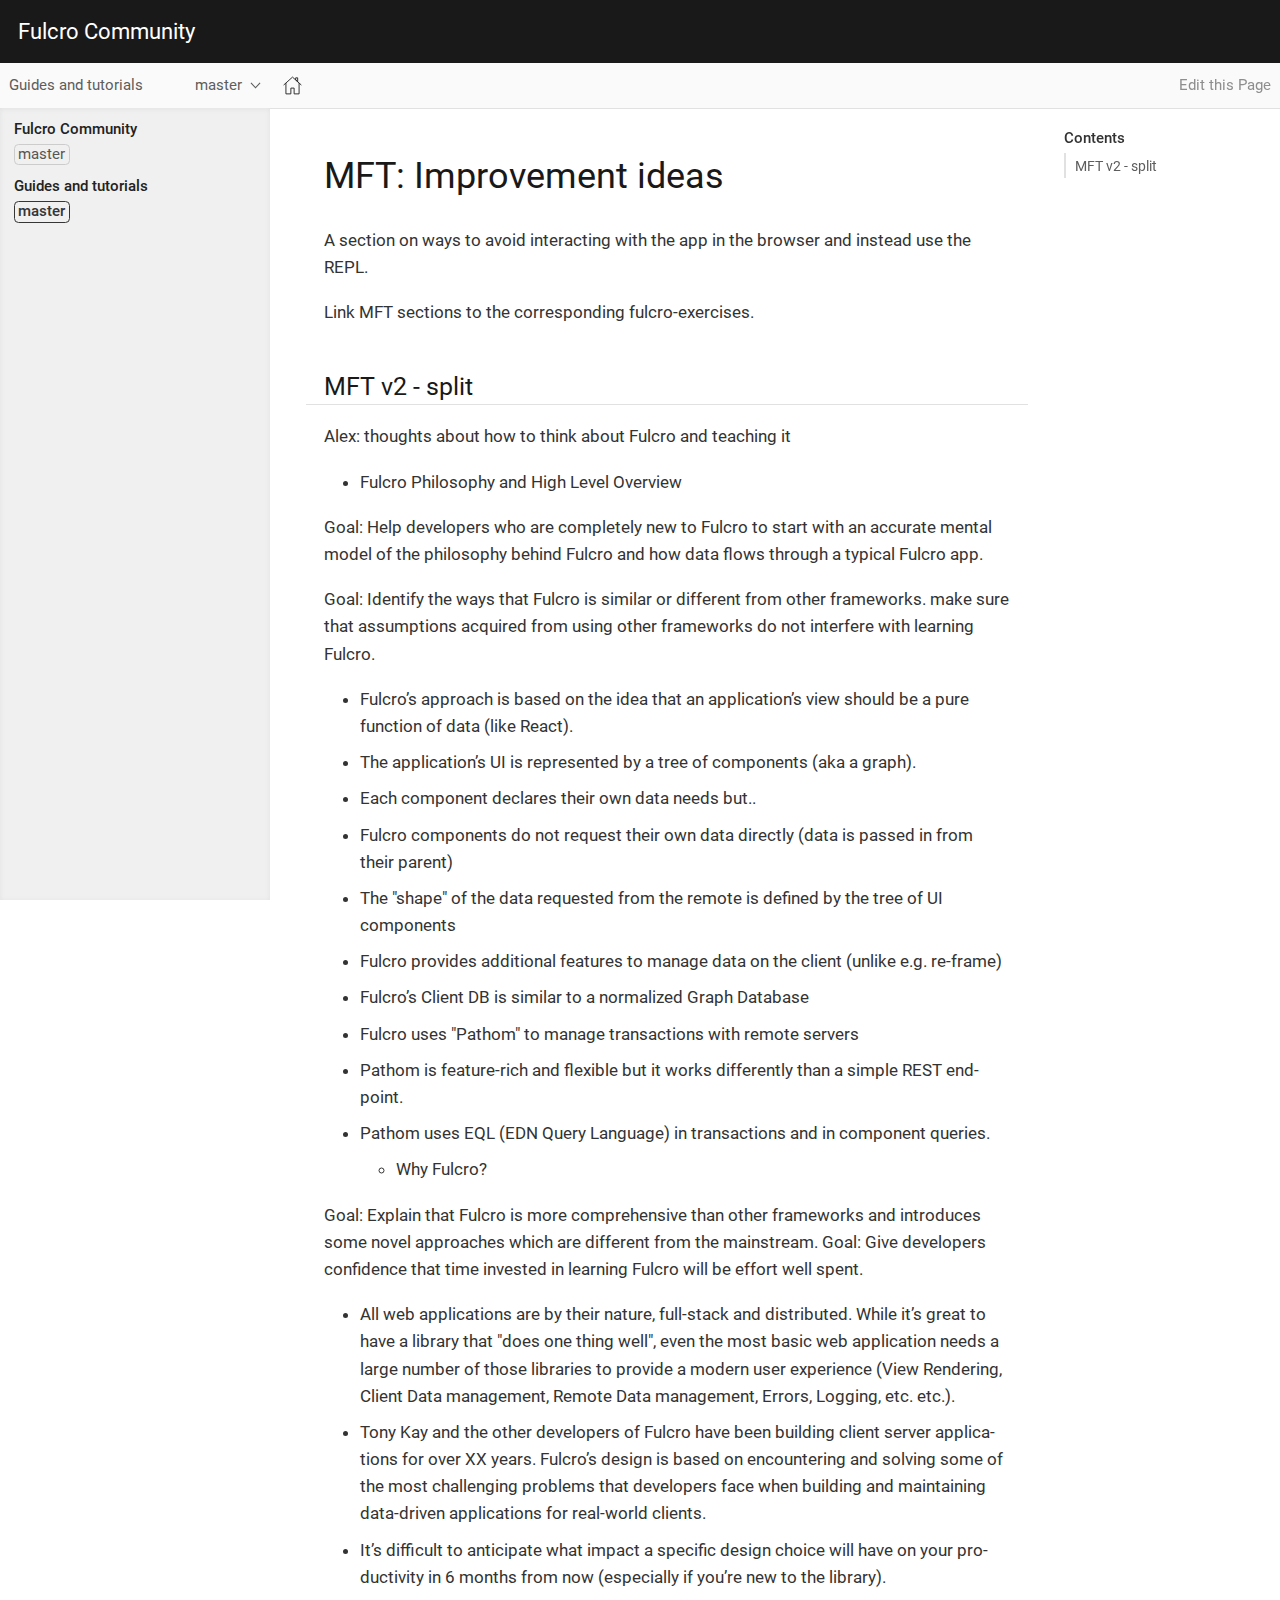
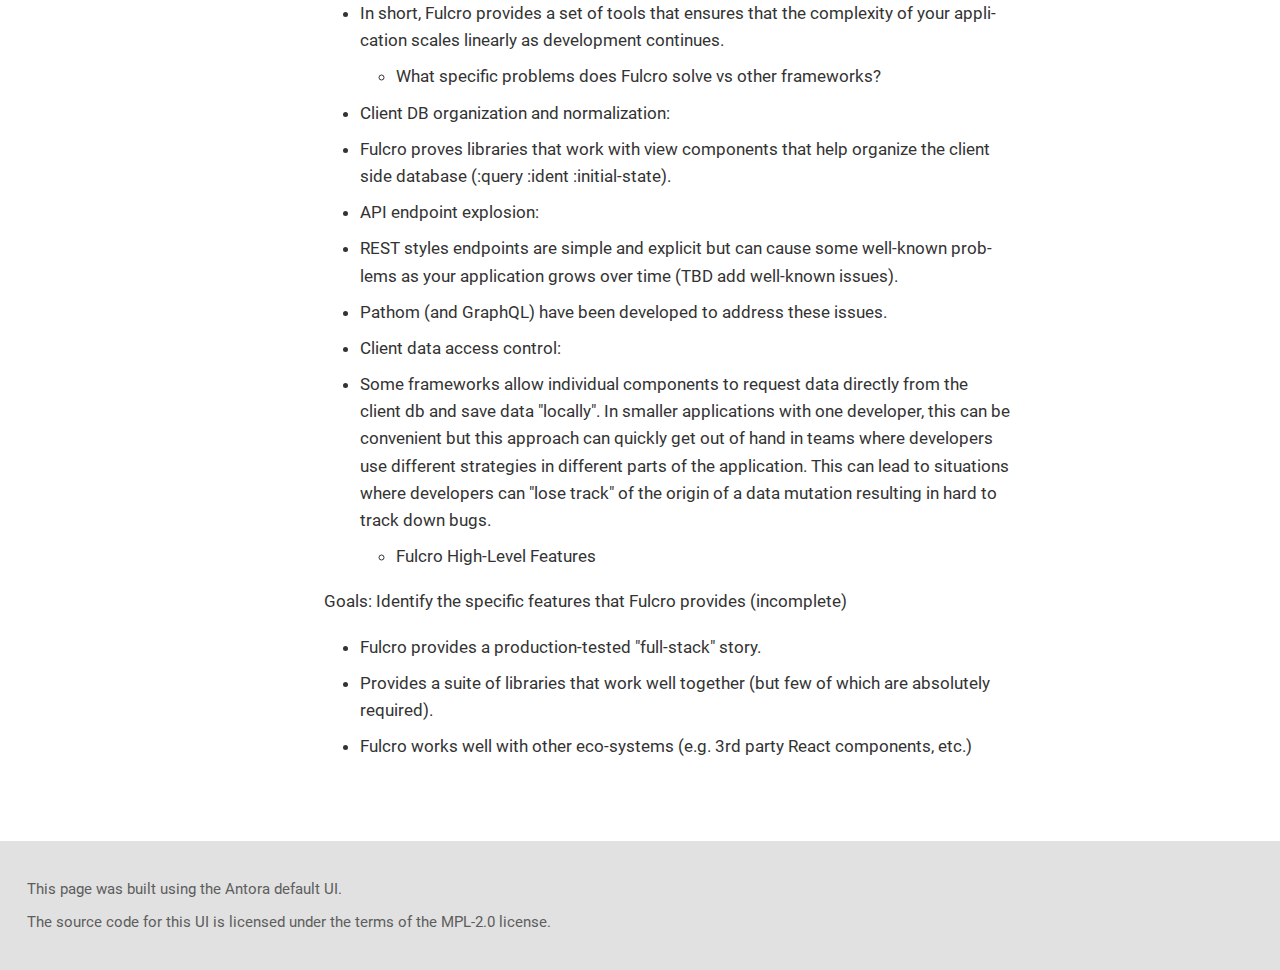
<file: guides/tutorial-minimalist-fulcro/IDEAS.html>
<!DOCTYPE html>
<html lang="en">
  <head>
    <meta charset="utf-8">
    <meta name="viewport" content="width=device-width,initial-scale=1">
    <title>MFT: Improvement ideas :: Fulcro Community</title>
    <link rel="canonical" href="https://fulcro-community.github.io/guides/tutorial-minimalist-fulcro/IDEAS.html">
    <meta name="generator" content="Antora 2.3.4">
    <link rel="stylesheet" href="../../_/css/site.css">
    <script>var uiRootPath = '../../_'</script>
  </head>
  <body class="article">
<header class="header">
  <nav class="navbar">
    <div class="navbar-brand">
      <a class="navbar-item" href="https://fulcro-community.github.io">Fulcro Community</a>
      <button class="navbar-burger" data-target="topbar-nav">
        <span></span>
        <span></span>
        <span></span>
      </button>
    </div>
    </div>
  </nav>
</header>
<div class="body">
<div class="nav-container" data-component="guides" data-version="master">
  <aside class="nav">
    <div class="panels">
<div class="nav-panel-explore is-active" data-panel="explore">
  <div class="context">
    <span class="title">Guides and tutorials</span>
    <span class="version">master</span>
  </div>
  <ul class="components">
    <li class="component">
      <a class="title" href="../../main/index.html">Fulcro Community</a>
      <ul class="versions">
        <li class="version is-latest">
          <a href="../../main/index.html">master</a>
        </li>
      </ul>
    </li>
    <li class="component is-current">
      <a class="title" href="../index.html">Guides and tutorials</a>
      <ul class="versions">
        <li class="version is-current is-latest">
          <a href="../index.html">master</a>
        </li>
      </ul>
    </li>
  </ul>
</div>
    </div>
  </aside>
</div>
<main class="article">
<div class="toolbar" role="navigation">
<button class="nav-toggle"></button>
  <a href="../../main/index.html" class="home-link"></a>
<nav class="breadcrumbs" aria-label="breadcrumbs">
</nav>
  <div class="edit-this-page"><a href="https://github.com/fulcro-community/guides/edit/master/modules/tutorial-minimalist-fulcro/pages/IDEAS.adoc">Edit this Page</a></div>
  </div>
  <div class="content">
<aside class="toc sidebar" data-title="Contents" data-levels="2">
  <div class="toc-menu"></div>
</aside>
<article class="doc">
<h1 class="page">MFT: Improvement ideas</h1>
<div id="preamble">
<div class="sectionbody">
<div class="paragraph">
<p>A section on ways to avoid interacting with the app in the browser and instead use the REPL.</p>
</div>
<div class="paragraph">
<p>Link MFT sections to the corresponding fulcro-exercises.</p>
</div>
</div>
</div>
<div class="sect1">
<h2 id="_mft_v2_split"><a class="anchor" href="#_mft_v2_split"></a>MFT v2 - split</h2>
<div class="sectionbody">
<div class="paragraph">
<p>Alex: thoughts about how to think about Fulcro and teaching it</p>
</div>
<div class="ulist">
<ul>
<li>
<p>Fulcro Philosophy and High Level Overview</p>
</li>
</ul>
</div>
<div class="paragraph">
<p>Goal: Help developers who are completely new to Fulcro to start with an accurate mental model of the philosophy behind Fulcro and how data flows through a typical Fulcro app.</p>
</div>
<div class="paragraph">
<p>Goal: Identify the ways that Fulcro is similar or different from other frameworks. make sure that assumptions acquired from using other frameworks do not interfere with learning Fulcro.</p>
</div>
<div class="ulist">
<ul>
<li>
<p>Fulcro&#8217;s approach is based on the idea that an application&#8217;s view should be a pure function of data (like React).</p>
</li>
<li>
<p>The application&#8217;s UI is represented by a tree of components (aka a graph).</p>
</li>
<li>
<p>Each component declares their own data needs but..</p>
</li>
<li>
<p>Fulcro components do not request their own data directly (data is passed in from their parent)</p>
</li>
<li>
<p>The "shape" of the data requested from the remote is defined by the tree of UI components</p>
</li>
<li>
<p>Fulcro provides additional features to manage data on the client (unlike e.g. re-frame)</p>
</li>
<li>
<p>Fulcro&#8217;s Client DB is similar to a normalized Graph Database</p>
</li>
<li>
<p>Fulcro uses "Pathom" to manage transactions with remote servers</p>
</li>
<li>
<p>Pathom is feature-rich and flexible but it works differently than a simple REST end-point.</p>
</li>
<li>
<p>Pathom uses EQL (EDN Query Language) in transactions and in component queries.</p>
<div class="ulist">
<ul>
<li>
<p>Why Fulcro?</p>
</li>
</ul>
</div>
</li>
</ul>
</div>
<div class="paragraph">
<p>Goal: Explain that Fulcro is more comprehensive than other frameworks and introduces some novel approaches which are different from the mainstream.
Goal: Give developers confidence that time invested in learning Fulcro will be effort well spent.</p>
</div>
<div class="ulist">
<ul>
<li>
<p>All web applications are by their nature, full-stack and distributed. While it&#8217;s great to have a library that "does one thing well", even the most basic web application needs a large number of those libraries to provide a modern user experience (View Rendering, Client Data management, Remote Data management, Errors, Logging, etc. etc.).</p>
</li>
<li>
<p>Tony Kay and the other developers of Fulcro have been building client server applications for over XX years. Fulcro&#8217;s design is based on encountering and solving some of the most challenging problems that developers face when building and maintaining data-driven applications for real-world clients.</p>
</li>
<li>
<p>It&#8217;s difficult to anticipate what impact a specific design choice will have on your productivity in 6 months from now (especially if you&#8217;re new to the library).</p>
</li>
<li>
<p>In short, Fulcro provides a set of tools that ensures that the complexity of your application scales linearly as development continues.</p>
<div class="ulist">
<ul>
<li>
<p>What specific problems does Fulcro solve vs other frameworks?</p>
</li>
</ul>
</div>
</li>
<li>
<p>Client DB organization and normalization:</p>
</li>
<li>
<p>Fulcro proves libraries that work with view components that help organize the client side database (:query :ident :initial-state).</p>
</li>
<li>
<p>API endpoint explosion:</p>
</li>
<li>
<p>REST styles endpoints are simple and explicit but can cause some well-known problems as your application grows over time (TBD add well-known issues).</p>
</li>
<li>
<p>Pathom (and GraphQL) have been developed to address these issues.</p>
</li>
<li>
<p>Client data access control:</p>
</li>
<li>
<p>Some frameworks allow individual components to request data directly from the client db and save data "locally". In smaller applications with one developer, this can be convenient but this approach can quickly get out of hand in teams where developers use different strategies in different parts of the application. This can lead to situations where developers can "lose track" of the origin of a data mutation resulting in hard to track down bugs.</p>
<div class="ulist">
<ul>
<li>
<p>Fulcro High-Level Features</p>
</li>
</ul>
</div>
</li>
</ul>
</div>
<div class="paragraph">
<p>Goals: Identify the specific features that Fulcro provides (incomplete)</p>
</div>
<div class="ulist">
<ul>
<li>
<p>Fulcro provides a production-tested "full-stack" story.</p>
</li>
<li>
<p>Provides a suite of libraries that work well together (but few of which are absolutely required).</p>
</li>
<li>
<p>Fulcro works well with other eco-systems (e.g. 3rd party React components, etc.)</p>
</li>
</ul>
</div>
</div>
</div>
</article>
  </div>
</main>
</div>
<footer class="footer">
  <p>This page was built using the Antora default UI.</p>
  <p>The source code for this UI is licensed under the terms of the MPL-2.0 license.</p>
</footer>
<script src="../../_/js/site.js"></script>
<script async src="../../_/js/vendor/highlight.js"></script>
  </body>
</html>
</file>
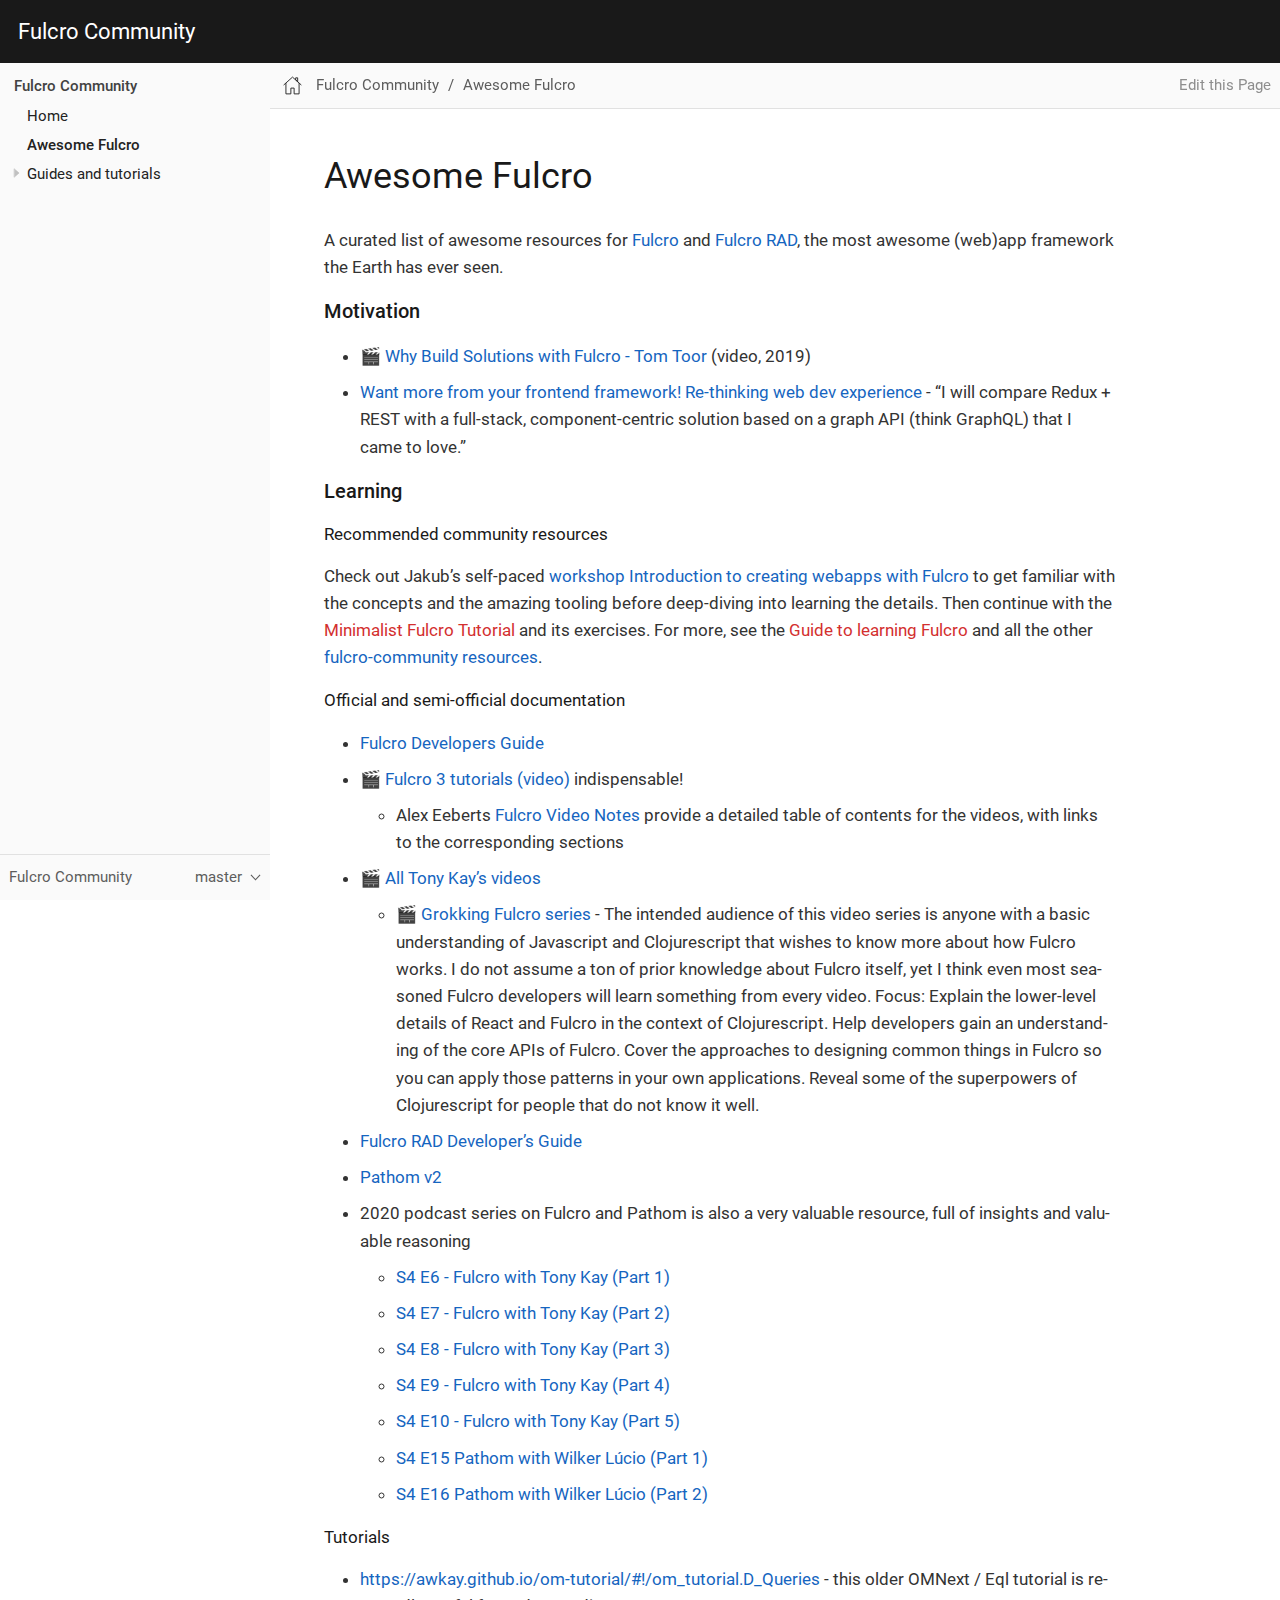
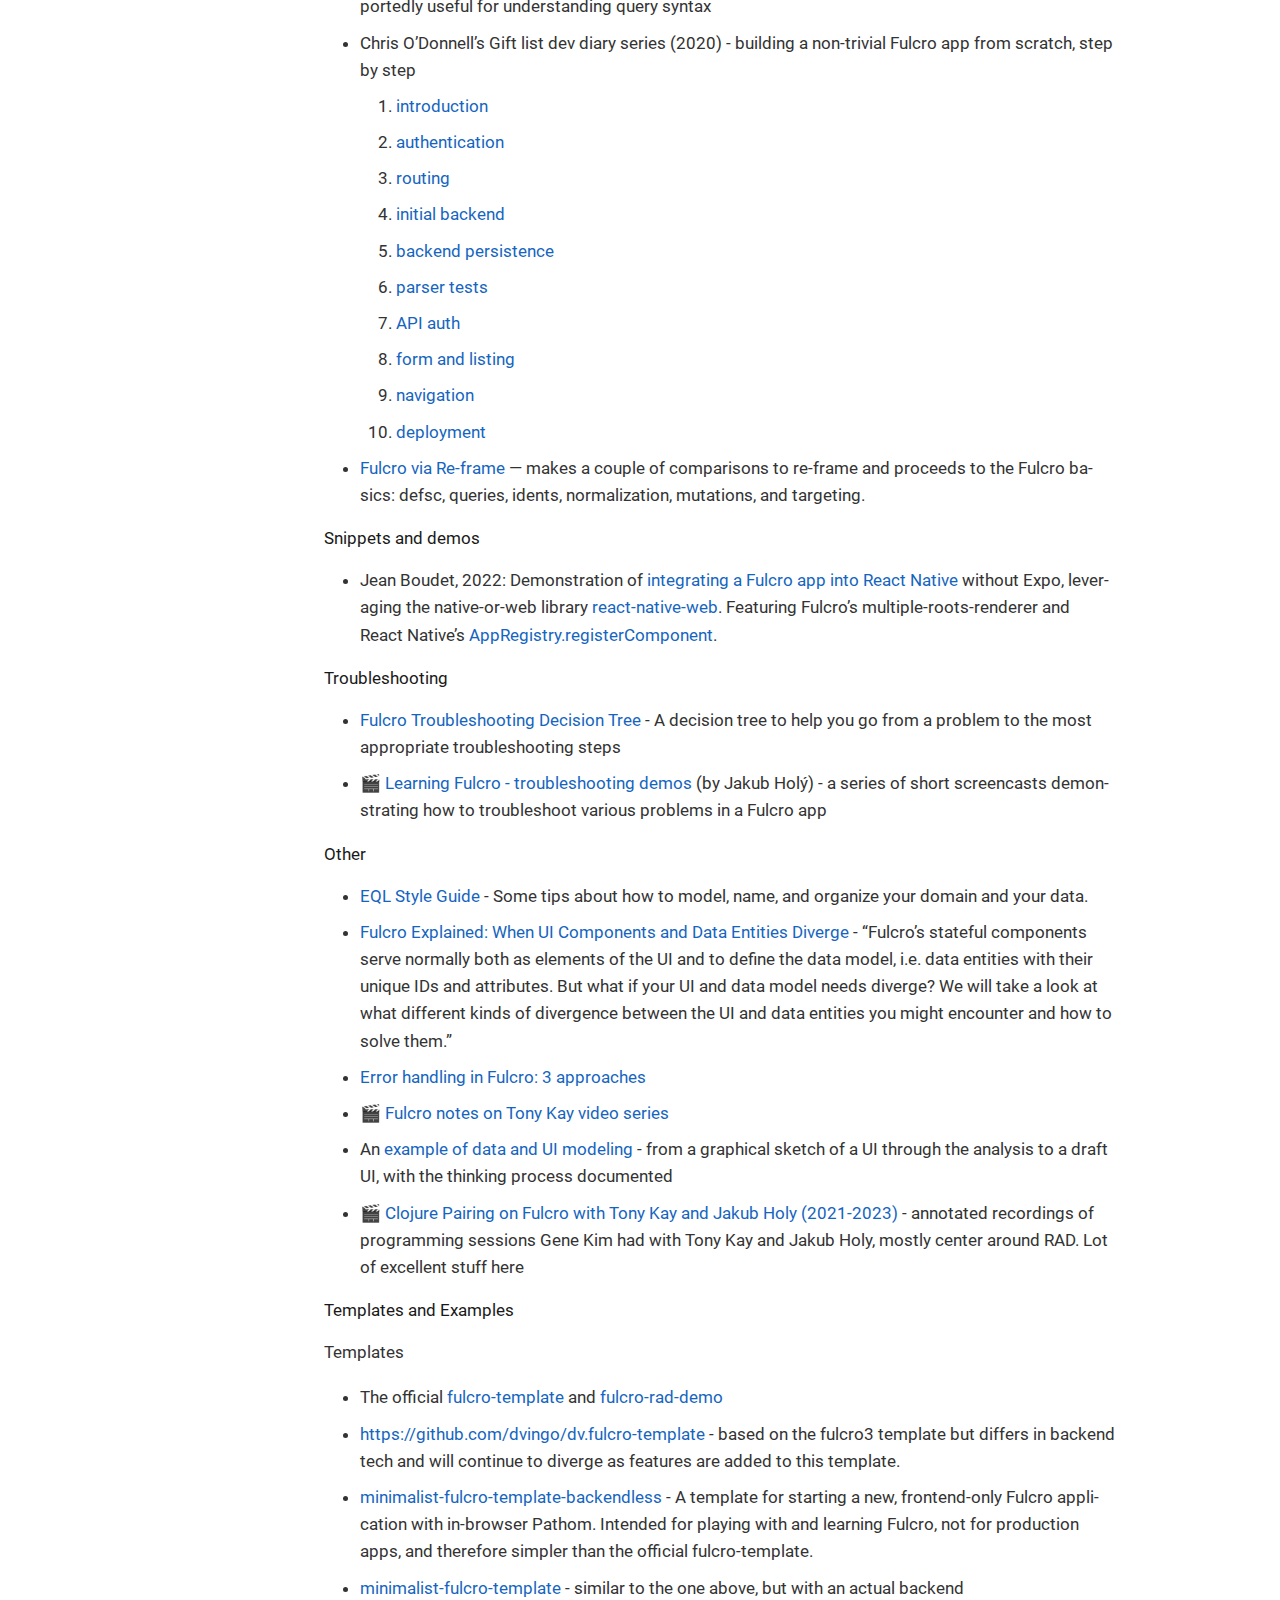
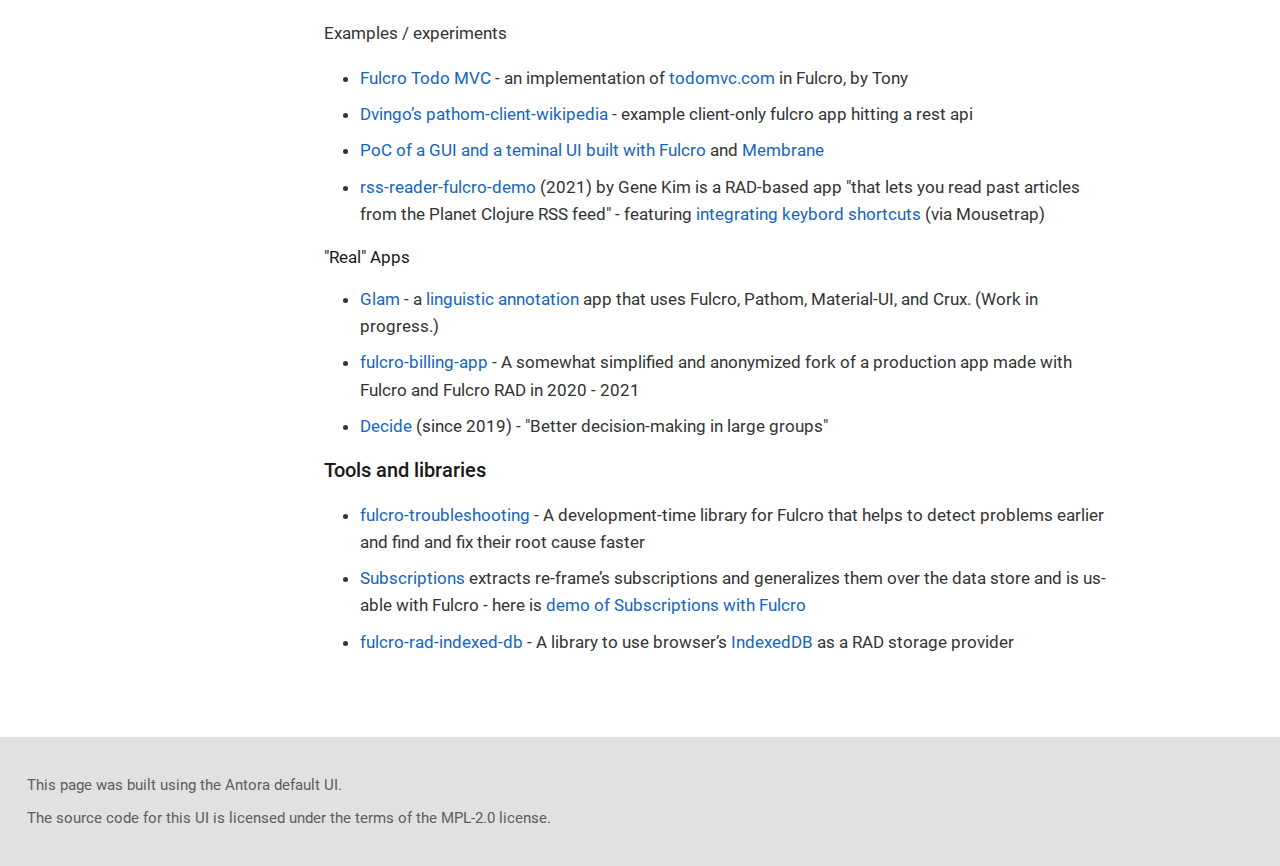
<file: main/awesome-fulcro/README.html>
<!DOCTYPE html>
<html lang="en">
  <head>
    <meta charset="utf-8">
    <meta name="viewport" content="width=device-width,initial-scale=1">
    <title>Awesome Fulcro :: Fulcro Community</title>
    <link rel="canonical" href="https://fulcro-community.github.io/main/awesome-fulcro/README.html">
    <meta name="generator" content="Antora 2.3.4">
    <link rel="stylesheet" href="../../_/css/site.css">
    <script>var uiRootPath = '../../_'</script>
  </head>
  <body class="article">
<header class="header">
  <nav class="navbar">
    <div class="navbar-brand">
      <a class="navbar-item" href="https://fulcro-community.github.io">Fulcro Community</a>
      <button class="navbar-burger" data-target="topbar-nav">
        <span></span>
        <span></span>
        <span></span>
      </button>
    </div>
    </div>
  </nav>
</header>
<div class="body">
<div class="nav-container" data-component="main" data-version="master">
  <aside class="nav">
    <div class="panels">
<div class="nav-panel-menu is-active" data-panel="menu">
  <nav class="nav-menu">
    <h3 class="title"><a href="../index.html">Fulcro Community</a></h3>
<ul class="nav-list">
  <li class="nav-item" data-depth="0">
<ul class="nav-list">
  <li class="nav-item" data-depth="1">
    <a class="nav-link" href="../index.html">Home</a>
  </li>
  <li class="nav-item is-current-page" data-depth="1">
    <a class="nav-link" href="README.html">Awesome Fulcro</a>
  </li>
  <li class="nav-item" data-depth="1">
    <button class="nav-item-toggle"></button>
    <a class="nav-link" href="../../guides/index.html">Guides and tutorials</a>
<ul class="nav-list">
  <li class="nav-item" data-depth="2">
    <a class="nav-link" href="../../guides/guide-learning-fulcro/index.html">Guide to learning Fulcro</a>
  </li>
  <li class="nav-item" data-depth="2">
    <a class="nav-link" href="../../guides/tutorial-minimalist-fulcro/index.html">Minimalist Fulcro Tutorial</a>
  </li>
  <li class="nav-item" data-depth="2">
    <a class="nav-link" href="../../guides/tutorial-advanced-minimalist-fulcro/index.html">Advanced Minimalist Fulcro Tutorial</a>
  </li>
</ul>
  </li>
</ul>
  </li>
</ul>
  </nav>
</div>
<div class="nav-panel-explore" data-panel="explore">
  <div class="context">
    <span class="title">Fulcro Community</span>
    <span class="version">master</span>
  </div>
  <ul class="components">
    <li class="component is-current">
      <a class="title" href="../index.html">Fulcro Community</a>
      <ul class="versions">
        <li class="version is-current is-latest">
          <a href="../index.html">master</a>
        </li>
      </ul>
    </li>
    <li class="component">
      <a class="title" href="../../guides/index.html">Guides and tutorials</a>
      <ul class="versions">
        <li class="version is-latest">
          <a href="../../guides/index.html">master</a>
        </li>
      </ul>
    </li>
  </ul>
</div>
    </div>
  </aside>
</div>
<main class="article">
<div class="toolbar" role="navigation">
<button class="nav-toggle"></button>
  <a href="../index.html" class="home-link"></a>
<nav class="breadcrumbs" aria-label="breadcrumbs">
  <ul>
    <li><a href="../index.html">Fulcro Community</a></li>
    <li><a href="README.html">Awesome Fulcro</a></li>
  </ul>
</nav>
  <div class="edit-this-page"><a href="https://github.com/fulcro-community/fulcro-community.github.io/edit/master/modules/awesome-fulcro/pages/README.adoc">Edit this Page</a></div>
  </div>
  <div class="content">
<aside class="toc sidebar" data-title="Contents" data-levels="2">
  <div class="toc-menu"></div>
</aside>
<article class="doc">
<h1 class="page">Awesome Fulcro</h1>
<div id="preamble">
<div class="sectionbody">
<div class="paragraph">
<p>A curated list of awesome resources for <a href="https://github.com/fulcrologic/fulcro">Fulcro</a> and <a href="https://github.com/fulcrologic/fulcro-rad">Fulcro RAD</a>, the most awesome (web)app framework the Earth has ever seen.</p>
</div>
</div>
</div>
<div class="sect2">
<h3 id="_motivation"><a class="anchor" href="#_motivation"></a>Motivation</h3>
<div class="ulist">
<ul>
<li>
<p>🎬 <a href="https://www.youtube.com/watch?v=PMbGhgVf9Do&amp;t=628s">Why Build Solutions with Fulcro - Tom Toor</a> (video, 2019)</p>
</li>
<li>
<p><a href="https://blog.jakubholy.net/2020/talk-want-more-from-your-frontend-framework/">Want more from your frontend framework! Re-thinking web dev experience</a> - &#8220;I will compare Redux + REST with a full-stack, component-centric solution based on a graph API (think GraphQL) that I came to love.&#8221;</p>
</li>
</ul>
</div>
</div>
<div class="sect2">
<h3 id="_learning"><a class="anchor" href="#_learning"></a>Learning</h3>
<div class="sect3">
<h4 id="_recommended_community_resources"><a class="anchor" href="#_recommended_community_resources"></a>Recommended community resources</h4>
<div class="paragraph">
<p>Check out Jakub&#8217;s self-paced <a href="https://github.com/holyjak/fulcro-intro-wshop">workshop Introduction to creating webapps with Fulcro</a> to get familiar with the concepts and the amazing tooling before deep-diving into learning the details. Then continue with the <a href="#tutorial-minimalist-fulcro:index.adoc" class="page unresolved">Minimalist Fulcro Tutorial</a> and its exercises. For more, see the <a href="#guide-learning-fulcro:index.adoc" class="page unresolved">Guide to learning Fulcro</a> and all the other <a href="https://fulcro-community.github.io/">fulcro-community resources</a>.</p>
</div>
</div>
<div class="sect3">
<h4 id="_official_and_semi_official_documentation"><a class="anchor" href="#_official_and_semi_official_documentation"></a>Official and semi-official documentation</h4>
<div class="ulist">
<ul>
<li>
<p><a href="https://book.fulcrologic.com/">Fulcro Developers Guide</a></p>
</li>
<li>
<p>🎬 <a href="https://www.youtube.com/playlist?list=PLVi9lDx-4C_T7jkihlQflyqGqU4xVtsfi">Fulcro 3 tutorials (video)</a> indispensable!</p>
<div class="ulist">
<ul>
<li>
<p>Alex Eeberts <a href="https://github.com/aeberts/fulcro-notes-public">Fulcro Video Notes</a> provide a detailed table of contents for the videos, with links to the corresponding sections</p>
</li>
</ul>
</div>
</li>
<li>
<p>🎬 <a href="https://www.youtube.com/c/TonyKayNW/videos">All Tony Kay’s videos</a></p>
<div class="ulist">
<ul>
<li>
<p>🎬 <a href="https://www.youtube.com/playlist?list=PLVi9lDx-4C_TBRiHfjnjXaK2J3BIUDPnf">Grokking Fulcro series</a> - The intended audience of this video series is anyone with a basic understanding of Javascript and Clojurescript that wishes to know more about how Fulcro works. I do not assume a ton of prior knowledge about Fulcro itself, yet I think even most seasoned Fulcro developers will learn something from every video. Focus: Explain the lower-level details of React and Fulcro in the context of Clojurescript. Help developers gain an understanding of the core APIs of Fulcro. Cover the approaches to designing common things in Fulcro so you can apply those patterns in your own applications. Reveal some of the superpowers of Clojurescript for people that do not know it well.</p>
</li>
</ul>
</div>
</li>
<li>
<p><a href="https://book.fulcrologic.com/RAD.html">Fulcro RAD Developer’s Guide</a></p>
</li>
<li>
<p><a href="https://blog.wsscode.com/pathom/v2/pathom/2.2.0/introduction.html">Pathom v2</a></p>
</li>
<li>
<p>2020 podcast series on Fulcro and Pathom is also a very valuable resource, full of insights and valuable reasoning</p>
<div class="ulist">
<ul>
<li>
<p><a href="https://soundcloud.com/user-959992602/s4-e6-fulcro-with-tony-kay-part-1">S4 E6 - Fulcro with Tony Kay (Part 1)</a></p>
</li>
<li>
<p><a href="https://soundcloud.com/user-959992602/s4-e7-fulcro-with-tony-kay-part-2">S4 E7 - Fulcro with Tony Kay (Part 2)</a></p>
</li>
<li>
<p><a href="https://soundcloud.com/user-959992602/s4-e8-fulcro-with-tony-kay-part-3">S4 E8 - Fulcro with Tony Kay (Part 3)</a></p>
</li>
<li>
<p><a href="https://soundcloud.com/user-959992602/s4-e9-fulcro-with-tony-kay-part-4">S4 E9 - Fulcro with Tony Kay (Part 4)</a></p>
</li>
<li>
<p><a href="https://soundcloud.com/user-959992602/s4-e10-fulcro-rad-and-guardrails-with-tony-kay-part-5">S4 E10 - Fulcro with Tony Kay (Part 5)</a></p>
</li>
<li>
<p><a href="https://soundcloud.com/user-959992602/s4-e15-pathom-with-wilker-lucio-part-1">S4 E15 Pathom with Wilker Lúcio (Part 1)</a></p>
</li>
<li>
<p><a href="https://soundcloud.com/user-959992602/s4-e16-pathom-with-wilker-lucio-part-2">S4 E16 Pathom with Wilker Lúcio (Part 2)</a></p>
</li>
</ul>
</div>
</li>
</ul>
</div>
</div>
<div class="sect3">
<h4 id="_tutorials"><a class="anchor" href="#_tutorials"></a>Tutorials</h4>
<div class="ulist">
<ul>
<li>
<p><a href="https://awkay.github.io/om-tutorial/#!/om_tutorial.D_Queries" class="bare">https://awkay.github.io/om-tutorial/#!/om_tutorial.D_Queries</a> - this older OMNext / Eql tutorial is reportedly useful for understanding query syntax</p>
</li>
<li>
<p>Chris O’Donnell’s Gift list dev diary series (2020) - building a non-trivial Fulcro app from scratch, step by step</p>
<div class="olist arabic">
<ol class="arabic">
<li>
<p><a href="https://chrisodonnell.dev/posts/giftlist/intro/">introduction</a></p>
</li>
<li>
<p><a href="https://chrisodonnell.dev/posts/giftlist/authentication/">authentication</a></p>
</li>
<li>
<p><a href="https://chrisodonnell.dev/posts/giftlist/routing/">routing</a></p>
</li>
<li>
<p><a href="https://chrisodonnell.dev/posts/giftlist/initial_backend/">initial backend</a></p>
</li>
<li>
<p><a href="https://chrisodonnell.dev/posts/giftlist/backend_persistence/">backend persistence</a></p>
</li>
<li>
<p><a href="https://chrisodonnell.dev/posts/giftlist/parser_tests/">parser tests</a></p>
</li>
<li>
<p><a href="https://chrisodonnell.dev/posts/giftlist/api_auth/">API auth</a></p>
</li>
<li>
<p><a href="https://chrisodonnell.dev/posts/giftlist/gift_list_form/">form and listing</a></p>
</li>
<li>
<p><a href="https://chrisodonnell.dev/posts/giftlist/gift_list_navigation/">navigation</a></p>
</li>
<li>
<p><a href="https://chrisodonnell.dev/posts/giftlist/deployment/">deployment</a></p>
</li>
</ol>
</div>
</li>
<li>
<p><a href="https://folcon.github.io/post/fulcro-basics/2020-05-12-Fulcro-via-re-frame/">Fulcro via Re-frame</a> — makes a couple of comparisons to re-frame and proceeds to the Fulcro basics: defsc, queries, idents, normalization, mutations, and targeting.</p>
</li>
</ul>
</div>
</div>
<div class="sect3">
<h4 id="_snippets_and_demos"><a class="anchor" href="#_snippets_and_demos"></a>Snippets and demos</h4>
<div class="ulist">
<ul>
<li>
<p>Jean Boudet, 2022: Demonstration of <a href="https://gist.github.com/jeans11/5a7ea1541401b412db7de868ef4e1851">integrating a Fulcro app into React Native</a> without Expo, leveraging the native-or-web library <a href="https://github.com/necolas/react-native-web">react-native-web</a>. Featuring Fulcro&#8217;s multiple-roots-renderer and React Native&#8217;s  <a href="https://reactnative.dev/docs/appregistry">AppRegistry.registerComponent</a>.</p>
</li>
</ul>
</div>
</div>
<div class="sect3">
<h4 id="_troubleshooting"><a class="anchor" href="#_troubleshooting"></a>Troubleshooting</h4>
<div class="ulist">
<ul>
<li>
<p><a href="https://blog.jakubholy.net/2020/troubleshooting-fulcro/">Fulcro Troubleshooting Decision Tree</a> - A decision tree to help you go from a problem to the most appropriate troubleshooting steps</p>
</li>
<li>
<p>🎬 <a href="https://www.youtube.com/playlist?list=PLYvJiiE4TAijBAvO-R0PO8plSto4wtoQu">Learning Fulcro - troubleshooting demos</a> (by Jakub Holý) - a series of short screencasts demonstrating how to troubleshoot various problems in a Fulcro app</p>
</li>
</ul>
</div>
</div>
<div class="sect3">
<h4 id="_other"><a class="anchor" href="#_other"></a>Other</h4>
<div class="ulist">
<ul>
<li>
<p><a href="https://github.com/souenzzo/eql-style-guide">EQL Style Guide</a> - Some tips about how to model, name, and organize your domain and your data.</p>
</li>
<li>
<p><a href="https://blog.jakubholy.net/2020/fulcro-divergent-ui-data/">Fulcro Explained: When UI Components and Data Entities Diverge</a> - &#8220;Fulcro’s stateful components serve normally both as elements of the UI and to define the data model, i.e. data entities with their unique IDs and attributes. But what if your UI and data model needs diverge? We will take a look at what different kinds of divergence between the UI and data entities you might encounter and how to solve them.&#8221;</p>
</li>
<li>
<p><a href="https://blog.jakubholy.net/2020/error-handling-in-fulcro/">Error handling in Fulcro: 3 approaches</a></p>
</li>
<li>
<p>🎬 <a href="https://roamresearch.com/#/app/bristol-clojure/page/KT5i16d-v">Fulcro notes on Tony Kay video series</a></p>
</li>
<li>
<p>An <a href="https://github.com/holyjak/minimalist-fulcro-template-backendless/tree/experiment/data-modeling-task-app">example of data and UI modeling</a> - from a graphical sketch of a UI through the analysis to a draft UI, with the thinking process documented</p>
</li>
<li>
<p>🎬 <a href="https://www.youtube.com/playlist?list=PL4aJznIeHN6xSZTcbibLEOSF5kQt9dt1S">Clojure Pairing on Fulcro with Tony Kay and Jakub Holy (2021-2023)</a> - annotated recordings of programming sessions Gene Kim had with Tony Kay and Jakub Holy, mostly center around RAD. Lot of excellent stuff here</p>
</li>
</ul>
</div>
</div>
<div class="sect3">
<h4 id="_templates_and_examples"><a class="anchor" href="#_templates_and_examples"></a>Templates and Examples</h4>
<div class="paragraph">
<p>Templates</p>
</div>
<div class="ulist">
<ul>
<li>
<p>The official <a href="https://github.com/fulcrologic/fulcro-template">fulcro-template</a> and <a href="https://github.com/holyjak/fulcro-rad-demo">fulcro-rad-demo</a></p>
</li>
<li>
<p><a href="https://github.com/dvingo/dv.fulcro-template" class="bare">https://github.com/dvingo/dv.fulcro-template</a> - based on the fulcro3 template but differs in backend tech and will continue to diverge as features are added to this template.</p>
</li>
<li>
<p><a href="https://github.com/holyjak/minimalist-fulcro-template-backendless">minimalist-fulcro-template-backendless</a> - A template for starting a new, frontend-only Fulcro application with in-browser Pathom. Intended for playing with and learning Fulcro, not for production apps, and therefore simpler than the official fulcro-template.</p>
</li>
<li>
<p><a href="https://github.com/holyjak/minimalist-fulcro-template">minimalist-fulcro-template</a> - similar to the one above, but with an actual backend</p>
</li>
</ul>
</div>
<div class="paragraph">
<p>Examples / experiments</p>
</div>
<div class="ulist">
<ul>
<li>
<p><a href="https://github.com/fulcrologic/fulcro/tree/develop/src/todomvc/fulcro_todomvc">Fulcro Todo MVC</a> - an implementation of <a href="https://todomvc.com/">todomvc.com</a> in Fulcro, by Tony</p>
</li>
<li>
<p><a href="https://github.com/dvingo/pathom-client-wikipedia">Dvingo’s pathom-client-wikipedia</a> - example client-only fulcro app hitting a rest api</p>
</li>
<li>
<p><a href="https://github.com/phronmophobic/membrane-fulcro">PoC of a GUI and a teminal UI built with Fulcro</a> and <a href="https://github.com/phronmophobic/membrane">Membrane</a></p>
</li>
<li>
<p><a href="https://github.com/realgenekim/rss-reader-fulcro-demo">rss-reader-fulcro-demo</a> (2021) by Gene Kim is a RAD-based app "that lets you read past articles from the Planet Clojure RSS feed" - featuring <a href="https://github.com/realgenekim/rss-reader-fulcro-demo/blob/main/src/shared/com/example/client.cljs#L69">integrating keybord shortcuts</a> (via Mousetrap)</p>
</li>
</ul>
</div>
</div>
<div class="sect3">
<h4 id="_real_apps"><a class="anchor" href="#_real_apps"></a>"Real" Apps</h4>
<div class="ulist">
<ul>
<li>
<p><a href="https://github.com/lgessler/glam">Glam</a> - a <a href="https://arxiv.org/abs/cs/0010033">linguistic annotation</a> app that uses Fulcro, Pathom, Material-UI, and Crux. (Work in progress.)</p>
</li>
<li>
<p><a href="https://github.com/holyjak/fulcro-billing-app">fulcro-billing-app</a> - A somewhat simplified and anonymized fork of a production app made with Fulcro and Fulcro RAD in 2020 - 2021</p>
</li>
<li>
<p><a href="https://github.com/hhucn/decide3">Decide</a> (since 2019) - "Better decision-making in large groups"</p>
</li>
</ul>
</div>
</div>
</div>
<div class="sect2">
<h3 id="_tools_and_libraries"><a class="anchor" href="#_tools_and_libraries"></a>Tools and libraries</h3>
<div class="ulist">
<ul>
<li>
<p><a href="https://github.com/holyjak/fulcro-troubleshooting">fulcro-troubleshooting</a> - A development-time library for Fulcro that helps to detect problems earlier and find and fix their root cause faster</p>
</li>
<li>
<p><a href="https://github.com/matterandvoid-space/subscriptions">Subscriptions</a> extracts re-frame&#8217;s subscriptions and generalizes them over the data store and is usable with Fulcro - here is <a href="https://github.com/matterandvoid-space/subscriptions/blob/mainline/examples/fulcro_example.cljs">demo of Subscriptions with Fulcro</a></p>
</li>
<li>
<p><a href="https://github.com/RokLenarcic/fulcro-rad-indexed-db">fulcro-rad-indexed-db</a> - A library to use browser&#8217;s <a href="https://developer.mozilla.org/en-US/docs/Web/API/IndexedDB_API">IndexedDB</a> as a RAD storage provider</p>
</li>
</ul>
</div>
</div>
</article>
  </div>
</main>
</div>
<footer class="footer">
  <p>This page was built using the Antora default UI.</p>
  <p>The source code for this UI is licensed under the terms of the MPL-2.0 license.</p>
</footer>
<script src="../../_/js/site.js"></script>
<script async src="../../_/js/vendor/highlight.js"></script>
  </body>
</html>
</file>
<file: _/css/site.css>
@font-face{font-family:Roboto;font-style:normal;font-weight:400;src:local("Roboto Regular"),local("Roboto-Regular"),url(../font/roboto-latin-400.woff2) format("woff2"),url(../font/roboto-latin-400.woff) format("woff")}@font-face{font-family:Roboto;font-style:italic;font-weight:400;src:local("Roboto Italic"),local("Roboto-Italic"),url(../font/roboto-latin-400italic.woff2) format("woff2"),url(../font/roboto-latin-400italic.woff) format("woff")}@font-face{font-family:Roboto;font-style:normal;font-weight:500;src:local("Roboto Medium"),local("Roboto-Medium"),url(../font/roboto-latin-500.woff2) format("woff2"),url(../font/roboto-latin-500.woff) format("woff")}@font-face{font-family:Roboto;font-style:italic;font-weight:500;src:local("Roboto Medium Italic"),local("Roboto-MediumItalic"),url(../font/roboto-latin-500italic.woff2) format("woff2"),url(../font/roboto-latin-500italic.woff) format("woff")}@font-face{font-family:Roboto Mono;font-style:normal;font-weight:400;src:local("Roboto Mono Regular"),local("RobotoMono-Regular"),url(../font/roboto-mono-latin-400.woff2) format("woff2"),url(../font/roboto-mono-latin-400.woff) format("woff")}@font-face{font-family:Roboto Mono;font-style:normal;font-weight:500;src:local("Roboto Mono Medium"),local("RobotoMono-Medium"),url(../font/roboto-mono-latin-500.woff2) format("woff2"),url(../font/roboto-mono-latin-500.woff) format("woff")}*,::after,::before{-webkit-box-sizing:inherit;box-sizing:inherit}html{-webkit-box-sizing:border-box;box-sizing:border-box;font-size:1.0625em;height:100%}@media screen and (min-width:1024px){html{font-size:1.125em}}body{background:#fff;color:#222;font-family:Roboto,sans-serif;line-height:1.15;margin:0;word-wrap:anywhere}a{text-decoration:none}a:hover{text-decoration:underline}a:active{background-color:none}code,kbd,pre{font-family:Roboto Mono,monospace}b,dt,strong,th{font-weight:500}em em{font-style:normal}strong strong{font-weight:400}button{cursor:pointer;font-family:inherit;font-size:1em;line-height:1.15;margin:0}button::-moz-focus-inner{border:none;padding:0}table{border-collapse:collapse;word-wrap:normal}@supports (scrollbar-width:thin){body *{scrollbar-width:thin;scrollbar-color:#c1c1c1 transparent}}body ::-webkit-scrollbar{height:.25rem;width:.25rem}body ::-webkit-scrollbar-thumb{background-color:#c1c1c1}@media screen and (min-width:1024px){.body{display:-webkit-box;display:-ms-flexbox;display:flex}}.nav-container{position:fixed;top:3.5rem;left:0;width:100%;font-size:.94444rem;z-index:1;visibility:hidden}@media screen and (min-width:769px){.nav-container{width:15rem}}@media screen and (min-width:1024px){.nav-container{font-size:.86111rem;-webkit-box-flex:0;-ms-flex:none;flex:none;position:static;top:0;visibility:visible}}.nav-container.is-active{visibility:visible}.nav{background:#fafafa;position:relative;top:2.5rem;height:calc(100vh - 6rem)}@media screen and (min-width:769px){.nav{-webkit-box-shadow:.5px 0 3px #c1c1c1;box-shadow:.5px 0 3px #c1c1c1}}@media screen and (min-width:1024px){.nav{top:3.5rem;-webkit-box-shadow:none;box-shadow:none;position:sticky;height:calc(100vh - 3.5rem)}}.nav .panels{display:-webkit-box;display:-ms-flexbox;display:flex;-webkit-box-orient:vertical;-webkit-box-direction:normal;-ms-flex-direction:column;flex-direction:column;height:inherit}html.is-clipped--nav{overflow-y:hidden}.nav-panel-menu{overflow-y:scroll;height:calc(100% - 2.5rem)}.nav-panel-menu:not(.is-active) .nav-menu{opacity:.75}.nav-panel-menu:not(.is-active)::after{content:"";background:rgba(0,0,0,.5);display:block;position:absolute;top:0;right:0;bottom:0;left:0}.nav-menu{min-height:100%;padding:.5rem .75rem;line-height:1.35;position:relative}.nav-menu h3.title{color:#424242;font-size:inherit;font-weight:500;margin:0;padding:.25em 0 .125em}.nav-menu a{color:inherit}.nav-list{margin:0 0 0 .75rem;padding:0}.nav-menu>.nav-list+.nav-list{margin-top:.5rem}.nav-item{list-style:none;margin-top:.5em}.nav-item-toggle~.nav-list{padding-bottom:.125rem}.nav-item[data-depth="0"]>.nav-list:first-child{display:block;margin:0}.nav-item:not(.is-active)>.nav-list{display:none}.nav-item-toggle{background:transparent url(../img/caret.svg) no-repeat 50%/50%;border:none;outline:none;line-height:inherit;position:absolute;height:1.35em;width:1.35em;margin-top:-.05em;margin-left:-1.35em}.nav-item.is-active>.nav-item-toggle{-webkit-transform:rotate(90deg);transform:rotate(90deg)}.is-current-page>.nav-link,.is-current-page>.nav-text{font-weight:500}.nav-panel-explore{background:#fafafa;display:-webkit-box;display:-ms-flexbox;display:flex;-webkit-box-orient:vertical;-webkit-box-direction:normal;-ms-flex-direction:column;flex-direction:column;position:absolute;top:0;right:0;bottom:0;left:0}.nav-panel-explore:not(:first-child){top:auto;max-height:calc(50% + 2.5rem)}.nav-panel-explore .context{font-size:.83333rem;-ms-flex-negative:0;flex-shrink:0;color:#5d5d5d;-webkit-box-shadow:0 -1px 0 #e1e1e1;box-shadow:0 -1px 0 #e1e1e1;padding:0 .5rem;display:-webkit-box;display:-ms-flexbox;display:flex;-webkit-box-align:center;-ms-flex-align:center;align-items:center;-webkit-box-pack:justify;-ms-flex-pack:justify;justify-content:space-between;cursor:pointer;line-height:1;height:2.5rem}.nav-panel-explore .context .version{display:-webkit-box;display:-ms-flexbox;display:flex;-webkit-box-align:inherit;-ms-flex-align:inherit;align-items:inherit}.nav-panel-explore .context .version::after{content:"";background:url(../img/chevron.svg) no-repeat 100%/auto 100%;width:1.25em;height:.75em}.nav-panel-explore .components{line-height:1.6;-webkit-box-flex:1;-ms-flex-positive:1;flex-grow:1;-webkit-box-shadow:inset 0 1px 5px #e1e1e1;box-shadow:inset 0 1px 5px #e1e1e1;background:#f0f0f0;padding:.5rem .75rem 0;margin:0;overflow-y:scroll;max-height:100%;display:block}.nav-panel-explore:not(.is-active) .components{display:none}.nav-panel-explore .component{display:block}.nav-panel-explore .component+.component{margin-top:.5rem}.nav-panel-explore .component:last-child{margin-bottom:.75rem}.nav-panel-explore .component .title{font-weight:500;color:inherit}.nav-panel-explore .versions{display:-webkit-box;display:-ms-flexbox;display:flex;-ms-flex-wrap:wrap;flex-wrap:wrap;list-style:none;padding-left:0;margin-top:-.25rem;line-height:1}.nav-panel-explore .component .version{display:block;margin:.375rem .375rem 0 0}.nav-panel-explore .component .version a{border:1px solid #c1c1c1;border-radius:.25rem;color:inherit;opacity:.75;white-space:nowrap;padding:.125em .25em;display:inherit}.nav-panel-explore .component .is-current a{border-color:currentColor;opacity:.9;font-weight:500}@media screen and (max-width:1023.5px){aside.toc.sidebar{display:none}main>.content{overflow-x:auto}}@media screen and (min-width:1024px){main{-webkit-box-flex:1;-ms-flex:auto;flex:auto;min-width:0}main>.content{display:-webkit-box;display:-ms-flexbox;display:flex}aside.toc.embedded{display:none}aside.toc.sidebar{-webkit-box-flex:0;-ms-flex:0 0 9rem;flex:0 0 9rem;-webkit-box-ordinal-group:2;-ms-flex-order:1;order:1}}@media screen and (min-width:1216px){aside.toc.sidebar{-ms-flex-preferred-size:12rem;flex-basis:12rem}}.toolbar{color:#5d5d5d;-webkit-box-align:center;-ms-flex-align:center;align-items:center;background-color:#fafafa;-webkit-box-shadow:0 1px 0 #e1e1e1;box-shadow:0 1px 0 #e1e1e1;display:-webkit-box;display:-ms-flexbox;display:flex;font-size:.83333rem;height:2.5rem;-webkit-box-pack:start;-ms-flex-pack:start;justify-content:flex-start;position:sticky;top:3.5rem;z-index:2}.toolbar a{color:inherit}.nav-toggle{background:url(../img/menu.svg) no-repeat 50% 47.5%;background-size:49%;border:none;outline:none;line-height:inherit;padding:0;height:2.5rem;width:2.5rem;margin-right:-.25rem}@media screen and (min-width:1024px){.nav-toggle{display:none}}.nav-toggle.is-active{background-image:url(../img/back.svg);background-size:41.5%}.home-link{display:block;background:url(../img/home-o.svg) no-repeat 50%;height:1.25rem;width:1.25rem;margin:.625rem}.home-link.is-current,.home-link:hover{background-image:url(../img/home.svg)}.edit-this-page{display:none;padding-right:.5rem}@media screen and (min-width:1024px){.edit-this-page{display:block}}.toolbar .edit-this-page a{color:#8e8e8e}.breadcrumbs{display:none;-webkit-box-flex:1;-ms-flex:1 1;flex:1 1;padding:0 .5rem 0 .75rem;line-height:1.35}@media screen and (min-width:1024px){.breadcrumbs{display:block}}a+.breadcrumbs{padding-left:.05rem}.breadcrumbs ul{display:-webkit-box;display:-ms-flexbox;display:flex;-ms-flex-wrap:wrap;flex-wrap:wrap;margin:0;padding:0;list-style:none}.breadcrumbs li{display:inline;margin:0}.breadcrumbs li::after{content:"/";padding:0 .5rem}.breadcrumbs li:last-of-type::after{content:none}.page-versions{margin:0 .2rem 0 auto;position:relative;line-height:1}@media screen and (min-width:1024px){.page-versions{margin-right:.7rem}}.page-versions .version-menu-toggle{color:inherit;background:url(../img/chevron.svg) no-repeat;background-position:right .5rem top 50%;background-size:auto .75em;border:none;outline:none;line-height:inherit;padding:.5rem 1.5rem .5rem .5rem;position:relative;z-index:3}.page-versions .version-menu{display:-webkit-box;display:-ms-flexbox;display:flex;min-width:100%;-webkit-box-orient:vertical;-webkit-box-direction:normal;-ms-flex-direction:column;flex-direction:column;-webkit-box-align:end;-ms-flex-align:end;align-items:flex-end;background:-webkit-gradient(linear,left top,left bottom,from(#f0f0f0),to(#f0f0f0)) no-repeat;background:linear-gradient(180deg,#f0f0f0 0,#f0f0f0) no-repeat;padding:1.375rem 1.5rem .5rem .5rem;position:absolute;top:0;right:0;white-space:nowrap}.page-versions:not(.is-active) .version-menu{display:none}.page-versions .version{display:block;padding-top:.5rem}.page-versions .version.is-current{display:none}.page-versions .version.is-missing{color:#8e8e8e;font-style:italic;text-decoration:none}.toc-menu{color:#5d5d5d}.toc.sidebar .toc-menu{margin-right:.75rem;position:sticky;top:6rem}.toc .toc-menu h3{color:#333;font-size:.88889rem;font-weight:500;line-height:1.3;margin:0 -.5px;padding-bottom:.25rem}.toc.sidebar .toc-menu h3{display:-webkit-box;display:-ms-flexbox;display:flex;-webkit-box-orient:vertical;-webkit-box-direction:normal;-ms-flex-direction:column;flex-direction:column;height:2.5rem;-webkit-box-pack:end;-ms-flex-pack:end;justify-content:flex-end}.toc .toc-menu ul{font-size:.83333rem;line-height:1.2;list-style:none;margin:0;padding:0}.toc.sidebar .toc-menu ul{max-height:calc(100vh - 8.5rem);overflow-y:auto;scrollbar-width:none}.toc .toc-menu ul::-webkit-scrollbar{width:0;height:0}@media screen and (min-width:1024px){.toc .toc-menu h3{font-size:.83333rem}.toc .toc-menu ul{font-size:.75rem}}.toc .toc-menu li{margin:0}.toc .toc-menu li[data-level="2"] a{padding-left:1.25rem}.toc .toc-menu li[data-level="3"] a{padding-left:2rem}.toc .toc-menu a{color:inherit;border-left:2px solid #e1e1e1;display:inline-block;padding:.25rem 0 .25rem .5rem;text-decoration:none}.sidebar.toc .toc-menu a{display:block;outline:none}.toc .toc-menu a:hover{color:#1565c0}.toc .toc-menu a.is-active{border-left-color:#1565c0;color:#333}.sidebar.toc .toc-menu a:focus{background:#fafafa}.toc .toc-menu .is-hidden-toc{display:none!important}.toc .title{font-weight:700;margin-top:1em}.doc{color:#333;font-size:inherit;-webkit-hyphens:auto;-ms-hyphens:auto;hyphens:auto;line-height:1.6;margin:0 auto;max-width:40rem;padding:0 1rem 4rem}@media screen and (min-width:1024px){.doc{-webkit-box-flex:1;-ms-flex:auto;flex:auto;font-size:.94444rem;margin:0 2rem;max-width:46rem;min-width:0}}.doc h1,.doc h2,.doc h3,.doc h4,.doc h5,.doc h6{color:#191919;font-weight:400;-webkit-hyphens:none;-ms-hyphens:none;hyphens:none;line-height:1.3;margin:1rem 0 0}.doc>h1.page:first-child{font-size:2rem;margin:1.5rem 0}@media screen and (min-width:769px){.doc>h1.page:first-child{margin-top:2.5rem}}h1.page+aside.toc.embedded{margin-top:-.5rem}#preamble+.sect1,.doc .sect1+.sect1{margin-top:2rem}.doc h1.sect0{background:#f0f0f0;font-size:1.8em;margin:1.5rem -1rem 0;padding:.5rem 1rem}.doc h2:not(.discrete){border-bottom:1px solid #e1e1e1;margin-left:-1rem;margin-right:-1rem;padding:.4rem 1rem .1rem}.doc h3:not(.discrete){font-weight:500}.doc h1 .anchor,.doc h2 .anchor,.doc h3 .anchor,.doc h4 .anchor,.doc h5 .anchor,.doc h6 .anchor{position:absolute;text-decoration:none;width:1.75ex;margin-left:-1.5ex;visibility:hidden;font-size:.8em;font-weight:400;padding-top:.05em}.doc h1 .anchor::before,.doc h2 .anchor::before,.doc h3 .anchor::before,.doc h4 .anchor::before,.doc h5 .anchor::before,.doc h6 .anchor::before{content:"\00a7"}.doc h1:hover .anchor,.doc h2:hover .anchor,.doc h3:hover .anchor,.doc h4:hover .anchor,.doc h5:hover .anchor,.doc h6:hover .anchor{visibility:visible}.doc dl,.doc p{margin:0}.doc a{color:#1565c0}.doc a:hover{color:#104d92}.doc a.bare{-webkit-hyphens:none;-ms-hyphens:none;hyphens:none}.doc a.unresolved{color:#d32f2f}.doc i.fa{-webkit-hyphens:none;-ms-hyphens:none;hyphens:none;font-style:normal}.doc p code,.doc thead code{color:#222;background:#fafafa;border-radius:.25em;font-size:.95em;padding:.125em .25em}.doc code,.doc pre{-webkit-hyphens:none;-ms-hyphens:none;hyphens:none}.doc pre{font-size:.88889rem;line-height:1.5;margin:0}.doc blockquote{margin:0}.doc .paragraph.lead>p{font-size:1rem}.doc .right{float:right}.doc .left{float:left}.doc .stretch{width:100%}.doc .underline{text-decoration:underline}.doc .line-through{text-decoration:line-through}.doc .dlist,.doc .exampleblock,.doc .hdlist,.doc .imageblock,.doc .listingblock,.doc .literalblock,.doc .olist,.doc .paragraph,.doc .partintro,.doc .quoteblock,.doc .sidebarblock,.doc .ulist,.doc .verseblock,.doc details,.doc hr{margin:1rem 0 0}.doc table.tableblock{font-size:.83333rem;margin:1.5rem 0 0}.doc table.tableblock+*{margin-top:1.5rem}.doc td.tableblock>.content>:first-child{margin-top:0}.doc table.tableblock td,.doc table.tableblock th{padding:.5rem}.doc table.tableblock thead th{border-bottom:2.5px solid #e1e1e1}.doc table.tableblock>:not(thead) th,.doc table.tableblock td{border-top:1px solid #e1e1e1;border-bottom:1px solid #e1e1e1}.doc table.stripes-all>tbody>tr,.doc table.stripes-even>tbody>tr:nth-of-type(2n),.doc table.stripes-hover>tbody>tr:hover,.doc table.stripes-odd>tbody>tr:nth-of-type(odd){background:#fafafa}.doc table.tableblock>tfoot{background:-webkit-gradient(linear,left top,left bottom,from(#f0f0f0),to(#fff));background:linear-gradient(180deg,#f0f0f0 0,#fff)}.doc .halign-left{text-align:left}.doc .halign-right{text-align:right}.doc .halign-center{text-align:center}.doc .valign-top{vertical-align:top}.doc .valign-bottom{vertical-align:bottom}.doc .valign-middle{vertical-align:middle}.doc .admonitionblock{margin:1.4rem 0 0}.doc .admonitionblock p,.doc .admonitionblock td.content{font-size:.88889rem}.doc .admonitionblock td.content>.title+*,.doc .admonitionblock td.content>:not(.title):first-child{margin-top:0}.doc .admonitionblock pre{font-size:.83333rem}.doc .admonitionblock>table{table-layout:fixed;position:relative;width:100%}.doc .admonitionblock td.content{padding:1rem 1rem .75rem;background:#fafafa;width:100%;word-wrap:anywhere}.doc .admonitionblock .icon{position:absolute;top:0;left:0;font-size:.83333rem;padding:0 .5rem;height:1.25rem;line-height:1;font-weight:500;text-transform:uppercase;border-radius:.45rem;-webkit-transform:translate(-.5rem,-50%);transform:translate(-.5rem,-50%)}.doc .admonitionblock.caution .icon{background-color:#a0439c;color:#fff}.doc .admonitionblock.important .icon{background-color:#d32f2f;color:#fff}.doc .admonitionblock.note .icon{background-color:#217ee7;color:#fff}.doc .admonitionblock.tip .icon{background-color:#41af46;color:#fff}.doc .admonitionblock.warning .icon{background-color:#e18114;color:#fff}.doc .admonitionblock .icon i{display:-webkit-inline-box;display:-ms-inline-flexbox;display:inline-flex;-webkit-box-align:center;-ms-flex-align:center;align-items:center;height:100%}.doc .admonitionblock .icon i::after{content:attr(title)}.doc .imageblock{display:-webkit-box;display:-ms-flexbox;display:flex;-webkit-box-orient:vertical;-webkit-box-direction:normal;-ms-flex-direction:column;flex-direction:column;-webkit-box-align:center;-ms-flex-align:center;align-items:center}.doc .image>img,.doc .imageblock img{display:inline-block;height:auto;max-width:100%;vertical-align:middle}.doc .image:not(.left):not(.right)>img{margin-top:-.2em}#preamble .abstract blockquote{background:#f0f0f0;border-left:5px solid #e1e1e1;color:#4a4a4a;font-size:.88889rem;padding:.75em 1em}.doc .quoteblock,.doc .verseblock{background:#fafafa;border-left:5px solid #5d5d5d;color:#5d5d5d}.doc .quoteblock{padding:.25rem 2rem 1.25rem}.doc .quoteblock .attribution{color:#8e8e8e;font-size:.83333rem;margin-top:.75rem}.doc .quoteblock blockquote{margin-top:1rem}.doc .quoteblock .paragraph{font-style:italic}.doc .quoteblock cite{padding-left:1em}.doc .verseblock{font-size:1.15em;padding:1rem 2rem}.doc .verseblock pre{font-family:inherit;font-size:inherit}.doc ol,.doc ul{margin:0;padding:0 0 0 2rem}.doc ol.none,.doc ol.unnumbered,.doc ol.unstyled,.doc ul.checklist,.doc ul.no-bullet,.doc ul.none,.doc ul.unstyled{list-style-type:none}.doc ol.unnumbered,.doc ul.no-bullet{padding-left:1.25rem}.doc ol.unstyled,.doc ul.unstyled{padding-left:0}.doc ul.circle,.doc ul.disc,.doc ul.square{list-style-type:square}.doc ol.arabic{list-style-type:decimal}.doc ol.decimal{list-style-type:decimal-leading-zero}.doc ol.loweralpha{list-style-type:lower-alpha}.doc ol.upperalpha{list-style-type:upper-alpha}.doc ol.lowerroman{list-style-type:lower-roman}.doc ol.upperroman{list-style-type:upper-roman}.doc ol.lowergreek{list-style-type:lower-greek}.doc ul.checklist{padding-left:.5rem}.doc ul.checklist p>i.fa-check-square-o:first-child,.doc ul.checklist p>i.fa-square-o:first-child{display:-webkit-inline-box;display:-ms-inline-flexbox;display:inline-flex;-webkit-box-pack:center;-ms-flex-pack:center;justify-content:center;width:1.25rem}.doc ul.checklist i.fa-check-square-o::before{content:"\2713"}.doc ul.checklist i.fa-square-o::before{content:"\274f"}.doc .dlist .dlist,.doc .dlist .olist,.doc .dlist .ulist,.doc .olist .dlist,.doc .olist .olist,.doc .olist .ulist,.doc .ulist .dlist,.doc .ulist .olist,.doc .ulist .ulist{margin-top:.5rem}.doc .olist li,.doc .ulist li{margin-bottom:.5rem}.doc .admonitionblock .listingblock,.doc .olist .listingblock,.doc .ulist .listingblock{padding:0}.doc .admonitionblock .title,.doc .exampleblock .title,.doc .imageblock .title,.doc .listingblock .title,.doc .literalblock .title,.doc .openblock .title,.doc .tableblock caption{color:#5d5d5d;font-size:.88889rem;font-weight:500;font-style:italic;-webkit-hyphens:none;-ms-hyphens:none;hyphens:none;letter-spacing:.01em;padding-bottom:.075rem;text-align:left}.doc .imageblock .title{margin-top:.5rem;padding-bottom:0}.doc .exampleblock>.content{background:#fff;border:.25rem solid #5d5d5d;border-radius:.5rem;padding:.75rem}.doc .exampleblock>.content>:first-child{margin-top:0}.doc .sidebarblock{background:#e1e1e1;border-radius:.75rem;padding:.75rem 1.5rem}.doc .sidebarblock>.content>.title{font-size:1.25rem;font-weight:500;line-height:1.3;margin-bottom:-.3em;text-align:center}.doc .sidebarblock>.content>:not(.title):first-child{margin-top:0}.doc .listingblock.wrap pre,.doc .tableblock pre{white-space:pre-wrap}.doc .listingblock pre:not(.highlight),.doc .literalblock pre,.doc pre.highlight code{background:#fafafa;-webkit-box-shadow:inset 0 0 1.75px #e1e1e1;box-shadow:inset 0 0 1.75px #e1e1e1;display:block;overflow-x:auto;padding:.75rem}.doc pre.highlight{position:relative}.doc .source-toolbox{display:-webkit-box;display:-ms-flexbox;display:flex;visibility:hidden;position:absolute;top:.25rem;right:.5rem;color:grey;font-family:Roboto,sans-serif;font-size:.75rem;line-height:1}.doc .listingblock:hover .source-toolbox{visibility:visible}.doc .source-toolbox .source-lang{text-transform:uppercase;letter-spacing:.075em;font-size:.96em;line-height:1.0425}.doc .source-toolbox>:not(:last-child)::after{content:"|";letter-spacing:0;padding:0 1ch}.doc .source-toolbox .copy-button{display:-webkit-box;display:-ms-flexbox;display:flex;-webkit-box-orient:vertical;-webkit-box-direction:normal;-ms-flex-direction:column;flex-direction:column;-webkit-box-align:center;-ms-flex-align:center;align-items:center;background:transparent;border:none;color:inherit;outline:none;padding:0;font-size:inherit;line-height:inherit;width:1em;height:1em}.doc .source-toolbox .copy-icon{-webkit-box-flex:0;-ms-flex:none;flex:none;width:inherit;height:inherit}.doc .source-toolbox img.copy-icon{-webkit-filter:invert(50.2%);filter:invert(50.2%)}.doc .source-toolbox svg.copy-icon{fill:currentColor}.doc .source-toolbox .copy-toast{-webkit-box-flex:0;-ms-flex:none;flex:none;position:relative;display:-webkit-inline-box;display:-ms-inline-flexbox;display:inline-flex;-webkit-box-pack:center;-ms-flex-pack:center;justify-content:center;margin-top:1em;background-color:#333;border-radius:.25em;padding:.5em;color:#fff;cursor:auto;opacity:0;-webkit-transition:opacity .5s ease .75s;transition:opacity .5s ease .75s}.doc .source-toolbox .copy-toast::after{content:"";position:absolute;top:0;width:1em;height:1em;border:.55em solid transparent;border-left-color:#333;-webkit-transform:rotate(-90deg) translateX(50%) translateY(50%);transform:rotate(-90deg) translateX(50%) translateY(50%);-webkit-transform-origin:left;transform-origin:left}.doc .source-toolbox .copy-button.clicked .copy-toast{opacity:1;-webkit-transition:none;transition:none}.doc .language-console .hljs-meta{-webkit-user-select:none;-moz-user-select:none;-ms-user-select:none;user-select:none}.doc .dlist dt{font-style:italic}.doc .dlist dd{margin:0 0 .25rem 1.5rem}.doc .dlist dd:last-of-type{margin-bottom:0}.doc td.hdlist1,.doc td.hdlist2{padding:.5rem 0 0;vertical-align:top}.doc tr:first-child>.hdlist1,.doc tr:first-child>.hdlist2{padding-top:0}.doc td.hdlist1{font-weight:500;padding-right:.25rem}.doc td.hdlist2{padding-left:.25rem}.doc .colist{font-size:.88889rem;margin:.25rem 0 -.25rem}.doc .colist>table>tbody>tr>:first-child,.doc .colist>table>tr>:first-child{padding:.25em .5rem 0;vertical-align:top}.doc .colist>table>tbody>tr>:last-child,.doc .colist>table>tr>:last-child{padding:.25rem 0}.doc .conum[data-value]{border:1px solid;border-radius:100%;display:inline-block;font-family:Roboto,sans-serif;font-size:.75rem;font-style:normal;line-height:1.2;text-align:center;width:1.25em;height:1.25em;letter-spacing:-.25ex;text-indent:-.25ex}.doc .conum[data-value]::after{content:attr(data-value)}.doc .conum[data-value]+b{display:none}.doc hr{border:solid #e1e1e1;border-width:2px 0 0;height:0}.doc b.button{white-space:nowrap}.doc b.button::before{content:"[";padding-right:.25em}.doc b.button::after{content:"]";padding-left:.25em}.doc kbd{display:inline-block;font-size:.66667rem;background:#fafafa;border:1px solid #c1c1c1;border-radius:.25em;-webkit-box-shadow:0 1px 0 #c1c1c1,0 0 0 .1em #fff inset;box-shadow:0 1px 0 #c1c1c1,inset 0 0 0 .1em #fff;padding:.25em .5em;vertical-align:text-bottom;white-space:nowrap}.doc .keyseq,.doc kbd{line-height:1}.doc .keyseq{font-size:.88889rem}.doc .keyseq kbd{margin:0 .125em}.doc .keyseq kbd:first-child{margin-left:0}.doc .keyseq kbd:last-child{margin-right:0}.doc .menuseq,.doc .path{-webkit-hyphens:none;-ms-hyphens:none;hyphens:none}.doc .menuseq i.caret::before{content:"\203a";font-size:1.1em;font-weight:500;line-height:.90909}.doc .nowrap{white-space:nowrap}.doc .nobreak{-webkit-hyphens:none;-ms-hyphens:none;hyphens:none;word-wrap:normal}nav.pagination{border-top:1px solid #e1e1e1;line-height:1;margin:2rem -1rem -1rem;padding:.75rem 1rem 0}nav.pagination,nav.pagination span{display:-webkit-box;display:-ms-flexbox;display:flex}nav.pagination span{-webkit-box-flex:50%;-ms-flex:50%;flex:50%;-webkit-box-orient:vertical;-webkit-box-direction:normal;-ms-flex-direction:column;flex-direction:column}nav.pagination .prev{padding-right:.5rem}nav.pagination .next{margin-left:auto;padding-left:.5rem;text-align:right}nav.pagination span::before{color:#8e8e8e;font-size:.75em;padding-bottom:.1em}nav.pagination .prev::before{content:"Prev"}nav.pagination .next::before{content:"Next"}nav.pagination a{font-weight:500;line-height:1.3;position:relative}nav.pagination a::after,nav.pagination a::before{color:#8e8e8e;font-weight:400;font-size:1.5em;line-height:.75;position:absolute;top:0;width:1rem}nav.pagination .prev a::before{content:"\2039";-webkit-transform:translateX(-100%);transform:translateX(-100%)}nav.pagination .next a::after{content:"\203a"}html.is-clipped--navbar{overflow-y:hidden}body{padding-top:3.5rem}.navbar{background:#191919;color:#fff;font-size:.88889rem;height:3.5rem;position:fixed;top:0;width:100%;z-index:4}.navbar a{text-decoration:none}.navbar-brand{display:-webkit-box;display:-ms-flexbox;display:flex;padding-left:1rem}.navbar-brand .navbar-item:first-child,.navbar-brand .navbar-item:first-child a{-ms-flex-item-align:center;align-self:center;padding:0;color:#fff;font-size:1.22222rem}.navbar-brand .separator{padding:0 .375rem}.navbar-burger{background:none;border:none;outline:none;line-height:1;position:relative;width:3rem;margin-left:auto;padding:0;display:-webkit-box;display:-ms-flexbox;display:flex;-webkit-box-orient:vertical;-webkit-box-direction:normal;-ms-flex-direction:column;flex-direction:column;-webkit-box-align:center;-ms-flex-align:center;align-items:center;-webkit-box-pack:center;-ms-flex-pack:center;justify-content:center;min-width:0}.navbar-burger span{background-color:#fff;height:1.5px;width:1rem}.navbar-burger:not(.is-active) span{-webkit-transition:opacity 0s .25s,margin-top .25s ease-out .25s,-webkit-transform .25s ease-out;transition:opacity 0s .25s,margin-top .25s ease-out .25s,-webkit-transform .25s ease-out;transition:transform .25s ease-out,opacity 0s .25s,margin-top .25s ease-out .25s;transition:transform .25s ease-out,opacity 0s .25s,margin-top .25s ease-out .25s,-webkit-transform .25s ease-out}.navbar-burger span+span{margin-top:.25rem}.navbar-burger.is-active span+span{margin-top:-1.5px}.navbar-burger.is-active span:first-child{-webkit-transform:rotate(45deg);transform:rotate(45deg)}.navbar-burger.is-active span:nth-child(2){opacity:0}.navbar-burger.is-active span:nth-child(3){-webkit-transform:rotate(-45deg);transform:rotate(-45deg)}.navbar-item,.navbar-link{color:#222;display:block;line-height:1.6;padding:.5rem 1rem}.navbar-item.has-dropdown{padding:0}.navbar-item .icon{width:1.25rem;height:1.25rem;display:block}.navbar-item .icon img,.navbar-item .icon svg{fill:currentColor;width:inherit;height:inherit}.navbar-link{padding-right:2.5em}.navbar-dropdown .navbar-item{padding-left:1.5rem;padding-right:1.5rem}.navbar-divider{background-color:#e1e1e1;border:none;height:1px;margin:.25rem 0}.navbar .button{display:-webkit-inline-box;display:-ms-inline-flexbox;display:inline-flex;-webkit-box-align:center;-ms-flex-align:center;align-items:center;background:#fff;border:1px solid #e1e1e1;border-radius:.15rem;height:1.75rem;color:#222;padding:0 .75em;white-space:nowrap}@media screen and (max-width:1023.5px){.navbar-brand{height:inherit}.navbar-brand .navbar-item{-webkit-box-align:center;-ms-flex-align:center;align-items:center;display:-webkit-box;display:-ms-flexbox;display:flex}.navbar-menu{background:#fff;-webkit-box-shadow:0 8px 16px rgba(10,10,10,.1);box-shadow:0 8px 16px rgba(10,10,10,.1);max-height:calc(100vh - 3.5rem);overflow-y:auto;padding:.5rem 0}.navbar-menu:not(.is-active){display:none}.navbar-menu .navbar-link:hover,.navbar-menu a.navbar-item:hover{background:#f5f5f5}}@media screen and (min-width:1024px){.navbar-burger{display:none}.navbar,.navbar-end,.navbar-menu{display:-webkit-box;display:-ms-flexbox;display:flex}.navbar-menu{-webkit-box-flex:1;-ms-flex:auto;flex:auto}.navbar-end{margin-left:auto}.navbar-item,.navbar-link{display:-webkit-box;display:-ms-flexbox;display:flex;position:relative;-webkit-box-flex:0;-ms-flex:none;flex:none}.navbar-item:not(.has-dropdown),.navbar-link{-webkit-box-align:center;-ms-flex-align:center;align-items:center}.navbar-item.is-hoverable:hover .navbar-dropdown{display:block}.navbar-link::after{border-width:0 0 1px 1px;border-style:solid;content:"";display:block;height:.5em;pointer-events:none;position:absolute;-webkit-transform:rotate(-45deg);transform:rotate(-45deg);width:.5em;margin-top:-.375em;right:1.125em;top:50%}.navbar-end .navbar-link,.navbar-end>.navbar-item{color:#fff}.navbar-end .navbar-item.has-dropdown:hover .navbar-link,.navbar-end .navbar-link:hover,.navbar-end>a.navbar-item:hover{background:#000;color:#fff}.navbar-end .navbar-link::after{border-color:currentColor}.navbar-dropdown{background:#fff;border:1px solid #e1e1e1;border-top:none;border-radius:0 0 .25rem .25rem;display:none;top:100%;left:0;min-width:100%;position:absolute}.navbar-dropdown .navbar-item{padding:.5rem 3rem .5rem 1rem;white-space:nowrap}.navbar-dropdown .navbar-item:last-child{border-radius:inherit}.navbar-dropdown.is-right{left:auto;right:0}.navbar-dropdown a.navbar-item:hover{background:#f5f5f5}}footer.footer{background-color:#e1e1e1;color:#5d5d5d;font-size:.83333rem;line-height:1.6;padding:1.5rem}.footer p{margin:.5rem 0}.footer a{color:#191919}

/*! Adapted from the GitHub style by Vasily Polovnyov <vast@whiteants.net> */.hljs-comment,.hljs-quote{color:#998;font-style:italic}.hljs-keyword,.hljs-selector-tag,.hljs-subst{color:#333;font-weight:500}.hljs-literal,.hljs-number,.hljs-tag .hljs-attr,.hljs-template-variable,.hljs-variable{color:teal}.hljs-doctag,.hljs-string{color:#d14}.hljs-section,.hljs-selector-id,.hljs-title{color:#900;font-weight:500}.hljs-subst{font-weight:400}.hljs-class .hljs-title,.hljs-type{color:#458;font-weight:500}.hljs-attribute,.hljs-name,.hljs-tag{color:navy;font-weight:400}.hljs-link,.hljs-regexp{color:#009926}.hljs-bullet,.hljs-symbol{color:#990073}.hljs-built_in,.hljs-builtin-name{color:#0086b3}.hljs-meta{color:#999;font-weight:500}.hljs-deletion{background:#fdd}.hljs-addition{background:#dfd}.hljs-emphasis{font-style:italic}.hljs-strong{font-weight:500}@page{margin:.5in}@media print{.hide-for-print{display:none!important}html{font-size:.9375em}a{color:inherit!important;text-decoration:underline}a.bare,a[href^="#"],a[href^="mailto:"]{text-decoration:none}img,object,svg,tr{page-break-inside:avoid}thead{display:table-header-group}pre{-webkit-hyphens:none;-ms-hyphens:none;hyphens:none;white-space:pre-wrap}body{padding-top:2rem}.navbar{background:none;color:inherit;position:absolute}.navbar *{color:inherit!important}.nav-container,.navbar>:not(.navbar-brand),.toolbar,aside.toc,nav.pagination{display:none}.doc{color:inherit;margin:auto;max-width:none;padding-bottom:2rem}.doc .listingblock code[data-lang]::before{display:block}footer.footer{background:none;border-top:1px solid #e1e1e1;color:#8e8e8e;padding:.25rem .5rem 0}.footer *{color:inherit}}
</file>
